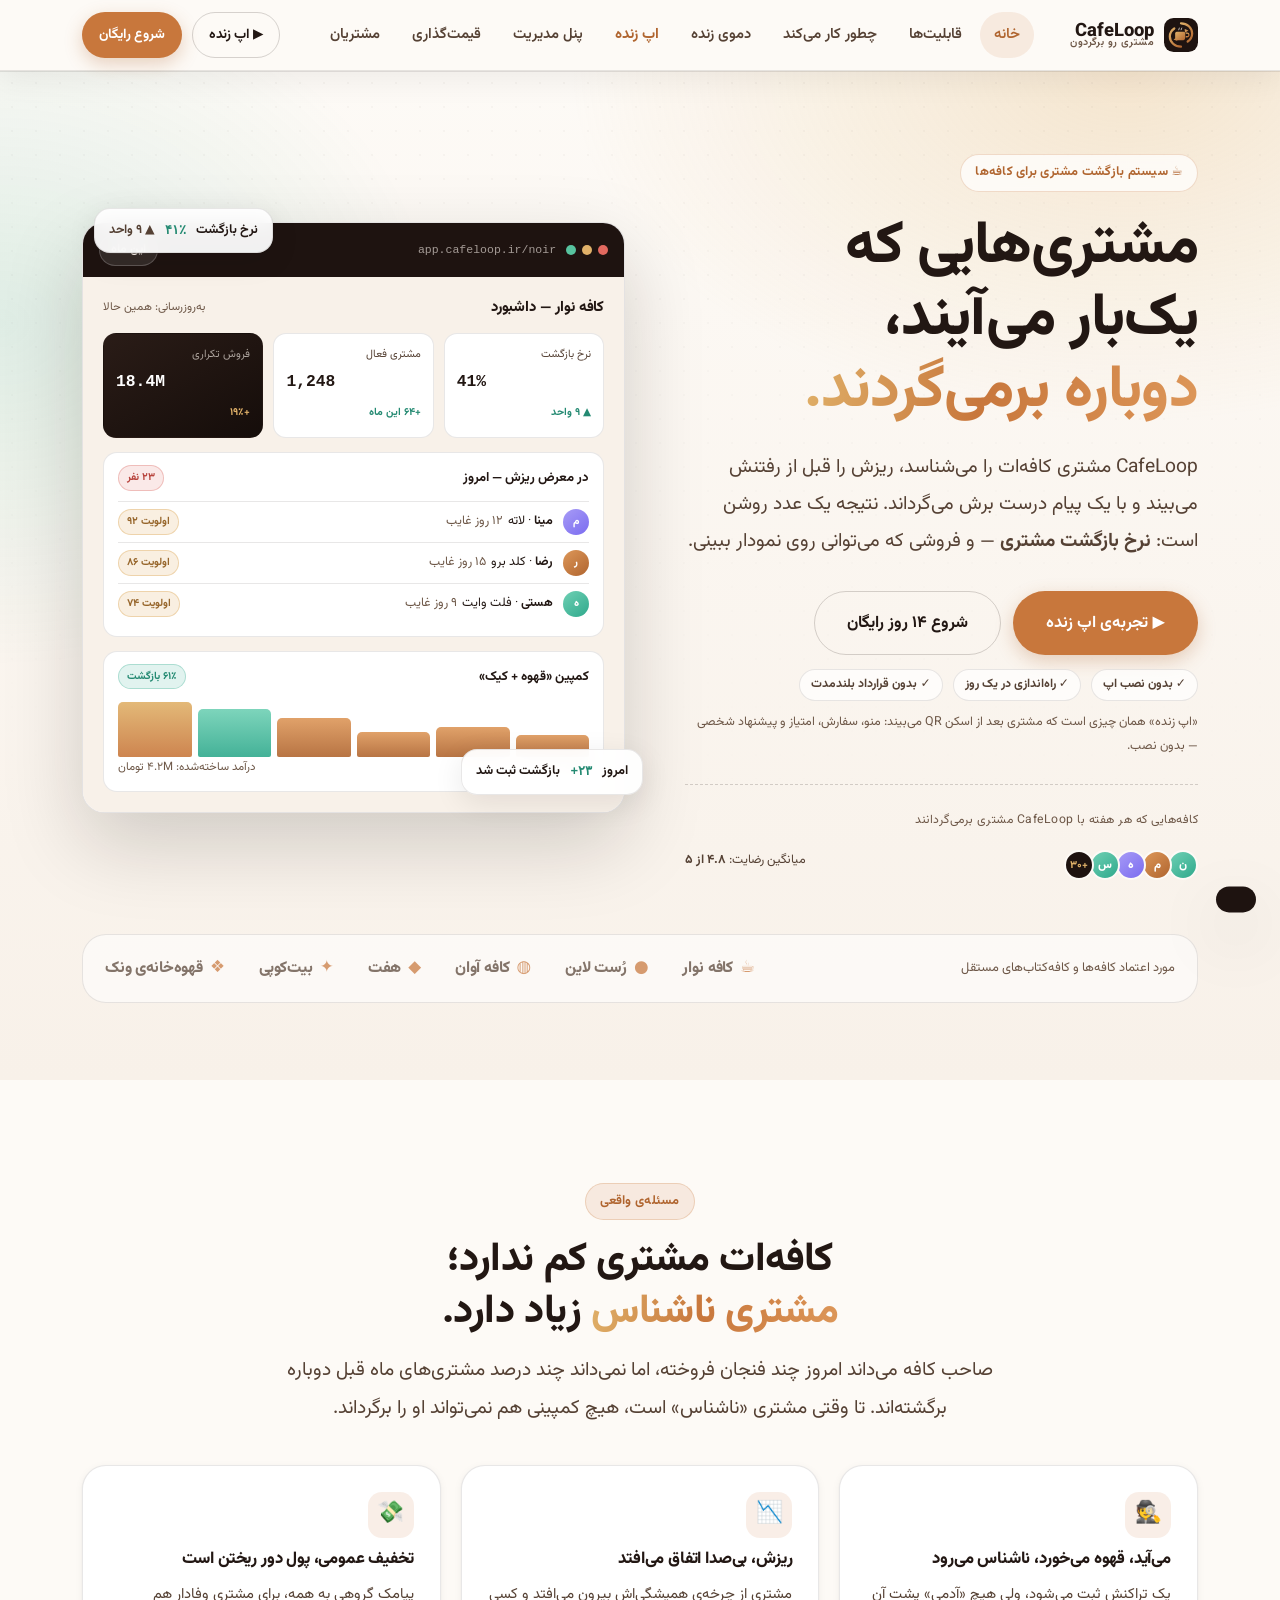
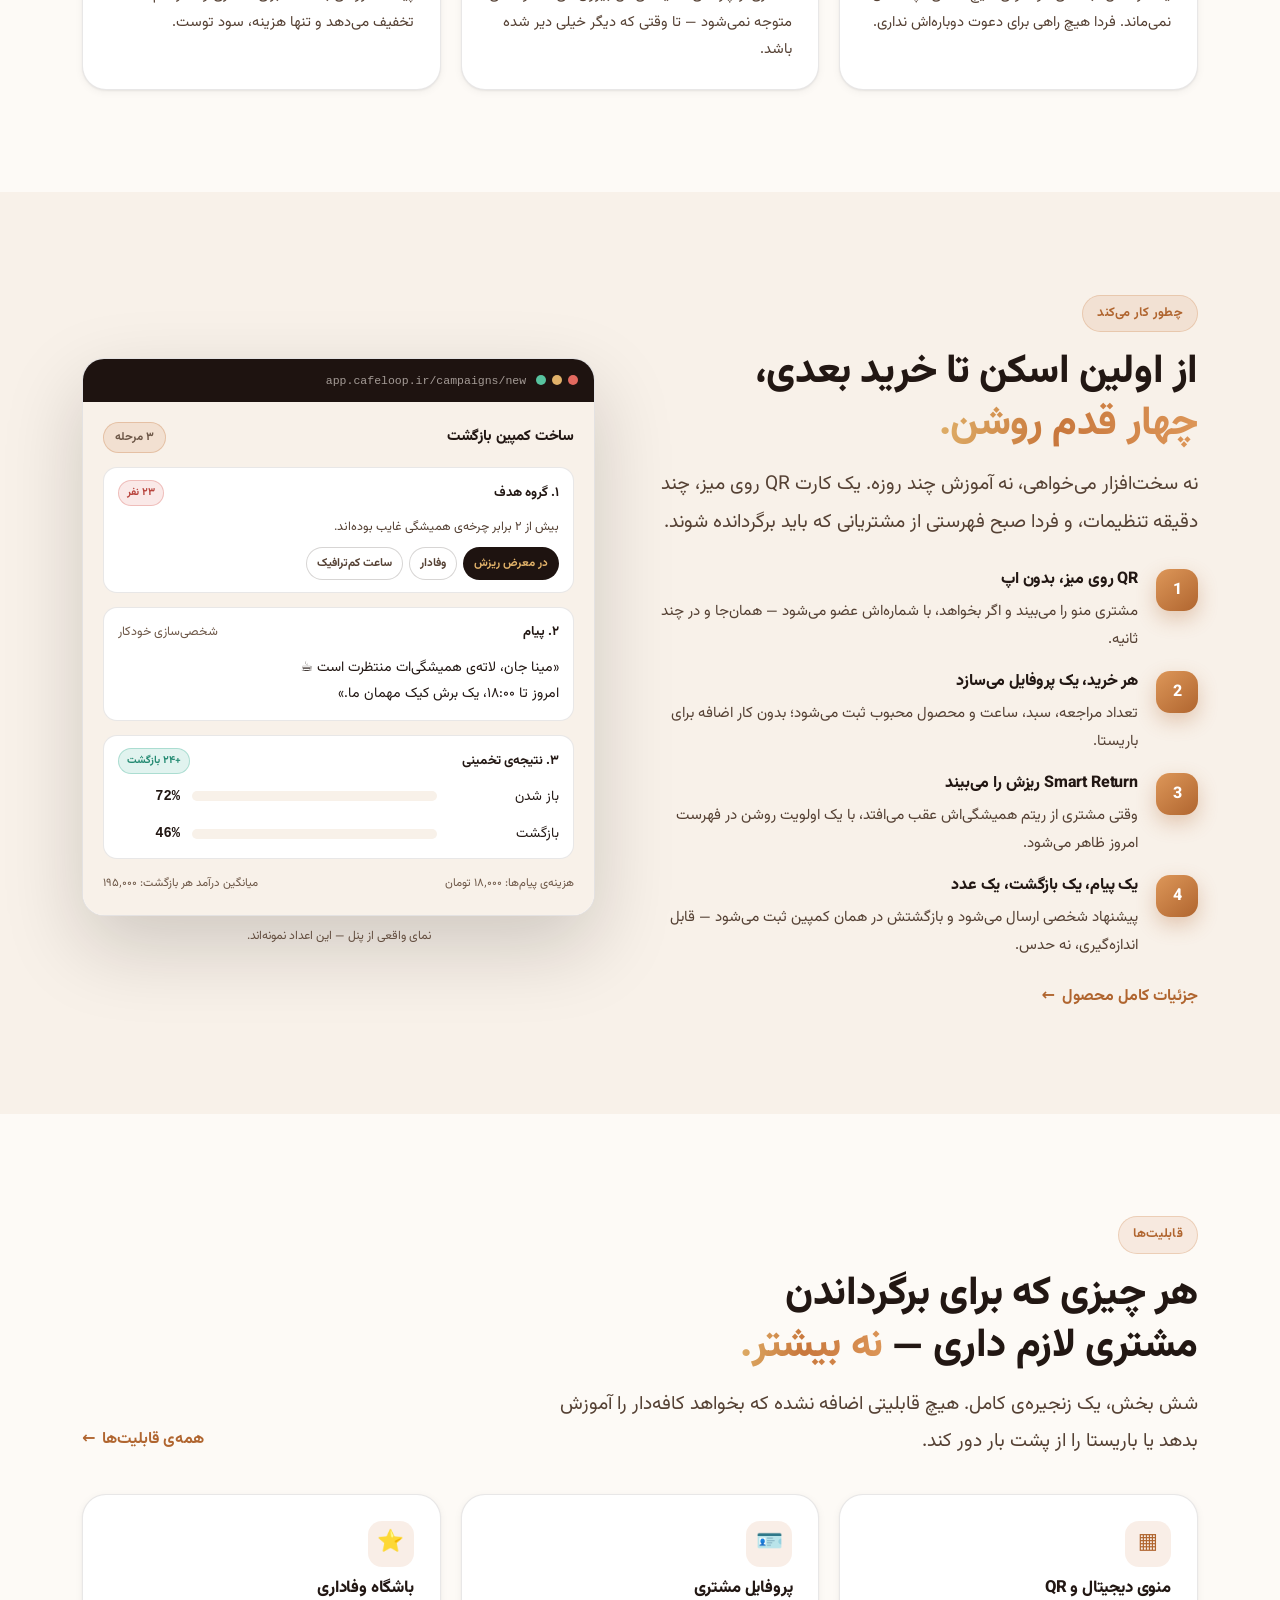
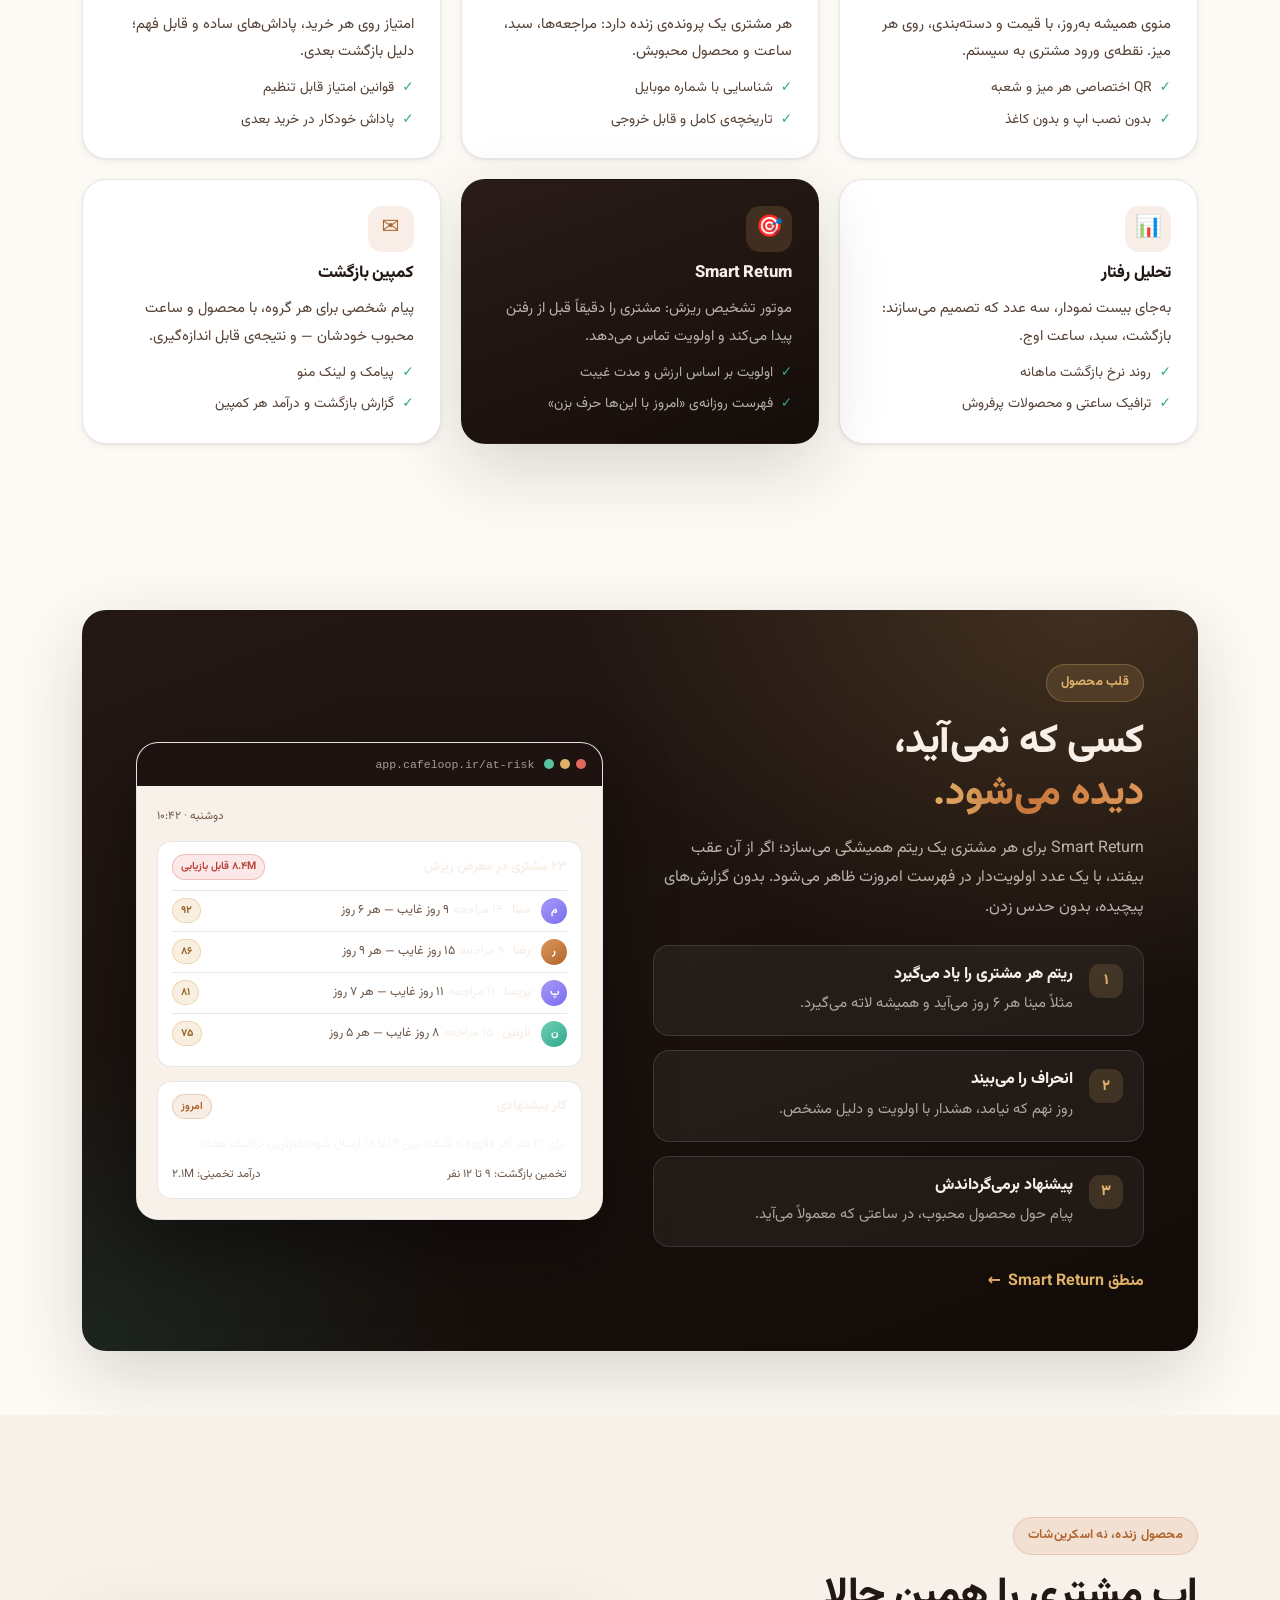
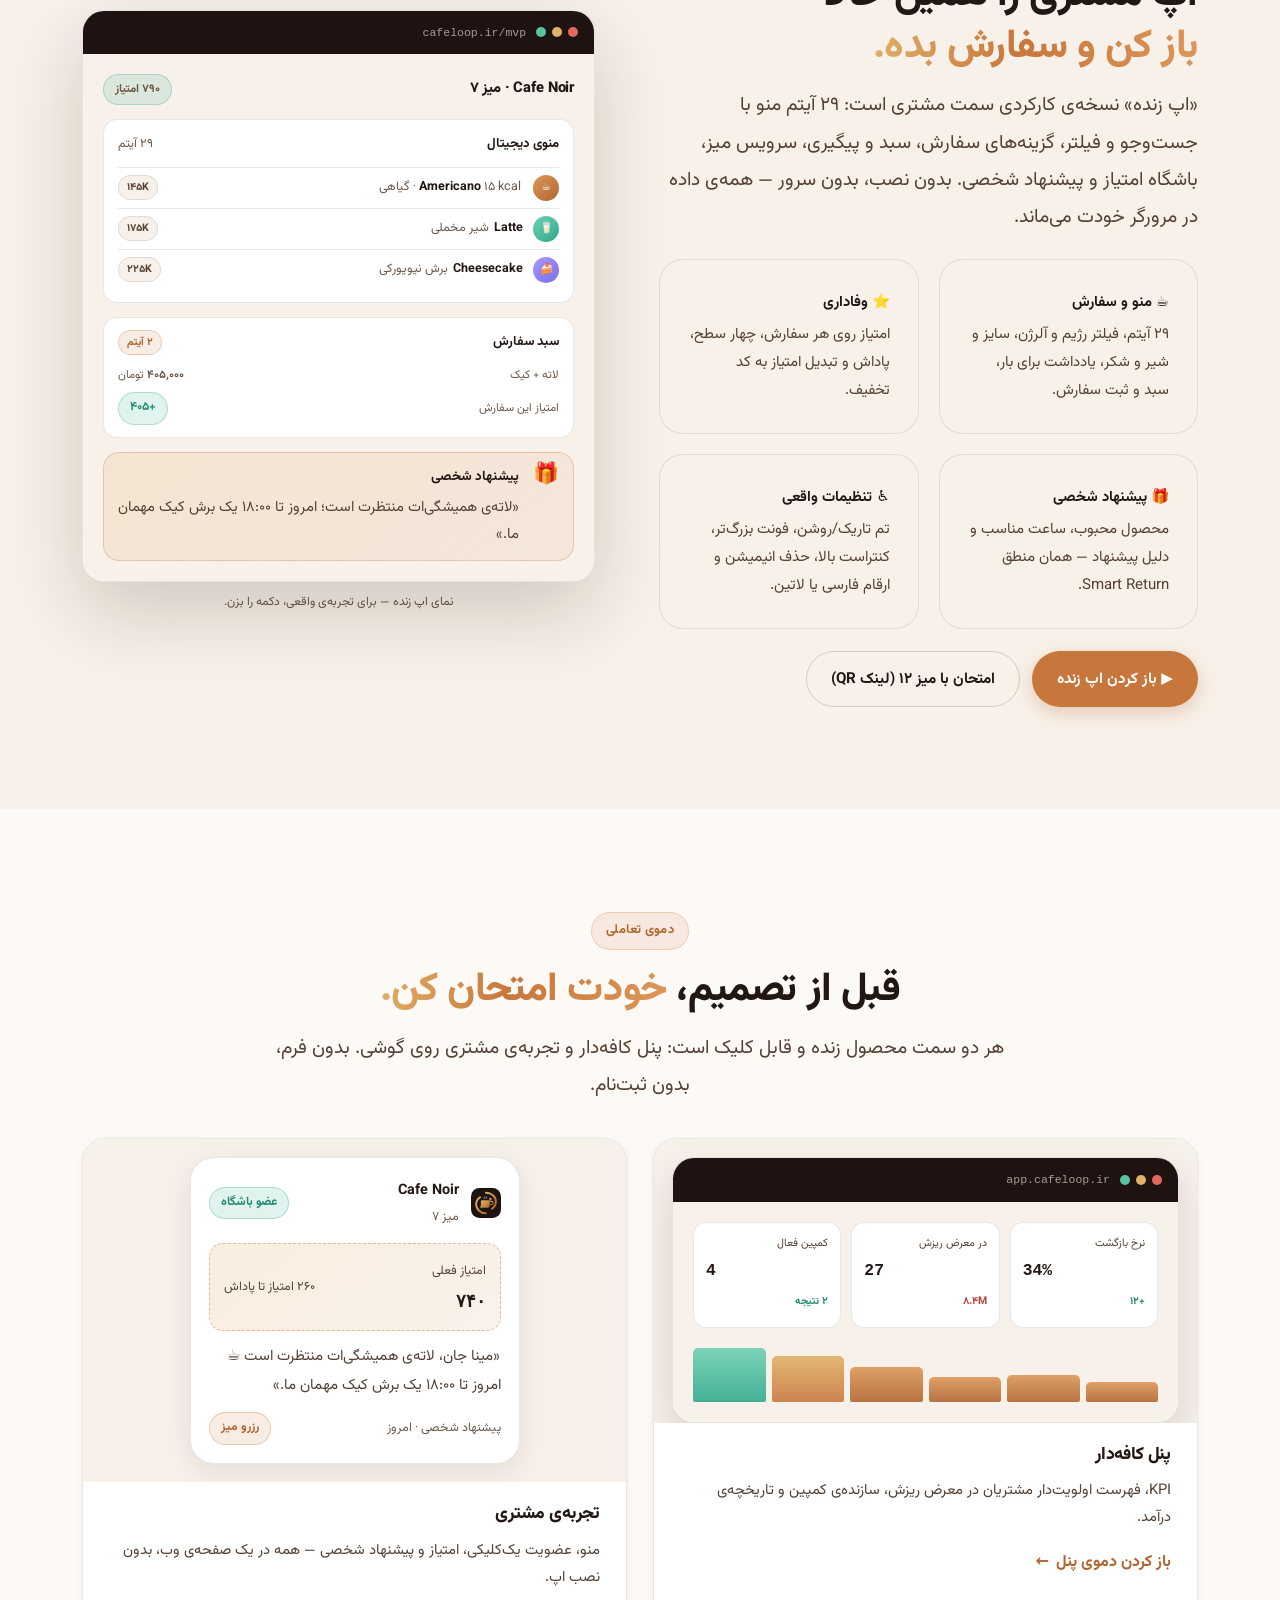
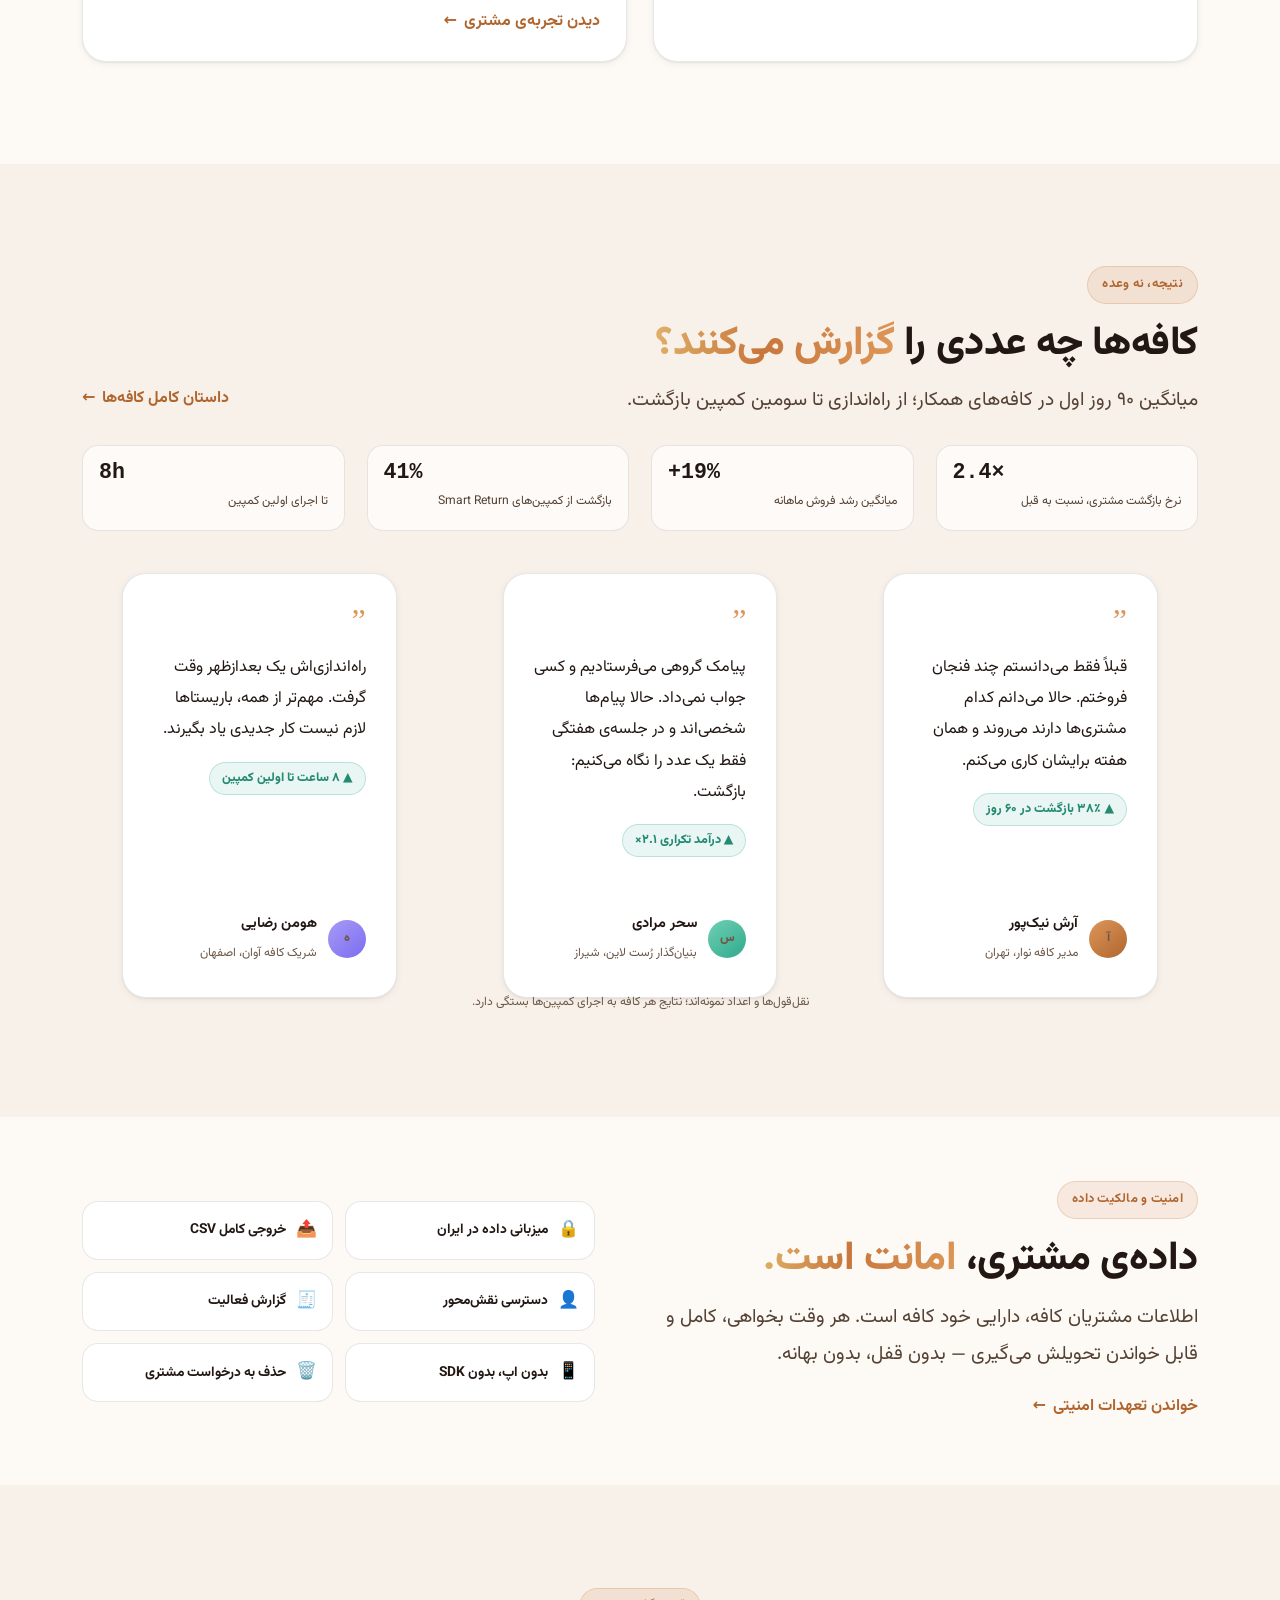
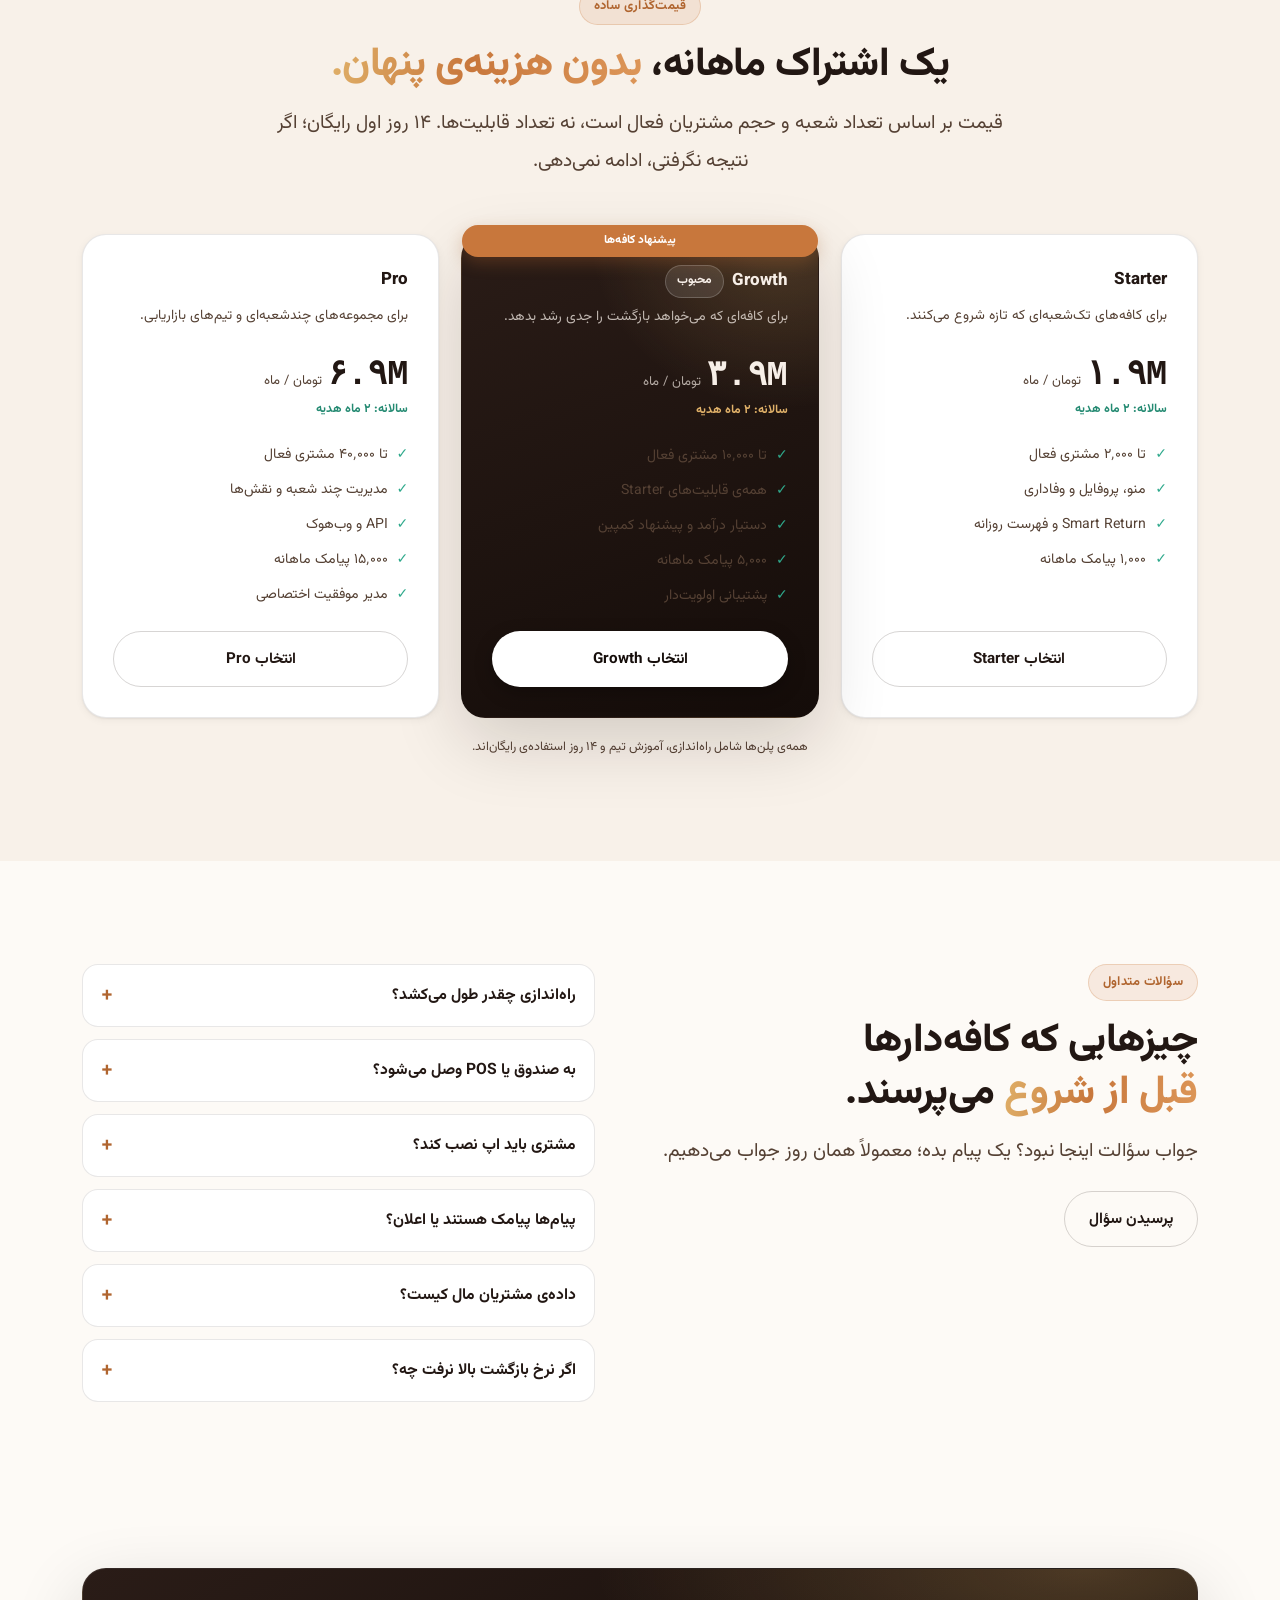
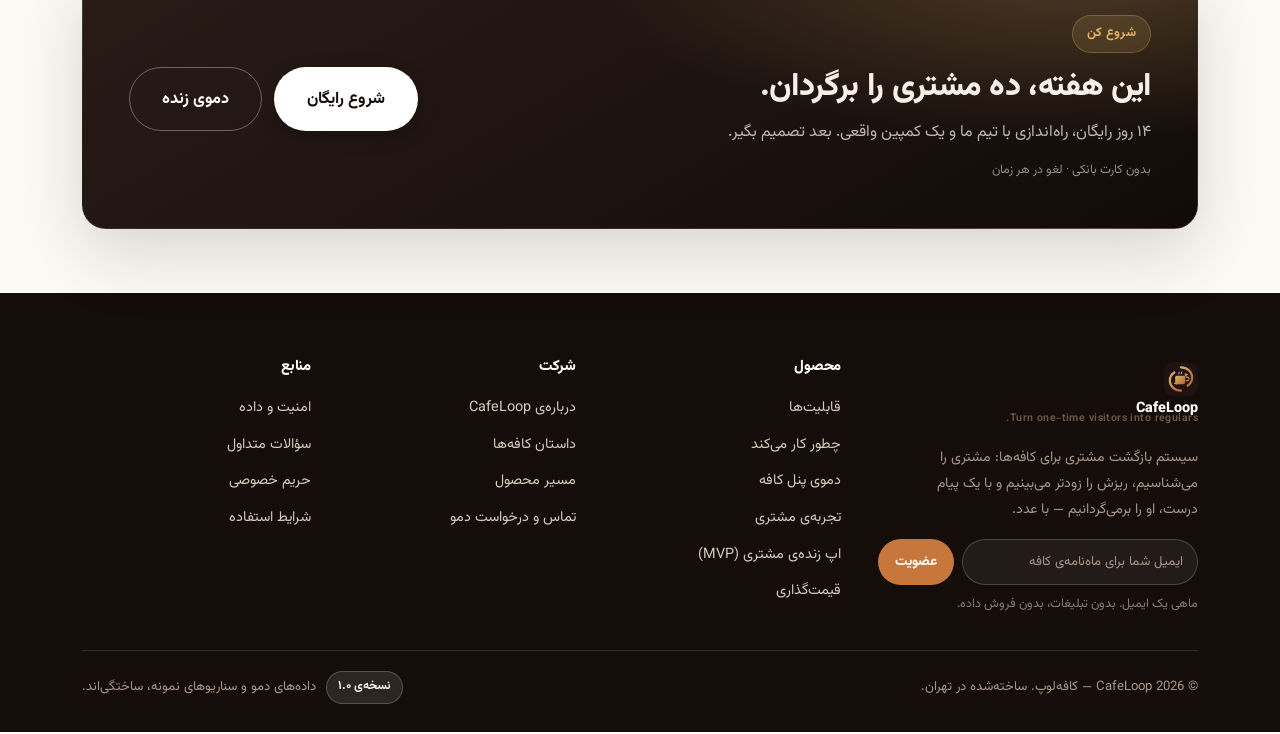
<file: index.html>
<!DOCTYPE html>
<html lang="fa" dir="rtl">
<head>
<meta charset="utf-8">
<meta name="viewport" content="width=device-width, initial-scale=1, viewport-fit=cover">
<title>CafeLoop — مشتری‌های یک‌بار مصرف را به مشتری همیشگی تبدیل کن</title>
<meta name="description" content="CafeLoop سیستم بازگشت مشتری برای کافه‌هاست: شناسایی مشتری، باشگاه وفاداری، تشخیص ریزش و کمپین شخصی — با اندازه‌گیری نرخ بازگشت و درآمد.">
<meta name="theme-color" content="#150d0a">
<link rel="canonical" href="https://cafeloop.ir/">
<meta property="og:type" content="website">
<meta property="og:site_name" content="CafeLoop">
<meta property="og:title" content="CafeLoop — مشتری‌های یک‌بار مصرف را به مشتری همیشگی تبدیل کن">
<meta property="og:description" content="CafeLoop سیستم بازگشت مشتری برای کافه‌هاست: شناسایی مشتری، باشگاه وفاداری، تشخیص ریزش و کمپین شخصی — با اندازه‌گیری نرخ بازگشت و درآمد.">
<meta property="og:url" content="https://cafeloop.ir/">
<meta property="og:image" content="https://cafeloop.ir/assets/img/og.svg">
<meta property="og:locale" content="fa_IR">
<meta name="twitter:card" content="summary_large_image">
<link rel="icon" href="assets/img/logo.svg" type="image/svg+xml">
<link rel="apple-touch-icon" href="assets/img/logo.svg">
<link rel="manifest" href="site.webmanifest">
<link rel="preload" href="assets/fonts/Vazirmatn-Variable.woff2" as="font" type="font/woff2" crossorigin>
<link rel="stylesheet" href="assets/css/style.css">
<link rel="stylesheet" href="assets/css/mobile.css">
<script type="application/ld+json">
{
  "@context": "https://schema.org",
  "@type": "Organization",
  "name": "CafeLoop",
  "alternateName": "کافه‌لوپ",
  "url": "https://cafeloop.ir/",
  "logo": "https://cafeloop.ir/assets/img/logo.svg",
  "description": "سیستم بازگشت مشتری برای کافه‌ها: شناسایی مشتری، وفاداری، تشخیص ریزش و کمپین بازگشت با اندازه‌گیری درآمد.",
  "email": "hello@cafeloop.ir",
  "areaServed": { "@type": "Country", "name": "Iran" },
  "contactPoint": {
    "@type": "ContactPoint",
    "contactType": "sales",
    "telephone": "+98-21-91000000",
    "email": "hello@cafeloop.ir",
    "availableLanguage": ["fa"]
  }
}
</script>
<script type="application/ld+json">
{
  "@context": "https://schema.org",
  "@type": "SoftwareApplication",
  "name": "CafeLoop",
  "applicationCategory": "BusinessApplication",
  "operatingSystem": "Web",
  "url": "https://cafeloop.ir/",
  "description": "وب‌اپ بازگشت مشتری برای کافه‌ها: منوی دیجیتال، پروفایل مشتری، باشگاه وفاداری، موتور تشخیص ریزش و کمپین بازگشت شخصی.",
  "inLanguage": "fa",
  "featureList": [
    "منوی دیجیتال و QR",
    "پروفایل و باشگاه وفاداری مشتری",
    "تحلیل رفتار و نرخ بازگشت",
    "Smart Return",
    "کمپین بازگشت و گزارش درآمد"
  ],
  "offers": [
    { "@type": "Offer", "name": "Starter", "price": "1900000", "priceCurrency": "IRR" },
    { "@type": "Offer", "name": "Growth", "price": "3900000", "priceCurrency": "IRR" },
    { "@type": "Offer", "name": "Pro", "price": "6900000", "priceCurrency": "IRR" }
  ]
}
</script>
<script type="application/ld+json">
{
  "@context": "https://schema.org",
  "@type": "FAQPage",
  "mainEntity": [
    {
      "@type": "Question",
      "name": "راه‌اندازی چقدر طول می‌کشد؟",
      "acceptedAnswer": { "@type": "Answer", "text": "برای یک کافه‌ی تک‌شعبه معمولاً یک روز کاری: ساخت حساب، ورود منو، چاپ کارت QR و آموزش ۲۰ دقیقه‌ای تیم. اولین کمپین بازگشت را می‌توان همان هفته اجرا کرد." }
    },
    {
      "@type": "Question",
      "name": "به صندوق یا POS وصل می‌شود؟",
      "acceptedAnswer": { "@type": "Answer", "text": "لازم نیست. خریدها از طریق منو و لینک هر میز ثبت می‌شوند و در نسخه‌ی Pro امکان اتصال به صندوق از طریق API وجود دارد." }
    },
    {
      "@type": "Question",
      "name": "مشتری باید اپ نصب کند؟",
      "acceptedAnswer": { "@type": "Answer", "text": "نه. همه‌چیز در مرورگر گوشی اجرا می‌شود: اسکن QR، دیدن منو، عضویت با یک شماره و دریافت پیشنهاد." }
    },
    {
      "@type": "Question",
      "name": "پیام‌ها پیامک هستند یا اعلان؟",
      "acceptedAnswer": { "@type": "Answer", "text": "پیامک، چون باز شدنش از اعلان بیشتر است. هر پلن سهمیه‌ی ماهانه دارد و می‌توان پیام اضافه خرید." }
    },
    {
      "@type": "Question",
      "name": "داده‌ی مشتریان مال کیست؟",
      "acceptedAnswer": { "@type": "Answer", "text": "مال کافه است. خروجی کامل CSV هر زمان در دسترس است و داده بین کافه‌ها به اشتراک گذاشته یا فروخته نمی‌شود." }
    },
    {
      "@type": "Question",
      "name": "اگر نرخ بازگشت بالا نرفت چه؟",
      "acceptedAnswer": { "@type": "Answer", "text": "۱۴ روز اول رایگان است و قرارداد بلندمدت نداریم. اگر در ۶۰ روز اول بهبود قابل اندازه‌گیری نبود، هزینه‌ی آن دوره بازگردانده می‌شود." }
    }
  ]
}
</script>
</head>
<body class="">
<a class="skip-link" href="#main">رفتن به محتوای اصلی</a>
<div class="scroll-progress" aria-hidden="true"><span data-progress></span></div>

<header class="site-header">
  <div class="container nav">
    <a class="brand" href="index.html" aria-label="CafeLoop — صفحه‌ی اصلی">
      <img class="brand__mark" src="assets/img/logo.svg" alt="" width="36" height="36">
      <span class="brand__text">CafeLoop<span class="brand__sub">مشتری رو برگردون</span></span>
    </a>
    <nav class="nav__links" id="navLinks" aria-label="منوی اصلی">
      <a href="index.html" aria-current="page">خانه</a>
      <a href="features.html">قابلیت‌ها</a>
      <a href="how-it-works.html">چطور کار می‌کند</a>
      <a href="demo.html">دموی زنده</a>
      <a href="mvp.html">اپ زنده</a>
      <a href="admin.html">پنل مدیریت</a>
      <a href="pricing.html">قیمت‌گذاری</a>
      <a href="customers.html">مشتریان</a>
    </nav>
    <div class="nav__actions">
      <a class="btn btn--sm btn--ghost btn--nav-app" href="mvp.html">▶ اپ زنده</a>
      <a class="btn btn--sm btn--nav-cta" href="contact.html">شروع رایگان</a>
      <button class="nav__toggle" type="button" aria-label="منو" aria-expanded="false" aria-controls="navLinks"><span></span></button>
    </div>
  </div>
</header>

<main id="main">
  <!-- ======================= HERO ======================= -->
  <section class="hero hero--home">
    <div class="container hero__inner">
      <div class="reveal">
        <span class="eyebrow">☕ سیستم بازگشت مشتری برای کافه‌ها</span>
        <h1 class="h1 hero__title">مشتری‌هایی که یک‌بار می‌آیند،<br><span class="grad">دوباره برمی‌گردند.</span></h1>
        <p class="lead hero__lead">
          CafeLoop مشتری کافه‌ات را می‌شناسد، ریزش را قبل از رفتنش می‌بیند و با یک پیام درست
          برش می‌گرداند. نتیجه یک عدد روشن است: <b>نرخ بازگشت مشتری</b> — و فروشی که می‌توانی روی نمودار ببینی.
        </p>
        <div class="hero__actions">
          <a class="btn btn--lg" href="mvp.html">▶ تجربه‌ی اپ زنده</a>
          <a class="btn btn--lg btn--ghost" href="contact.html">شروع ۱۴ روز رایگان</a>
        </div>
        <div class="hero__cta-note">
          <span class="pill">✓ بدون نصب اپ</span>
          <span class="pill">✓ راه‌اندازی در یک روز</span>
          <span class="pill">✓ بدون قرارداد بلندمدت</span>
        </div>
        <p class="tiny faint" style="margin-top:10px">
          «اپ زنده» همان چیزی است که مشتری بعد از اسکن QR می‌بیند: منو، سفارش، امتیاز و پیشنهاد شخصی — بدون نصب.
        </p>

        <div class="hero__trust">
          <span class="hero__trust-label">کافه‌هایی که هر هفته با CafeLoop مشتری برمی‌گردانند</span>
          <div class="row row--between" style="margin-top:6px">
            <div class="hero__avatars" aria-hidden="true">
              <span class="avatar avatar--mint">ن</span>
              <span class="avatar">م</span>
              <span class="avatar avatar--violet">ه</span>
              <span class="avatar avatar--mint">س</span>
              <span class="more">+۳۰</span>
            </div>
            <div class="tiny muted">میانگین رضایت: <b>۴.۸ از ۵</b></div>
          </div>
        </div>
      </div>

      <div class="hero__visual reveal" data-delay="120">
        <div class="hero__float hero__float--retention">نرخ بازگشت <b>۴۱٪</b> <span class="tiny muted">▲ ۹ واحد</span></div>
        <div class="mock">
          <div class="mock__bar">
            <span class="mock__dots" aria-hidden="true"><i></i><i></i><i></i></span>
            <span class="mock__url">app.cafeloop.ir/noir</span>
            <span class="pill pill--ghost-light tiny" style="margin-inline-start:auto">این ماه</span>
          </div>
          <div class="mock__body">
            <div class="mock__head">
              <h4>کافه نوار — داشبورد</h4>
              <span>به‌روزرسانی: همین حالا</span>
            </div>
            <div class="mock-kpis">
              <div class="mock-kpi"><span>نرخ بازگشت</span><b>41%</b><em>▲ ۹ واحد</em></div>
              <div class="mock-kpi"><span>مشتری فعال</span><b>1,248</b><em>+۶۴ این ماه</em></div>
              <div class="mock-kpi mock-kpi--dark"><span>فروش تکراری</span><b>18.4M</b><em>+۱۹٪</em></div>
            </div>

            <div class="mock-panel">
              <div class="mock-panel__head">
                <b>در معرض ریزش — امروز</b>
                <span class="pill pill--danger">۲۳ نفر</span>
              </div>
              <div class="mock-row">
                <span class="avatar avatar--violet">م</span>
                <div><b>مینا</b> · لاته <span class="tiny faint">۱۲ روز غایب</span></div>
                <span class="pill pill--warn">اولویت ۹۲</span>
              </div>
              <div class="mock-row">
                <span class="avatar">ر</span>
                <div><b>رضا</b> · کلد برو <span class="tiny faint">۱۵ روز غایب</span></div>
                <span class="pill pill--warn">اولویت ۸۶</span>
              </div>
              <div class="mock-row">
                <span class="avatar avatar--mint">ه</span>
                <div><b>هستی</b> · فلت وایت <span class="tiny faint">۹ روز غایب</span></div>
                <span class="pill pill--warn">اولویت ۷۴</span>
              </div>
            </div>

            <div class="mock-panel">
              <div class="mock-panel__head">
                <b>کمپین «قهوه + کیک»</b>
                <span class="pill pill--ok">۶۱٪ بازگشت</span>
              </div>
              <div class="mock-chart" aria-hidden="true">
                <i style="height:38%"></i><i style="height:52%"></i><i style="height:44%"></i>
                <i style="height:68%"></i><i class="is-mint" style="height:84%"></i><i class="is-peak" style="height:96%"></i>
              </div>
              <div class="mock-foot"><span>هفته ۱</span><span>درآمد ساخته‌شده: ۴.۲M تومان</span></div>
            </div>
          </div>
        </div>
        <div class="hero__float hero__float--revenue">امروز <b>+۲۳</b> بازگشت ثبت شد</div>
      </div>
    </div>

    <div class="container" style="position:relative;z-index:1;margin-top:clamp(34px,5vw,54px)">
      <div class="logo-strip reveal">
        <p>مورد اعتماد کافه‌ها و کافه‌کتاب‌های مستقل</p>
        <ul aria-label="کافه‌های همراه">
          <li><i>☕</i>کافه نوار</li>
          <li><i>●</i>رُست لاین</li>
          <li><i>◍</i>کافه آوان</li>
          <li><i>◆</i>هفت</li>
          <li><i>✦</i>بیت‌کوپی</li>
          <li><i>❖</i>قهوه‌خانه‌ی ونک</li>
        </ul>
      </div>
    </div>
  </section>

  <!-- ======================= PROBLEM ======================= -->
  <section class="section">
    <div class="container">
      <div class="section-head section-head--center reveal">
        <span class="eyebrow">مسئله‌ی واقعی</span>
        <h2 class="h2">کافه‌ات مشتری کم ندارد؛<br><span class="grad">مشتری ناشناس</span> زیاد دارد.</h2>
        <p class="lead">
          صاحب کافه می‌داند امروز چند فنجان فروخته، اما نمی‌داند چند درصد مشتری‌های ماه قبل
          دوباره برگشته‌اند. تا وقتی مشتری «ناشناس» است، هیچ کمپینی هم نمی‌تواند او را برگرداند.
        </p>
      </div>

      <div class="feature-grid" style="margin-top:38px">
        <article class="feature reveal">
          <div class="feature__icon">🕵️</div>
          <h3>می‌آید، قهوه می‌خورد، ناشناس می‌رود</h3>
          <p>یک تراکنش ثبت می‌شود، ولی هیچ «آدمی» پشت آن نمی‌ماند. فردا هیچ راهی برای دعوت دوباره‌اش نداری.</p>
        </article>
        <article class="feature reveal" data-delay="80">
          <div class="feature__icon">📉</div>
          <h3>ریزش، بی‌صدا اتفاق می‌افتد</h3>
          <p>مشتری از چرخه‌ی همیشگی‌اش بیرون می‌افتد و کسی متوجه نمی‌شود — تا وقتی که دیگر خیلی دیر شده باشد.</p>
        </article>
        <article class="feature reveal" data-delay="160">
          <div class="feature__icon">💸</div>
          <h3>تخفیف عمومی، پول دور ریختن است</h3>
          <p>پیامک گروهی به همه، برای مشتری وفادار هم تخفیف می‌دهد و تنها هزینه، سود توست.</p>
        </article>
      </div>
    </div>
  </section>

  <!-- ======================= HOW IT WORKS ======================= -->
  <section class="section section--soft">
    <div class="container split">
      <div class="reveal">
        <span class="eyebrow">چطور کار می‌کند</span>
        <h2 class="h2" style="margin-top:14px">از اولین اسکن تا خرید بعدی،<br><span class="grad">چهار قدم روشن.</span></h2>
        <p class="lead" style="margin-top:16px">
          نه سخت‌افزار می‌خواهی، نه آموزش چند روزه. یک کارت QR روی میز، چند دقیقه تنظیمات،
          و فردا صبح فهرستی از مشتریانی که باید برگردانده شوند.
        </p>
        <div class="steps" style="margin-top:28px">
          <div class="step">
            <h4>QR روی میز، بدون اپ</h4>
            <p>مشتری منو را می‌بیند و اگر بخواهد، با شماره‌اش عضو می‌شود — همان‌جا و در چند ثانیه.</p>
          </div>
          <div class="step">
            <h4>هر خرید، یک پروفایل می‌سازد</h4>
            <p>تعداد مراجعه، سبد، ساعت و محصول محبوب ثبت می‌شود؛ بدون کار اضافه برای باریستا.</p>
          </div>
          <div class="step">
            <h4>Smart Return ریزش را می‌بیند</h4>
            <p>وقتی مشتری از ریتم همیشگی‌اش عقب می‌افتد، با یک اولویت روشن در فهرست امروز ظاهر می‌شود.</p>
          </div>
          <div class="step">
            <h4>یک پیام، یک بازگشت، یک عدد</h4>
            <p>پیشنهاد شخصی ارسال می‌شود و بازگشتش در همان کمپین ثبت می‌شود — قابل اندازه‌گیری، نه حدس.</p>
          </div>
        </div>
        <a class="link-arrow" href="how-it-works.html" style="margin-top:22px">جزئیات کامل محصول</a>
      </div>

      <div class="reveal" data-delay="120">
        <div class="mock">
          <div class="mock__bar">
            <span class="mock__dots" aria-hidden="true"><i></i><i></i><i></i></span>
            <span class="mock__url">app.cafeloop.ir/campaigns/new</span>
          </div>
          <div class="mock__body">
            <div class="mock__head">
              <h4>ساخت کمپین بازگشت</h4>
              <span class="pill pill--brand">۳ مرحله</span>
            </div>
            <div class="mock-panel">
              <div class="mock-panel__head"><b>۱. گروه هدف</b><span class="pill pill--danger">۲۳ نفر</span></div>
              <p class="tiny muted" style="margin-bottom:8px">بیش از ۲ برابر چرخه‌ی همیشگی غایب بوده‌اند.</p>
              <div class="row" style="gap:6px">
                <span class="chip is-active" style="font-size:.72rem;padding:5px 10px">در معرض ریزش</span>
                <span class="chip" style="font-size:.72rem;padding:5px 10px">وفادار</span>
                <span class="chip" style="font-size:.72rem;padding:5px 10px">ساعت کم‌ترافیک</span>
              </div>
            </div>
            <div class="mock-panel">
              <div class="mock-panel__head"><b>۲. پیام</b><span class="tiny faint">شخصی‌سازی خودکار</span></div>
              <p class="small" style="line-height:1.9">
                «مینا جان، لاته‌ی همیشگی‌ات منتظرت است ☕<br>
                امروز تا ۱۸:۰۰، یک برش کیک مهمان ما.»
              </p>
            </div>
            <div class="mock-panel">
              <div class="mock-panel__head"><b>۳. نتیجه‌ی تخمینی</b><span class="pill pill--ok">+۲۴ بازگشت</span></div>
              <div class="bar-list">
                <div class="bar-row"><span>باز شدن</span><span class="bar-track"><span class="bar-fill" data-value="72"></span></span><span class="bar-value">72%</span></div>
                <div class="bar-row"><span>بازگشت</span><span class="bar-track"><span class="bar-fill bar-fill--mint" data-value="46"></span></span><span class="bar-value">46%</span></div>
              </div>
            </div>
            <div class="mock-foot"><span>هزینه‌ی پیام‌ها: ۱۸٬۰۰۰ تومان</span><span>میانگین درآمد هر بازگشت: ۱۹۵٬۰۰۰</span></div>
          </div>
        </div>
        <p class="figure-note center">نمای واقعی از پنل — این اعداد نمونه‌اند.</p>
      </div>
    </div>
  </section>

  <!-- ======================= FEATURES ======================= -->
  <section class="section">
    <div class="container">
      <div class="section-head section-head--split reveal">
        <div>
          <span class="eyebrow">قابلیت‌ها</span>
          <h2 class="h2" style="margin-top:14px">هر چیزی که برای برگرداندن مشتری لازم داری — <span class="grad">نه بیشتر.</span></h2>
          <p class="lead" style="margin-top:14px">
            شش بخش، یک زنجیره‌ی کامل. هیچ قابلیتی اضافه نشده که بخواهد کافه‌دار را آموزش بدهد
            یا باریستا را از پشت بار دور کند.
          </p>
        </div>
        <a class="link-arrow" href="features.html">همه‌ی قابلیت‌ها</a>
      </div>

      <div class="feature-grid" style="margin-top:34px">
        <article class="feature reveal">
          <div class="feature__icon">▦</div>
          <h3>منوی دیجیتال و QR</h3>
          <p>منوی همیشه به‌روز، با قیمت و دسته‌بندی، روی هر میز. نقطه‌ی ورود مشتری به سیستم.</p>
          <ul><li>QR اختصاصی هر میز و شعبه</li><li>بدون نصب اپ و بدون کاغذ</li></ul>
        </article>
        <article class="feature reveal" data-delay="60">
          <div class="feature__icon">🪪</div>
          <h3>پروفایل مشتری</h3>
          <p>هر مشتری یک پرونده‌ی زنده دارد: مراجعه‌ها، سبد، ساعت و محصول محبوبش.</p>
          <ul><li>شناسایی با شماره موبایل</li><li>تاریخچه‌ی کامل و قابل خروجی</li></ul>
        </article>
        <article class="feature reveal" data-delay="120">
          <div class="feature__icon">⭐</div>
          <h3>باشگاه وفاداری</h3>
          <p>امتیاز روی هر خرید، پاداش‌های ساده و قابل فهم؛ دلیل بازگشت بعدی.</p>
          <ul><li>قوانین امتیاز قابل تنظیم</li><li>پاداش خودکار در خرید بعدی</li></ul>
        </article>
        <article class="feature reveal">
          <div class="feature__icon">📊</div>
          <h3>تحلیل رفتار</h3>
          <p>به‌جای بیست نمودار، سه عدد که تصمیم می‌سازند: بازگشت، سبد، ساعت اوج.</p>
          <ul><li>روند نرخ بازگشت ماهانه</li><li>ترافیک ساعتی و محصولات پرفروش</li></ul>
        </article>
        <article class="feature feature--highlight reveal" data-delay="60">
          <div class="feature__icon">🎯</div>
          <h3>Smart Return</h3>
          <p>موتور تشخیص ریزش: مشتری را دقیقاً قبل از رفتن پیدا می‌کند و اولویت تماس می‌دهد.</p>
          <ul><li>اولویت بر اساس ارزش و مدت غیبت</li><li>فهرست روزانه‌ی «امروز با این‌ها حرف بزن»</li></ul>
        </article>
        <article class="feature reveal" data-delay="120">
          <div class="feature__icon">✉️</div>
          <h3>کمپین بازگشت</h3>
          <p>پیام شخصی برای هر گروه، با محصول و ساعت محبوب خودشان — و نتیجه‌ی قابل اندازه‌گیری.</p>
          <ul><li>پیامک و لینک منو</li><li>گزارش بازگشت و درآمد هر کمپین</li></ul>
        </article>
      </div>
    </div>
  </section>

  <!-- ======================= SMART RETURN SPOTLIGHT ======================= -->
  <section class="section section--tight">
    <div class="container">
      <div class="spotlight reveal">
        <div>
          <span class="eyebrow">قلب محصول</span>
          <h2 class="h2">کسی که نمی‌آید،<br><span class="grad">دیده می‌شود.</span></h2>
          <p>
            Smart Return برای هر مشتری یک ریتم همیشگی می‌سازد؛ اگر از آن عقب بیفتد،
            با یک عدد اولویت‌دار در فهرست امروزت ظاهر می‌شود. بدون گزارش‌های پیچیده،
            بدون حدس زدن.
          </p>
          <div class="flow" style="margin-top:22px">
            <div class="flow__item">
              <span class="flow__num">۱</span>
              <div><h4>ریتم هر مشتری را یاد می‌گیرد</h4><p>مثلاً مینا هر ۶ روز می‌آید و همیشه لاته می‌گیرد.</p></div>
            </div>
            <div class="flow__item">
              <span class="flow__num">۲</span>
              <div><h4>انحراف را می‌بیند</h4><p>روز نهم که نیامد، هشدار با اولویت و دلیل مشخص.</p></div>
            </div>
            <div class="flow__item">
              <span class="flow__num">۳</span>
              <div><h4>پیشنهاد برمی‌گرداندش</h4><p>پیام حول محصول محبوب، در ساعتی که معمولاً می‌آید.</p></div>
            </div>
          </div>
          <a class="link-arrow" href="features.html#smart-return" style="margin-top:20px">منطق Smart Return</a>
        </div>

        <div class="mock">
          <div class="mock__bar">
            <span class="mock__dots" aria-hidden="true"><i></i><i></i><i></i></span>
            <span class="mock__url">app.cafeloop.ir/at-risk</span>
          </div>
          <div class="mock__body">
            <div class="mock__head">
              <h4>فهرست امروز</h4>
              <span>دوشنبه · ۱۰:۴۲</span>
            </div>
            <div class="mock-panel">
              <div class="mock-panel__head">
                <b>۲۳ مشتری در معرض ریزش</b>
                <span class="pill pill--danger">۸.۴M قابل بازیابی</span>
              </div>
              <div class="mock-row">
                <span class="avatar avatar--violet">م</span>
                <div><b>مینا</b> · ۱۴ مراجعه <span class="tiny faint">۹ روز غایب — هر ۶ روز</span></div>
                <span class="pill pill--warn">۹۲</span>
              </div>
              <div class="mock-row">
                <span class="avatar">ر</span>
                <div><b>رضا</b> · ۹ مراجعه <span class="tiny faint">۱۵ روز غایب — هر ۹ روز</span></div>
                <span class="pill pill--warn">۸۶</span>
              </div>
              <div class="mock-row">
                <span class="avatar avatar--violet">پ</span>
                <div><b>پریسا</b> · ۱۱ مراجعه <span class="tiny faint">۱۱ روز غایب — هر ۷ روز</span></div>
                <span class="pill pill--warn">۸۱</span>
              </div>
              <div class="mock-row">
                <span class="avatar avatar--mint">ن</span>
                <div><b>نازنین</b> · ۱۵ مراجعه <span class="tiny faint">۸ روز غایب — هر ۵ روز</span></div>
                <span class="pill pill--warn">۷۵</span>
              </div>
            </div>
            <div class="mock-panel">
              <div class="mock-panel__head"><b>کار پیشنهادی</b><span class="pill pill--brand">امروز</span></div>
              <p class="tiny muted">برای ۲۱ نفر آفر «قهوه + کیک» بین ۱۴ تا ۱۸ ارسال شود؛ کم‌ترین ترافیک هفته.</p>
              <div class="mock-foot" style="margin-top:8px"><span>تخمین بازگشت: ۹ تا ۱۲ نفر</span><span>درآمد تخمینی: ۲.۱M</span></div>
            </div>
          </div>
        </div>
      </div>
    </div>
  </section>

  <!-- ======================= LIVE APP ======================= -->
  <section class="section section--soft" id="live-app">
    <div class="container split">
      <div class="reveal">
        <span class="eyebrow">محصول زنده، نه اسکرین‌شات</span>
        <h2 class="h2" style="margin-top:14px">اپ مشتری را همین حالا<br><span class="grad">باز کن و سفارش بده.</span></h2>
        <p class="lead" style="margin-top:14px">
          «اپ زنده» نسخه‌ی کارکردی سمت مشتری است: ۲۹ آیتم منو با جست‌وجو و فیلتر، گزینه‌های سفارش،
          سبد و پیگیری، سرویس میز، باشگاه امتیاز و پیشنهاد شخصی. بدون نصب، بدون سرور —
          همه‌ی داده در مرورگر خودت می‌ماند.
        </p>
        <div class="feature-grid" style="grid-template-columns:1fr 1fr;margin-top:22px">
          <div class="card card--flat"><b style="font-size:.92rem">☕ منو و سفارش</b><p class="tiny muted" style="margin-top:4px">۲۹ آیتم، فیلتر رژیم و آلرژن، سایز و شیر و شکر، یادداشت برای بار، سبد و ثبت سفارش.</p></div>
          <div class="card card--flat"><b style="font-size:.92rem">⭐ وفاداری</b><p class="tiny muted" style="margin-top:4px">امتیاز روی هر سفارش، چهار سطح، پاداش و تبدیل امتیاز به کد تخفیف.</p></div>
          <div class="card card--flat"><b style="font-size:.92rem">🎁 پیشنهاد شخصی</b><p class="tiny muted" style="margin-top:4px">محصول محبوب، ساعت مناسب و دلیل پیشنهاد — همان منطق Smart Return.</p></div>
          <div class="card card--flat"><b style="font-size:.92rem">♿ تنظیمات واقعی</b><p class="tiny muted" style="margin-top:4px">تم تاریک/روشن، فونت بزرگ‌تر، کنتراست بالا، حذف انیمیشن و ارقام فارسی یا لاتین.</p></div>
        </div>
        <div class="row" style="margin-top:22px">
          <a class="btn" href="mvp.html">▶ باز کردن اپ زنده</a>
          <a class="btn btn--ghost" href="mvp.html?table=12#menu">امتحان با میز ۱۲ (لینک QR)</a>
        </div>
      </div>

      <div class="reveal" data-delay="120">
        <div class="mock">
          <div class="mock__bar">
            <span class="mock__dots" aria-hidden="true"><i></i><i></i><i></i></span>
            <span class="mock__url">cafeloop.ir/mvp</span>
          </div>
          <div class="mock__body">
            <div class="mock__head"><h4>Cafe Noir · میز ۷</h4><span class="pill pill--ok">۷۹۰ امتیاز</span></div>
            <div class="mock-panel">
              <div class="mock-panel__head"><b>منوی دیجیتال</b><span class="tiny faint">۲۹ آیتم</span></div>
              <div class="mock-row"><span class="avatar">☕</span><div><b>Americano</b> <span class="tiny faint">۱۵ kcal · گیاهی</span></div><span class="pill">۱۴۵K</span></div>
              <div class="mock-row"><span class="avatar avatar--mint">🥛</span><div><b>Latte</b> <span class="tiny faint">شیر مخملی</span></div><span class="pill">۱۷۵K</span></div>
              <div class="mock-row"><span class="avatar avatar--violet">🍰</span><div><b>Cheesecake</b> <span class="tiny faint">برش نیویورکی</span></div><span class="pill">۲۲۵K</span></div>
            </div>
            <div class="mock-panel">
              <div class="mock-panel__head"><b>سبد سفارش</b><span class="pill pill--brand">۲ آیتم</span></div>
              <div class="mock-foot" style="margin-top:6px"><span>لاته + کیک</span><span><b>۴۰۵٬۰۰۰</b> تومان</span></div>
              <div class="mock-foot" style="margin-top:6px"><span>امتیاز این سفارش</span><span class="pill pill--ok">+۴۰۵</span></div>
            </div>
            <div class="ai-note" style="padding:12px 14px">
              <span class="ai-note__icon">🎁</span>
              <div><strong style="font-size:.84rem">پیشنهاد شخصی</strong><p class="tiny">«لاته‌ی همیشگی‌ات منتظرت است؛ امروز تا ۱۸:۰۰ یک برش کیک مهمان ما.»</p></div>
            </div>
          </div>
        </div>
        <p class="figure-note center">نمای اپ زنده — برای تجربه‌ی واقعی، دکمه را بزن.</p>
      </div>
    </div>
  </section>

  <!-- ======================= DEMOS ======================= -->
  <section class="section">
    <div class="container">
      <div class="section-head section-head--center reveal">
        <span class="eyebrow">دموی تعاملی</span>
        <h2 class="h2">قبل از تصمیم، <span class="grad">خودت امتحان کن.</span></h2>
        <p class="lead">
          هر دو سمت محصول زنده و قابل کلیک است: پنل کافه‌دار و تجربه‌ی مشتری روی گوشی.
          بدون فرم، بدون ثبت‌نام.
        </p>
      </div>

      <div class="demo-grid" style="margin-top:34px">
        <article class="demo-card reveal">
          <div class="demo-card__visual">
            <div class="mock">
              <div class="mock__bar">
                <span class="mock__dots" aria-hidden="true"><i></i><i></i><i></i></span>
                <span class="mock__url">app.cafeloop.ir</span>
              </div>
              <div class="mock__body" style="gap:10px">
                <div class="mock-kpis">
                  <div class="mock-kpi"><span>نرخ بازگشت</span><b>34%</b><em>+۱۲</em></div>
                  <div class="mock-kpi"><span>در معرض ریزش</span><b>27</b><em style="color:var(--berry-600)">۸.۴M</em></div>
                  <div class="mock-kpi"><span>کمپین فعال</span><b>4</b><em>۲ نتیجه</em></div>
                </div>
                <div class="mock-chart" aria-hidden="true">
                  <i style="height:34%"></i><i style="height:46%"></i><i style="height:42%"></i>
                  <i style="height:60%"></i><i class="is-peak" style="height:78%"></i><i class="is-mint" style="height:92%"></i>
                </div>
              </div>
            </div>
          </div>
          <div class="demo-card__body">
            <h3>پنل کافه‌دار</h3>
            <p>KPI، فهرست اولویت‌دار مشتریان در معرض ریزش، سازنده‌ی کمپین و تاریخچه‌ی درآمد.</p>
            <a class="link-arrow" href="demo.html">باز کردن دموی پنل</a>
          </div>
        </article>

        <article class="demo-card reveal" data-delay="90">
          <div class="demo-card__visual" style="display:grid;place-items:center;padding-bottom:18px">
            <div class="card" style="width:100%;max-width:330px;padding:18px;box-shadow:var(--shadow)">
              <div class="row row--between">
                <div class="row">
                  <img src="assets/img/logo.svg" alt="" width="30" height="30">
                  <div><b style="font-size:.9rem">Cafe Noir</b><div class="tiny faint">میز ۷</div></div>
                </div>
                <span class="pill pill--ok tiny">عضو باشگاه</span>
              </div>
              <div class="points-badge" style="margin-top:14px">
                <div><span class="tiny muted">امتیاز فعلی</span><br><b>۷۴۰</b></div>
                <span class="tiny muted">۲۶۰ امتیاز تا پاداش</span>
              </div>
              <p class="small" style="margin-top:12px;line-height:1.9">
                «مینا جان، لاته‌ی همیشگی‌ات منتظرت است ☕<br>
                امروز تا ۱۸:۰۰ یک برش کیک مهمان ما.»
              </p>
              <div class="row row--between" style="margin-top:12px">
                <span class="tiny faint">پیشنهاد شخصی · امروز</span>
                <span class="pill pill--brand tiny">رزرو میز</span>
              </div>
            </div>
          </div>
          <div class="demo-card__body">
            <h3>تجربه‌ی مشتری</h3>
            <p>منو، عضویت یک‌کلیکی، امتیاز و پیشنهاد شخصی — همه در یک صفحه‌ی وب، بدون نصب اپ.</p>
            <a class="link-arrow" href="customer.html">دیدن تجربه‌ی مشتری</a>
          </div>
        </article>
      </div>
    </div>
  </section>

  <!-- ======================= RESULTS ======================= -->
  <section class="section section--soft">
    <div class="container">
      <div class="section-head section-head--split reveal">
        <div>
          <span class="eyebrow">نتیجه، نه وعده</span>
          <h2 class="h2" style="margin-top:14px">کافه‌ها چه عددی را <span class="grad">گزارش می‌کنند؟</span></h2>
          <p class="lead" style="margin-top:12px">
            میانگین ۹۰ روز اول در کافه‌های همکار؛ از راه‌اندازی تا سومین کمپین بازگشت.
          </p>
        </div>
        <a class="link-arrow" href="customers.html">داستان کامل کافه‌ها</a>
      </div>

      <div class="proof-strip reveal" style="margin-top:26px">
        <div class="proof"><b>2.4×</b><span>نرخ بازگشت مشتری، نسبت به قبل</span></div>
        <div class="proof"><b>+19%</b><span>میانگین رشد فروش ماهانه</span></div>
        <div class="proof"><b>41%</b><span>بازگشت از کمپین‌های Smart Return</span></div>
        <div class="proof"><b>8h</b><span>تا اجرای اولین کمپین</span></div>
      </div>

      <div class="grid grid-3" style="margin-top:26px">
        <figure class="quote-card reveal">
          <span class="quote-card__mark" aria-hidden="true">”</span>
          <blockquote>
            قبلاً فقط می‌دانستم چند فنجان فروختم. حالا می‌دانم کدام مشتری‌ها دارند می‌روند
            و همان هفته برایشان کاری می‌کنم.
          </blockquote>
          <span class="quote-card__stat">▲ ۳۸٪ بازگشت در ۶۰ روز</span>
          <figcaption>
            <span class="avatar">آ</span>
            <div><b>آرش نیک‌پور</b><span>مدیر کافه نوار، تهران</span></div>
          </figcaption>
        </figure>
        <figure class="quote-card reveal" data-delay="80">
          <span class="quote-card__mark" aria-hidden="true">”</span>
          <blockquote>
            پیامک گروهی می‌فرستادیم و کسی جواب نمی‌داد. حالا پیام‌ها شخصی‌اند و
            در جلسه‌ی هفتگی فقط یک عدد را نگاه می‌کنیم: بازگشت.
          </blockquote>
          <span class="quote-card__stat">▲ درآمد تکراری ۲.۱×</span>
          <figcaption>
            <span class="avatar avatar--mint">س</span>
            <div><b>سحر مرادی</b><span>بنیان‌گذار رُست لاین، شیراز</span></div>
          </figcaption>
        </figure>
        <figure class="quote-card reveal" data-delay="160">
          <span class="quote-card__mark" aria-hidden="true">”</span>
          <blockquote>
            راه‌اندازی‌اش یک بعدازظهر وقت گرفت. مهم‌تر از همه، باریستاها لازم نیست
            کار جدیدی یاد بگیرند.
          </blockquote>
          <span class="quote-card__stat">▲ ۸ ساعت تا اولین کمپین</span>
          <figcaption>
            <span class="avatar avatar--violet">ه</span>
            <div><b>هومن رضایی</b><span>شریک کافه آوان، اصفهان</span></div>
          </figcaption>
        </figure>
      </div>
      <p class="figure-note center">نقل‌قول‌ها و اعداد نمونه‌اند؛ نتایج هر کافه به اجرای کمپین‌ها بستگی دارد.</p>
    </div>
  </section>

  <!-- ======================= SECURITY STRIP ======================= -->
  <section class="section section--tight">
    <div class="container split">
      <div class="reveal">
        <span class="eyebrow">امنیت و مالکیت داده</span>
        <h2 class="h2" style="margin-top:14px">داده‌ی مشتری، <span class="grad">امانت است.</span></h2>
        <p class="lead" style="margin-top:14px">
          اطلاعات مشتریان کافه، دارایی خود کافه است. هر وقت بخواهی، کامل و قابل خواندن
          تحویلش می‌گیری — بدون قفل، بدون بهانه.
        </p>
        <a class="link-arrow" href="about.html#security" style="margin-top:18px">خواندن تعهدات امنیتی</a>
      </div>
      <div class="integration-grid reveal" data-delay="100" style="grid-template-columns:repeat(2,minmax(0,1fr))">
        <div class="integration"><i>🔒</i> میزبانی داده در ایران</div>
        <div class="integration"><i>📤</i> خروجی کامل CSV</div>
        <div class="integration"><i>👤</i> دسترسی نقش‌محور</div>
        <div class="integration"><i>🧾</i> گزارش فعالیت</div>
        <div class="integration"><i>📱</i> بدون اپ، بدون SDK</div>
        <div class="integration"><i>🗑️</i> حذف به درخواست مشتری</div>
      </div>
    </div>
  </section>

  <!-- ======================= PRICING ======================= -->
  <section class="section section--soft">
    <div class="container">
      <div class="section-head section-head--center reveal">
        <span class="eyebrow">قیمت‌گذاری ساده</span>
        <h2 class="h2">یک اشتراک ماهانه، <span class="grad">بدون هزینه‌ی پنهان.</span></h2>
        <p class="lead">
          قیمت بر اساس تعداد شعبه و حجم مشتریان فعال است، نه تعداد قابلیت‌ها.
          ۱۴ روز اول رایگان؛ اگر نتیجه نگرفتی، ادامه نمی‌دهی.
        </p>
      </div>

      <div class="plan-grid" style="margin-top:34px">
        <div class="plan reveal">
          <div class="plan__name">Starter</div>
          <p class="plan__desc">برای کافه‌های تک‌شعبه‌ای که تازه شروع می‌کنند.</p>
          <div class="plan__price"><b>۱.۹M</b><span>تومان / ماه</span></div>
          <div class="plan__yearly">سالانه: ۲ ماه هدیه</div>
          <ul>
            <li>تا ۲٬۰۰۰ مشتری فعال</li>
            <li>منو، پروفایل و وفاداری</li>
            <li>Smart Return و فهرست روزانه</li>
            <li>۱٬۰۰۰ پیامک ماهانه</li>
          </ul>
          <a class="btn btn--ghost btn--block" href="pricing.html">انتخاب Starter</a>
        </div>

        <div class="plan plan--featured reveal" data-delay="80">
          <span class="plan__flag">پیشنهاد کافه‌ها</span>
          <div class="plan__name">Growth <span class="pill pill--ghost-light tiny">محبوب</span></div>
          <p class="plan__desc">برای کافه‌ای که می‌خواهد بازگشت را جدی رشد بدهد.</p>
          <div class="plan__price"><b>۳.۹M</b><span>تومان / ماه</span></div>
          <div class="plan__yearly">سالانه: ۲ ماه هدیه</div>
          <ul>
            <li>تا ۱۰٬۰۰۰ مشتری فعال</li>
            <li>همه‌ی قابلیت‌های Starter</li>
            <li>دستیار درآمد و پیشنهاد کمپین</li>
            <li>۵٬۰۰۰ پیامک ماهانه</li>
            <li>پشتیبانی اولویت‌دار</li>
          </ul>
          <a class="btn btn--light btn--block" href="pricing.html">انتخاب Growth</a>
        </div>

        <div class="plan reveal" data-delay="160">
          <div class="plan__name">Pro</div>
          <p class="plan__desc">برای مجموعه‌های چندشعبه‌ای و تیم‌های بازاریابی.</p>
          <div class="plan__price"><b>۶.۹M</b><span>تومان / ماه</span></div>
          <div class="plan__yearly">سالانه: ۲ ماه هدیه</div>
          <ul>
            <li>تا ۴۰٬۰۰۰ مشتری فعال</li>
            <li>مدیریت چند شعبه و نقش‌ها</li>
            <li>API و وب‌هوک</li>
            <li>۱۵٬۰۰۰ پیامک ماهانه</li>
            <li>مدیر موفقیت اختصاصی</li>
          </ul>
          <a class="btn btn--ghost btn--block" href="pricing.html">انتخاب Pro</a>
        </div>
      </div>
      <p class="center tiny muted" style="margin-top:18px">
        همه‌ی پلن‌ها شامل راه‌اندازی، آموزش تیم و ۱۴ روز استفاده‌ی رایگان‌اند.
      </p>
    </div>
  </section>

  <!-- ======================= FAQ ======================= -->
  <section class="section" id="faq">
    <div class="container split" style="align-items:start">
      <div class="reveal">
        <span class="eyebrow">سؤالات متداول</span>
        <h2 class="h2" style="margin-top:14px">چیزهایی که کافه‌دارها<br><span class="grad">قبل از شروع</span> می‌پرسند.</h2>
        <p class="lead" style="margin-top:14px">
          جواب سؤالت اینجا نبود؟ یک پیام بده؛ معمولاً همان روز جواب می‌دهیم.
        </p>
        <a class="btn btn--ghost" href="contact.html" style="margin-top:20px">پرسیدن سؤال</a>
      </div>

      <div class="faq reveal" data-delay="100">
        <div class="faq__item">
          <button class="faq__q" type="button" aria-expanded="false">راه‌اندازی چقدر طول می‌کشد؟</button>
          <div class="faq__a"><p>برای یک کافه‌ی تک‌شعبه، معمولاً یک روز کاری: ساخت حساب، ورود منو، چاپ کارت QR و آموزش ۲۰ دقیقه‌ای تیم. اولین کمپین بازگشت را می‌توانی همان هفته اجرا کنی.</p></div>
        </div>
        <div class="faq__item">
          <button class="faq__q" type="button" aria-expanded="false">به صندوق یا POS وصل می‌شود؟</button>
          <div class="faq__a"><p>لازم نیست. خریدها از طریق منو و لینک هر میز ثبت می‌شوند و در نسخه‌ی Pro امکان اتصال به سیستم صندوق از طریق API وجود دارد. اگر صندوقت پشتیبانی نکند، فایل فروش روزانه را وارد می‌کنی.</p></div>
        </div>
        <div class="faq__item">
          <button class="faq__q" type="button" aria-expanded="false">مشتری باید اپ نصب کند؟</button>
          <div class="faq__a"><p>نه. همه‌چیز در مرورگر گوشی اجرا می‌شود: اسکن QR، دیدن منو، عضویت با یک شماره و دریافت پیشنهاد. نصب اپ یکی از بزرگ‌ترین دلایل از دست رفتن مشتری در این مسیر است.</p></div>
        </div>
        <div class="faq__item">
          <button class="faq__q" type="button" aria-expanded="false">پیام‌ها پیامک هستند یا اعلان؟</button>
          <div class="faq__a"><p>پیامک، چون باز شدنش از اعلان بیشتر است. هر پلن سهمیه‌ی ماهانه دارد و می‌توانی پیام‌های اضافه را جدا بخری. لینک داخل پیام، مشتری را مستقیم به منوی همان کافه می‌برد.</p></div>
        </div>
        <div class="faq__item">
          <button class="faq__q" type="button" aria-expanded="false">داده‌ی مشتریان مال کیست؟</button>
          <div class="faq__a"><p>مال کافه است. هر زمان بخواهی می‌توانی کل لیست را به‌صورت CSV بگیری و حساب را ببندی. ما داده را نمی‌فروشیم و بین کافه‌ها به اشتراک نمی‌گذاریم.</p></div>
        </div>
        <div class="faq__item">
          <button class="faq__q" type="button" aria-expanded="false">اگر نرخ بازگشت بالا نرفت چه؟</button>
          <div class="faq__a"><p>۱۴ روز اول رایگان است و قرارداد بلندمدت نداریم. اگر در ۶۰ روز اول هیچ بهبود قابل اندازه‌گیری ندیدی، هزینه‌ی آن دوره را برمی‌گردانیم — چون محصول ما فقط یک عدد را می‌فروشد: بازگشت مشتری.</p></div>
        </div>
      </div>
    </div>
  </section>

  <!-- ======================= CTA ======================= -->
  <section class="section section--tight">
    <div class="container">
      <div class="banner banner--final reveal">
        <div>
          <span class="eyebrow">شروع کن</span>
          <h2 style="margin-top:12px">این هفته، ده مشتری را برگردان.</h2>
          <p>۱۴ روز رایگان، راه‌اندازی با تیم ما و یک کمپین واقعی. بعد تصمیم بگیر.</p>
          <p class="banner__note">بدون کارت بانکی · لغو در هر زمان</p>
        </div>
        <div class="row">
          <a class="btn btn--light btn--lg" href="contact.html">شروع رایگان</a>
          <a class="btn btn--outline-light btn--lg" href="demo.html">دموی زنده</a>
        </div>
      </div>
    </div>
  </section>

</main>

<footer class="site-footer">
  <div class="container">
    <div class="site-footer__grid">
      <div class="site-footer__brand">
        <a class="brand" href="index.html" aria-label="CafeLoop">
          <img class="brand__mark" src="assets/img/logo.svg" alt="" width="36" height="36">
          <span class="brand__text">CafeLoop<span class="brand__sub">Turn one-time visitors into regulars.</span></span>
        </a>
        <p class="small">
          سیستم بازگشت مشتری برای کافه‌ها: مشتری را می‌شناسیم، ریزش را زودتر می‌بینیم
          و با یک پیام درست، او را برمی‌گردانیم — با عدد.
        </p>
        <form class="newsletter" data-newsletter>
          <label class="sr-only" for="nlEmail">ایمیل برای خبرنامه</label>
          <input id="nlEmail" type="email" name="email" placeholder="ایمیل شما برای ماه‌نامه‌ی کافه" required>
          <button class="btn btn--sm" type="submit">عضویت</button>
        </form>
        <p class="tiny faint">ماهی یک ایمیل. بدون تبلیغات، بدون فروش داده.</p>
      </div>

      <div>
        <h5>محصول</h5>
        <a href="features.html">قابلیت‌ها</a>
        <a href="how-it-works.html">چطور کار می‌کند</a>
        <a href="demo.html">دموی پنل کافه</a>
        <a href="customer.html">تجربه‌ی مشتری</a>
        <a href="mvp.html">اپ زنده‌ی مشتری (MVP)</a>
        <a href="pricing.html">قیمت‌گذاری</a>
      </div>

      <div>
        <h5>شرکت</h5>
        <a href="about.html">درباره‌ی CafeLoop</a>
        <a href="customers.html">داستان کافه‌ها</a>
        <a href="roadmap.html">مسیر محصول</a>
        <a href="contact.html">تماس و درخواست دمو</a>
      </div>

      <div>
        <h5>منابع</h5>
        <a href="about.html#security">امنیت و داده</a>
        <a href="index.html#faq">سؤالات متداول</a>
        <a href="privacy.html">حریم خصوصی</a>
        <a href="terms.html">شرایط استفاده</a>
      </div>
    </div>

    <div class="site-footer__bottom">
      <span>© <span data-year>2026</span> CafeLoop — کافه‌لوپ. ساخته‌شده در تهران.</span>
      <span class="site-footer__legal">
        <span class="pill pill--ghost-light tiny">نسخه‌ی ۱.۰</span>
        <span>داده‌های دمو و سناریوهای نمونه، ساختگی‌اند.</span>
      </span>
    </div>
  </div>
</footer>

<button class="to-top" type="button" aria-label="بازگشت به بالای صفحه" data-to-top>↑</button>
<div class="toast" role="status" aria-live="polite"></div>

<script src="assets/js/main.js"></script>
</body>
</html>
</file>
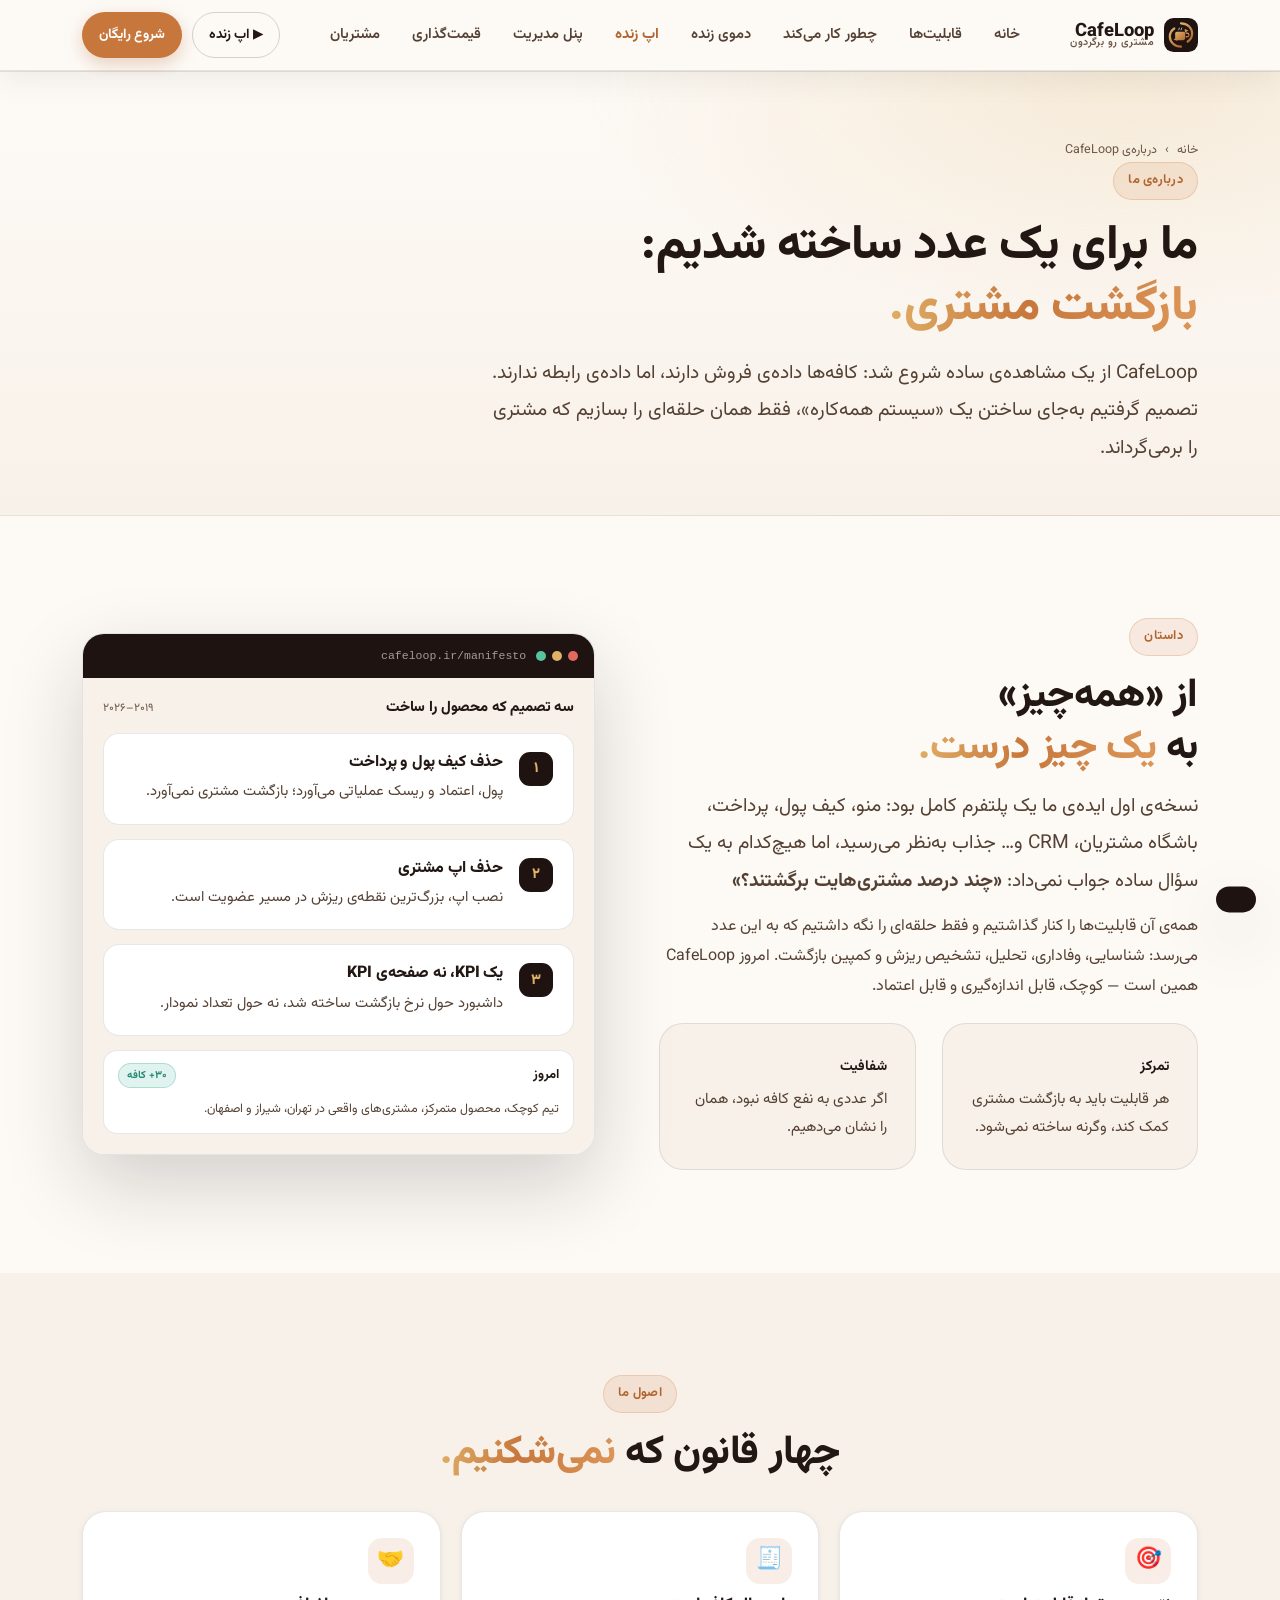
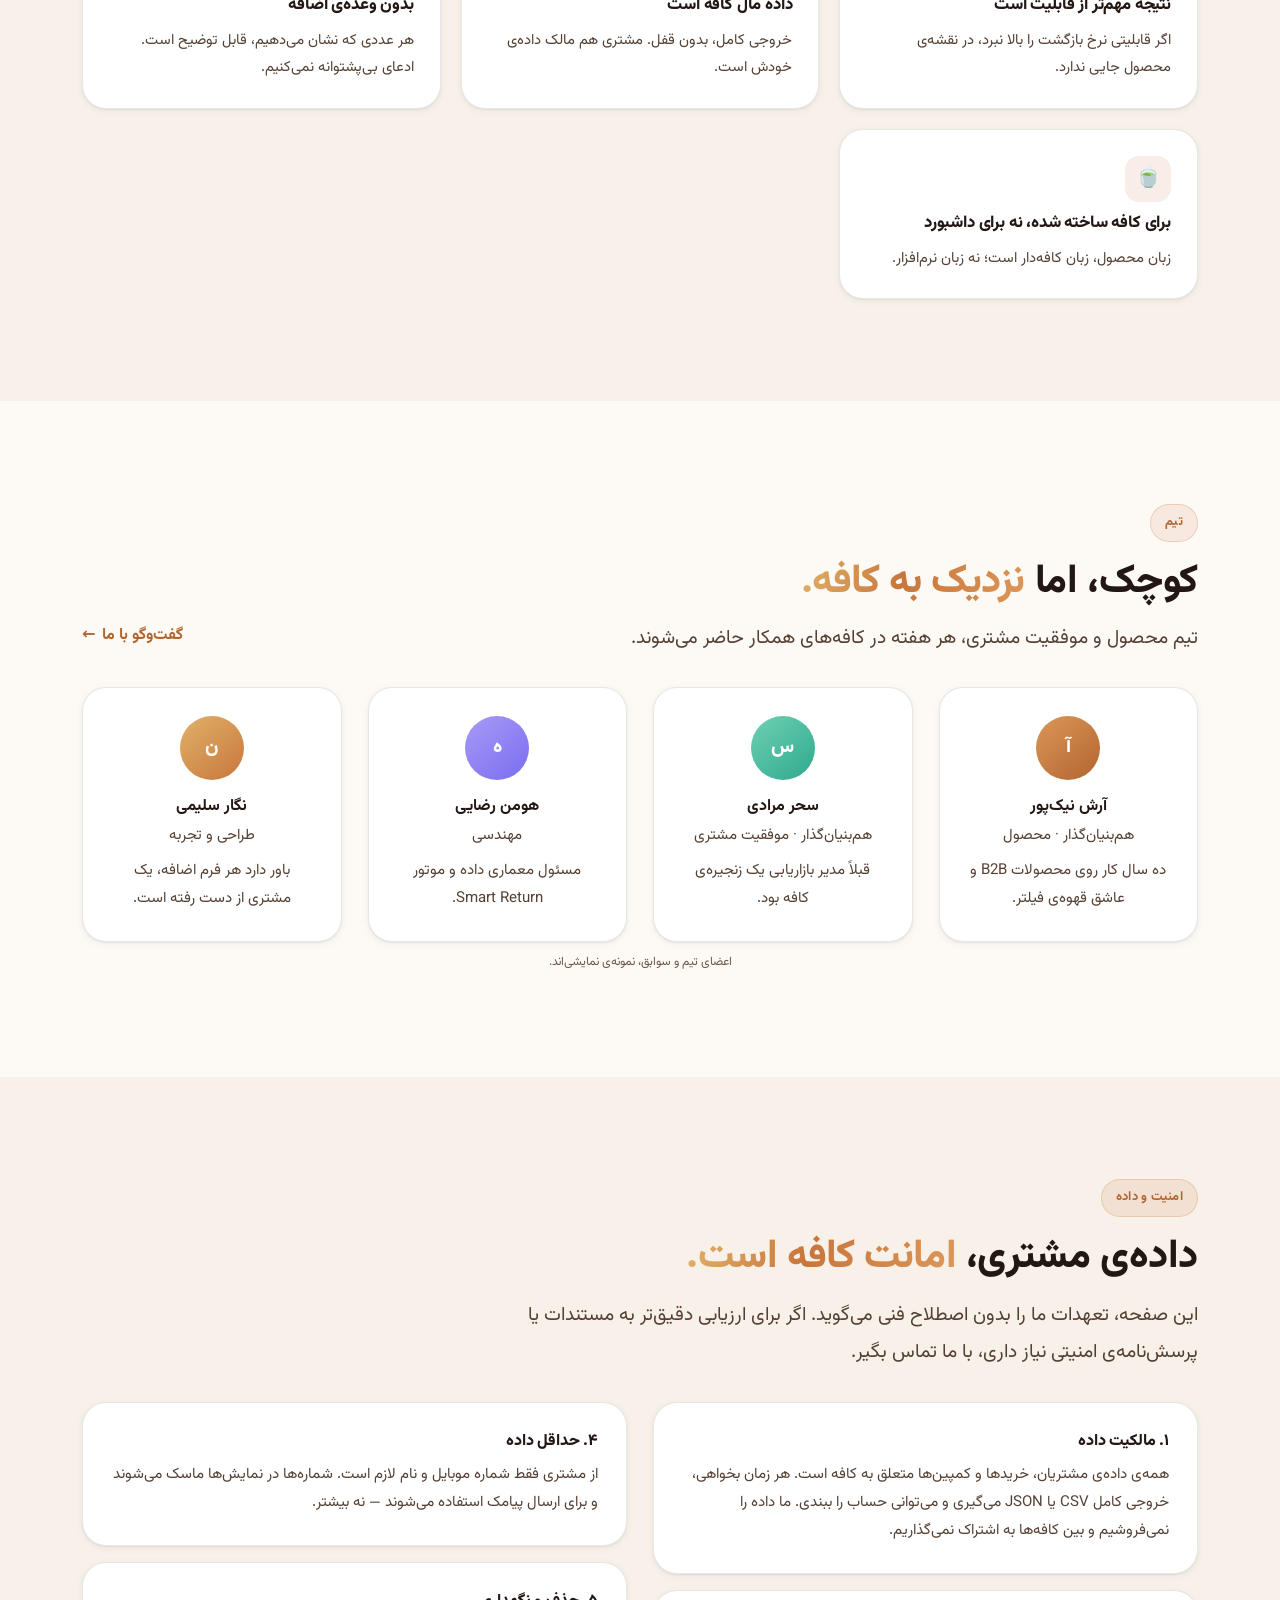
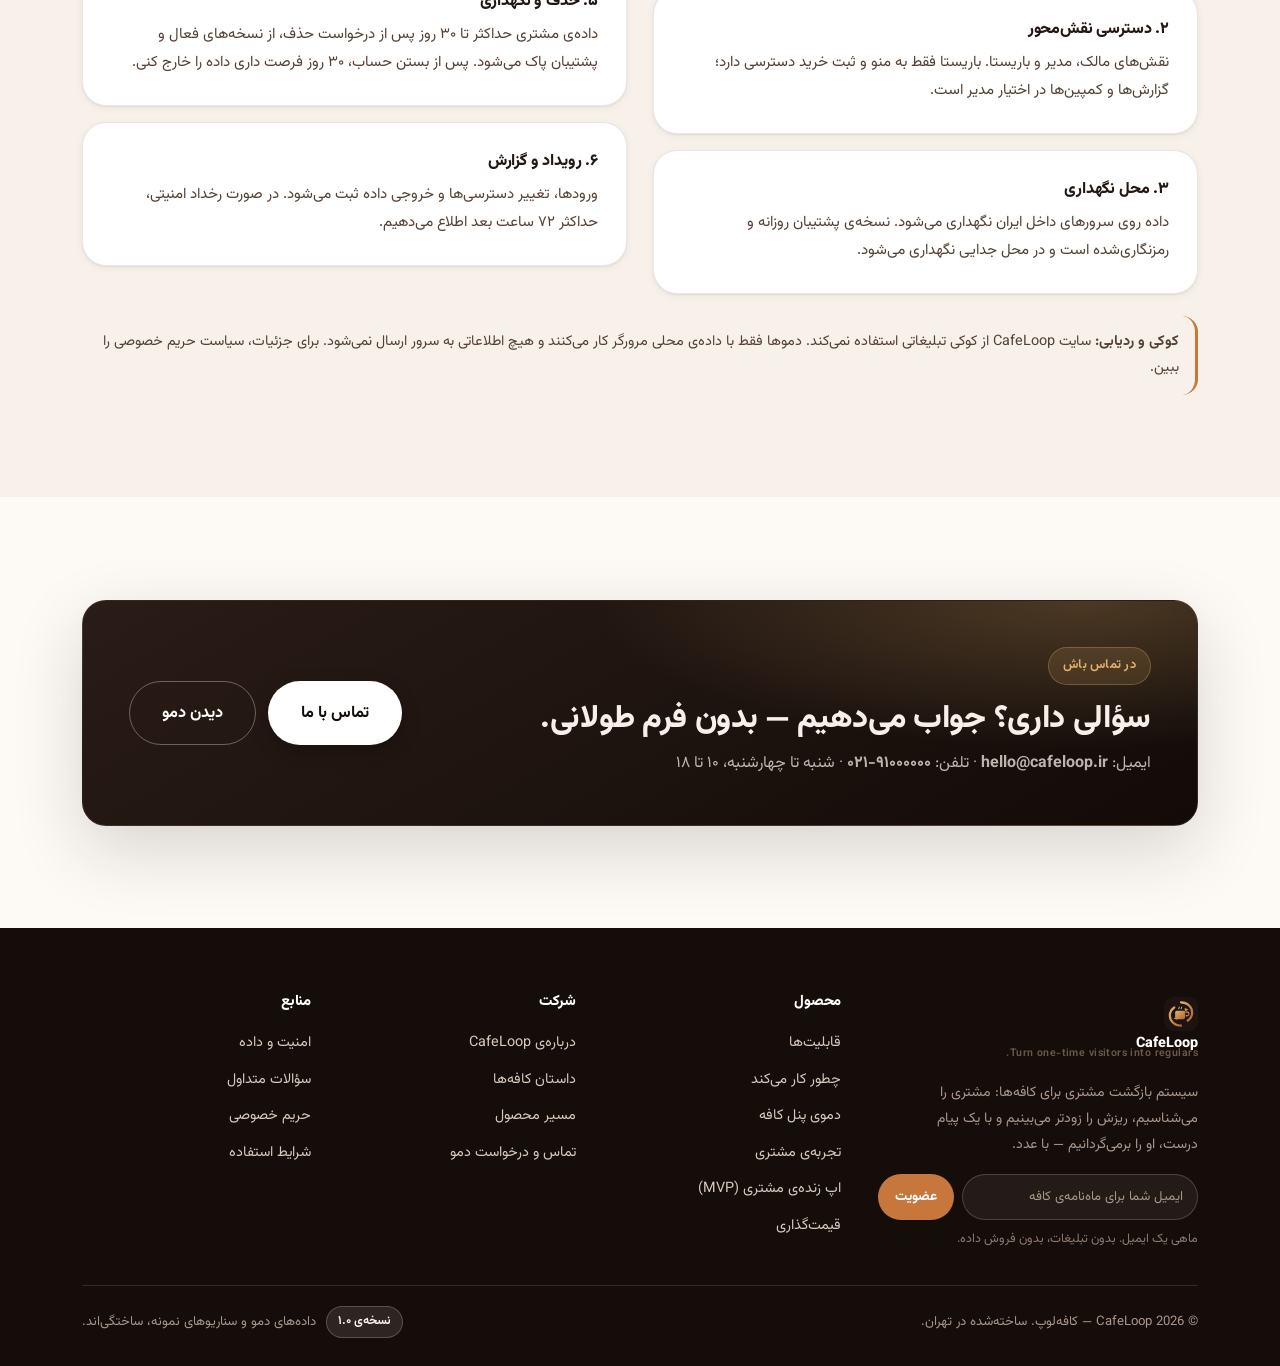
<file: about.html>
<!DOCTYPE html>
<html lang="fa" dir="rtl">
<head>
<meta charset="utf-8">
<meta name="viewport" content="width=device-width, initial-scale=1, viewport-fit=cover">
<title>درباره‌ی CafeLoop — تمرکز روی بازگشت مشتری</title>
<meta name="description" content="داستان، اصول و تیم CafeLoop؛ به‌همراه تعهدات امنیت و مالکیت داده‌ی مشتریان کافه.">
<meta name="theme-color" content="#150d0a">
<link rel="canonical" href="https://cafeloop.ir/about.html">
<meta property="og:type" content="website">
<meta property="og:site_name" content="CafeLoop">
<meta property="og:title" content="درباره‌ی CafeLoop — تمرکز روی بازگشت مشتری">
<meta property="og:description" content="داستان، اصول و تیم CafeLoop؛ به‌همراه تعهدات امنیت و مالکیت داده‌ی مشتریان کافه.">
<meta property="og:url" content="https://cafeloop.ir/about.html">
<meta property="og:image" content="https://cafeloop.ir/assets/img/og.svg">
<meta property="og:locale" content="fa_IR">
<meta name="twitter:card" content="summary_large_image">
<link rel="icon" href="assets/img/logo.svg" type="image/svg+xml">
<link rel="apple-touch-icon" href="assets/img/logo.svg">
<link rel="manifest" href="site.webmanifest">
<link rel="preload" href="assets/fonts/Vazirmatn-Variable.woff2" as="font" type="font/woff2" crossorigin>
<link rel="stylesheet" href="assets/css/style.css">
<link rel="stylesheet" href="assets/css/mobile.css">
<script type="application/ld+json">
{
  "@context": "https://schema.org",
  "@type": "Organization",
  "name": "CafeLoop",
  "alternateName": "کافه‌لوپ",
  "url": "https://cafeloop.ir/",
  "logo": "https://cafeloop.ir/assets/img/logo.svg",
  "description": "سیستم بازگشت مشتری برای کافه‌ها: شناسایی مشتری، وفاداری، تشخیص ریزش و کمپین بازگشت با اندازه‌گیری درآمد.",
  "email": "hello@cafeloop.ir",
  "areaServed": { "@type": "Country", "name": "Iran" },
  "contactPoint": {
    "@type": "ContactPoint",
    "contactType": "sales",
    "telephone": "+98-21-91000000",
    "email": "hello@cafeloop.ir",
    "availableLanguage": ["fa"]
  }
}
</script>
<script type="application/ld+json">
{
  "@context": "https://schema.org",
  "@type": "BreadcrumbList",
  "itemListElement": [
    { "@type": "ListItem", "position": 1, "name": "خانه", "item": "https://cafeloop.ir/" },
    { "@type": "ListItem", "position": 2, "name": "درباره‌ی CafeLoop", "item": "https://cafeloop.ir/about.html" }
  ]
}
</script>
</head>
<body class="">
<a class="skip-link" href="#main">رفتن به محتوای اصلی</a>
<div class="scroll-progress" aria-hidden="true"><span data-progress></span></div>

<header class="site-header">
  <div class="container nav">
    <a class="brand" href="index.html" aria-label="CafeLoop — صفحه‌ی اصلی">
      <img class="brand__mark" src="assets/img/logo.svg" alt="" width="36" height="36">
      <span class="brand__text">CafeLoop<span class="brand__sub">مشتری رو برگردون</span></span>
    </a>
    <nav class="nav__links" id="navLinks" aria-label="منوی اصلی">
      <a href="index.html">خانه</a>
      <a href="features.html">قابلیت‌ها</a>
      <a href="how-it-works.html">چطور کار می‌کند</a>
      <a href="demo.html">دموی زنده</a>
      <a href="mvp.html">اپ زنده</a>
      <a href="admin.html">پنل مدیریت</a>
      <a href="pricing.html">قیمت‌گذاری</a>
      <a href="customers.html">مشتریان</a>
    </nav>
    <div class="nav__actions">
      <a class="btn btn--sm btn--ghost btn--nav-app" href="mvp.html">▶ اپ زنده</a>
      <a class="btn btn--sm btn--nav-cta" href="contact.html">شروع رایگان</a>
      <button class="nav__toggle" type="button" aria-label="منو" aria-expanded="false" aria-controls="navLinks"><span></span></button>
    </div>
  </div>
</header>

<main id="main">
  <section class="page-hero">
    <div class="container">
      <div class="page-hero__inner">
        <nav class="breadcrumb" aria-label="مسیر"><a href="index.html">خانه</a><span aria-hidden="true">›</span><span>درباره‌ی CafeLoop</span></nav>
        <span class="eyebrow">درباره‌ی ما</span>
        <h1 class="h1">ما برای یک عدد ساخته شدیم:<br><span class="grad">بازگشت مشتری.</span></h1>
        <p class="lead">
          CafeLoop از یک مشاهده‌ی ساده شروع شد: کافه‌ها داده‌ی فروش دارند، اما داده‌ی رابطه ندارند.
          تصمیم گرفتیم به‌جای ساختن یک «سیستم همه‌کاره»، فقط همان حلقه‌ای را بسازیم که مشتری را برمی‌گرداند.
        </p>
      </div>
    </div>
  </section>

  <!-- STORY -->
  <section class="section">
    <div class="container split">
      <div class="reveal">
        <span class="eyebrow">داستان</span>
        <h2 class="h2" style="margin-top:14px">از «همه‌چیز»<br>به <span class="grad">یک چیز درست.</span></h2>
        <p class="lead" style="margin-top:14px">
          نسخه‌ی اول ایده‌ی ما یک پلتفرم کامل بود: منو، کیف پول، پرداخت، باشگاه مشتریان، CRM و…
          جذاب به‌نظر می‌رسید، اما هیچ‌کدام به یک سؤال ساده جواب نمی‌داد:
          <b>«چند درصد مشتری‌هایت برگشتند؟»</b>
        </p>
        <p class="muted" style="margin-top:12px">
          همه‌ی آن قابلیت‌ها را کنار گذاشتیم و فقط حلقه‌ای را نگه داشتیم که به این عدد می‌رسد:
          شناسایی، وفاداری، تحلیل، تشخیص ریزش و کمپین بازگشت. امروز CafeLoop همین است —
          کوچک، قابل اندازه‌گیری و قابل اعتماد.
        </p>
        <div class="grid grid-2" style="margin-top:22px">
          <div class="card card--flat"><b class="small">تمرکز</b><p class="tiny muted" style="margin-top:4px">هر قابلیت باید به بازگشت مشتری کمک کند، وگرنه ساخته نمی‌شود.</p></div>
          <div class="card card--flat"><b class="small">شفافیت</b><p class="tiny muted" style="margin-top:4px">اگر عددی به نفع کافه نبود، همان را نشان می‌دهیم.</p></div>
        </div>
      </div>
      <div class="reveal" data-delay="100">
        <div class="mock">
          <div class="mock__bar"><span class="mock__dots" aria-hidden="true"><i></i><i></i><i></i></span><span class="mock__url">cafeloop.ir/manifesto</span></div>
          <div class="mock__body">
            <div class="mock__head"><h4>سه تصمیم که محصول را ساخت</h4><span class="tiny faint">۲۰۱۹–۲۰۲۶</span></div>
            <div class="flow">
              <div class="flow__item"><span class="flow__num">۱</span><div><h4>حذف کیف پول و پرداخت</h4><p>پول، اعتماد و ریسک عملیاتی می‌آورد؛ بازگشت مشتری نمی‌آورد.</p></div></div>
              <div class="flow__item"><span class="flow__num">۲</span><div><h4>حذف اپ مشتری</h4><p>نصب اپ، بزرگ‌ترین نقطه‌ی ریزش در مسیر عضویت است.</p></div></div>
              <div class="flow__item"><span class="flow__num">۳</span><div><h4>یک KPI، نه صفحه‌ی KPI</h4><p>داشبورد حول نرخ بازگشت ساخته شد، نه حول تعداد نمودار.</p></div></div>
            </div>
            <div class="mock-panel">
              <div class="mock-panel__head"><b>امروز</b><span class="pill pill--ok">۳۰+ کافه</span></div>
              <p class="tiny muted">تیم کوچک، محصول متمرکز، مشتری‌های واقعی در تهران، شیراز و اصفهان.</p>
            </div>
          </div>
        </div>
      </div>
    </div>
  </section>

  <!-- VALUES -->
  <section class="section section--soft">
    <div class="container">
      <div class="section-head section-head--center reveal">
        <span class="eyebrow">اصول ما</span>
        <h2 class="h2">چهار قانون که <span class="grad">نمی‌شکنیم.</span></h2>
      </div>
      <div class="feature-grid" style="margin-top:32px">
        <article class="feature reveal">
          <div class="feature__icon">🎯</div>
          <h3>نتیجه مهم‌تر از قابلیت است</h3>
          <p>اگر قابلیتی نرخ بازگشت را بالا نبرد، در نقشه‌ی محصول جایی ندارد.</p>
        </article>
        <article class="feature reveal" data-delay="70">
          <div class="feature__icon">🧾</div>
          <h3>داده مال کافه است</h3>
          <p>خروجی کامل، بدون قفل. مشتری هم مالک داده‌ی خودش است.</p>
        </article>
        <article class="feature reveal" data-delay="140">
          <div class="feature__icon">🤝</div>
          <h3>بدون وعده‌ی اضافه</h3>
          <p>هر عددی که نشان می‌دهیم، قابل توضیح است. ادعای بی‌پشتوانه نمی‌کنیم.</p>
        </article>
        <article class="feature reveal" data-delay="210">
          <div class="feature__icon">🍵</div>
          <h3>برای کافه ساخته شده، نه برای داشبورد</h3>
          <p>زبان محصول، زبان کافه‌دار است؛ نه زبان نرم‌افزار.</p>
        </article>
      </div>
    </div>
  </section>

  <!-- TEAM -->
  <section class="section">
    <div class="container">
      <div class="section-head section-head--split reveal">
        <div>
          <span class="eyebrow">تیم</span>
          <h2 class="h2" style="margin-top:14px">کوچک، اما <span class="grad">نزدیک به کافه.</span></h2>
          <p class="lead" style="margin-top:12px">تیم محصول و موفقیت مشتری، هر هفته در کافه‌های همکار حاضر می‌شوند.</p>
        </div>
        <a class="link-arrow" href="contact.html">گفت‌وگو با ما</a>
      </div>
      <div class="grid grid-4" style="margin-top:30px">
        <div class="card reveal center">
          <div class="avatar" style="width:64px;height:64px;font-size:1.2rem;margin:0 auto 12px">آ</div>
          <b>آرش نیک‌پور</b>
          <p class="tiny muted">هم‌بنیان‌گذار · محصول</p>
          <p class="small muted" style="margin-top:8px">ده سال کار روی محصولات B2B و عاشق قهوه‌ی فیلتر.</p>
        </div>
        <div class="card reveal center" data-delay="70">
          <div class="avatar avatar--mint" style="width:64px;height:64px;font-size:1.2rem;margin:0 auto 12px">س</div>
          <b>سحر مرادی</b>
          <p class="tiny muted">هم‌بنیان‌گذار · موفقیت مشتری</p>
          <p class="small muted" style="margin-top:8px">قبلاً مدیر بازاریابی یک زنجیره‌ی کافه بود.</p>
        </div>
        <div class="card reveal center" data-delay="140">
          <div class="avatar avatar--violet" style="width:64px;height:64px;font-size:1.2rem;margin:0 auto 12px">ه</div>
          <b>هومن رضایی</b>
          <p class="tiny muted">مهندسی</p>
          <p class="small muted" style="margin-top:8px">مسئول معماری داده و موتور Smart Return.</p>
        </div>
        <div class="card reveal center" data-delay="210">
          <div class="avatar" style="width:64px;height:64px;font-size:1.2rem;margin:0 auto 12px;background:linear-gradient(140deg,#e0b169,#c8773c)">ن</div>
          <b>نگار سلیمی</b>
          <p class="tiny muted">طراحی و تجربه</p>
          <p class="small muted" style="margin-top:8px">باور دارد هر فرم اضافه، یک مشتری از دست رفته است.</p>
        </div>
      </div>
      <p class="figure-note center">اعضای تیم و سوابق، نمونه‌ی نمایشی‌اند.</p>
    </div>
  </section>

  <!-- SECURITY -->
  <section class="section section--soft" id="security">
    <div class="container">
      <div class="section-head reveal">
        <span class="eyebrow">امنیت و داده</span>
        <h2 class="h2">داده‌ی مشتری، <span class="grad">امانت کافه است.</span></h2>
        <p class="lead">
          این صفحه، تعهدات ما را بدون اصطلاح فنی می‌گوید. اگر برای ارزیابی دقیق‌تر به مستندات
          یا پرسش‌نامه‌ی امنیتی نیاز داری، با ما تماس بگیر.
        </p>
      </div>

      <div class="grid grid-2" style="margin-top:30px;align-items:start">
        <div class="stack reveal">
          <div class="card">
            <h3 style="font-size:1rem">۱. مالکیت داده</h3>
            <p style="margin-top:6px">همه‌ی داده‌ی مشتریان، خریدها و کمپین‌ها متعلق به کافه است. هر زمان بخواهی، خروجی کامل CSV یا JSON می‌گیری و می‌توانی حساب را ببندی. ما داده را نمی‌فروشیم و بین کافه‌ها به اشتراک نمی‌گذاریم.</p>
          </div>
          <div class="card">
            <h3 style="font-size:1rem">۲. دسترسی نقش‌محور</h3>
            <p style="margin-top:6px">نقش‌های مالک، مدیر و باریستا. باریستا فقط به منو و ثبت خرید دسترسی دارد؛ گزارش‌ها و کمپین‌ها در اختیار مدیر است.</p>
          </div>
          <div class="card">
            <h3 style="font-size:1rem">۳. محل نگهداری</h3>
            <p style="margin-top:6px">داده روی سرورهای داخل ایران نگهداری می‌شود. نسخه‌ی پشتیبان روزانه و رمزنگاری‌شده است و در محل جدایی نگهداری می‌شود.</p>
          </div>
        </div>
        <div class="stack reveal" data-delay="90">
          <div class="card">
            <h3 style="font-size:1rem">۴. حداقل داده</h3>
            <p style="margin-top:6px">از مشتری فقط شماره موبایل و نام لازم است. شماره‌ها در نمایش‌ها ماسک می‌شوند و برای ارسال پیامک استفاده می‌شوند — نه بیشتر.</p>
          </div>
          <div class="card">
            <h3 style="font-size:1rem">۵. حذف و نگهداری</h3>
            <p style="margin-top:6px">داده‌ی مشتری حداکثر تا ۳۰ روز پس از درخواست حذف، از نسخه‌های فعال و پشتیبان پاک می‌شود. پس از بستن حساب، ۳۰ روز فرصت داری داده را خارج کنی.</p>
          </div>
          <div class="card">
            <h3 style="font-size:1rem">۶. رویداد و گزارش</h3>
            <p style="margin-top:6px">ورودها، تغییر دسترسی‌ها و خروجی داده ثبت می‌شود. در صورت رخداد امنیتی، حداکثر ۷۲ ساعت بعد اطلاع می‌دهیم.</p>
          </div>
        </div>
      </div>

      <div class="note reveal" style="margin-top:22px">
        <b>کوکی و ردیابی:</b> سایت CafeLoop از کوکی تبلیغاتی استفاده نمی‌کند. دموها فقط با داده‌ی محلی مرورگر کار می‌کنند و
        هیچ اطلاعاتی به سرور ارسال نمی‌شود. برای جزئیات، <a href="privacy.html">سیاست حریم خصوصی</a> را ببین.
      </div>
    </div>
  </section>

  <!-- CONTACT -->
  <section class="section">
    <div class="container">
      <div class="banner banner--final reveal">
        <div>
          <span class="eyebrow">در تماس باش</span>
          <h2 style="margin-top:12px">سؤالی داری؟ جواب می‌دهیم — بدون فرم طولانی.</h2>
          <p>ایمیل: <b dir="ltr">hello@cafeloop.ir</b> · تلفن: <b dir="ltr">۰۲۱-۹۱۰۰۰۰۰۰</b> · شنبه تا چهارشنبه، ۱۰ تا ۱۸</p>
        </div>
        <div class="row">
          <a class="btn btn--light btn--lg" href="contact.html">تماس با ما</a>
          <a class="btn btn--outline-light btn--lg" href="demo.html">دیدن دمو</a>
        </div>
      </div>
    </div>
  </section>

</main>

<footer class="site-footer">
  <div class="container">
    <div class="site-footer__grid">
      <div class="site-footer__brand">
        <a class="brand" href="index.html" aria-label="CafeLoop">
          <img class="brand__mark" src="assets/img/logo.svg" alt="" width="36" height="36">
          <span class="brand__text">CafeLoop<span class="brand__sub">Turn one-time visitors into regulars.</span></span>
        </a>
        <p class="small">
          سیستم بازگشت مشتری برای کافه‌ها: مشتری را می‌شناسیم، ریزش را زودتر می‌بینیم
          و با یک پیام درست، او را برمی‌گردانیم — با عدد.
        </p>
        <form class="newsletter" data-newsletter>
          <label class="sr-only" for="nlEmail">ایمیل برای خبرنامه</label>
          <input id="nlEmail" type="email" name="email" placeholder="ایمیل شما برای ماه‌نامه‌ی کافه" required>
          <button class="btn btn--sm" type="submit">عضویت</button>
        </form>
        <p class="tiny faint">ماهی یک ایمیل. بدون تبلیغات، بدون فروش داده.</p>
      </div>

      <div>
        <h5>محصول</h5>
        <a href="features.html">قابلیت‌ها</a>
        <a href="how-it-works.html">چطور کار می‌کند</a>
        <a href="demo.html">دموی پنل کافه</a>
        <a href="customer.html">تجربه‌ی مشتری</a>
        <a href="mvp.html">اپ زنده‌ی مشتری (MVP)</a>
        <a href="pricing.html">قیمت‌گذاری</a>
      </div>

      <div>
        <h5>شرکت</h5>
        <a href="about.html">درباره‌ی CafeLoop</a>
        <a href="customers.html">داستان کافه‌ها</a>
        <a href="roadmap.html">مسیر محصول</a>
        <a href="contact.html">تماس و درخواست دمو</a>
      </div>

      <div>
        <h5>منابع</h5>
        <a href="about.html#security">امنیت و داده</a>
        <a href="index.html#faq">سؤالات متداول</a>
        <a href="privacy.html">حریم خصوصی</a>
        <a href="terms.html">شرایط استفاده</a>
      </div>
    </div>

    <div class="site-footer__bottom">
      <span>© <span data-year>2026</span> CafeLoop — کافه‌لوپ. ساخته‌شده در تهران.</span>
      <span class="site-footer__legal">
        <span class="pill pill--ghost-light tiny">نسخه‌ی ۱.۰</span>
        <span>داده‌های دمو و سناریوهای نمونه، ساختگی‌اند.</span>
      </span>
    </div>
  </div>
</footer>

<button class="to-top" type="button" aria-label="بازگشت به بالای صفحه" data-to-top>↑</button>
<div class="toast" role="status" aria-live="polite"></div>

<script src="assets/js/main.js"></script>
</body>
</html>
</file>
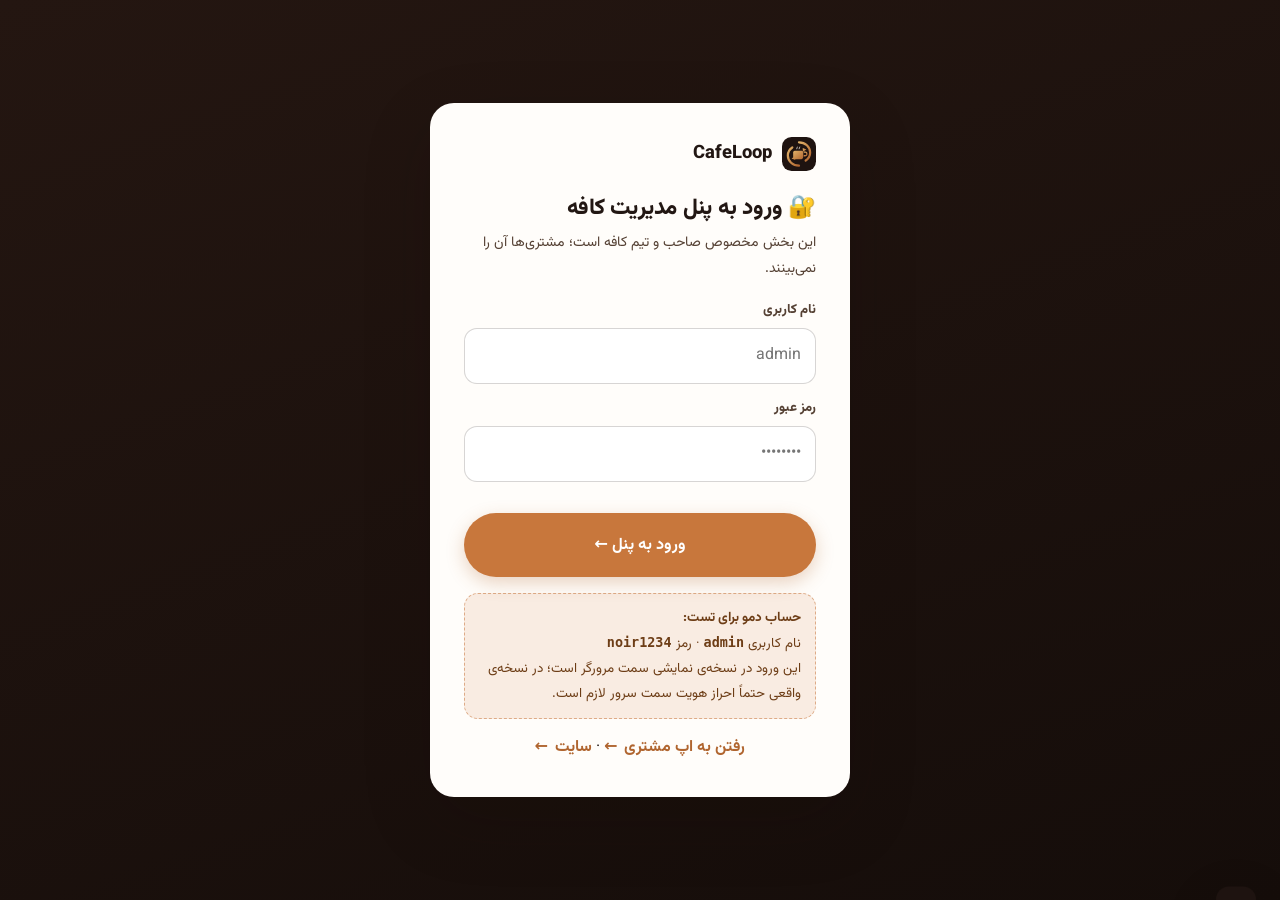
<file: admin.html>
<!DOCTYPE html>
<html lang="fa" dir="rtl">
<head>
<meta charset="utf-8">
<meta name="viewport" content="width=device-width, initial-scale=1, viewport-fit=cover">
<title>پنل مدیریت کافه — CafeLoop</title>
<meta name="description" content="پنل مدیریت کافه در CafeLoop: سفارش‌های زنده، مدیریت منو با عکس و قیمت، مشتریان، کمپین بازگشت و تنظیمات کافه. تغییرات منو بلافاصله در اپ مشتری دیده می‌شود.">
<meta name="robots" content="noindex, nofollow">
<meta name="theme-color" content="#241611">
<link rel="icon" href="assets/img/logo.svg" type="image/svg+xml">
<link rel="apple-touch-icon" href="assets/img/logo.svg">
<link rel="manifest" href="site.webmanifest">
<link rel="preload" href="assets/fonts/Vazirmatn-Variable.woff2" as="font" type="font/woff2" crossorigin>
<link rel="stylesheet" href="assets/css/style.css">
<link rel="stylesheet" href="assets/css/mobile.css">
<link rel="stylesheet" href="assets/css/admin.css">
</head>
<body class="admin">
<a class="skip-link" href="#adminMain">پرش به محتوای اصلی</a>

<!-- ================= ورود مدیر ================= -->
<section class="admin-login" id="loginView">
  <form class="admin-login__card" id="loginForm" autocomplete="off">
    <a class="brand" href="index.html"><img class="brand__mark" src="assets/img/logo.svg" alt="" width="36" height="36"><span class="brand__text">CafeLoop</span></a>
    <h1>🔐 ورود به پنل مدیریت کافه</h1>
    <p class="muted small">این بخش مخصوص صاحب و تیم کافه است؛ مشتری‌ها آن را نمی‌بینند.</p>
    <div class="field" style="margin-top:16px">
      <label for="loginUser">نام کاربری</label>
      <input id="loginUser" name="user" type="text" inputmode="text" placeholder="admin" required>
    </div>
    <div class="field">
      <label for="loginPass">رمز عبور</label>
      <input id="loginPass" name="pass" type="password" placeholder="••••••••" required>
    </div>
    <p class="admin-login__err" id="loginErr" role="alert"></p>
    <button class="btn btn--block btn--lg" type="submit">ورود به پنل ←</button>
    <div class="admin-login__hint">
      <b>حساب دمو برای تست:</b><br>
      نام کاربری <b class="mono">admin</b> · رمز <b class="mono">noir1234</b><br>
      <span>این ورود در نسخه‌ی نمایشی سمت مرورگر است؛ در نسخه‌ی واقعی حتماً احراز هویت سمت سرور لازم است.</span>
    </div>
    <p class="center" style="margin-top:14px"><a class="link-arrow" href="mvp.html">رفتن به اپ مشتری</a> · <a class="link-arrow" href="index.html">سایت</a></p>
  </form>
</section>

<!-- ================= پنل ================= -->
<div class="admin-app hidden" id="adminApp">
  <div class="admin-topbar">
    <img src="assets/img/logo.svg" alt=""><span id="topCafeName">پنل کافه</span>
    <a href="mvp.html">اپ مشتری ←</a>
  </div>

  <aside class="admin-side">
    <div class="admin-side__brand">
      <img src="assets/img/logo.svg" alt="">
      <span><span id="sideCafeName">Cafe Noir</span><small>پنل مدیریت کافه</small></span>
    </div>
    <nav class="admin-nav" aria-label="بخش‌های پنل">
      <button type="button" data-view="dashboard" class="is-active"><i>📊</i> داشبورد</button>
      <button type="button" data-view="orders"><i>🧾</i> سفارش‌های زنده <span class="badge hidden" id="ordersBadge">۰</span></button>
      <button type="button" data-view="menu"><i>📖</i> مدیریت منو</button>
      <button type="button" data-view="customers"><i>👥</i> مشتریان</button>
      <button type="button" data-view="campaigns"><i>🎁</i> کمپین‌ها</button>
      <button type="button" data-view="settings"><i>⚙️</i> تنظیمات</button>
    </nav>
    <div class="admin-side__foot">
      <nav class="admin-nav">
        <a href="mvp.html"><i>📱</i> مشاهده‌ی اپ مشتری</a>
        <a href="demo.html"><i>🧪</i> دموی قدیمی پنل</a>
        <a href="index.html"><i>🌐</i> سایت CafeLoop</a>
        <button type="button" id="logoutBtn"><i>🚪</i> خروج</button>
      </nav>
    </div>
  </aside>

  <main class="admin-main" id="adminMain">
    <!-- داشبورد -->
    <section class="admin-view is-active" data-view="dashboard">
      <div class="admin-head">
        <div><h2>📊 داشبورد امروز</h2><p id="dashSub">—</p></div>
        <a class="btn btn--sm" href="mvp.html">باز کردن اپ مشتری</a>
      </div>
      <div class="kpi-row" id="kpiRow"></div>
      <div class="admin-card" id="aiCard" style="margin-bottom:14px"></div>
      <div class="admin-2col">
        <div class="admin-card">
          <h3>🕐 فروش ساعت‌های روز</h3>
          <canvas id="hourChart" width="640" height="260" style="width:100%;height:auto" aria-label="نمودار فروش ساعتی"></canvas>
        </div>
        <div class="admin-card">
          <h3>🏆 پرفروش‌ترین‌های منو</h3>
          <div id="topProducts"></div>
        </div>
      </div>
      <div class="admin-card">
        <h3>🧾 تازه‌ترین سفارش‌ها</h3>
        <div id="dashOrders"></div>
      </div>
    </section>

    <!-- سفارش‌های زنده -->
    <section class="admin-view" data-view="orders">
      <div class="admin-head">
        <div><h2>🧾 سفارش‌های زنده</h2><p>سفارشی که مشتری در اپ ثبت کند، همان لحظه اینجا می‌آید. وضعیت را جلو ببر تا آشپزخانه و بار جلو بروند.</p></div>
        <button class="btn btn--ghost btn--sm" type="button" id="clearDoneBtn">پاک کردن تحویل‌شده‌ها</button>
      </div>
      <div class="chips" id="orderChips"></div>
      <div id="ordersList" style="display:grid;gap:12px"></div>
    </section>

    <!-- مدیریت منو -->
    <section class="admin-view" data-view="menu">
      <div class="admin-head">
        <div><h2>📖 مدیریت منو</h2><p>قیمت، عکس، مواد تشکیل‌دهنده و موجودی هر آیتم. هر تغییری ذخیره شود، <b>بلافاصله در اپ مشتری</b> دیده می‌شود.</p></div>
        <a class="btn btn--sm" href="mvp.html" target="_blank" rel="noopener">دیدن نتیجه در اپ مشتری ⧉</a>
      </div>
      <div class="menu-tools">
        <input class="inp search" id="menuSearch" type="search" placeholder="جست‌وجو در منو…" aria-label="جست‌وجو در منو">
        <select class="inp" id="menuCat" style="width:auto" aria-label="دسته‌بندی"></select>
        <button class="btn btn--sm" type="button" id="newItemBtn">＋ آیتم جدید</button>
        <button class="btn btn--ghost btn--sm" type="button" id="exportMenuBtn">خروجی JSON</button>
        <label class="btn btn--ghost btn--sm" for="importMenuFile">ورودی JSON</label>
        <input id="importMenuFile" type="file" accept="application/json" class="hidden">
        <button class="btn btn--ghost btn--sm" type="button" id="resetMenuBtn">بازنشانی به پیش‌فرض</button>
      </div>
      <p class="small muted" id="menuCount"></p>
      <div class="menu-grid" id="menuGrid" style="margin-top:10px"></div>
    </section>

    <!-- مشتریان -->
    <section class="admin-view" data-view="customers">
      <div class="admin-head">
        <div><h2>👥 مشتریان</h2><p>داده‌ی نمونه‌ی باشگاه مشتریان؛ جست‌وجو، فیلتر وضعیت و خروجی CSV کار می‌کنند.</p></div>
        <button class="btn btn--sm" type="button" id="exportCustomersBtn">خروجی CSV</button>
      </div>
      <div class="menu-tools">
        <input class="inp search" id="custSearch" type="search" placeholder="جست‌وجوی نام، شماره یا نوشیدنی محبوب…" aria-label="جست‌وجوی مشتری">
        <select class="inp" id="custStatus" style="width:auto" aria-label="وضعیت مشتری">
          <option value="all">همه‌ی وضعیت‌ها</option><option value="active">فعال</option><option value="fading">کم‌رنگ</option><option value="risk">در معرض ریزش</option>
        </select>
      </div>
      <div class="table-wrap"><table id="custTable" aria-label="فهرست مشتریان"></table></div>
    </section>

    <!-- کمپین‌ها -->
    <section class="admin-view" data-view="campaigns">
      <div class="admin-head">
        <div><h2>🎁 کمپین‌های بازگشت</h2><p>برای مشتریانی که دیر کرده‌اند پیشنهاد درست بساز و نتیجه‌اش را ببین.</p></div>
      </div>
      <div class="admin-2col">
        <div class="admin-card">
          <h3>✏️ ساخت کمپین جدید</h3>
          <form id="campaignForm">
            <div class="field"><label for="campName">نام کمپین</label><input id="campName" required placeholder="مثلاً بازگشت عصرهای خلوت"></div>
            <div class="form-2">
              <div class="field"><label for="campSegment">مخاطب</label>
                <select id="campSegment"><option value="risk">در معرض ریزش (۱۰+ روز غایب)</option><option value="fading">کم‌رنگ‌شده</option><option value="active">فعال‌های همیشگی</option><option value="points">نزدیک به پاداش (۶۰۰+ امتیاز)</option></select></div>
              <div class="field"><label for="campOff">درصد تخفیف</label><input id="campOff" type="number" min="0" max="60" value="20"></div>
            </div>
            <div class="field"><label for="campMsg">متن پیامک</label><textarea id="campMsg" required>جای خالیت حس می‌شه! امروز ۱۶ تا ۱۸ با کد برگشت، نوشیدنی محبوبت ۲۰٪ مهمون ماست. Cafe Noir</textarea><span class="tiny faint" id="campCount"></span></div>
            <button class="btn btn--block" type="submit">ثبت و فعال کردن کمپین</button>
            <p class="tiny faint" style="margin-top:8px">در نسخه‌ی واقعی ارسال پیامک از همین‌جا با سهمیه‌ی پلن انجام می‌شود؛ اینجا کمپین ذخیره و در فهرست نمایش داده می‌شود.</p>
          </form>
        </div>
        <div class="admin-card"><h3>📬 کمپین‌های قبلی و فعال</h3><div id="campaignList"></div></div>
      </div>
    </section>

    <!-- تنظیمات -->
    <section class="admin-view" data-view="settings">
      <div class="admin-head"><div><h2>⚙️ تنظیمات کافه</h2><p>این اطلاعات روی اپ مشتری (نام کافه، ساعت کاری، وای‌فای) نمایش داده می‌شود.</p></div></div>
      <div class="admin-card">
        <form id="cafeForm">
          <div class="form-2">
            <div class="field"><label for="cafeName">نام کافه</label><input id="cafeName" required></div>
            <div class="field"><label for="cafeCity">شهر و محله</label><input id="cafeCity"></div>
            <div class="field"><label for="cafeOpen">ساعت کاری</label><input id="cafeOpen" placeholder="۰۸:۰۰ — ۲۳:۳۰"></div>
            <div class="field"><label for="cafeWifi">رمز وای‌فای مهمان</label><input id="cafeWifi"></div>
            <div class="field"><label for="cafeTables">تعداد میز</label><input id="cafeTables" type="number" min="1" max="200"></div>
            <div class="field"><label for="cafePhone">تلفن کافه</label><input id="cafePhone" inputmode="tel" placeholder="۰۲۱-…"></div>
          </div>
          <button class="btn" type="submit">ذخیره‌ی تنظیمات</button>
          <a class="btn btn--ghost" href="mvp.html" target="_blank" rel="noopener">دیدن در اپ مشتری</a>
        </form>
      </div>
      <div class="admin-card">
        <h3>🧹 داده‌های این دستگاه</h3>
        <p class="small muted">منوی ویرایش‌شده، سفارش‌های زنده و کمپین‌های ساخته‌شده در همین مرورگر ذخیره می‌شوند (نسخه‌ی نمایشی بدون سرور).</p>
        <div class="row" style="margin-top:12px">
          <button class="btn btn--ghost btn--sm" type="button" id="wipeBtn">پاک کردن همه‌ی داده‌های پنل</button>
          <button class="btn btn--ghost btn--sm" type="button" id="logoutBtn2">خروج از حساب</button>
        </div>
      </div>
    </section>
  </main>
</div>

<!-- ================= ویرایش آیتم منو ================= -->
<div class="modal" id="itemModal" role="dialog" aria-modal="true" aria-label="ویرایش آیتم منو">
  <div class="modal__card">
    <div class="modal__head"><h3 id="itemModalTitle">ویرایش آیتم</h3><button class="modal__x" type="button" id="itemModalX" aria-label="بستن">✕</button></div>
    <form id="itemForm">
      <img class="img-preview" id="fImgPreview" alt="پیش‌نمایش عکس آیتم">
      <div class="form-2" style="margin-top:12px">
        <div class="field"><label for="fFa">نام فارسی *</label><input id="fFa" required></div>
        <div class="field"><label for="fName">نام لاتین</label><input id="fName" dir="ltr"></div>
        <div class="field"><label for="fCat">دسته‌بندی</label><select id="fCat"></select></div>
        <div class="field"><label for="fPrice">قیمت (تومان) *</label><input id="fPrice" type="number" min="0" step="1000" required></div>
      </div>
      <div class="field"><label for="fDesc">توضیح (روی کارت منو)</label><textarea id="fDesc"></textarea></div>
      <div class="form-2">
        <div class="field"><label for="fIngredients">مواد تشکیل‌دهنده</label><input id="fIngredients" placeholder="اسپرسو، شیر، …"></div>
        <div class="field"><label for="fAllergens">آلرژن‌ها</label><input id="fAllergens" placeholder="شیر، گلوتن… یا —"></div>
        <div class="field"><label for="fKcal">کالری (kcal)</label><input id="fKcal" type="number" min="0"></div>
        <div class="field"><label for="fCaf">کافئین (mg)</label><input id="fCaf" type="number" min="0"></div>
        <div class="field"><label for="fPrep">زمان آماده‌سازی (دقیقه)</label><input id="fPrep" type="number" min="1"></div>
        <div class="field"><label for="fIcon">ایموجی (اگر عکس لود نشد)</label><input id="fIcon" maxlength="4"></div>
      </div>
      <div class="field"><label>برچسب‌ها</label>
        <div class="checks">
          <label><input type="checkbox" value="vegan" class="fTag"> 🌱 گیاهی</label>
          <label><input type="checkbox" value="sugarfree" class="fTag"> بدون شکر</label>
          <label><input type="checkbox" value="decaf" class="fTag"> بدون کافئین</label>
          <label><input type="checkbox" value="glutenfree" class="fTag"> بدون گلوتن</label>
        </div>
      </div>
      <div class="field"><label for="fImg">آدرس عکس (مسیر فایل یا URL)</label><input id="fImg" dir="ltr" placeholder="assets/img/menu/latte.jpg"></div>
      <div class="field"><label for="fImgFile">یا عکس واقعی کافه را آپلود کن (خودکار کوچک و فشرده می‌شود)</label><input id="fImgFile" type="file" accept="image/*"></div>
      <div class="checks" style="margin-bottom:14px"><label><input type="checkbox" id="fAvailable" checked> موجود و قابل سفارش است</label></div>
      <div class="row">
        <button class="btn" type="submit" style="flex:1">ذخیره و نمایش در اپ مشتری</button>
        <button class="btn btn--ghost" type="button" id="itemDeleteBtn">حذف آیتم</button>
      </div>
    </form>
  </div>
</div>

<div class="toast" role="status" aria-live="polite"></div>

<script src="assets/js/main.js"></script>
<script src="assets/js/data.js"></script>
<script src="assets/js/mvp-data.js"></script>
<script src="assets/js/admin.js"></script>
</body>
</html>
</file>
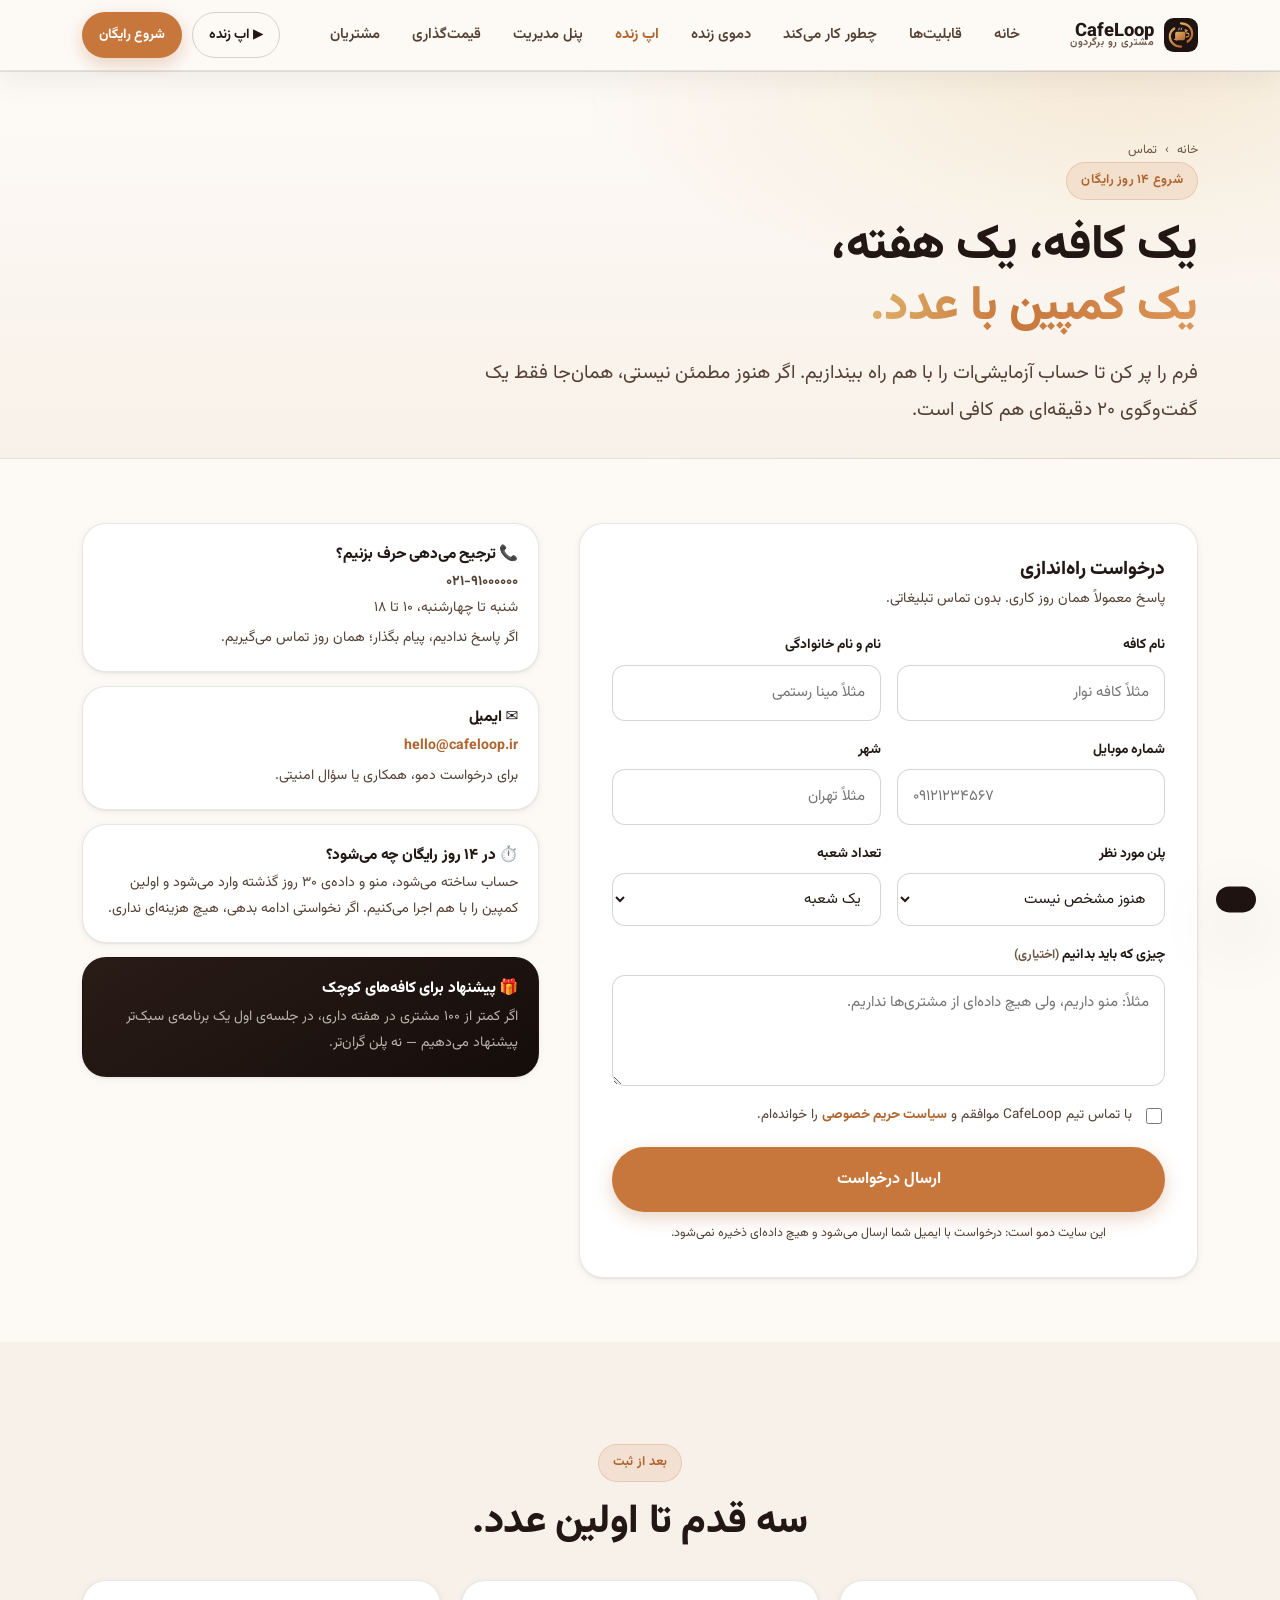
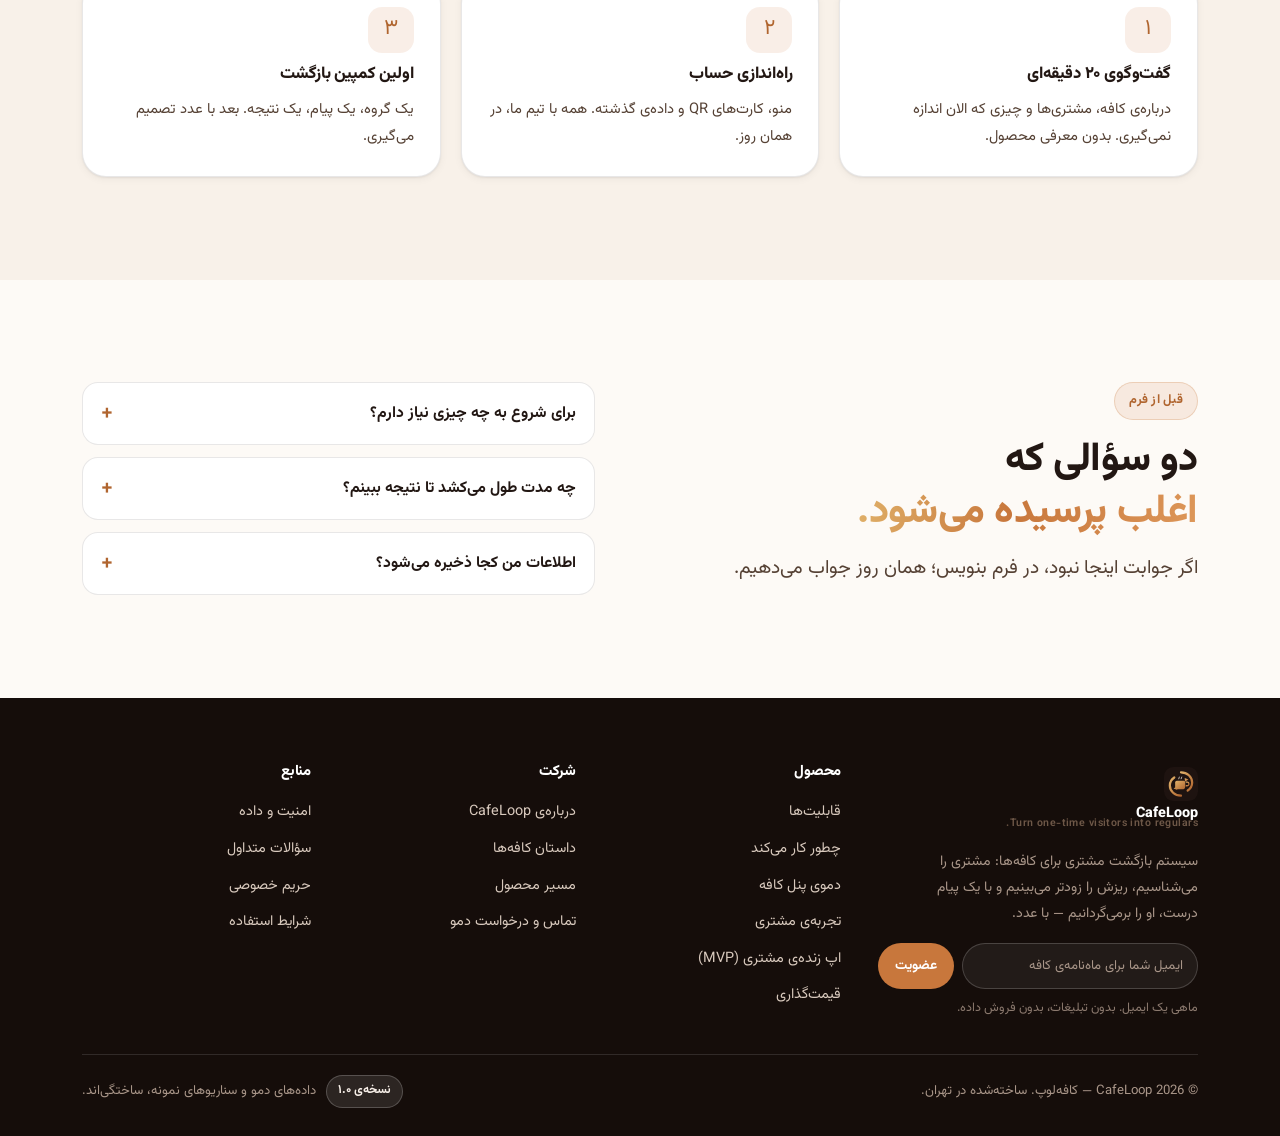
<file: contact.html>
<!DOCTYPE html>
<html lang="fa" dir="rtl">
<head>
<meta charset="utf-8">
<meta name="viewport" content="width=device-width, initial-scale=1, viewport-fit=cover">
<title>شروع ۱۴ روز رایگان — تماس با CafeLoop</title>
<meta name="description" content="درخواست راه‌اندازی CafeLoop برای کافه‌ی خودت: حساب آزمایشی، راه‌اندازی با تیم ما و اولین کمپین بازگشت.">
<meta name="theme-color" content="#150d0a">
<link rel="canonical" href="https://cafeloop.ir/contact.html">
<meta property="og:type" content="website">
<meta property="og:site_name" content="CafeLoop">
<meta property="og:title" content="شروع ۱۴ روز رایگان — تماس با CafeLoop">
<meta property="og:description" content="درخواست راه‌اندازی CafeLoop برای کافه‌ی خودت: حساب آزمایشی، راه‌اندازی با تیم ما و اولین کمپین بازگشت.">
<meta property="og:url" content="https://cafeloop.ir/contact.html">
<meta property="og:image" content="https://cafeloop.ir/assets/img/og.svg">
<meta property="og:locale" content="fa_IR">
<meta name="twitter:card" content="summary_large_image">
<link rel="icon" href="assets/img/logo.svg" type="image/svg+xml">
<link rel="apple-touch-icon" href="assets/img/logo.svg">
<link rel="manifest" href="site.webmanifest">
<link rel="preload" href="assets/fonts/Vazirmatn-Variable.woff2" as="font" type="font/woff2" crossorigin>
<link rel="stylesheet" href="assets/css/style.css">
<link rel="stylesheet" href="assets/css/mobile.css">
<script type="application/ld+json">
{
  "@context": "https://schema.org",
  "@type": "BreadcrumbList",
  "itemListElement": [
    { "@type": "ListItem", "position": 1, "name": "خانه", "item": "https://cafeloop.ir/" },
    { "@type": "ListItem", "position": 2, "name": "تماس", "item": "https://cafeloop.ir/contact.html" }
  ]
}
</script>
</head>
<body class="">
<a class="skip-link" href="#main">رفتن به محتوای اصلی</a>
<div class="scroll-progress" aria-hidden="true"><span data-progress></span></div>

<header class="site-header">
  <div class="container nav">
    <a class="brand" href="index.html" aria-label="CafeLoop — صفحه‌ی اصلی">
      <img class="brand__mark" src="assets/img/logo.svg" alt="" width="36" height="36">
      <span class="brand__text">CafeLoop<span class="brand__sub">مشتری رو برگردون</span></span>
    </a>
    <nav class="nav__links" id="navLinks" aria-label="منوی اصلی">
      <a href="index.html">خانه</a>
      <a href="features.html">قابلیت‌ها</a>
      <a href="how-it-works.html">چطور کار می‌کند</a>
      <a href="demo.html">دموی زنده</a>
      <a href="mvp.html">اپ زنده</a>
      <a href="admin.html">پنل مدیریت</a>
      <a href="pricing.html">قیمت‌گذاری</a>
      <a href="customers.html">مشتریان</a>
    </nav>
    <div class="nav__actions">
      <a class="btn btn--sm btn--ghost btn--nav-app" href="mvp.html">▶ اپ زنده</a>
      <a class="btn btn--sm btn--nav-cta" href="contact.html">شروع رایگان</a>
      <button class="nav__toggle" type="button" aria-label="منو" aria-expanded="false" aria-controls="navLinks"><span></span></button>
    </div>
  </div>
</header>

<main id="main">
  <section class="page-hero" style="padding-bottom:clamp(18px,2.5vw,28px)">
    <div class="container">
      <div class="page-hero__inner" style="max-width:900px">
        <nav class="breadcrumb" aria-label="مسیر"><a href="index.html">خانه</a><span aria-hidden="true">›</span><span>تماس</span></nav>
        <span class="eyebrow">شروع ۱۴ روز رایگان</span>
        <h1 class="h1">یک کافه، یک هفته،<br><span class="grad">یک کمپین با عدد.</span></h1>
        <p class="lead">
          فرم را پر کن تا حساب آزمایشی‌ات را با هم راه بیندازیم. اگر هنوز مطمئن نیستی،
          همان‌جا فقط یک گفت‌وگوی ۲۰ دقیقه‌ای هم کافی است.
        </p>
      </div>
    </div>
  </section>

  <section class="section section--tight">
    <div class="container contact-grid">
      <!-- FORM -->
      <div class="form-card reveal">
        <form id="demoForm" novalidate>
          <h2>درخواست راه‌اندازی</h2>
          <p class="small muted" style="margin-top:4px">پاسخ معمولاً همان روز کاری. بدون تماس تبلیغاتی.</p>

          <div class="grid grid-2" style="margin-top:20px">
            <div class="field" id="field-cafe">
              <label for="cafeName">نام کافه</label>
              <input id="cafeName" name="cafe" type="text" autocomplete="organization" placeholder="مثلاً کافه نوار" required>
              <span class="err">نام کافه را وارد کن.</span>
            </div>
            <div class="field" id="field-name">
              <label for="contactName">نام و نام خانوادگی</label>
              <input id="contactName" name="name" type="text" autocomplete="name" placeholder="مثلاً مینا رستمی" required>
              <span class="err">حداقل ۳ حرف وارد کن.</span>
            </div>
            <div class="field" id="field-phone">
              <label for="phone">شماره موبایل</label>
              <input id="phone" name="phone" type="tel" inputmode="tel" autocomplete="tel" placeholder="۰۹۱۲۱۲۳۴۵۶۷" required>
              <span class="err">شماره را با ۰۹ و ۱۱ رقم وارد کن.</span>
            </div>
            <div class="field" id="field-city">
              <label for="city">شهر</label>
              <input id="city" name="city" type="text" autocomplete="address-level2" placeholder="مثلاً تهران" required>
              <span class="err">شهر را وارد کن.</span>
            </div>
            <div class="field">
              <label for="plan">پلن مورد نظر</label>
              <select id="plan" name="plan">
                <option value="">هنوز مشخص نیست</option>
                <option value="starter">Starter — ۱.۹M</option>
                <option value="growth">Growth — ۳.۹M</option>
                <option value="pro">Pro — ۶.۹M</option>
              </select>
            </div>
            <div class="field">
              <label for="branches">تعداد شعبه</label>
              <select id="branches" name="branches">
                <option value="1">یک شعبه</option>
                <option value="2">دو شعبه</option>
                <option value="3+">سه شعبه یا بیشتر</option>
              </select>
            </div>
          </div>

          <div class="field" style="margin-top:16px">
            <label for="note">چیزی که باید بدانیم <span class="tiny faint">(اختیاری)</span></label>
            <textarea id="note" name="note" rows="3" placeholder="مثلاً: منو داریم، ولی هیچ داده‌ای از مشتری‌ها نداریم."></textarea>
          </div>

          <label class="checkbox-row" style="margin-top:16px">
            <input id="consent" type="checkbox" name="consent">
            <span>با تماس تیم CafeLoop موافقم و <a href="privacy.html" style="color:var(--brand-600);font-weight:700">سیاست حریم خصوصی</a> را خوانده‌ام.</span>
          </label>
          <p id="consentErr" class="tiny" style="color:var(--berry-600);margin-top:6px">برای ادامه، این مورد را تأیید کن.</p>

          <button class="btn btn--block btn--lg" id="submitBtn" type="submit" style="margin-top:20px">ارسال درخواست</button>
          <p class="tiny muted center" style="margin-top:10px">
            این سایت دمو است: درخواست با ایمیل شما ارسال می‌شود و هیچ داده‌ای ذخیره نمی‌شود.
          </p>
        </form>

        <div id="formSuccess" class="form-success hidden">
          <div class="form-success__icon">✓</div>
          <h2>درخواست آماده شد، <b id="successName">—</b></h2>
          <p class="muted" style="margin-top:6px">
            کافه <b id="successCafe">—</b> در <b id="successCity">—</b> · پلن: <b id="successPlan">—</b>
          </p>
          <p class="small muted" style="margin-top:12px">
            برای تکمیل، درخواست را با ایمیل بفرست. اگر ایمیل باز نشد، متن را کپی کن و به
            <b dir="ltr">hello@cafeloop.ir</b> بفرست.
          </p>
          <div class="row" style="justify-content:center;margin-top:18px">
            <a class="btn" id="sendMail" href="mailto:hello@cafeloop.ir">ارسال با ایمیل</a>
            <button class="btn btn--ghost" id="copyRequest" type="button">کپی متن درخواست</button>
          </div>
          <button class="btn btn--ghost btn--sm" id="resetForm" type="button" style="margin-top:16px">ارسال درخواست دیگر</button>
        </div>
      </div>

      <!-- SIDE -->
      <div class="contact-side">
        <div class="card reveal">
          <h4>📞 ترجیح می‌دهی حرف بزنیم؟</h4>
          <p style="margin-top:4px"><b dir="ltr">۰۲۱-۹۱۰۰۰۰۰۰</b><br>شنبه تا چهارشنبه، ۱۰ تا ۱۸</p>
          <p class="tiny faint" style="margin-top:4px">اگر پاسخ ندادیم، پیام بگذار؛ همان روز تماس می‌گیریم.</p>
        </div>
        <div class="card reveal" data-delay="60">
          <h4>✉️ ایمیل</h4>
          <p style="margin-top:4px"><a href="mailto:hello@cafeloop.ir" dir="ltr">hello@cafeloop.ir</a></p>
          <p class="tiny faint" style="margin-top:4px">برای درخواست دمو، همکاری یا سؤال امنیتی.</p>
        </div>
        <div class="card reveal" data-delay="120">
          <h4>⏱️ در ۱۴ روز رایگان چه می‌شود؟</h4>
          <p style="margin-top:4px">حساب ساخته می‌شود، منو و داده‌ی ۳۰ روز گذشته وارد می‌شود و اولین کمپین را با هم اجرا می‌کنیم. اگر نخواستی ادامه بدهی، هیچ هزینه‌ای نداری.</p>
        </div>
        <div class="card reveal" data-delay="180" style="background:linear-gradient(150deg,#2a1c17,#150d0a);color:#f7efe8;border-color:transparent">
          <h4 style="color:#fff">🎁 پیشنهاد برای کافه‌های کوچک</h4>
          <p style="margin-top:4px;color:rgba(247,239,232,.72)">اگر کمتر از ۱۰۰ مشتری در هفته داری، در جلسه‌ی اول یک برنامه‌ی سبک‌تر پیشنهاد می‌دهیم — نه پلن گران‌تر.</p>
        </div>
      </div>
    </div>
  </section>

  <!-- WHAT HAPPENS -->
  <section class="section section--soft">
    <div class="container">
      <div class="section-head section-head--center reveal">
        <span class="eyebrow">بعد از ثبت</span>
        <h2 class="h2">سه قدم تا اولین عدد.</h2>
      </div>
      <div class="feature-grid" style="margin-top:32px">
        <article class="feature reveal">
          <div class="feature__icon">۱</div>
          <h3>گفت‌وگوی ۲۰ دقیقه‌ای</h3>
          <p>درباره‌ی کافه، مشتری‌ها و چیزی که الان اندازه نمی‌گیری. بدون معرفی محصول.</p>
        </article>
        <article class="feature reveal" data-delay="80">
          <div class="feature__icon">۲</div>
          <h3>راه‌اندازی حساب</h3>
          <p>منو، کارت‌های QR و داده‌ی گذشته. همه با تیم ما، در همان روز.</p>
        </article>
        <article class="feature reveal" data-delay="160">
          <div class="feature__icon">۳</div>
          <h3>اولین کمپین بازگشت</h3>
          <p>یک گروه، یک پیام، یک نتیجه. بعد با عدد تصمیم می‌گیری.</p>
        </article>
      </div>
    </div>
  </section>

  <!-- MINI FAQ -->
  <section class="section">
    <div class="container split" style="align-items:start">
      <div class="reveal">
        <span class="eyebrow">قبل از فرم</span>
        <h2 class="h2" style="margin-top:14px">دو سؤالی که<br><span class="grad">اغلب پرسیده می‌شود.</span></h2>
        <p class="lead" style="margin-top:12px">اگر جوابت اینجا نبود، در فرم بنویس؛ همان روز جواب می‌دهیم.</p>
      </div>
      <div class="faq reveal" data-delay="80">
        <div class="faq__item">
          <button class="faq__q" type="button" aria-expanded="false">برای شروع به چه چیزی نیاز دارم؟</button>
          <div class="faq__a"><p>فقط منو (عکس یا فایل) و اگر داری، لیست مشتریان یا فروش ۳۰ روز گذشته. اگر هیچ داده‌ای نداری هم می‌توانیم از صفر شروع کنیم؛ QR روی میز از روز اول داده می‌سازد.</p></div>
        </div>
        <div class="faq__item">
          <button class="faq__q" type="button" aria-expanded="false">چه مدت طول می‌کشد تا نتیجه ببینم؟</button>
          <div class="faq__a"><p>اولین کمپین در هفته‌ی اول اجرا می‌شود. تغییر معنادار نرخ بازگشت معمولاً از هفته‌ی سوم به بعد دیده می‌شود؛ چون به یک چرخه‌ی کامل مراجعه نیاز دارد.</p></div>
        </div>
        <div class="faq__item">
          <button class="faq__q" type="button" aria-expanded="false">اطلاعات من کجا ذخیره می‌شود؟</button>
          <div class="faq__a"><p>این فرم چیزی را روی سرور ذخیره نمی‌کند؛ فقط یک ایمیل برای تو می‌سازد. درباره‌ی داده‌ی محصول هم در <a href="about.html#security">صفحه‌ی امنیت</a> توضیح داده‌ایم.</p></div>
        </div>
      </div>
    </div>
  </section>

</main>

<footer class="site-footer">
  <div class="container">
    <div class="site-footer__grid">
      <div class="site-footer__brand">
        <a class="brand" href="index.html" aria-label="CafeLoop">
          <img class="brand__mark" src="assets/img/logo.svg" alt="" width="36" height="36">
          <span class="brand__text">CafeLoop<span class="brand__sub">Turn one-time visitors into regulars.</span></span>
        </a>
        <p class="small">
          سیستم بازگشت مشتری برای کافه‌ها: مشتری را می‌شناسیم، ریزش را زودتر می‌بینیم
          و با یک پیام درست، او را برمی‌گردانیم — با عدد.
        </p>
        <form class="newsletter" data-newsletter>
          <label class="sr-only" for="nlEmail">ایمیل برای خبرنامه</label>
          <input id="nlEmail" type="email" name="email" placeholder="ایمیل شما برای ماه‌نامه‌ی کافه" required>
          <button class="btn btn--sm" type="submit">عضویت</button>
        </form>
        <p class="tiny faint">ماهی یک ایمیل. بدون تبلیغات، بدون فروش داده.</p>
      </div>

      <div>
        <h5>محصول</h5>
        <a href="features.html">قابلیت‌ها</a>
        <a href="how-it-works.html">چطور کار می‌کند</a>
        <a href="demo.html">دموی پنل کافه</a>
        <a href="customer.html">تجربه‌ی مشتری</a>
        <a href="mvp.html">اپ زنده‌ی مشتری (MVP)</a>
        <a href="pricing.html">قیمت‌گذاری</a>
      </div>

      <div>
        <h5>شرکت</h5>
        <a href="about.html">درباره‌ی CafeLoop</a>
        <a href="customers.html">داستان کافه‌ها</a>
        <a href="roadmap.html">مسیر محصول</a>
        <a href="contact.html">تماس و درخواست دمو</a>
      </div>

      <div>
        <h5>منابع</h5>
        <a href="about.html#security">امنیت و داده</a>
        <a href="index.html#faq">سؤالات متداول</a>
        <a href="privacy.html">حریم خصوصی</a>
        <a href="terms.html">شرایط استفاده</a>
      </div>
    </div>

    <div class="site-footer__bottom">
      <span>© <span data-year>2026</span> CafeLoop — کافه‌لوپ. ساخته‌شده در تهران.</span>
      <span class="site-footer__legal">
        <span class="pill pill--ghost-light tiny">نسخه‌ی ۱.۰</span>
        <span>داده‌های دمو و سناریوهای نمونه، ساختگی‌اند.</span>
      </span>
    </div>
  </div>
</footer>

<button class="to-top" type="button" aria-label="بازگشت به بالای صفحه" data-to-top>↑</button>
<div class="toast" role="status" aria-live="polite"></div>

<script src="assets/js/main.js"></script>
<script src="assets/js/contact.js"></script>
</body>
</html>
</file>
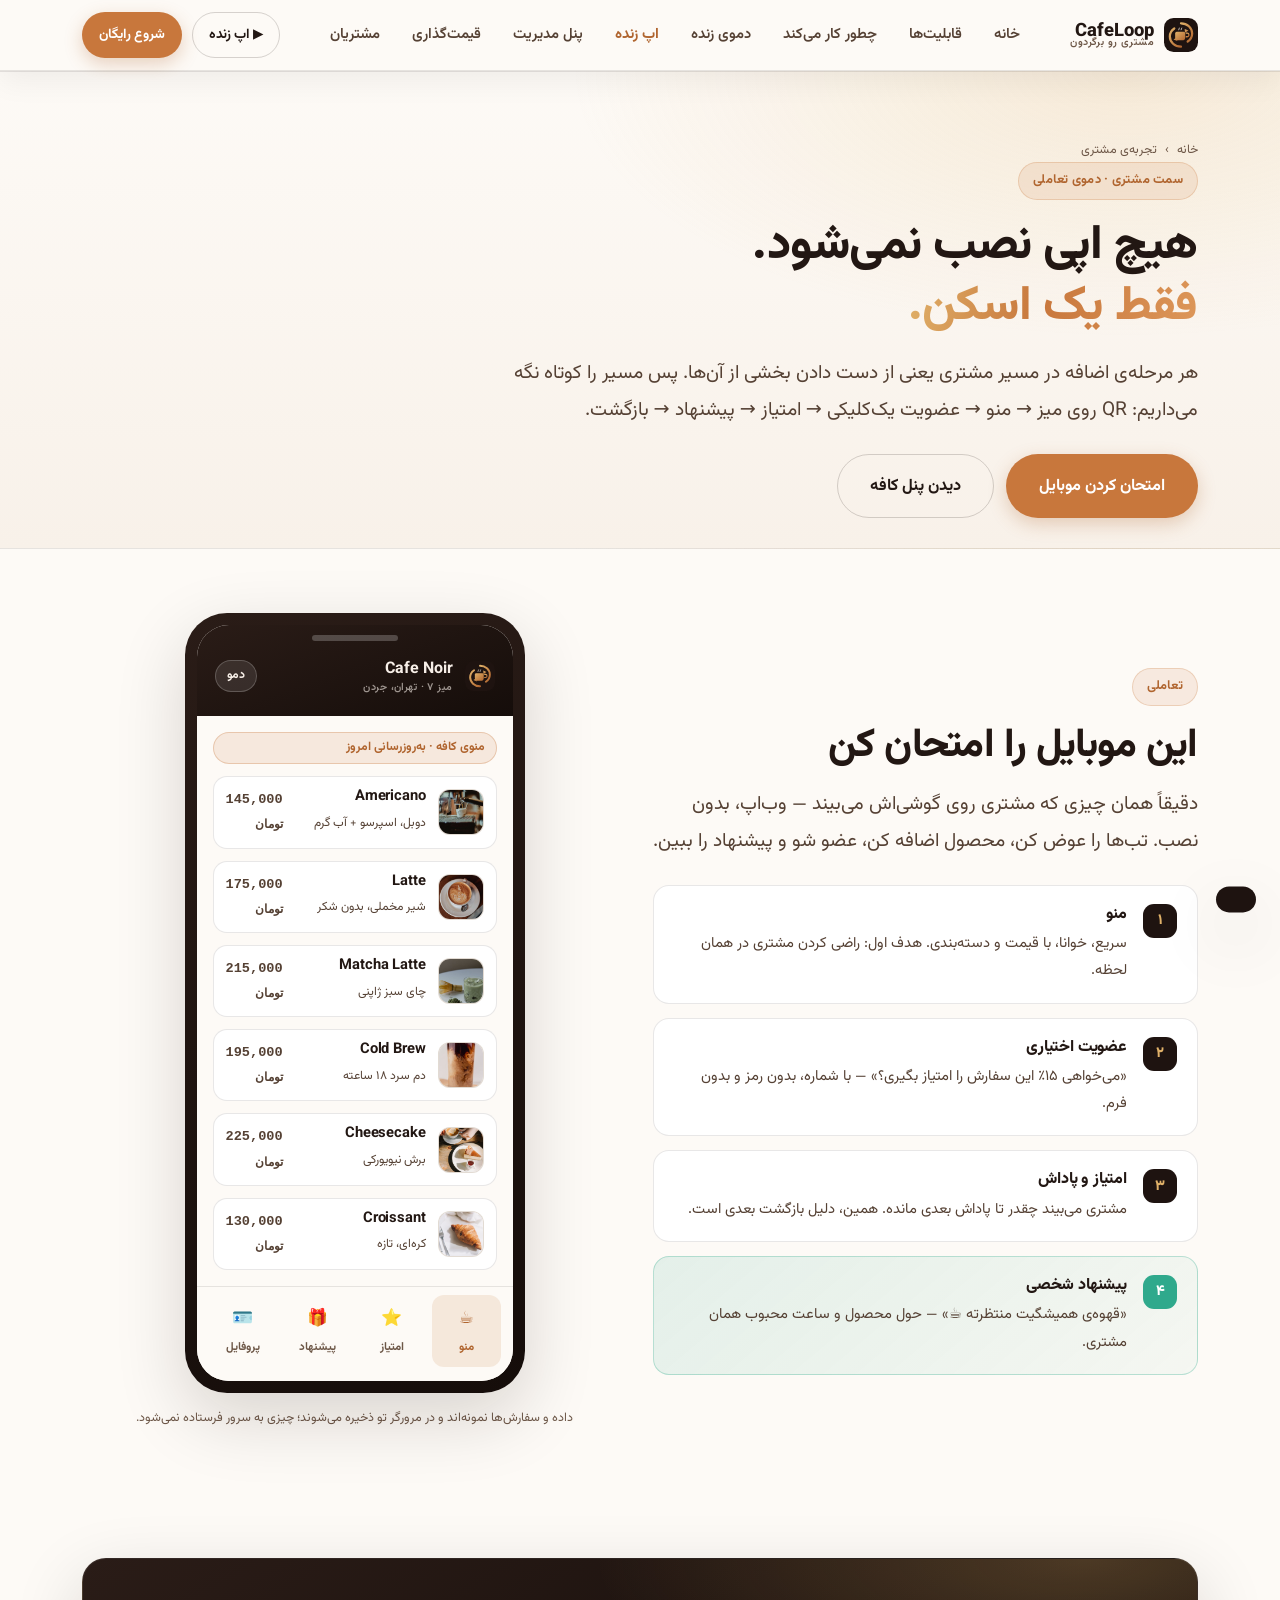
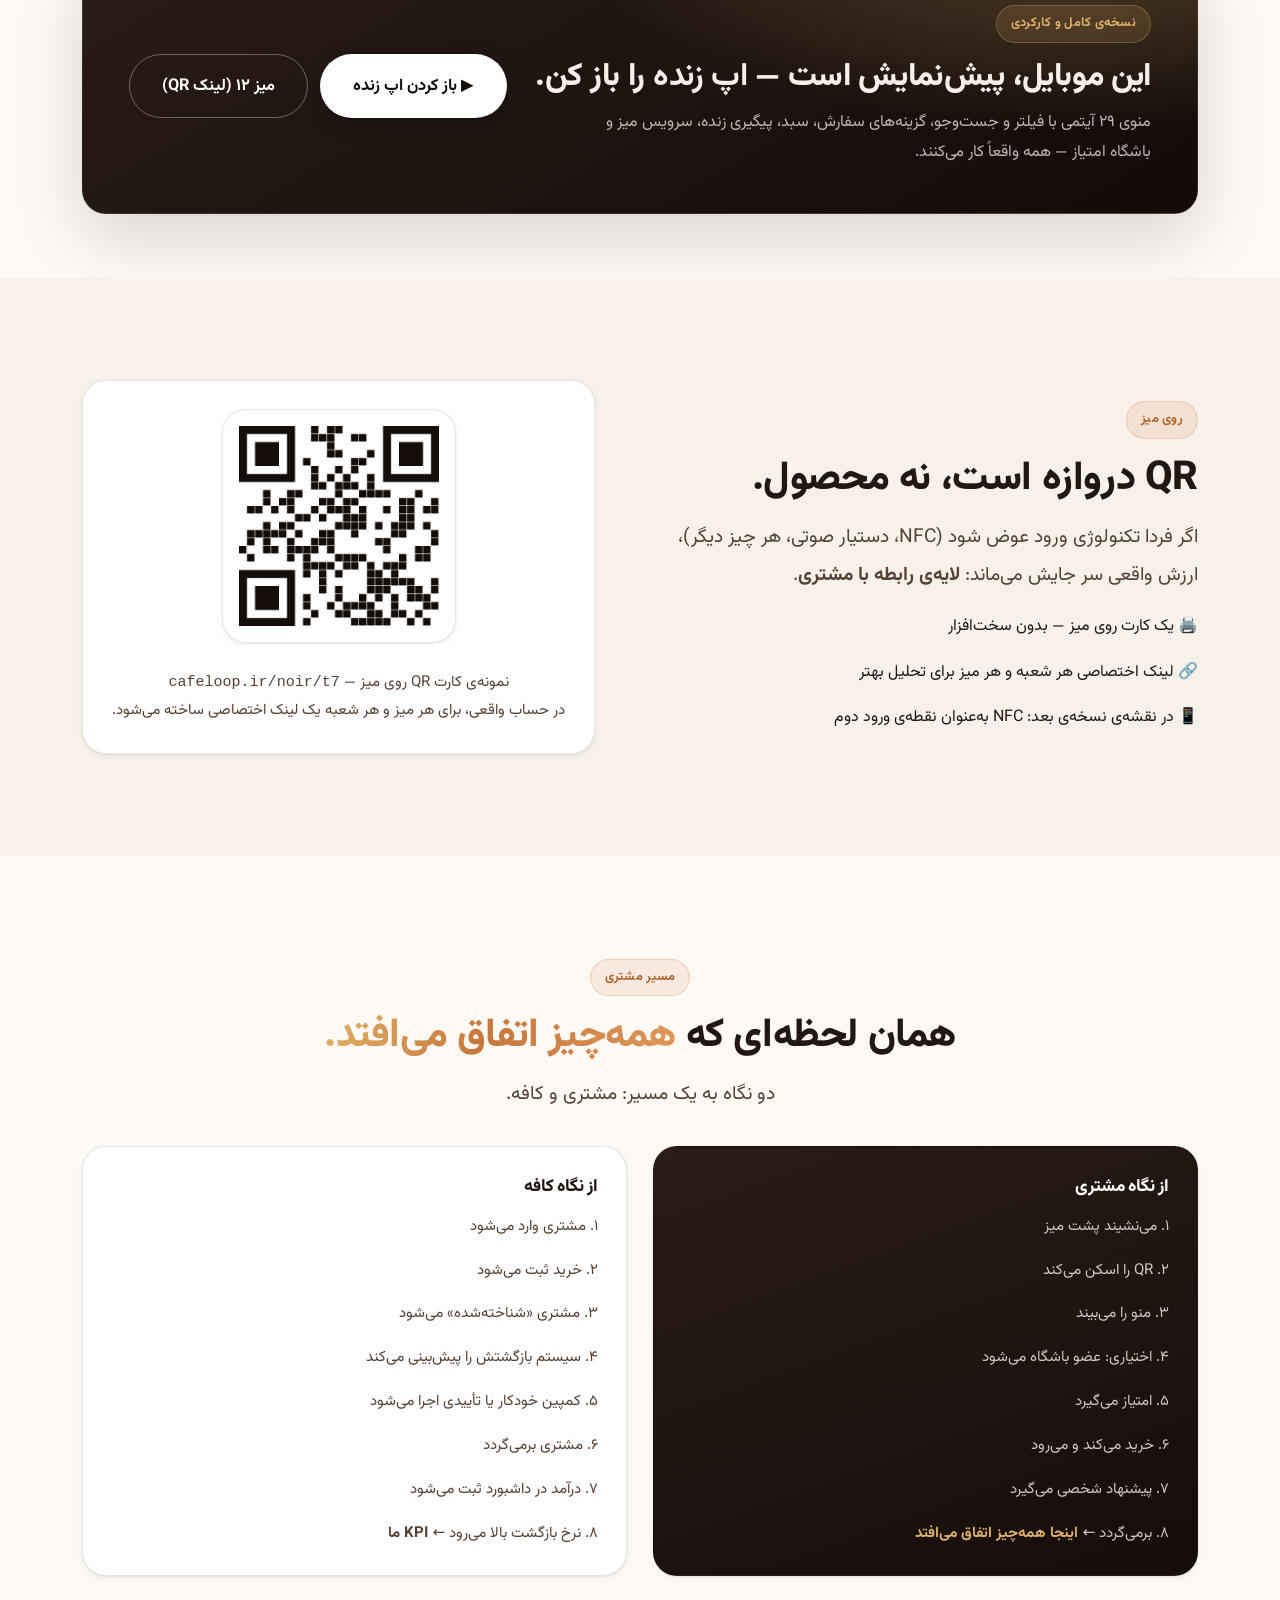
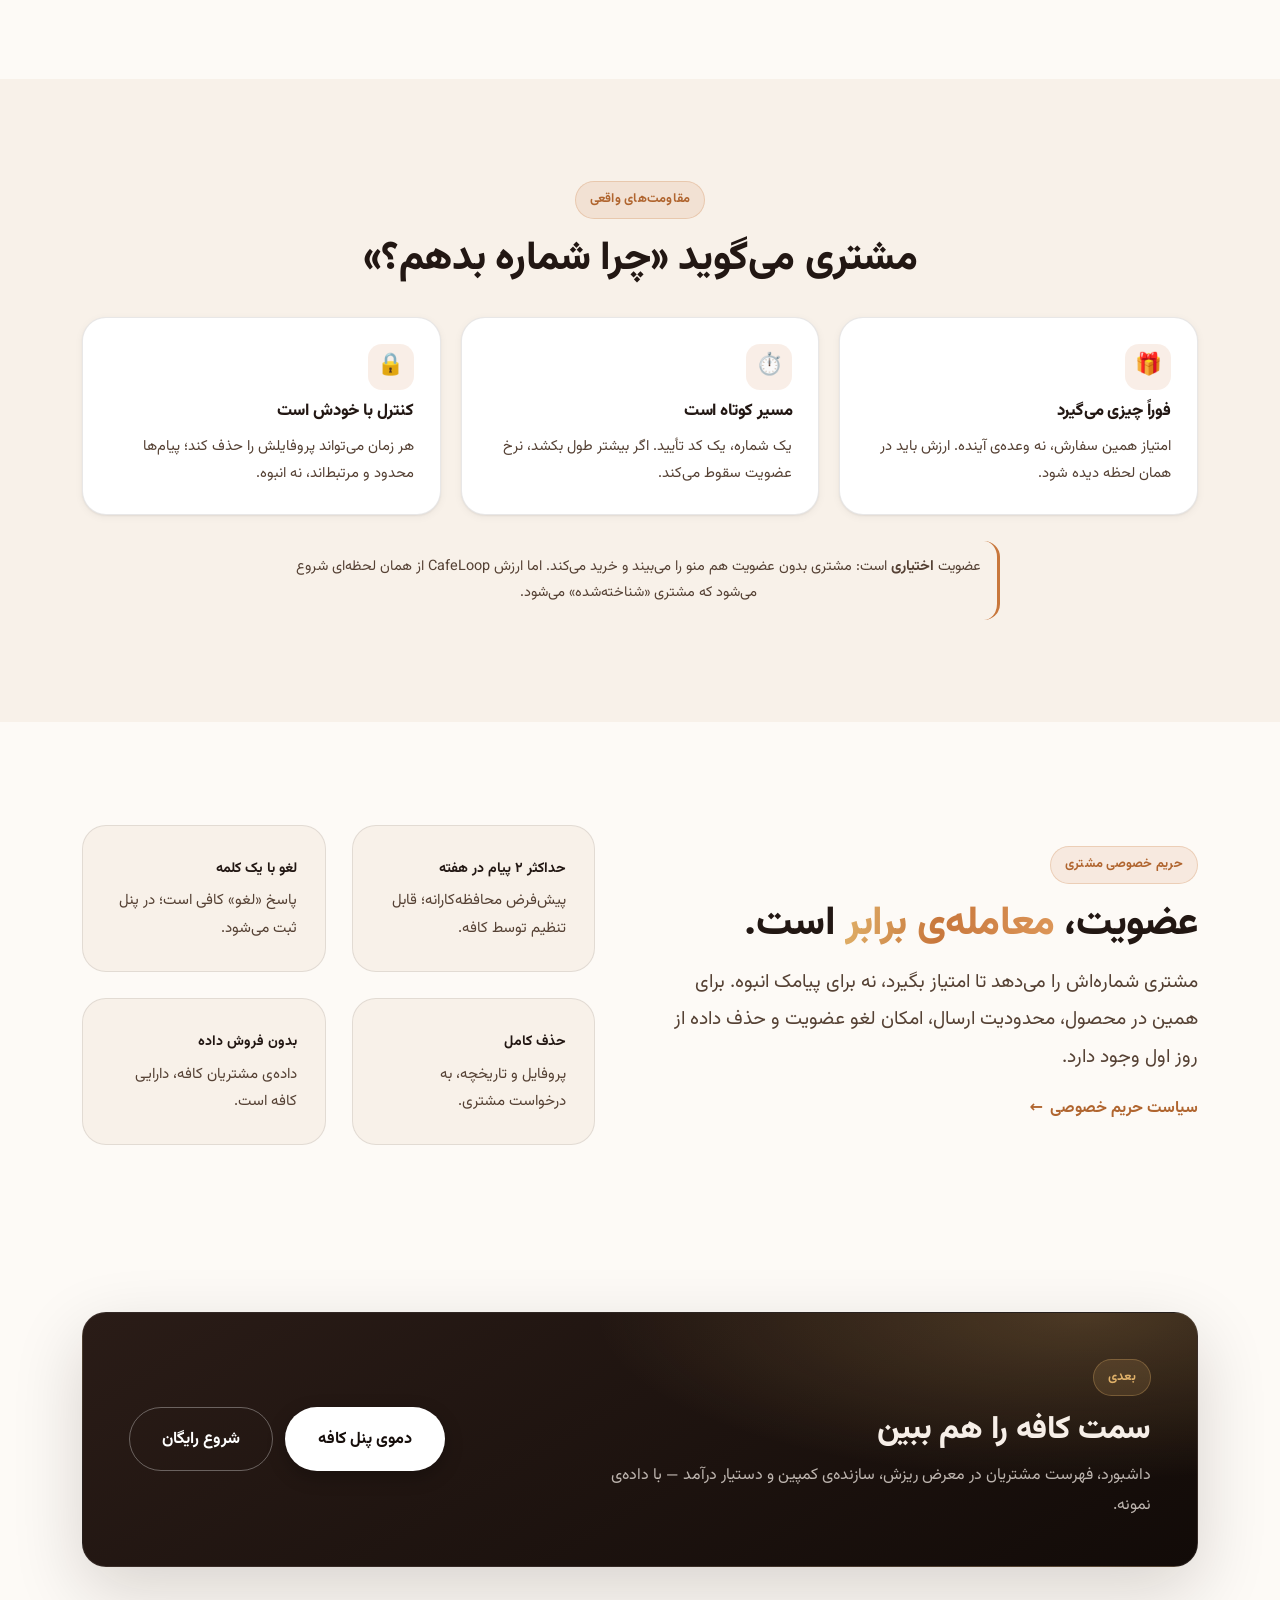
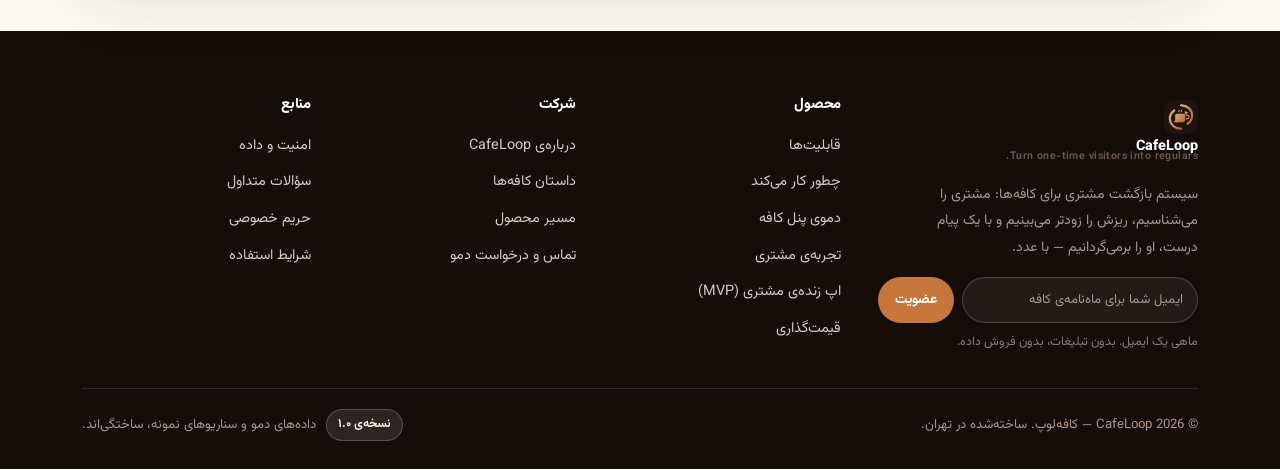
<file: customer.html>
<!DOCTYPE html>
<html lang="fa" dir="rtl">
<head>
<meta charset="utf-8">
<meta name="viewport" content="width=device-width, initial-scale=1, viewport-fit=cover">
<title>تجربه‌ی مشتری — CafeLoop</title>
<meta name="description" content="سمت مشتری CafeLoop: اسکن QR، منوی وب بدون نصب اپ، عضویت یک‌کلیکی، امتیاز وفاداری و پیشنهاد شخصی‌سازی‌شده.">
<meta name="theme-color" content="#150d0a">
<link rel="canonical" href="https://cafeloop.ir/customer.html">
<meta property="og:type" content="website">
<meta property="og:site_name" content="CafeLoop">
<meta property="og:title" content="تجربه‌ی مشتری — CafeLoop">
<meta property="og:description" content="سمت مشتری CafeLoop: اسکن QR، منوی وب بدون نصب اپ، عضویت یک‌کلیکی، امتیاز وفاداری و پیشنهاد شخصی‌سازی‌شده.">
<meta property="og:url" content="https://cafeloop.ir/customer.html">
<meta property="og:image" content="https://cafeloop.ir/assets/img/og.svg">
<meta property="og:locale" content="fa_IR">
<meta name="twitter:card" content="summary_large_image">
<link rel="icon" href="assets/img/logo.svg" type="image/svg+xml">
<link rel="apple-touch-icon" href="assets/img/logo.svg">
<link rel="manifest" href="site.webmanifest">
<link rel="preload" href="assets/fonts/Vazirmatn-Variable.woff2" as="font" type="font/woff2" crossorigin>
<link rel="stylesheet" href="assets/css/style.css">
<link rel="stylesheet" href="assets/css/mobile.css">
<script type="application/ld+json">
{
  "@context": "https://schema.org",
  "@type": "BreadcrumbList",
  "itemListElement": [
    { "@type": "ListItem", "position": 1, "name": "خانه", "item": "https://cafeloop.ir/" },
    { "@type": "ListItem", "position": 2, "name": "تجربه‌ی مشتری", "item": "https://cafeloop.ir/customer.html" }
  ]
}
</script>
</head>
<body class="">
<a class="skip-link" href="#main">رفتن به محتوای اصلی</a>
<div class="scroll-progress" aria-hidden="true"><span data-progress></span></div>

<header class="site-header">
  <div class="container nav">
    <a class="brand" href="index.html" aria-label="CafeLoop — صفحه‌ی اصلی">
      <img class="brand__mark" src="assets/img/logo.svg" alt="" width="36" height="36">
      <span class="brand__text">CafeLoop<span class="brand__sub">مشتری رو برگردون</span></span>
    </a>
    <nav class="nav__links" id="navLinks" aria-label="منوی اصلی">
      <a href="index.html">خانه</a>
      <a href="features.html">قابلیت‌ها</a>
      <a href="how-it-works.html">چطور کار می‌کند</a>
      <a href="demo.html">دموی زنده</a>
      <a href="mvp.html">اپ زنده</a>
      <a href="admin.html">پنل مدیریت</a>
      <a href="pricing.html">قیمت‌گذاری</a>
      <a href="customers.html">مشتریان</a>
    </nav>
    <div class="nav__actions">
      <a class="btn btn--sm btn--ghost btn--nav-app" href="mvp.html">▶ اپ زنده</a>
      <a class="btn btn--sm btn--nav-cta" href="contact.html">شروع رایگان</a>
      <button class="nav__toggle" type="button" aria-label="منو" aria-expanded="false" aria-controls="navLinks"><span></span></button>
    </div>
  </div>
</header>

<main id="main">
  <section class="page-hero" style="padding-bottom:clamp(20px,3vw,30px)">
    <div class="container">
      <div class="page-hero__inner" style="max-width:900px">
        <nav class="breadcrumb" aria-label="مسیر"><a href="index.html">خانه</a><span aria-hidden="true">›</span><span>تجربه‌ی مشتری</span></nav>
        <span class="eyebrow">سمت مشتری · دموی تعاملی</span>
        <h1 class="h1">هیچ اپی نصب نمی‌شود.<br><span class="grad">فقط یک اسکن.</span></h1>
        <p class="lead">
          هر مرحله‌ی اضافه در مسیر مشتری یعنی از دست دادن بخشی از آن‌ها. پس مسیر را کوتاه نگه می‌داریم:
          QR روی میز → منو → عضویت یک‌کلیکی → امتیاز → پیشنهاد → بازگشت.
        </p>
        <div class="hero__actions">
          <a class="btn btn--lg" href="#try">امتحان کردن موبایل</a>
          <a class="btn btn--lg btn--ghost" href="demo.html">دیدن پنل کافه</a>
        </div>
      </div>
    </div>
  </section>

  <!-- PHONE -->
  <section class="section section--tight" id="try">
    <div class="container grid grid-2" style="align-items:center">
      <div class="reveal">
        <span class="eyebrow">تعاملی</span>
        <h2 class="h2" style="margin-top:14px">این موبایل را امتحان کن</h2>
        <p class="lead" style="margin-top:14px">
          دقیقاً همان چیزی که مشتری روی گوشی‌اش می‌بیند — وب‌اپ، بدون نصب.
          تب‌ها را عوض کن، محصول اضافه کن، عضو شو و پیشنهاد را ببین.
        </p>

        <div class="flow" style="margin-top:24px">
          <div class="flow__item">
            <span class="flow__num">۱</span>
            <div><h4>منو</h4><p>سریع، خوانا، با قیمت و دسته‌بندی. هدف اول: راضی کردن مشتری در همان لحظه.</p></div>
          </div>
          <div class="flow__item">
            <span class="flow__num">۲</span>
            <div><h4>عضویت اختیاری</h4><p>«می‌خواهی ۱۵٪ این سفارش را امتیاز بگیری؟» — با شماره، بدون رمز و بدون فرم.</p></div>
          </div>
          <div class="flow__item">
            <span class="flow__num">۳</span>
            <div><h4>امتیاز و پاداش</h4><p>مشتری می‌بیند چقدر تا پاداش بعدی مانده. همین، دلیل بازگشت بعدی است.</p></div>
          </div>
          <div class="flow__item" style="background:linear-gradient(140deg,rgba(47,169,140,.12),rgba(47,169,140,.04));border-color:rgba(47,169,140,.3)">
            <span class="flow__num" style="background:var(--mint-500);color:#fff">۴</span>
            <div><h4>پیشنهاد شخصی</h4><p>«قهوه‌ی همیشگیت منتظرته ☕» — حول محصول و ساعت محبوب همان مشتری.</p></div>
          </div>
        </div>
      </div>

      <div class="reveal" data-delay="120">
        <div class="phone">
          <div class="phone__screen">
            <div class="phone__top">
              <div class="row row--between">
                <div class="row">
                  <img src="assets/img/logo.svg" alt="" width="30" height="30">
                  <div>
                    <b>Cafe Noir</b>
                    <div class="brand__sub">میز ۷ · تهران، جردن</div>
                  </div>
                </div>
                <span class="pill pill--ghost-light tiny">دمو</span>
              </div>
            </div>

            <div class="phone__body" id="phoneBody"></div>

            <div class="phone__tabs" id="phoneTabs">
              <button type="button" class="is-active" data-tab="menu"><i>☕</i>منو</button>
              <button type="button" data-tab="loyalty"><i>⭐</i>امتیاز</button>
              <button type="button" data-tab="offer"><i>🎁</i>پیشنهاد</button>
              <button type="button" data-tab="profile"><i>🪪</i>پروفایل</button>
            </div>
          </div>
        </div>
        <p class="tiny faint center" style="margin-top:14px">داده و سفارش‌ها نمونه‌اند و در مرورگر تو ذخیره می‌شوند؛ چیزی به سرور فرستاده نمی‌شود.</p>
      </div>
    </div>
  </section>

  <!-- LIVE APP HANDOFF -->
  <section class="section section--tight">
    <div class="container">
      <div class="banner banner--final reveal">
        <div>
          <span class="eyebrow">نسخه‌ی کامل و کارکردی</span>
          <h2 style="margin-top:12px">این موبایل، پیش‌نمایش است — <b>اپ زنده</b> را باز کن.</h2>
          <p>منوی ۲۹ آیتمی با فیلتر و جست‌وجو، گزینه‌های سفارش، سبد، پیگیری زنده، سرویس میز و باشگاه امتیاز — همه واقعاً کار می‌کنند.</p>
        </div>
        <div class="row">
          <a class="btn btn--light btn--lg" href="mvp.html">▶ باز کردن اپ زنده</a>
          <a class="btn btn--outline-light btn--lg" href="mvp.html?table=12">میز ۱۲ (لینک QR)</a>
        </div>
      </div>
    </div>
  </section>

  <!-- QR -->
  <section class="section section--soft">
    <div class="container split">
      <div class="reveal">
        <span class="eyebrow">روی میز</span>
        <h2 class="h2" style="margin-top:14px">QR دروازه است، نه محصول.</h2>
        <p class="lead" style="margin-top:14px">
          اگر فردا تکنولوژی ورود عوض شود (NFC، دستیار صوتی، هر چیز دیگر)، ارزش واقعی سر جایش می‌ماند:
          <b>لایه‌ی رابطه با مشتری</b>.
        </p>
        <ul class="stack" style="margin-top:18px">
          <li class="row">🖨️ یک کارت روی میز — بدون سخت‌افزار</li>
          <li class="row">🔗 لینک اختصاصی هر شعبه و هر میز برای تحلیل بهتر</li>
          <li class="row">📱 در نقشه‌ی نسخه‌ی بعد: NFC به‌عنوان نقطه‌ی ورود دوم</li>
        </ul>
      </div>

      <div class="reveal" data-delay="120">
        <div class="card center">
          <div class="card" style="display:inline-block;padding:16px;background:#fff">
            <canvas id="qrCanvas" width="220" height="220" role="img" style="width:200px;height:200px" aria-label="نمونه QR روی میز"></canvas>
          </div>
          <p class="small muted" style="margin-top:14px">
            نمونه‌ی کارت QR روی میز — <span class="mono">cafeloop.ir/noir/t7</span>
          </p>
          <p class="tiny faint">در حساب واقعی، برای هر میز و هر شعبه یک لینک اختصاصی ساخته می‌شود.</p>
        </div>
      </div>
    </div>
  </section>

  <!-- JOURNEY -->
  <section class="section">
    <div class="container">
      <div class="section-head section-head--center reveal">
        <span class="eyebrow">مسیر مشتری</span>
        <h2 class="h2">همان لحظه‌ای که <span class="grad">همه‌چیز اتفاق می‌افتد.</span></h2>
        <p class="lead">دو نگاه به یک مسیر: مشتری و کافه.</p>
      </div>

      <div class="grid grid-2" style="margin-top:32px">
        <div class="card reveal" style="background:linear-gradient(160deg,#2a1c17,#150d0a);color:#f7efe8;border-color:transparent">
          <h3 style="color:#fff">از نگاه مشتری</h3>
          <ol class="stack" style="margin-top:14px;font-size:.94rem;color:rgba(247,239,232,.82)">
            <li>۱. می‌نشیند پشت میز</li>
            <li>۲. QR را اسکن می‌کند</li>
            <li>۳. منو را می‌بیند</li>
            <li>۴. اختیاری: عضو باشگاه می‌شود</li>
            <li>۵. امتیاز می‌گیرد</li>
            <li>۶. خرید می‌کند و می‌رود</li>
            <li>۷. پیشنهاد شخصی می‌گیرد</li>
            <li>۸. برمی‌گردد ← <b style="color:#e0b169">اینجا همه‌چیز اتفاق می‌افتد</b></li>
          </ol>
        </div>
        <div class="card reveal" data-delay="90">
          <h3>از نگاه کافه</h3>
          <ol class="stack" style="margin-top:14px;font-size:.94rem;color:var(--ink-soft)">
            <li>۱. مشتری وارد می‌شود</li>
            <li>۲. خرید ثبت می‌شود</li>
            <li>۳. مشتری «شناخته‌شده» می‌شود</li>
            <li>۴. سیستم بازگشتش را پیش‌بینی می‌کند</li>
            <li>۵. کمپین خودکار یا تأییدی اجرا می‌شود</li>
            <li>۶. مشتری برمی‌گردد</li>
            <li>۷. درآمد در داشبورد ثبت می‌شود</li>
            <li>۸. نرخ بازگشت بالا می‌رود ← <b>KPI ما</b></li>
          </ol>
        </div>
      </div>
    </div>
  </section>

  <!-- OBJECTIONS -->
  <section class="section section--soft">
    <div class="container">
      <div class="section-head section-head--center reveal">
        <span class="eyebrow">مقاومت‌های واقعی</span>
        <h2 class="h2">مشتری می‌گوید «چرا شماره بدهم؟»</h2>
      </div>
      <div class="feature-grid" style="margin-top:32px">
        <div class="feature reveal">
          <div class="feature__icon">🎁</div>
          <h3>فوراً چیزی می‌گیرد</h3>
          <p>امتیاز همین سفارش، نه وعده‌ی آینده. ارزش باید در همان لحظه دیده شود.</p>
        </div>
        <div class="feature reveal" data-delay="80">
          <div class="feature__icon">⏱️</div>
          <h3>مسیر کوتاه است</h3>
          <p>یک شماره، یک کد تأیید. اگر بیشتر طول بکشد، نرخ عضویت سقوط می‌کند.</p>
        </div>
        <div class="feature reveal" data-delay="160">
          <div class="feature__icon">🔒</div>
          <h3>کنترل با خودش است</h3>
          <p>هر زمان می‌تواند پروفایلش را حذف کند؛ پیام‌ها محدود و مرتبط‌اند، نه انبوه.</p>
        </div>
      </div>
      <p class="note mx-auto reveal" style="margin-top:26px;max-width:720px;text-align:center">
        عضویت <b>اختیاری</b> است: مشتری بدون عضویت هم منو را می‌بیند و خرید می‌کند.
        اما ارزش CafeLoop از همان لحظه‌ای شروع می‌شود که مشتری «شناخته‌شده» می‌شود.
      </p>
    </div>
  </section>

  <section class="section">
    <div class="container split">
      <div class="reveal">
        <span class="eyebrow">حریم خصوصی مشتری</span>
        <h2 class="h2" style="margin-top:14px">عضویت، <span class="grad">معامله‌ی برابر</span> است.</h2>
        <p class="lead" style="margin-top:14px">
          مشتری شماره‌اش را می‌دهد تا امتیاز بگیرد، نه برای پیامک انبوه. برای همین در محصول،
          محدودیت ارسال، امکان لغو عضویت و حذف داده از روز اول وجود دارد.
        </p>
        <a class="link-arrow" href="privacy.html" style="margin-top:18px">سیاست حریم خصوصی</a>
      </div>
      <div class="grid grid-2 reveal" data-delay="90">
        <div class="card card--flat"><b class="small">حداکثر ۲ پیام در هفته</b><p class="tiny muted" style="margin-top:4px">پیش‌فرض محافظه‌کارانه؛ قابل تنظیم توسط کافه.</p></div>
        <div class="card card--flat"><b class="small">لغو با یک کلمه</b><p class="tiny muted" style="margin-top:4px">پاسخ «لغو» کافی است؛ در پنل ثبت می‌شود.</p></div>
        <div class="card card--flat"><b class="small">حذف کامل</b><p class="tiny muted" style="margin-top:4px">پروفایل و تاریخچه، به درخواست مشتری.</p></div>
        <div class="card card--flat"><b class="small">بدون فروش داده</b><p class="tiny muted" style="margin-top:4px">داده‌ی مشتریان کافه، دارایی کافه است.</p></div>
      </div>
    </div>
  </section>

  <section class="section section--tight">
    <div class="container">
      <div class="banner banner--final reveal">
        <div>
          <span class="eyebrow">بعدی</span>
          <h2 style="margin-top:12px">سمت کافه را هم ببین</h2>
          <p>داشبورد، فهرست مشتریان در معرض ریزش، سازنده‌ی کمپین و دستیار درآمد — با داده‌ی نمونه.</p>
        </div>
        <div class="row">
          <a class="btn btn--light btn--lg" href="demo.html">دموی پنل کافه</a>
          <a class="btn btn--outline-light btn--lg" href="contact.html">شروع رایگان</a>
        </div>
      </div>
    </div>
  </section>

</main>

<footer class="site-footer">
  <div class="container">
    <div class="site-footer__grid">
      <div class="site-footer__brand">
        <a class="brand" href="index.html" aria-label="CafeLoop">
          <img class="brand__mark" src="assets/img/logo.svg" alt="" width="36" height="36">
          <span class="brand__text">CafeLoop<span class="brand__sub">Turn one-time visitors into regulars.</span></span>
        </a>
        <p class="small">
          سیستم بازگشت مشتری برای کافه‌ها: مشتری را می‌شناسیم، ریزش را زودتر می‌بینیم
          و با یک پیام درست، او را برمی‌گردانیم — با عدد.
        </p>
        <form class="newsletter" data-newsletter>
          <label class="sr-only" for="nlEmail">ایمیل برای خبرنامه</label>
          <input id="nlEmail" type="email" name="email" placeholder="ایمیل شما برای ماه‌نامه‌ی کافه" required>
          <button class="btn btn--sm" type="submit">عضویت</button>
        </form>
        <p class="tiny faint">ماهی یک ایمیل. بدون تبلیغات، بدون فروش داده.</p>
      </div>

      <div>
        <h5>محصول</h5>
        <a href="features.html">قابلیت‌ها</a>
        <a href="how-it-works.html">چطور کار می‌کند</a>
        <a href="demo.html">دموی پنل کافه</a>
        <a href="customer.html">تجربه‌ی مشتری</a>
        <a href="mvp.html">اپ زنده‌ی مشتری (MVP)</a>
        <a href="pricing.html">قیمت‌گذاری</a>
      </div>

      <div>
        <h5>شرکت</h5>
        <a href="about.html">درباره‌ی CafeLoop</a>
        <a href="customers.html">داستان کافه‌ها</a>
        <a href="roadmap.html">مسیر محصول</a>
        <a href="contact.html">تماس و درخواست دمو</a>
      </div>

      <div>
        <h5>منابع</h5>
        <a href="about.html#security">امنیت و داده</a>
        <a href="index.html#faq">سؤالات متداول</a>
        <a href="privacy.html">حریم خصوصی</a>
        <a href="terms.html">شرایط استفاده</a>
      </div>
    </div>

    <div class="site-footer__bottom">
      <span>© <span data-year>2026</span> CafeLoop — کافه‌لوپ. ساخته‌شده در تهران.</span>
      <span class="site-footer__legal">
        <span class="pill pill--ghost-light tiny">نسخه‌ی ۱.۰</span>
        <span>داده‌های دمو و سناریوهای نمونه، ساختگی‌اند.</span>
      </span>
    </div>
  </div>
</footer>

<button class="to-top" type="button" aria-label="بازگشت به بالای صفحه" data-to-top>↑</button>
<div class="toast" role="status" aria-live="polite"></div>

<script src="assets/js/main.js"></script>
<script src="assets/js/customer.js"></script>
</body>
</html>
</file>
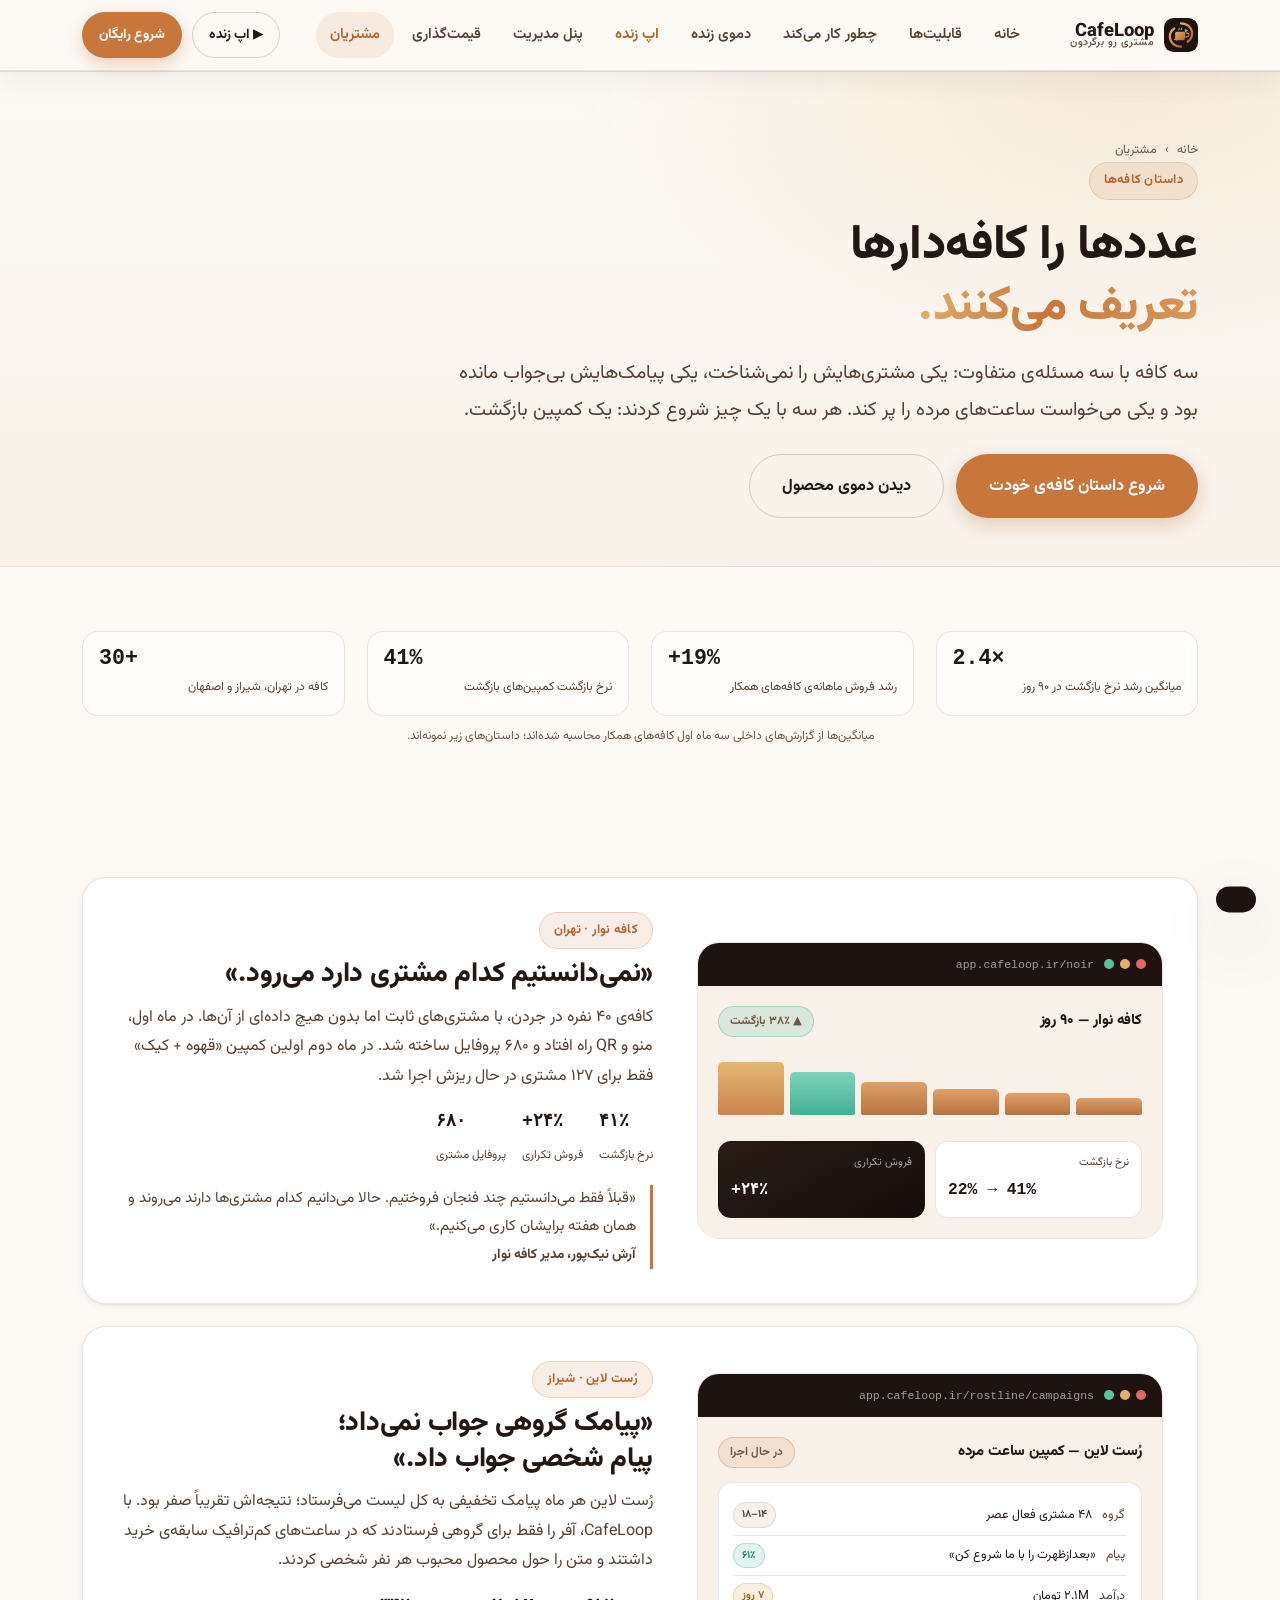
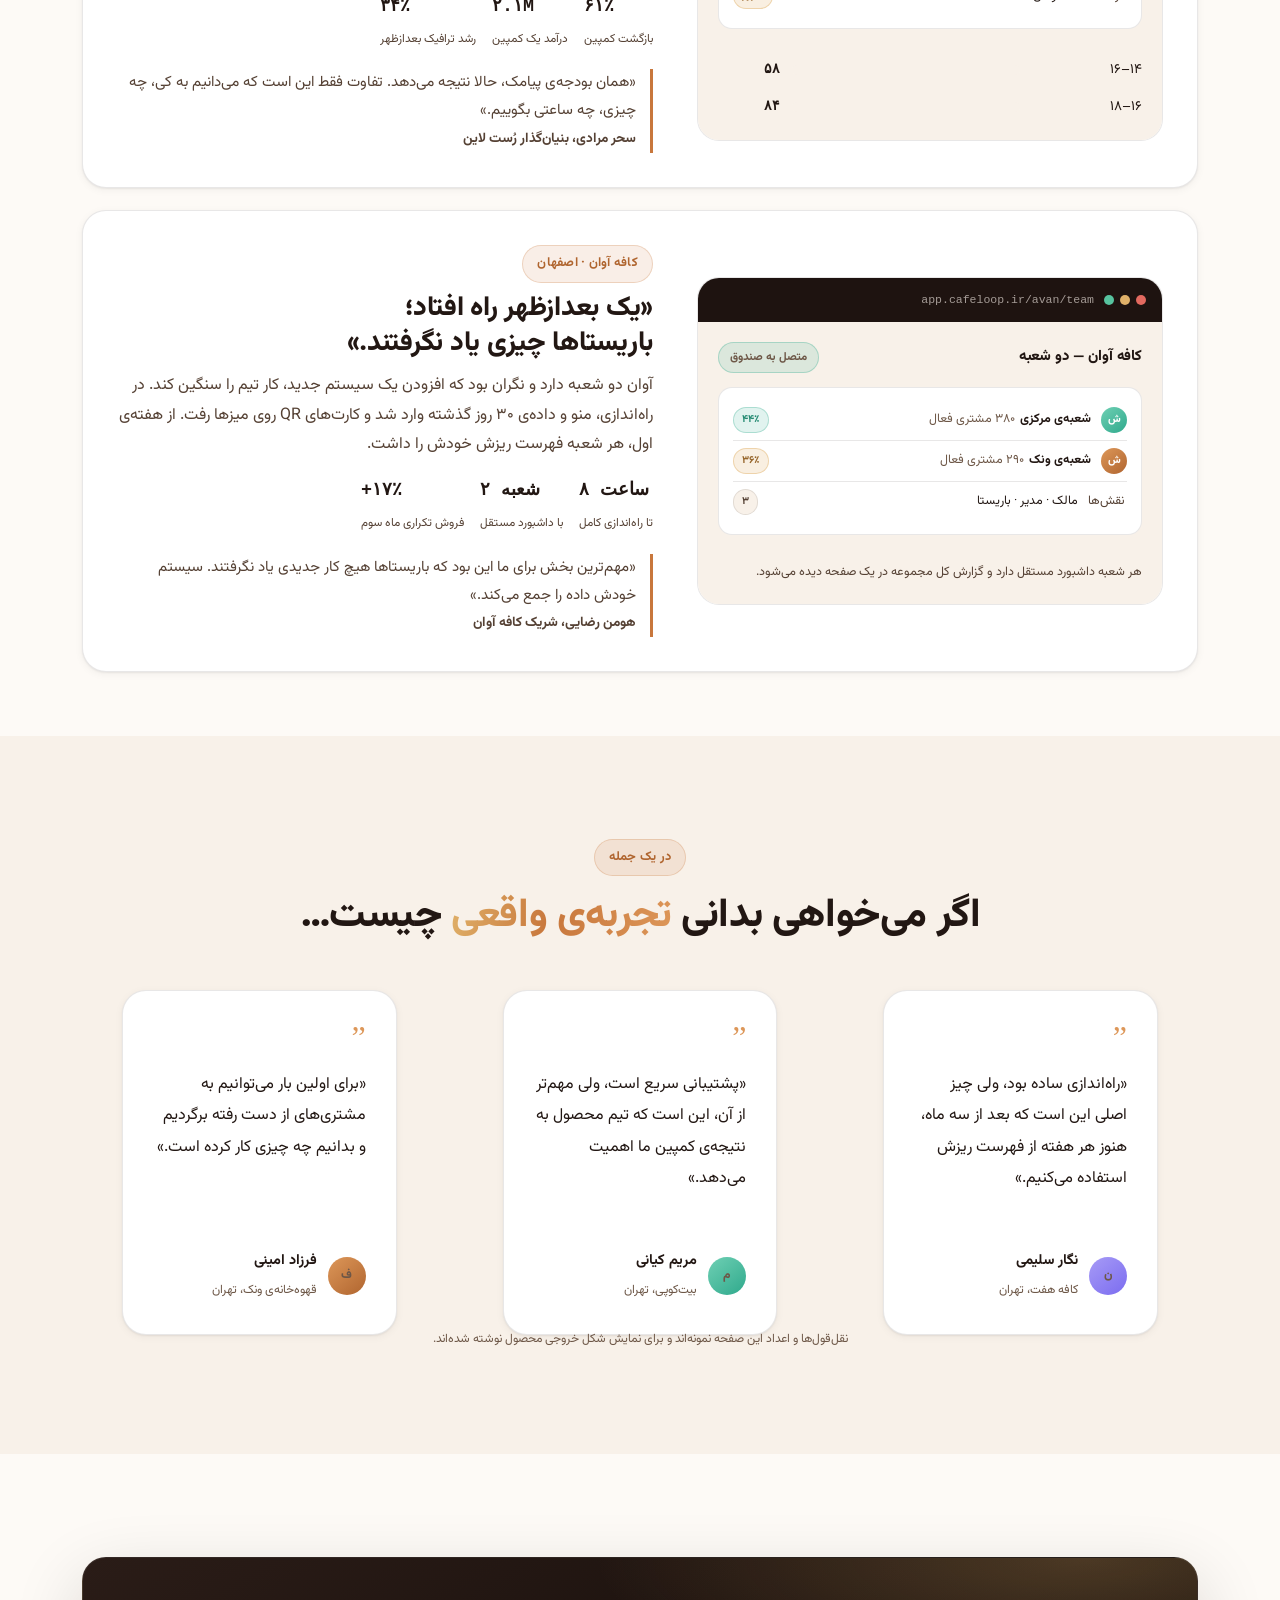
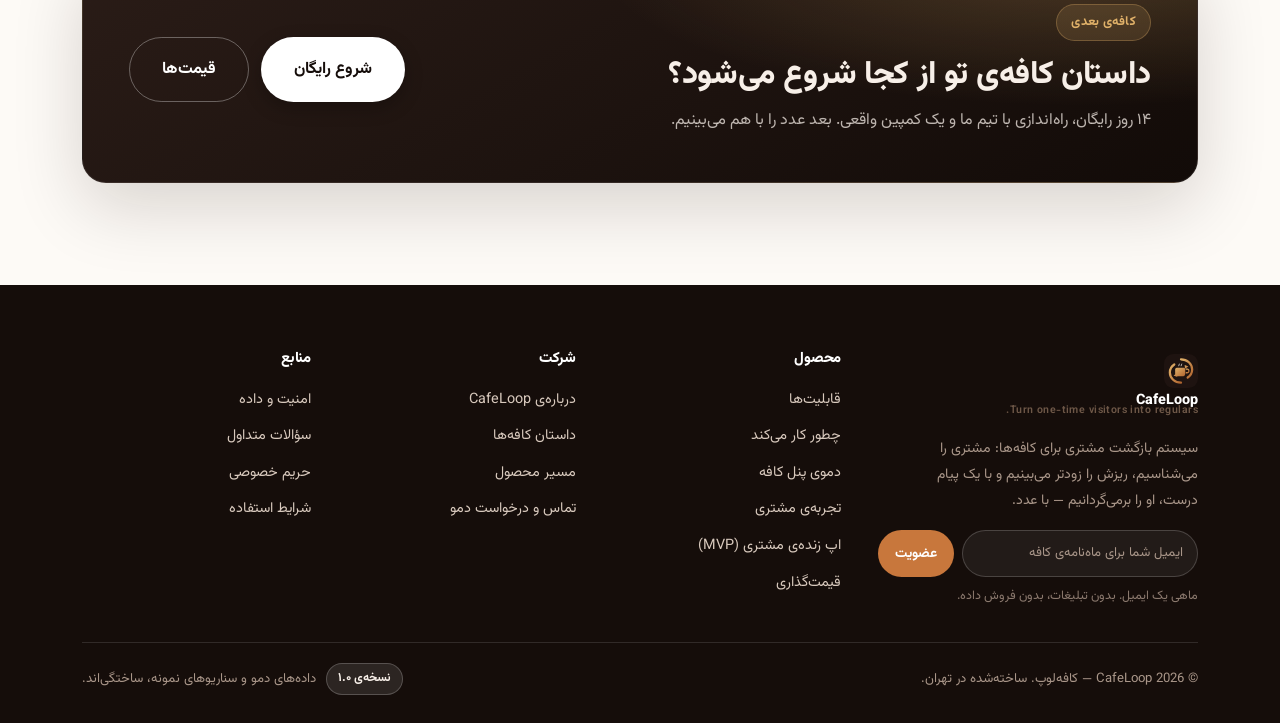
<file: customers.html>
<!DOCTYPE html>
<html lang="fa" dir="rtl">
<head>
<meta charset="utf-8">
<meta name="viewport" content="width=device-width, initial-scale=1, viewport-fit=cover">
<title>داستان کافه‌ها — نتایج CafeLoop</title>
<meta name="description" content="سه کافه، سه مسئله و سه نتیجه‌ی قابل اندازه‌گیری با CafeLoop: نرخ بازگشت بالاتر، درآمد تکراری بیشتر و راه‌اندازی یک‌روزه.">
<meta name="theme-color" content="#150d0a">
<link rel="canonical" href="https://cafeloop.ir/customers.html">
<meta property="og:type" content="website">
<meta property="og:site_name" content="CafeLoop">
<meta property="og:title" content="داستان کافه‌ها — نتایج CafeLoop">
<meta property="og:description" content="سه کافه، سه مسئله و سه نتیجه‌ی قابل اندازه‌گیری با CafeLoop: نرخ بازگشت بالاتر، درآمد تکراری بیشتر و راه‌اندازی یک‌روزه.">
<meta property="og:url" content="https://cafeloop.ir/customers.html">
<meta property="og:image" content="https://cafeloop.ir/assets/img/og.svg">
<meta property="og:locale" content="fa_IR">
<meta name="twitter:card" content="summary_large_image">
<link rel="icon" href="assets/img/logo.svg" type="image/svg+xml">
<link rel="apple-touch-icon" href="assets/img/logo.svg">
<link rel="manifest" href="site.webmanifest">
<link rel="preload" href="assets/fonts/Vazirmatn-Variable.woff2" as="font" type="font/woff2" crossorigin>
<link rel="stylesheet" href="assets/css/style.css">
<link rel="stylesheet" href="assets/css/mobile.css">
<script type="application/ld+json">
{
  "@context": "https://schema.org",
  "@type": "BreadcrumbList",
  "itemListElement": [
    { "@type": "ListItem", "position": 1, "name": "خانه", "item": "https://cafeloop.ir/" },
    { "@type": "ListItem", "position": 2, "name": "مشتریان", "item": "https://cafeloop.ir/customers.html" }
  ]
}
</script>
</head>
<body class="">
<a class="skip-link" href="#main">رفتن به محتوای اصلی</a>
<div class="scroll-progress" aria-hidden="true"><span data-progress></span></div>

<header class="site-header">
  <div class="container nav">
    <a class="brand" href="index.html" aria-label="CafeLoop — صفحه‌ی اصلی">
      <img class="brand__mark" src="assets/img/logo.svg" alt="" width="36" height="36">
      <span class="brand__text">CafeLoop<span class="brand__sub">مشتری رو برگردون</span></span>
    </a>
    <nav class="nav__links" id="navLinks" aria-label="منوی اصلی">
      <a href="index.html">خانه</a>
      <a href="features.html">قابلیت‌ها</a>
      <a href="how-it-works.html">چطور کار می‌کند</a>
      <a href="demo.html">دموی زنده</a>
      <a href="mvp.html">اپ زنده</a>
      <a href="admin.html">پنل مدیریت</a>
      <a href="pricing.html">قیمت‌گذاری</a>
      <a href="customers.html" aria-current="page">مشتریان</a>
    </nav>
    <div class="nav__actions">
      <a class="btn btn--sm btn--ghost btn--nav-app" href="mvp.html">▶ اپ زنده</a>
      <a class="btn btn--sm btn--nav-cta" href="contact.html">شروع رایگان</a>
      <button class="nav__toggle" type="button" aria-label="منو" aria-expanded="false" aria-controls="navLinks"><span></span></button>
    </div>
  </div>
</header>

<main id="main">
  <section class="page-hero">
    <div class="container">
      <div class="page-hero__inner">
        <nav class="breadcrumb" aria-label="مسیر"><a href="index.html">خانه</a><span aria-hidden="true">›</span><span>مشتریان</span></nav>
        <span class="eyebrow">داستان کافه‌ها</span>
        <h1 class="h1">عددها را کافه‌دارها<br><span class="grad">تعریف می‌کنند.</span></h1>
        <p class="lead">
          سه کافه با سه مسئله‌ی متفاوت: یکی مشتری‌هایش را نمی‌شناخت، یکی پیامک‌هایش بی‌جواب
          مانده بود و یکی می‌خواست ساعت‌های مرده را پر کند. هر سه با یک چیز شروع کردند: یک کمپین بازگشت.
        </p>
        <div class="hero__actions">
          <a class="btn btn--lg" href="contact.html">شروع داستان کافه‌ی خودت</a>
          <a class="btn btn--lg btn--ghost" href="demo.html">دیدن دموی محصول</a>
        </div>
      </div>
    </div>
  </section>

  <!-- RESULTS -->
  <section class="section section--tight">
    <div class="container">
      <div class="proof-strip reveal" style="margin-top:0">
        <div class="proof"><b>2.4×</b><span>میانگین رشد نرخ بازگشت در ۹۰ روز</span></div>
        <div class="proof"><b>+19%</b><span>رشد فروش ماهانه‌ی کافه‌های همکار</span></div>
        <div class="proof"><b>41%</b><span>نرخ بازگشت کمپین‌های بازگشت</span></div>
        <div class="proof"><b>30+</b><span>کافه در تهران، شیراز و اصفهان</span></div>
      </div>
      <p class="figure-note center">میانگین‌ها از گزارش‌های داخلی سه ماه اول کافه‌های همکار محاسبه شده‌اند؛ داستان‌های زیر نمونه‌اند.</p>
    </div>
  </section>

  <!-- STORY 1 -->
  <section class="section section--tight">
    <div class="container">
      <article class="story reveal">
        <div class="story__visual">
          <div class="mock" style="box-shadow:none;border:1px solid var(--line)">
            <div class="mock__bar"><span class="mock__dots" aria-hidden="true"><i></i><i></i><i></i></span><span class="mock__url">app.cafeloop.ir/noir</span></div>
            <div class="mock__body">
              <div class="mock__head"><h4>کافه نوار — ۹۰ روز</h4><span class="pill pill--ok">▲ ۳۸٪ بازگشت</span></div>
              <div class="mock-chart" aria-hidden="true">
                <i style="height:30%"></i><i style="height:38%"></i><i style="height:46%"></i>
                <i style="height:58%"></i><i class="is-mint" style="height:74%"></i><i class="is-peak" style="height:92%"></i>
              </div>
              <div class="mock-kpis" style="grid-template-columns:repeat(2,minmax(0,1fr));margin-top:12px">
                <div class="mock-kpi"><span>نرخ بازگشت</span><b>22% → 41%</b></div>
                <div class="mock-kpi mock-kpi--dark"><span>فروش تکراری</span><b>+۲۴٪</b></div>
              </div>
            </div>
          </div>
        </div>
        <div>
          <span class="eyebrow">کافه نوار · تهران</span>
          <h3 class="h2" style="font-size:clamp(1.25rem,2.6vw,1.7rem)">«نمی‌دانستیم کدام مشتری دارد می‌رود.»</h3>
          <p class="muted" style="margin-top:10px">
            کافه‌ی ۴۰ نفره در جردن، با مشتری‌های ثابت اما بدون هیچ داده‌ای از آن‌ها.
            در ماه اول، منو و QR راه افتاد و ۶۸۰ پروفایل ساخته شد. در ماه دوم اولین کمپین
            «قهوه + کیک» فقط برای ۱۲۷ مشتری در حال ریزش اجرا شد.
          </p>
          <div class="story__meta">
            <div><b>۴۱٪</b><span>نرخ بازگشت</span></div>
            <div><b>+۲۴٪</b><span>فروش تکراری</span></div>
            <div><b>۶۸۰</b><span>پروفایل مشتری</span></div>
          </div>
          <p class="story__quote">
            «قبلاً فقط می‌دانستیم چند فنجان فروختیم. حالا می‌دانیم کدام مشتری‌ها دارند می‌روند
            و همان هفته برایشان کاری می‌کنیم.»
            <br><b style="font-size:.85rem">آرش نیک‌پور، مدیر کافه نوار</b>
          </p>
        </div>
      </article>

      <!-- STORY 2 -->
      <article class="story reveal" style="margin-top:22px">
        <div class="story__visual">
          <div class="mock" style="box-shadow:none;border:1px solid var(--line)">
            <div class="mock__bar"><span class="mock__dots" aria-hidden="true"><i></i><i></i><i></i></span><span class="mock__url">app.cafeloop.ir/rostline/campaigns</span></div>
            <div class="mock__body">
              <div class="mock__head"><h4>رُست لاین — کمپین ساعت مرده</h4><span class="pill pill--brand">در حال اجرا</span></div>
              <div class="mock-panel">
                <div class="mock-row"><span class="tiny muted">گروه</span><div>۴۸ مشتری فعال عصر</div><span class="pill">۱۴–۱۸</span></div>
                <div class="mock-row"><span class="tiny muted">پیام</span><div>«بعدازظهرت را با ما شروع کن»</div><span class="pill pill--ok">۶۱٪</span></div>
                <div class="mock-row"><span class="tiny muted">درآمد</span><div>۲.۱M تومان</div><span class="pill pill--warn">۷ روز</span></div>
              </div>
              <div class="bar-list" style="margin-top:14px">
                <div class="bar-row"><span>۱۴–۱۶</span><span class="bar-track"><span class="bar-fill" data-value="58"></span></span><span class="bar-value">۵۸</span></div>
                <div class="bar-row"><span>۱۶–۱۸</span><span class="bar-track"><span class="bar-fill bar-fill--mint" data-value="84"></span></span><span class="bar-value">۸۴</span></div>
              </div>
            </div>
          </div>
        </div>
        <div>
          <span class="eyebrow">رُست لاین · شیراز</span>
          <h3 class="h2" style="font-size:clamp(1.25rem,2.6vw,1.7rem)">«پیامک گروهی جواب نمی‌داد؛ پیام شخصی جواب داد.»</h3>
          <p class="muted" style="margin-top:10px">
            رُست لاین هر ماه پیامک تخفیفی به کل لیست می‌فرستاد؛ نتیجه‌اش تقریباً صفر بود.
            با CafeLoop، آفر را فقط برای گروهی فرستادند که در ساعت‌های کم‌ترافیک سابقه‌ی خرید داشتند
            و متن را حول محصول محبوب هر نفر شخصی کردند.
          </p>
          <div class="story__meta">
            <div><b>۶۱٪</b><span>بازگشت کمپین</span></div>
            <div><b>۲.۱M</b><span>درآمد یک کمپین</span></div>
            <div><b>۳۴٪</b><span>رشد ترافیک بعدازظهر</span></div>
          </div>
          <p class="story__quote">
            «همان بودجه‌ی پیامک، حالا نتیجه می‌دهد. تفاوت فقط این است که می‌دانیم به کی، چه چیزی،
            چه ساعتی بگوییم.»
            <br><b style="font-size:.85rem">سحر مرادی، بنیان‌گذار رُست لاین</b>
          </p>
        </div>
      </article>

      <!-- STORY 3 -->
      <article class="story reveal" style="margin-top:22px">
        <div class="story__visual">
          <div class="mock" style="box-shadow:none;border:1px solid var(--line)">
            <div class="mock__bar"><span class="mock__dots" aria-hidden="true"><i></i><i></i><i></i></span><span class="mock__url">app.cafeloop.ir/avan/team</span></div>
            <div class="mock__body">
              <div class="mock__head"><h4>کافه آوان — دو شعبه</h4><span class="pill pill--ok">متصل به صندوق</span></div>
              <div class="mock-panel">
                <div class="mock-row"><span class="avatar avatar--mint">ش</span><div><b>شعبه‌ی مرکزی</b> <span class="tiny faint">۳۸۰ مشتری فعال</span></div><span class="pill pill--ok">۴۴٪</span></div>
                <div class="mock-row"><span class="avatar">ش</span><div><b>شعبه‌ی ونک</b> <span class="tiny faint">۲۹۰ مشتری فعال</span></div><span class="pill pill--warn">۳۶٪</span></div>
                <div class="mock-row"><span class="tiny muted">نقش‌ها</span><div>مالک · مدیر · باریستا</div><span class="pill">۳</span></div>
              </div>
              <p class="tiny muted" style="margin-top:12px">هر شعبه داشبورد مستقل دارد و گزارش کل مجموعه در یک صفحه دیده می‌شود.</p>
            </div>
          </div>
        </div>
        <div>
          <span class="eyebrow">کافه آوان · اصفهان</span>
          <h3 class="h2" style="font-size:clamp(1.25rem,2.6vw,1.7rem)">«یک بعدازظهر راه افتاد؛ باریستاها چیزی یاد نگرفتند.»</h3>
          <p class="muted" style="margin-top:10px">
            آوان دو شعبه دارد و نگران بود که افزودن یک سیستم جدید، کار تیم را سنگین کند.
            در راه‌اندازی، منو و داده‌ی ۳۰ روز گذشته وارد شد و کارت‌های QR روی میزها رفت.
            از هفته‌ی اول، هر شعبه فهرست ریزش خودش را داشت.
          </p>
          <div class="story__meta">
            <div><b>۸ ساعت</b><span>تا راه‌اندازی کامل</span></div>
            <div><b>۲ شعبه</b><span>با داشبورد مستقل</span></div>
            <div><b>+۱۷٪</b><span>فروش تکراری ماه سوم</span></div>
          </div>
          <p class="story__quote">
            «مهم‌ترین بخش برای ما این بود که باریستاها هیچ کار جدیدی یاد نگرفتند. سیستم خودش داده را جمع می‌کند.»
            <br><b style="font-size:.85rem">هومن رضایی، شریک کافه آوان</b>
          </p>
        </div>
      </article>
    </div>
  </section>

  <!-- TESTIMONIALS -->
  <section class="section section--soft">
    <div class="container">
      <div class="section-head section-head--center reveal">
        <span class="eyebrow">در یک جمله</span>
        <h2 class="h2">اگر می‌خواهی بدانی <span class="grad">تجربه‌ی واقعی</span> چیست…</h2>
      </div>
      <div class="grid grid-3" style="margin-top:32px">
        <figure class="quote-card reveal">
          <span class="quote-card__mark" aria-hidden="true">”</span>
          <blockquote>«راه‌اندازی ساده بود، ولی چیز اصلی این است که بعد از سه ماه، هنوز هر هفته از فهرست ریزش استفاده می‌کنیم.»</blockquote>
          <figcaption><span class="avatar avatar--violet">ن</span><div><b>نگار سلیمی</b><span>کافه هفت، تهران</span></div></figcaption>
        </figure>
        <figure class="quote-card reveal" data-delay="80">
          <span class="quote-card__mark" aria-hidden="true">”</span>
          <blockquote>«پشتیبانی سریع است، ولی مهم‌تر از آن، این است که تیم محصول به نتیجه‌ی کمپین ما اهمیت می‌دهد.»</blockquote>
          <figcaption><span class="avatar avatar--mint">م</span><div><b>مریم کیانی</b><span>بیت‌کوپی، تهران</span></div></figcaption>
        </figure>
        <figure class="quote-card reveal" data-delay="160">
          <span class="quote-card__mark" aria-hidden="true">”</span>
          <blockquote>«برای اولین بار می‌توانیم به مشتری‌های از دست رفته برگردیم و بدانیم چه چیزی کار کرده است.»</blockquote>
          <figcaption><span class="avatar">ف</span><div><b>فرزاد امینی</b><span>قهوه‌خانه‌ی ونک، تهران</span></div></figcaption>
        </figure>
      </div>
      <p class="figure-note center">نقل‌قول‌ها و اعداد این صفحه نمونه‌اند و برای نمایش شکل خروجی محصول نوشته شده‌اند.</p>
    </div>
  </section>

  <section class="section">
    <div class="container">
      <div class="banner banner--final reveal">
        <div>
          <span class="eyebrow">کافه‌ی بعدی</span>
          <h2 style="margin-top:12px">داستان کافه‌ی تو از کجا شروع می‌شود؟</h2>
          <p>۱۴ روز رایگان، راه‌اندازی با تیم ما و یک کمپین واقعی. بعد عدد را با هم می‌بینیم.</p>
        </div>
        <div class="row">
          <a class="btn btn--light btn--lg" href="contact.html">شروع رایگان</a>
          <a class="btn btn--outline-light btn--lg" href="pricing.html">قیمت‌ها</a>
        </div>
      </div>
    </div>
  </section>

</main>

<footer class="site-footer">
  <div class="container">
    <div class="site-footer__grid">
      <div class="site-footer__brand">
        <a class="brand" href="index.html" aria-label="CafeLoop">
          <img class="brand__mark" src="assets/img/logo.svg" alt="" width="36" height="36">
          <span class="brand__text">CafeLoop<span class="brand__sub">Turn one-time visitors into regulars.</span></span>
        </a>
        <p class="small">
          سیستم بازگشت مشتری برای کافه‌ها: مشتری را می‌شناسیم، ریزش را زودتر می‌بینیم
          و با یک پیام درست، او را برمی‌گردانیم — با عدد.
        </p>
        <form class="newsletter" data-newsletter>
          <label class="sr-only" for="nlEmail">ایمیل برای خبرنامه</label>
          <input id="nlEmail" type="email" name="email" placeholder="ایمیل شما برای ماه‌نامه‌ی کافه" required>
          <button class="btn btn--sm" type="submit">عضویت</button>
        </form>
        <p class="tiny faint">ماهی یک ایمیل. بدون تبلیغات، بدون فروش داده.</p>
      </div>

      <div>
        <h5>محصول</h5>
        <a href="features.html">قابلیت‌ها</a>
        <a href="how-it-works.html">چطور کار می‌کند</a>
        <a href="demo.html">دموی پنل کافه</a>
        <a href="customer.html">تجربه‌ی مشتری</a>
        <a href="mvp.html">اپ زنده‌ی مشتری (MVP)</a>
        <a href="pricing.html">قیمت‌گذاری</a>
      </div>

      <div>
        <h5>شرکت</h5>
        <a href="about.html">درباره‌ی CafeLoop</a>
        <a href="customers.html">داستان کافه‌ها</a>
        <a href="roadmap.html">مسیر محصول</a>
        <a href="contact.html">تماس و درخواست دمو</a>
      </div>

      <div>
        <h5>منابع</h5>
        <a href="about.html#security">امنیت و داده</a>
        <a href="index.html#faq">سؤالات متداول</a>
        <a href="privacy.html">حریم خصوصی</a>
        <a href="terms.html">شرایط استفاده</a>
      </div>
    </div>

    <div class="site-footer__bottom">
      <span>© <span data-year>2026</span> CafeLoop — کافه‌لوپ. ساخته‌شده در تهران.</span>
      <span class="site-footer__legal">
        <span class="pill pill--ghost-light tiny">نسخه‌ی ۱.۰</span>
        <span>داده‌های دمو و سناریوهای نمونه، ساختگی‌اند.</span>
      </span>
    </div>
  </div>
</footer>

<button class="to-top" type="button" aria-label="بازگشت به بالای صفحه" data-to-top>↑</button>
<div class="toast" role="status" aria-live="polite"></div>

<script src="assets/js/main.js"></script>
</body>
</html>
</file>
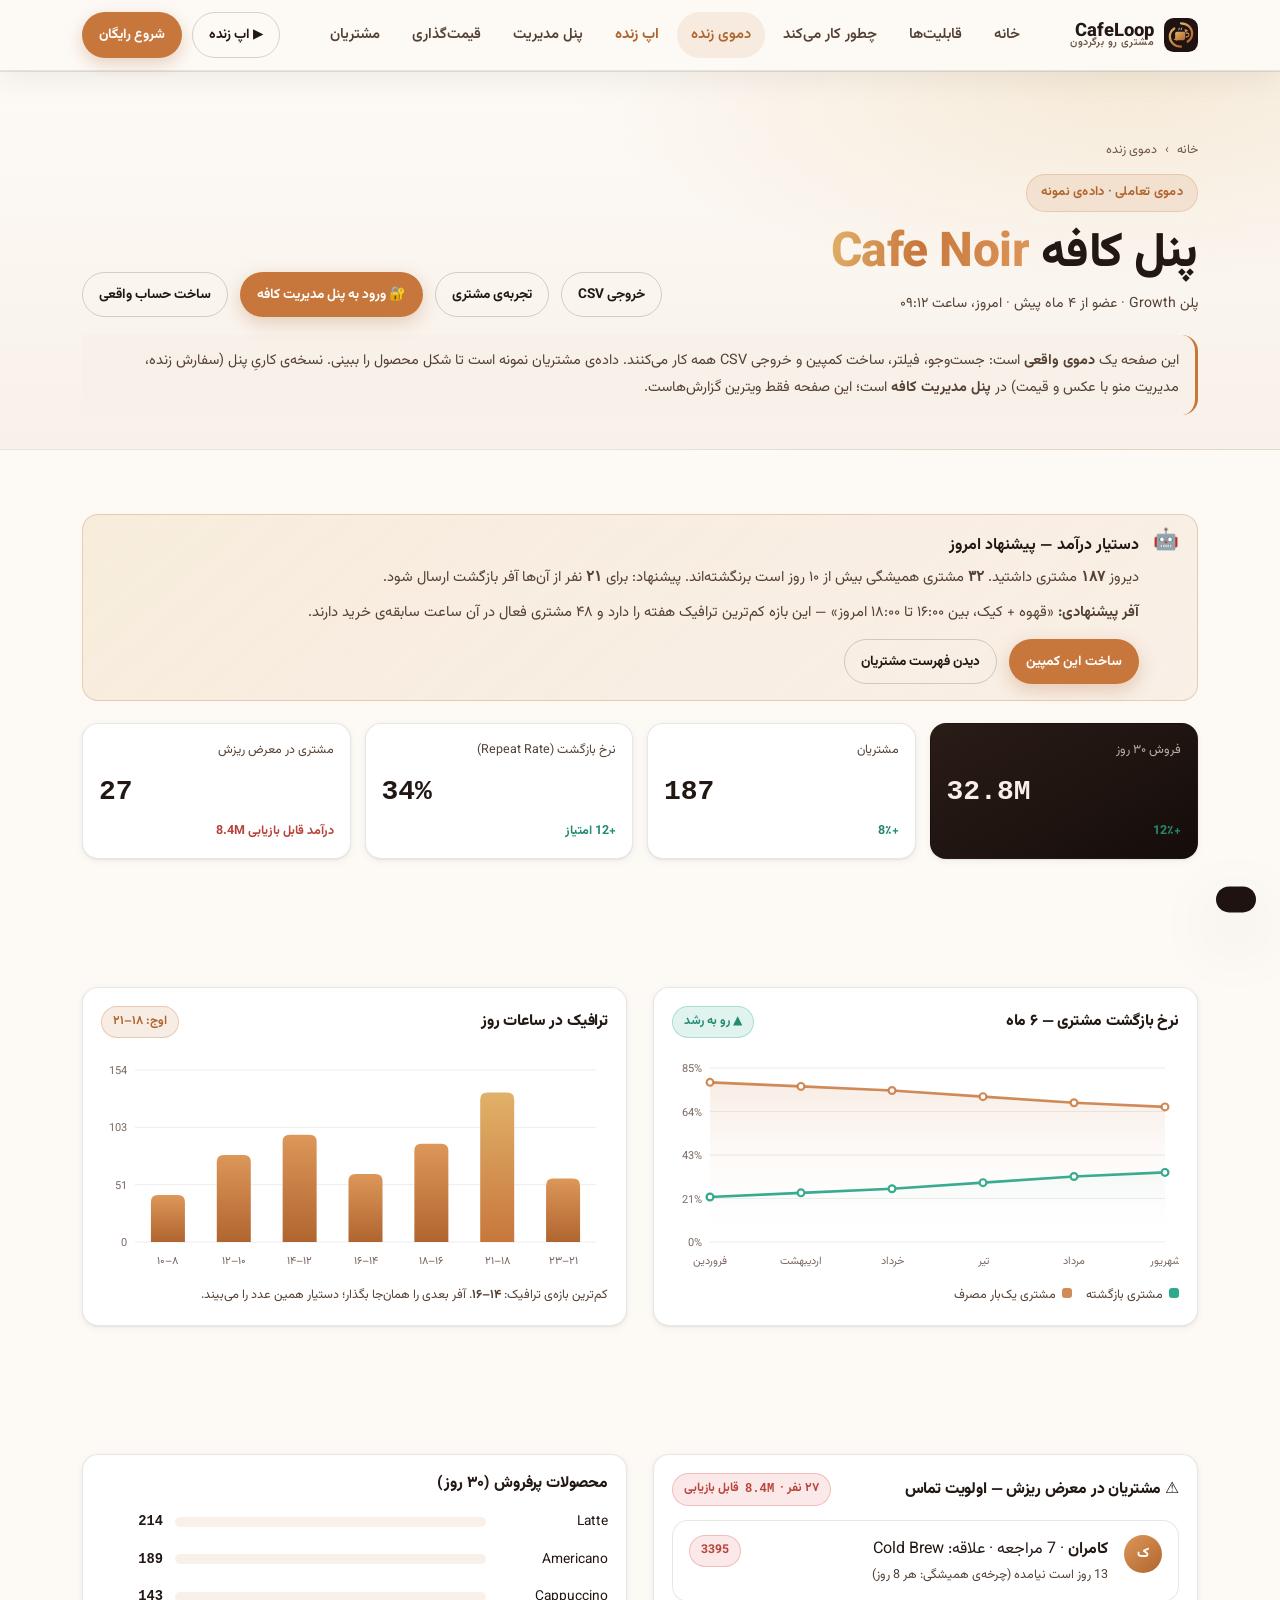
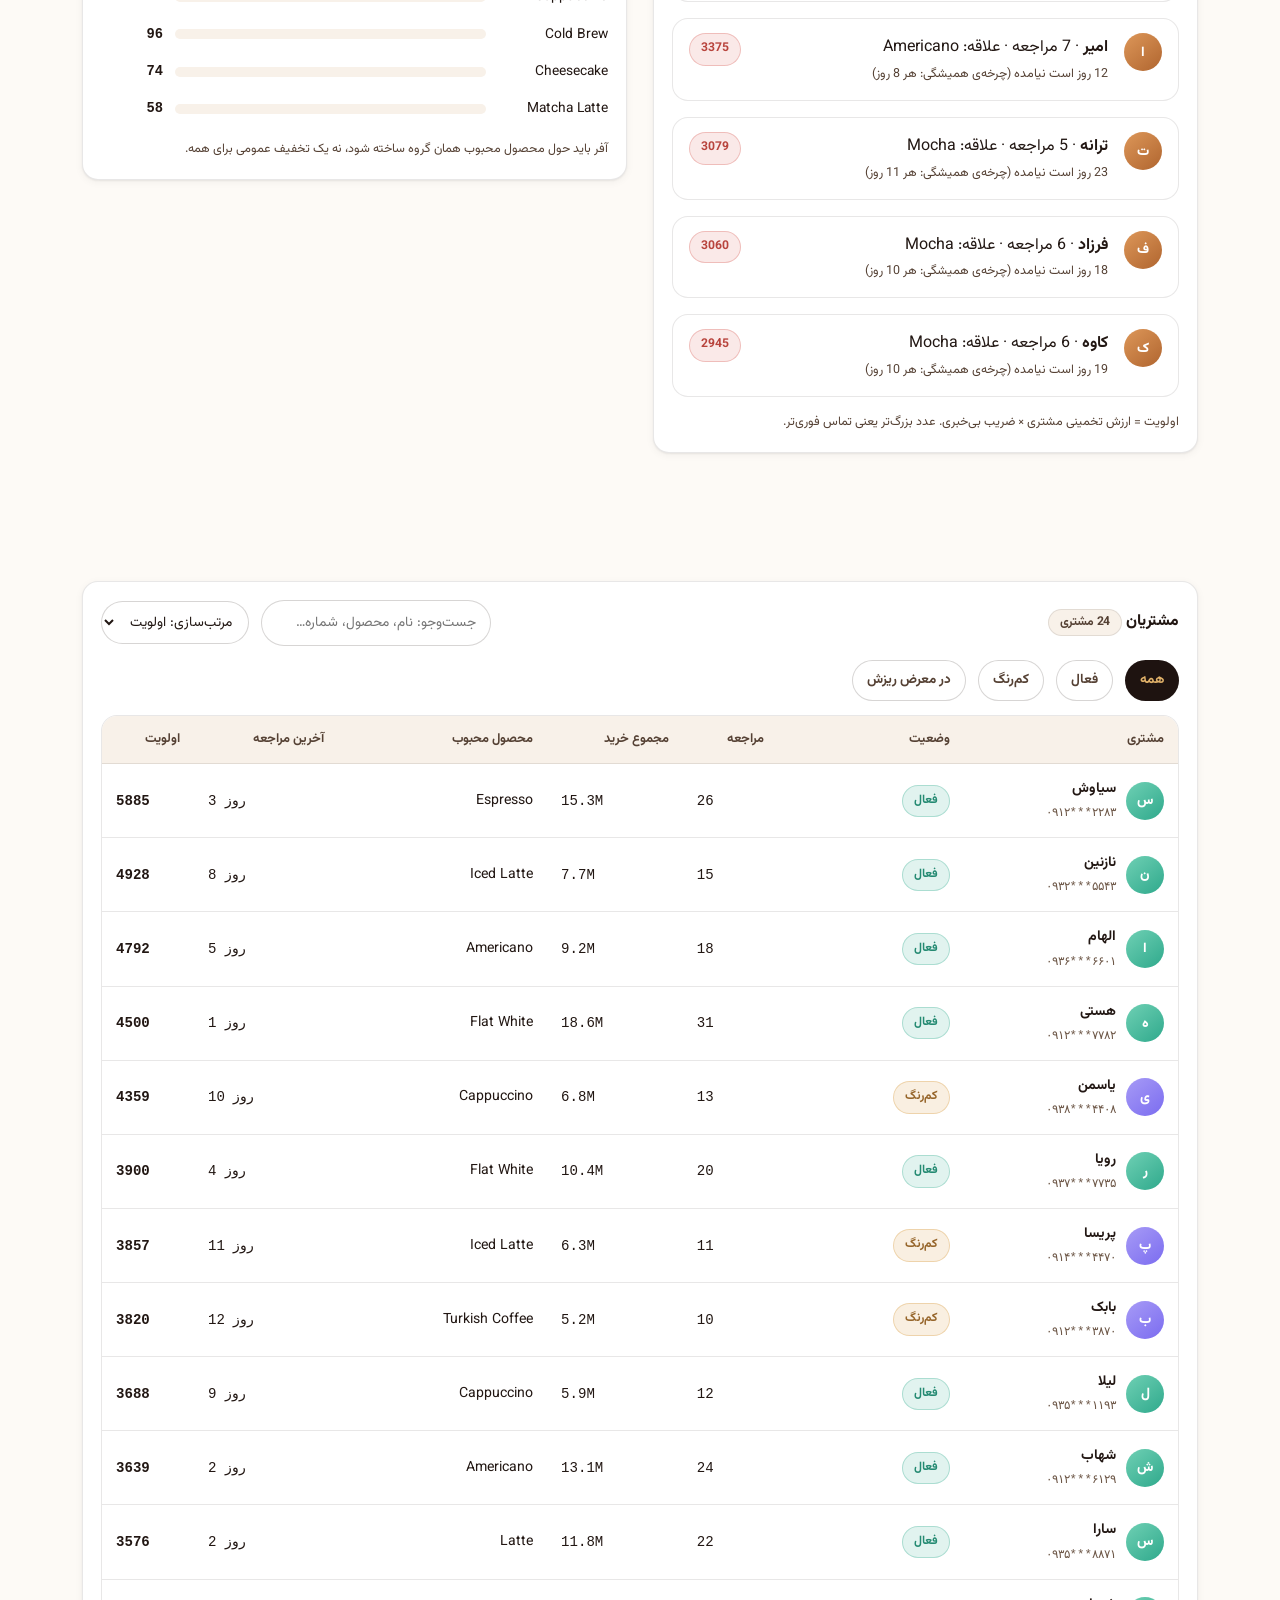
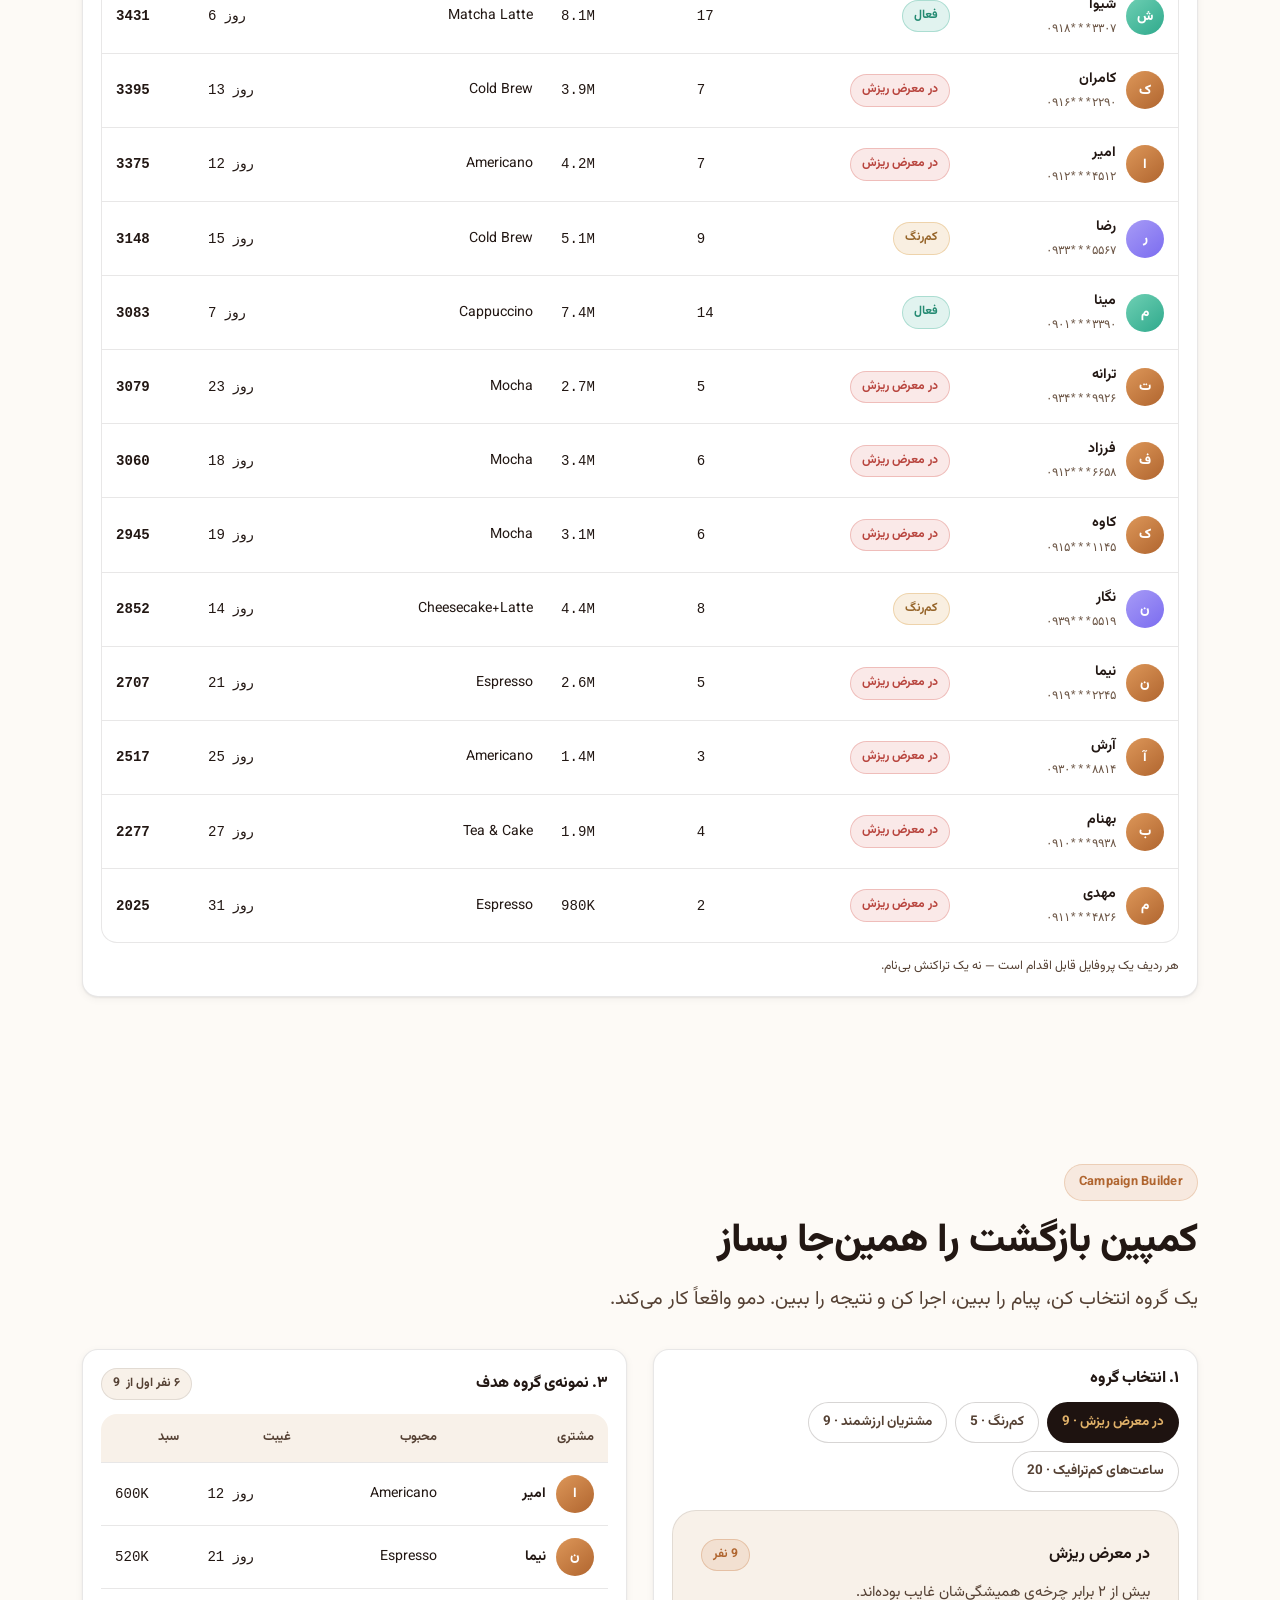
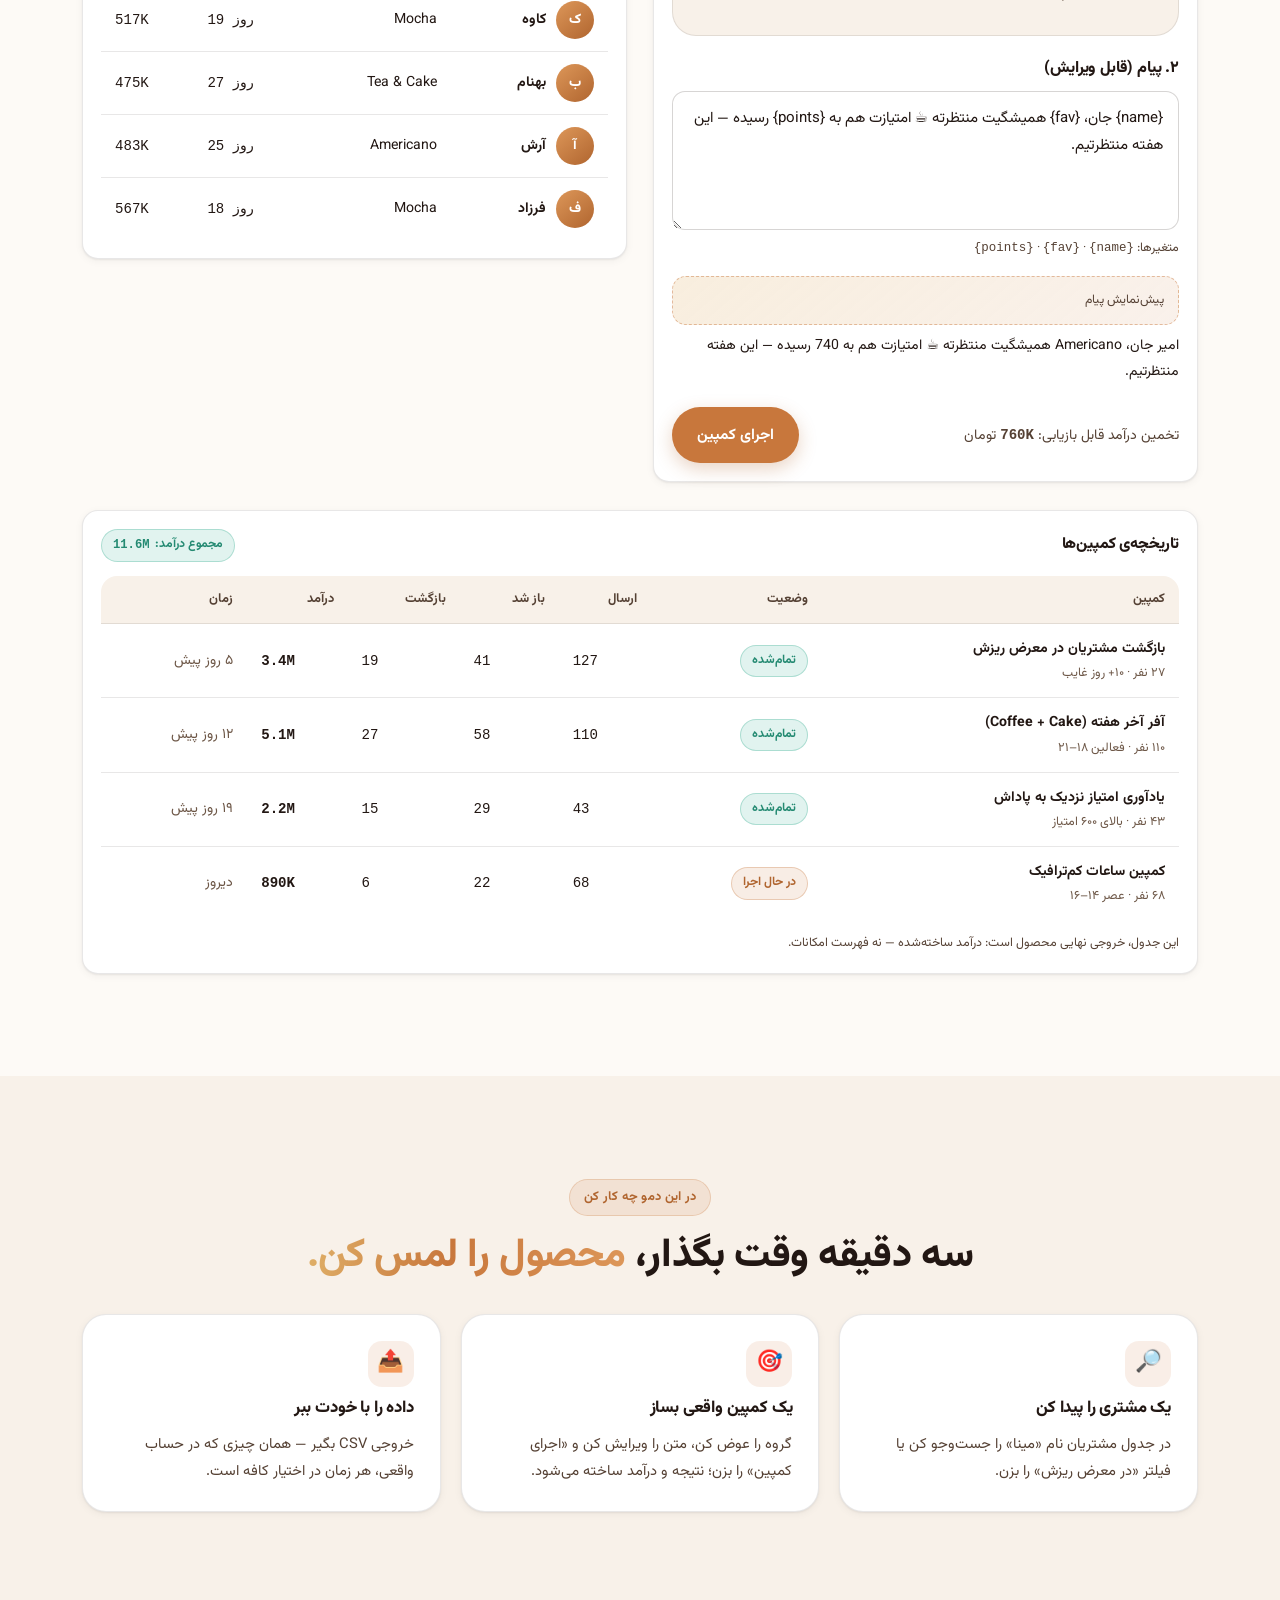
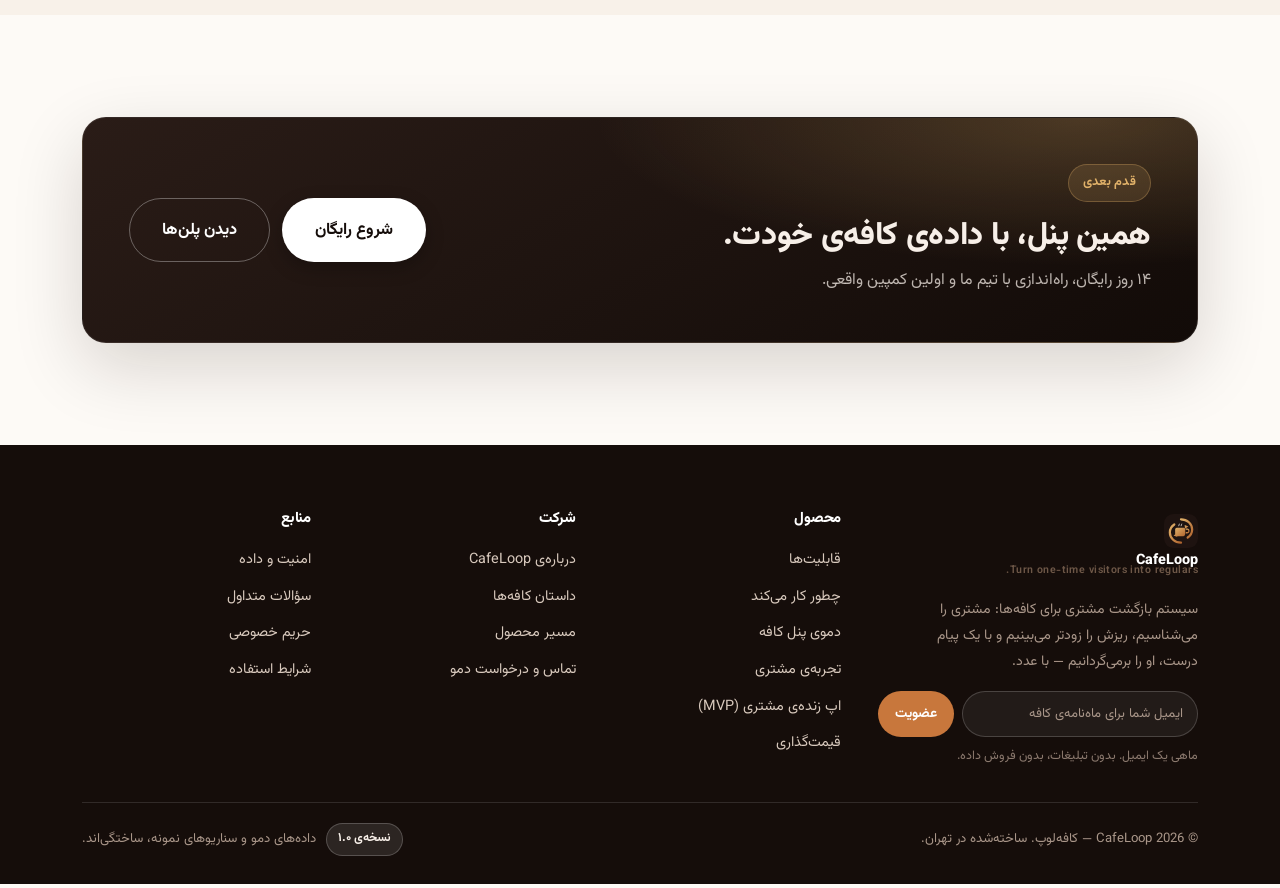
<file: demo.html>
<!DOCTYPE html>
<html lang="fa" dir="rtl">
<head>
<meta charset="utf-8">
<meta name="viewport" content="width=device-width, initial-scale=1, viewport-fit=cover">
<title>دموی زنده‌ی پنل کافه — CafeLoop</title>
<meta name="description" content="دموی تعاملی داشبورد CafeLoop: نرخ بازگشت مشتری، فهرست مشتریان در معرض ریزش، سازنده‌ی کمپین بازگشت و دستیار درآمد.">
<meta name="theme-color" content="#150d0a">
<link rel="canonical" href="https://cafeloop.ir/demo.html">
<meta property="og:type" content="website">
<meta property="og:site_name" content="CafeLoop">
<meta property="og:title" content="دموی زنده‌ی پنل کافه — CafeLoop">
<meta property="og:description" content="دموی تعاملی داشبورد CafeLoop: نرخ بازگشت مشتری، فهرست مشتریان در معرض ریزش، سازنده‌ی کمپین بازگشت و دستیار درآمد.">
<meta property="og:url" content="https://cafeloop.ir/demo.html">
<meta property="og:image" content="https://cafeloop.ir/assets/img/og.svg">
<meta property="og:locale" content="fa_IR">
<meta name="twitter:card" content="summary_large_image">
<link rel="icon" href="assets/img/logo.svg" type="image/svg+xml">
<link rel="apple-touch-icon" href="assets/img/logo.svg">
<link rel="manifest" href="site.webmanifest">
<link rel="preload" href="assets/fonts/Vazirmatn-Variable.woff2" as="font" type="font/woff2" crossorigin>
<link rel="stylesheet" href="assets/css/style.css">
<link rel="stylesheet" href="assets/css/mobile.css">
<script type="application/ld+json">
{
  "@context": "https://schema.org",
  "@type": "BreadcrumbList",
  "itemListElement": [
    { "@type": "ListItem", "position": 1, "name": "خانه", "item": "https://cafeloop.ir/" },
    { "@type": "ListItem", "position": 2, "name": "دموی زنده", "item": "https://cafeloop.ir/demo.html" }
  ]
}
</script>
</head>
<body class="">
<a class="skip-link" href="#main">رفتن به محتوای اصلی</a>
<div class="scroll-progress" aria-hidden="true"><span data-progress></span></div>

<header class="site-header">
  <div class="container nav">
    <a class="brand" href="index.html" aria-label="CafeLoop — صفحه‌ی اصلی">
      <img class="brand__mark" src="assets/img/logo.svg" alt="" width="36" height="36">
      <span class="brand__text">CafeLoop<span class="brand__sub">مشتری رو برگردون</span></span>
    </a>
    <nav class="nav__links" id="navLinks" aria-label="منوی اصلی">
      <a href="index.html">خانه</a>
      <a href="features.html">قابلیت‌ها</a>
      <a href="how-it-works.html">چطور کار می‌کند</a>
      <a href="demo.html" aria-current="page">دموی زنده</a>
      <a href="mvp.html">اپ زنده</a>
      <a href="admin.html">پنل مدیریت</a>
      <a href="pricing.html">قیمت‌گذاری</a>
      <a href="customers.html">مشتریان</a>
    </nav>
    <div class="nav__actions">
      <a class="btn btn--sm btn--ghost btn--nav-app" href="mvp.html">▶ اپ زنده</a>
      <a class="btn btn--sm btn--nav-cta" href="contact.html">شروع رایگان</a>
      <button class="nav__toggle" type="button" aria-label="منو" aria-expanded="false" aria-controls="navLinks"><span></span></button>
    </div>
  </div>
</header>

<main id="main">
  <section class="page-hero" style="padding-bottom:clamp(22px,3vw,34px)">
    <div class="container">
      <nav class="breadcrumb" aria-label="مسیر"><a href="index.html">خانه</a><span aria-hidden="true">›</span><span>دموی زنده</span></nav>
      <div class="row row--between" style="margin-top:12px;align-items:flex-end">
        <div>
          <span class="eyebrow">دموی تعاملی · داده‌ی نمونه</span>
          <h1 class="h1" style="margin-top:12px">پنل کافه <span class="grad">Cafe Noir</span></h1>
          <p class="muted small" style="margin-top:6px">پلن Growth · عضو از ۴ ماه پیش · امروز، ساعت ۰۹:۱۲</p>
        </div>
        <div class="row">
          <button class="btn btn--ghost btn--sm" id="exportCsv" type="button">خروجی CSV</button>
          <a class="btn btn--ghost btn--sm" href="customer.html">تجربه‌ی مشتری</a>
          <a class="btn btn--sm" href="admin.html">🔐 ورود به پنل مدیریت کافه</a>
          <a class="btn btn--ghost btn--sm" href="contact.html">ساخت حساب واقعی</a>
        </div>
      </div>
      <p class="note reveal" style="margin-top:18px">
        این صفحه یک <b>دموی واقعی</b> است: جست‌وجو، فیلتر، ساخت کمپین و خروجی CSV همه کار می‌کنند.
        داده‌ی مشتریان نمونه است تا شکل محصول را ببینی.
        نسخه‌ی کاریِ پنل (سفارش زنده، مدیریت منو با عکس و قیمت) در <a href="admin.html"><b>پنل مدیریت کافه</b></a> است؛ این صفحه فقط ویترین گزارش‌هاست.
      </p>
    </div>
  </section>

  <!-- KPI + ASSISTANT -->
  <section class="section section--tight">
    <div class="container">
      <div class="ai-note reveal" style="margin-bottom:22px">
        <span class="ai-note__icon">🤖</span>
        <div>
          <strong>دستیار درآمد — پیشنهاد امروز</strong>
          <p>دیروز <b class="mono">۱۸۷</b> مشتری داشتید. <b class="mono">۳۲</b> مشتری همیشگی بیش از ۱۰ روز است برنگشته‌اند.
             پیشنهاد: برای <b class="mono">۲۱</b> نفر از آن‌ها آفر بازگشت ارسال شود.</p>
          <p style="margin-top:8px">
            <b>آفر پیشنهادی:</b> «قهوه + کیک، بین ۱۶:۰۰ تا ۱۸:۰۰ امروز» —
            <span class="muted">این بازه کم‌ترین ترافیک هفته را دارد و ۴۸ مشتری فعال در آن ساعت سابقه‌ی خرید دارند.</span>
          </p>
          <div class="row" style="margin-top:12px">
            <a class="btn btn--sm" href="#builder">ساخت این کمپین</a>
            <a class="btn btn--sm btn--ghost" href="#smart-return">دیدن فهرست مشتریان</a>
          </div>
        </div>
      </div>

      <div class="kpi-grid" id="kpiGrid"></div>
    </div>
  </section>

  <!-- CHARTS -->
  <section class="section section--tight">
    <div class="container grid grid-2">
      <div class="panel reveal">
        <div class="panel__head">
          <h4>نرخ بازگشت مشتری — ۶ ماه</h4>
          <span class="pill pill--ok">▲ رو به رشد</span>
        </div>
        <div class="chart-wrap"><canvas class="chart" id="repeatTrendChart" role="img" aria-label="نمودار نرخ بازگشت مشتری"></canvas></div>
        <div class="legend" style="margin-top:12px">
          <span><i style="background:#2fa98c"></i>مشتری بازگشته</span>
          <span><i style="background:rgba(200,119,60,.85)"></i>مشتری یک‌بار مصرف</span>
        </div>
      </div>

      <div class="panel reveal" data-delay="80">
        <div class="panel__head">
          <h4>ترافیک در ساعات روز</h4>
          <span class="pill pill--brand">اوج: ۱۸–۲۱</span>
        </div>
        <div class="chart-wrap"><canvas class="chart" id="hourlyChart" role="img" aria-label="نمودار ترافیک ساعتی"></canvas></div>
        <p class="tiny muted" style="margin-top:12px">
          کم‌ترین بازه‌ی ترافیک: <b>۱۴–۱۶</b>. آفر بعدی را همان‌جا بگذار؛ دستیار همین عدد را می‌بیند.
        </p>
      </div>
    </div>
  </section>

  <!-- SMART RETURN -->
  <section class="section section--tight" id="smart-return">
    <div class="container grid grid-2" style="align-items:start">
      <div class="panel reveal">
        <div class="panel__head">
          <h4>⚠️ مشتریان در معرض ریزش — اولویت تماس</h4>
          <span class="pill pill--danger">۲۷ نفر · <span class="mono">8.4M</span> قابل بازیابی</span>
        </div>
        <div id="riskList" class="stack"></div>
        <p class="tiny muted" style="margin-top:14px">
          اولویت = ارزش تخمینی مشتری × ضریب بی‌خبری. عدد بزرگ‌تر یعنی تماس فوری‌تر.
        </p>
      </div>

      <div class="panel reveal" data-delay="80">
        <div class="panel__head"><h4>محصولات پرفروش (۳۰ روز)</h4></div>
        <div class="bar-list" id="productBars"></div>
        <p class="tiny muted" style="margin-top:16px">
          آفر باید حول محصول محبوب همان گروه ساخته شود، نه یک تخفیف عمومی برای همه.
        </p>
      </div>
    </div>
  </section>

  <!-- CUSTOMER TABLE -->
  <section class="section section--tight">
    <div class="container">
      <div class="panel reveal">
        <div class="panel__head">
          <h4>مشتریان <span class="pill" id="tableCount">۰ مشتری</span></h4>
          <div class="row">
            <label class="sr-only" for="customerSearch">جست‌وجوی مشتری</label>
            <input id="customerSearch" type="search" placeholder="جست‌وجو: نام، محصول، شماره…"
                   style="padding:9px 14px;border-radius:999px;border:1px solid var(--line-strong);background:var(--surface);font-size:.86rem;min-width:230px">
            <label class="sr-only" for="customerSort">مرتب‌سازی</label>
            <select id="customerSort" style="padding:9px 12px;border-radius:999px;border:1px solid var(--line-strong);background:var(--surface);font-size:.86rem">
              <option value="priority">مرتب‌سازی: اولویت</option>
              <option value="spend">بیشترین خرید</option>
              <option value="out">بیشترین غیبت</option>
              <option value="visits">بیشترین مراجعه</option>
            </select>
          </div>
        </div>

        <div class="row" style="margin-bottom:14px">
          <button class="chip is-active" data-status-filter="all" type="button">همه</button>
          <button class="chip" data-status-filter="active" type="button">فعال</button>
          <button class="chip" data-status-filter="fading" type="button">کم‌رنگ</button>
          <button class="chip" data-status-filter="risk" type="button">در معرض ریزش</button>
        </div>

        <div class="table-wrap">
          <table class="data">
            <thead>
              <tr>
                <th>مشتری</th><th>وضعیت</th><th>مراجعه</th><th>مجموع خرید</th>
                <th>محصول محبوب</th><th>آخرین مراجعه</th><th>اولویت</th>
              </tr>
            </thead>
            <tbody id="customerRows"></tbody>
          </table>
        </div>
        <p class="tiny muted" style="margin-top:12px">
          هر ردیف یک پروفایل قابل اقدام است — نه یک تراکنش بی‌نام.
        </p>
      </div>
    </div>
  </section>

  <!-- CAMPAIGN BUILDER -->
  <section class="section" id="builder">
    <div class="container">
      <div class="section-head reveal">
        <span class="eyebrow">Campaign Builder</span>
        <h2 class="h2">کمپین بازگشت را همین‌جا بساز</h2>
        <p class="lead">یک گروه انتخاب کن، پیام را ببین، اجرا کن و نتیجه را ببین. دمو واقعاً کار می‌کند.</p>
      </div>

      <div class="grid grid-2" style="margin-top:30px;align-items:start">
        <div class="panel reveal">
          <h4 style="margin-bottom:12px">۱. انتخاب گروه</h4>
          <div class="toolbar" id="segmentOptions"></div>

          <div class="card card--flat" style="margin-top:18px">
            <div class="row row--between">
              <b id="segmentTitle">—</b>
              <span class="pill pill--brand" id="segmentCount">۰ نفر</span>
            </div>
            <p class="small muted" style="margin-top:8px" id="segmentDesc">—</p>
          </div>

          <h4 style="margin:22px 0 10px">۲. پیام (قابل ویرایش)</h4>
          <div class="field">
            <label class="sr-only" for="msgTemplate">متن پیام</label>
            <textarea id="msgTemplate" rows="4">{name} جان، {fav} همیشگیت منتظرته ☕ امتیازت هم به {points} رسیده — این هفته منتظرتیم.</textarea>
            <span class="tiny muted">متغیرها: <span class="mono">{name}</span> · <span class="mono">{fav}</span> · <span class="mono">{points}</span></span>
          </div>

          <div class="points-badge" style="margin-top:16px">
            <span class="tiny muted">پیش‌نمایش پیام</span>
          </div>
          <p class="small" id="msgPreview" style="margin-top:8px"></p>

          <div class="row row--between" style="margin-top:22px">
            <span class="small muted">تخمین درآمد قابل بازیابی: <b class="mono" id="segmentEstimate">۰</b> تومان</span>
            <button class="btn" id="runCampaign" type="button">اجرای کمپین</button>
          </div>
        </div>

        <div>
          <div class="panel reveal" data-delay="80">
            <div class="panel__head">
              <h4>۳. نمونه‌ی گروه هدف</h4>
              <span class="pill">۶ نفر اول از <span id="segmentTotal">۰</span></span>
            </div>
            <div class="table-wrap" style="border:0">
              <table class="data" style="min-width:0">
                <thead><tr><th>مشتری</th><th>محبوب</th><th>غیبت</th><th>سبد</th></tr></thead>
                <tbody id="segmentPreview"></tbody>
              </table>
            </div>
          </div>

          <div class="panel reveal hidden" data-delay="120" id="campaignResult" style="margin-top:20px"></div>
        </div>
      </div>

      <div class="panel reveal" style="margin-top:28px">
        <div class="panel__head">
          <h4>تاریخچه‌ی کمپین‌ها</h4>
          <span class="pill pill--ok">مجموع درآمد: <span class="mono">11.6M</span></span>
        </div>
        <div class="table-wrap" style="border:0">
          <table class="data">
            <thead>
              <tr><th>کمپین</th><th>وضعیت</th><th>ارسال</th><th>باز شد</th><th>بازگشت</th><th>درآمد</th><th>زمان</th></tr>
            </thead>
            <tbody id="campaignRows"></tbody>
          </table>
        </div>
        <p class="tiny muted" style="margin-top:12px">
          این جدول، خروجی نهایی محصول است: درآمد ساخته‌شده — نه فهرست امکانات.
        </p>
      </div>
    </div>
  </section>

  <!-- WHAT TO TRY -->
  <section class="section section--soft">
    <div class="container">
      <div class="section-head section-head--center reveal">
        <span class="eyebrow">در این دمو چه کار کن</span>
        <h2 class="h2">سه دقیقه وقت بگذار، <span class="grad">محصول را لمس کن.</span></h2>
      </div>
      <div class="feature-grid" style="margin-top:32px">
        <div class="feature reveal">
          <div class="feature__icon">🔎</div>
          <h3>یک مشتری را پیدا کن</h3>
          <p>در جدول مشتریان نام «مینا» را جست‌وجو کن یا فیلتر «در معرض ریزش» را بزن.</p>
        </div>
        <div class="feature reveal" data-delay="80">
          <div class="feature__icon">🎯</div>
          <h3>یک کمپین واقعی بساز</h3>
          <p>گروه را عوض کن، متن را ویرایش کن و «اجرای کمپین» را بزن؛ نتیجه و درآمد ساخته می‌شود.</p>
        </div>
        <div class="feature reveal" data-delay="160">
          <div class="feature__icon">📤</div>
          <h3>داده را با خودت ببر</h3>
          <p>خروجی CSV بگیر — همان چیزی که در حساب واقعی، هر زمان در اختیار کافه است.</p>
        </div>
      </div>
    </div>
  </section>

  <section class="section">
    <div class="container">
      <div class="banner banner--final reveal">
        <div>
          <span class="eyebrow">قدم بعدی</span>
          <h2 style="margin-top:12px">همین پنل، با داده‌ی کافه‌ی خودت.</h2>
          <p>۱۴ روز رایگان، راه‌اندازی با تیم ما و اولین کمپین واقعی.</p>
        </div>
        <div class="row">
          <a class="btn btn--light btn--lg" href="contact.html">شروع رایگان</a>
          <a class="btn btn--outline-light btn--lg" href="pricing.html">دیدن پلن‌ها</a>
        </div>
      </div>
    </div>
  </section>

</main>

<footer class="site-footer">
  <div class="container">
    <div class="site-footer__grid">
      <div class="site-footer__brand">
        <a class="brand" href="index.html" aria-label="CafeLoop">
          <img class="brand__mark" src="assets/img/logo.svg" alt="" width="36" height="36">
          <span class="brand__text">CafeLoop<span class="brand__sub">Turn one-time visitors into regulars.</span></span>
        </a>
        <p class="small">
          سیستم بازگشت مشتری برای کافه‌ها: مشتری را می‌شناسیم، ریزش را زودتر می‌بینیم
          و با یک پیام درست، او را برمی‌گردانیم — با عدد.
        </p>
        <form class="newsletter" data-newsletter>
          <label class="sr-only" for="nlEmail">ایمیل برای خبرنامه</label>
          <input id="nlEmail" type="email" name="email" placeholder="ایمیل شما برای ماه‌نامه‌ی کافه" required>
          <button class="btn btn--sm" type="submit">عضویت</button>
        </form>
        <p class="tiny faint">ماهی یک ایمیل. بدون تبلیغات، بدون فروش داده.</p>
      </div>

      <div>
        <h5>محصول</h5>
        <a href="features.html">قابلیت‌ها</a>
        <a href="how-it-works.html">چطور کار می‌کند</a>
        <a href="demo.html">دموی پنل کافه</a>
        <a href="customer.html">تجربه‌ی مشتری</a>
        <a href="mvp.html">اپ زنده‌ی مشتری (MVP)</a>
        <a href="pricing.html">قیمت‌گذاری</a>
      </div>

      <div>
        <h5>شرکت</h5>
        <a href="about.html">درباره‌ی CafeLoop</a>
        <a href="customers.html">داستان کافه‌ها</a>
        <a href="roadmap.html">مسیر محصول</a>
        <a href="contact.html">تماس و درخواست دمو</a>
      </div>

      <div>
        <h5>منابع</h5>
        <a href="about.html#security">امنیت و داده</a>
        <a href="index.html#faq">سؤالات متداول</a>
        <a href="privacy.html">حریم خصوصی</a>
        <a href="terms.html">شرایط استفاده</a>
      </div>
    </div>

    <div class="site-footer__bottom">
      <span>© <span data-year>2026</span> CafeLoop — کافه‌لوپ. ساخته‌شده در تهران.</span>
      <span class="site-footer__legal">
        <span class="pill pill--ghost-light tiny">نسخه‌ی ۱.۰</span>
        <span>داده‌های دمو و سناریوهای نمونه، ساختگی‌اند.</span>
      </span>
    </div>
  </div>
</footer>

<button class="to-top" type="button" aria-label="بازگشت به بالای صفحه" data-to-top>↑</button>
<div class="toast" role="status" aria-live="polite"></div>

<script src="assets/js/main.js"></script>
<script src="assets/js/data.js"></script>
<script src="assets/js/dashboard.js"></script>
</body>
</html>
</file>
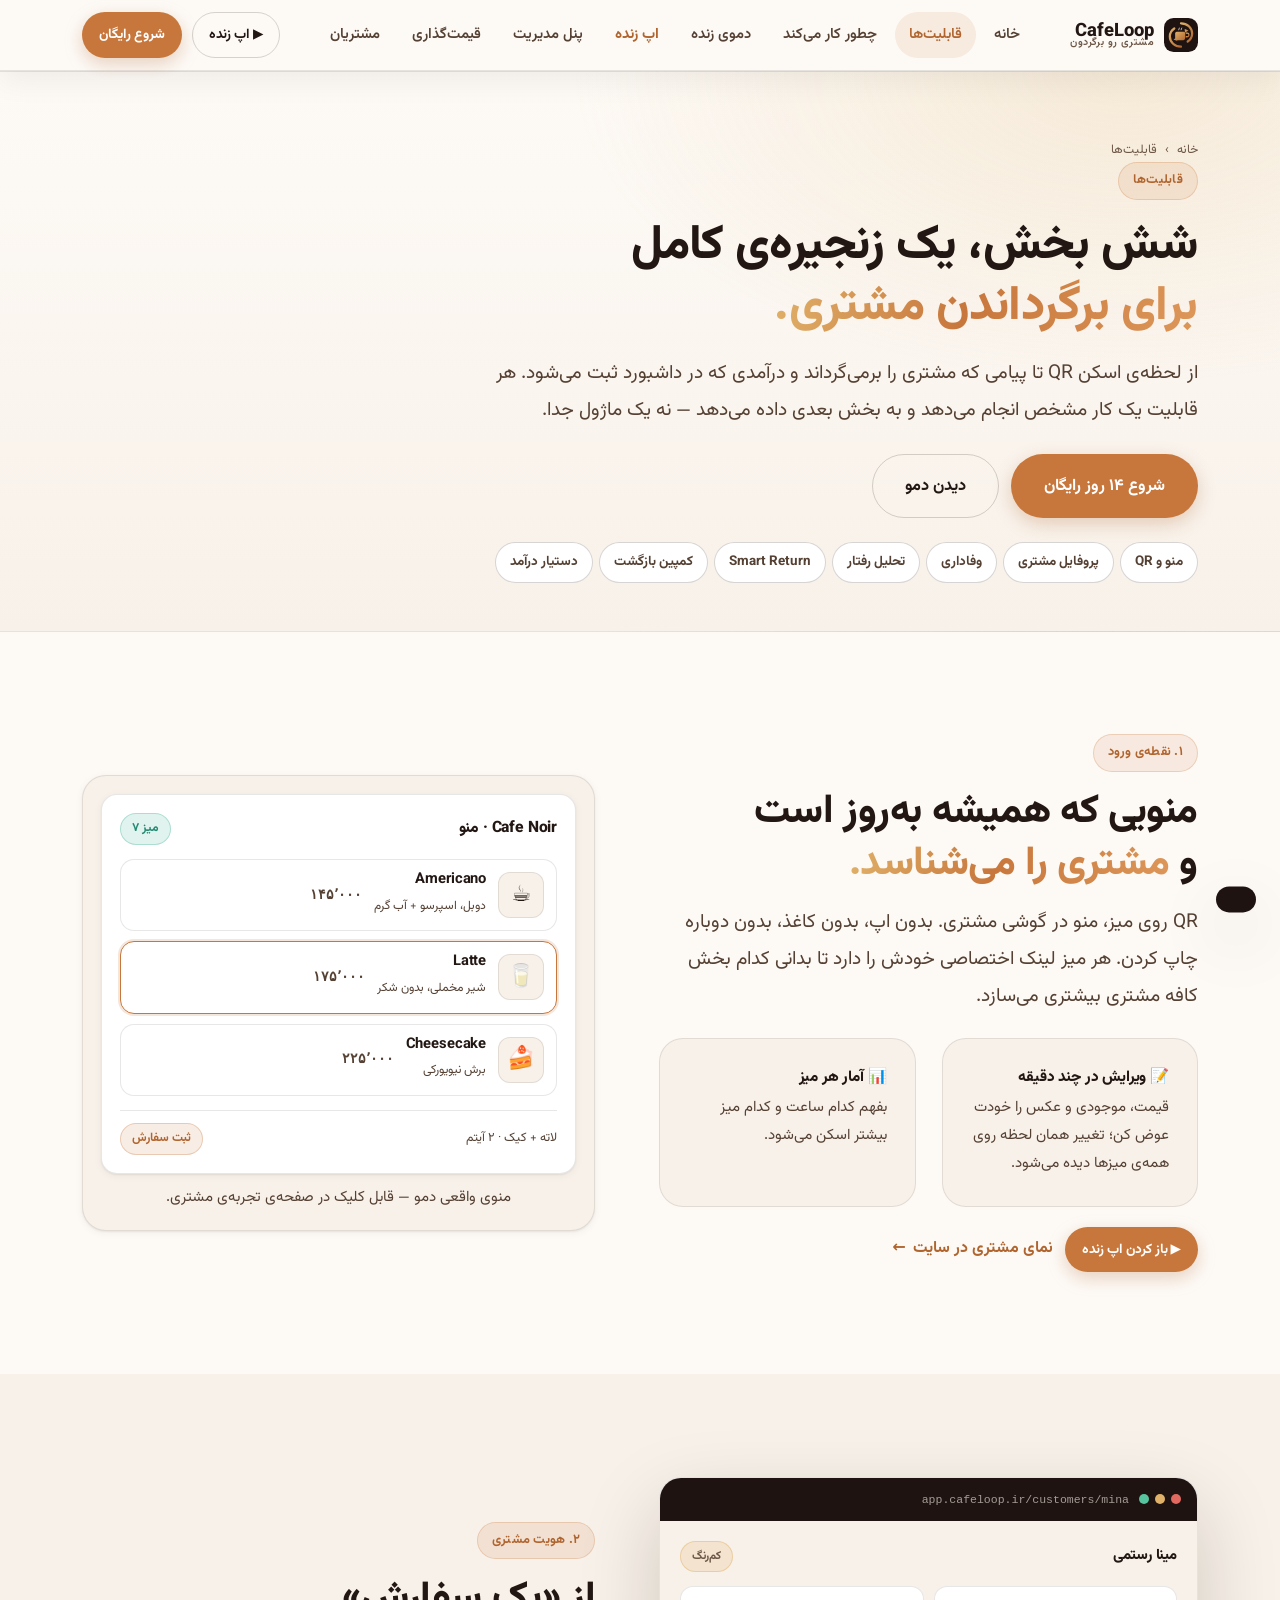
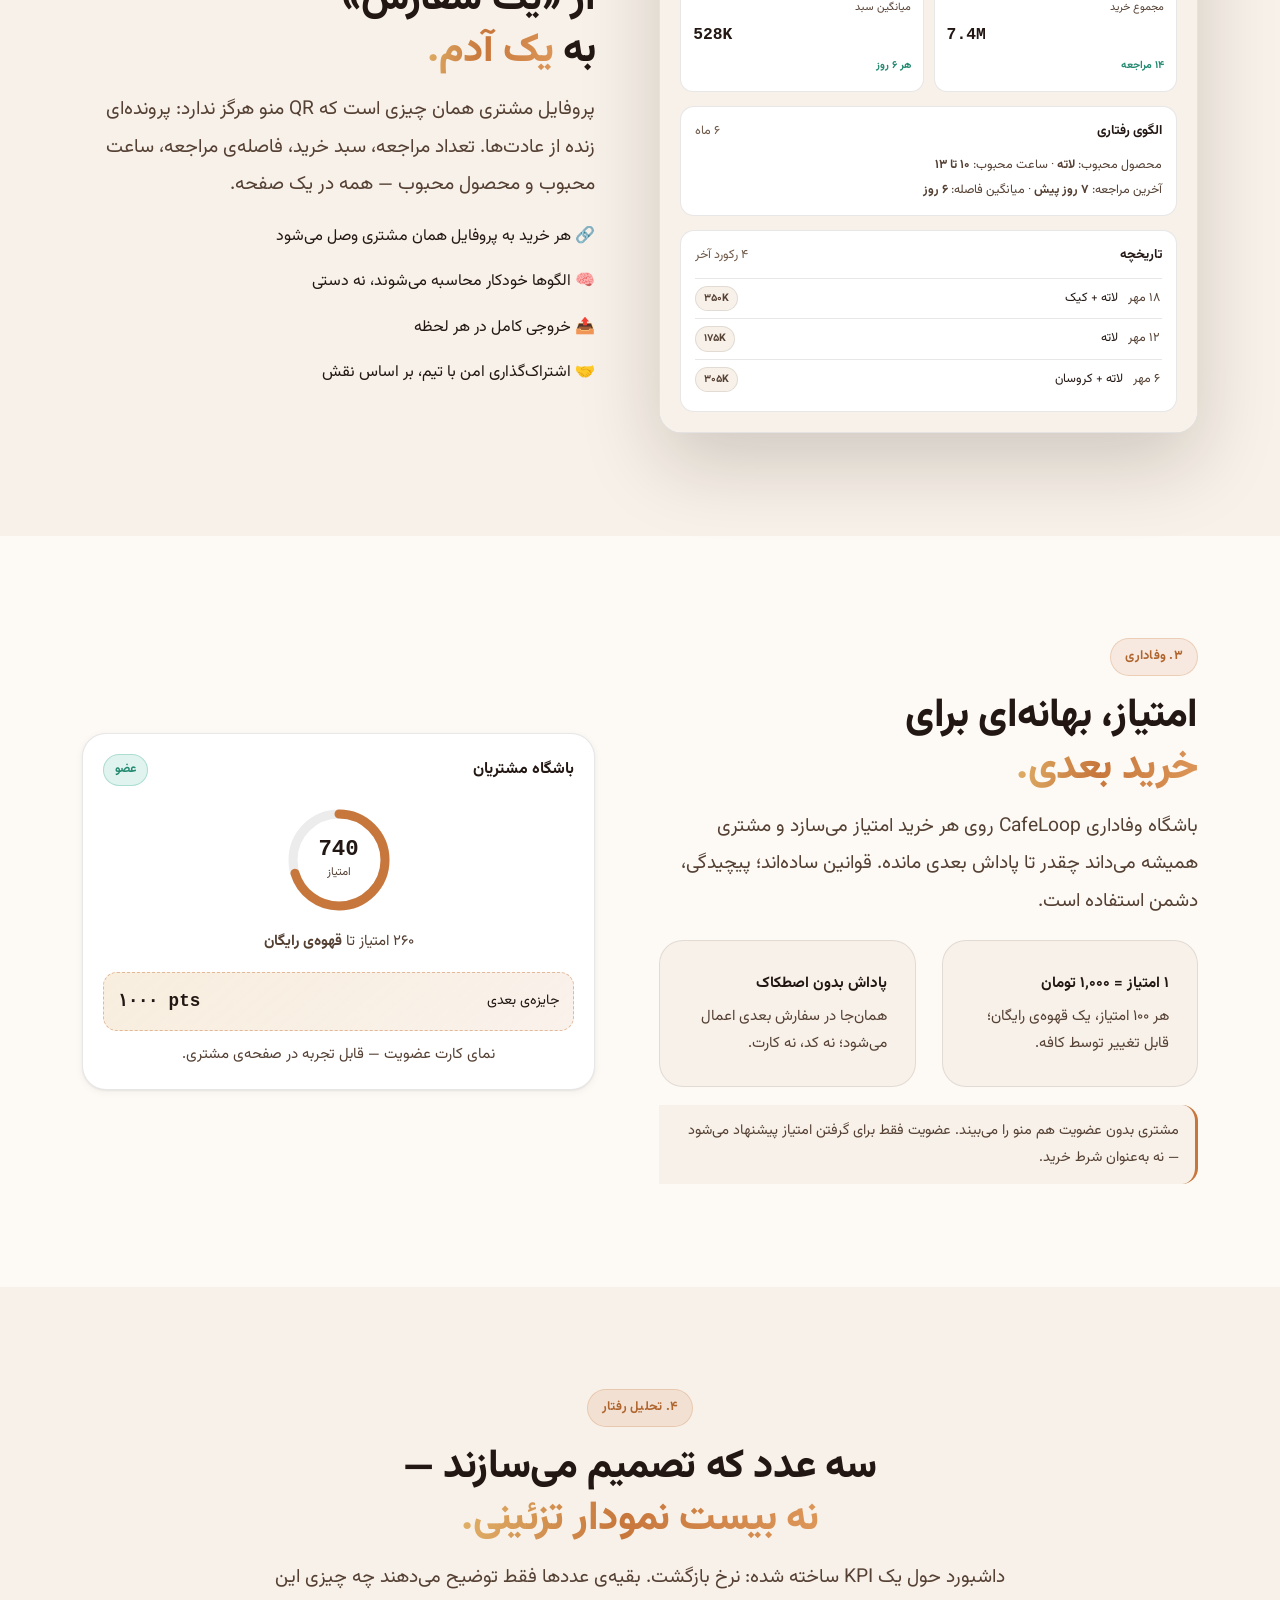
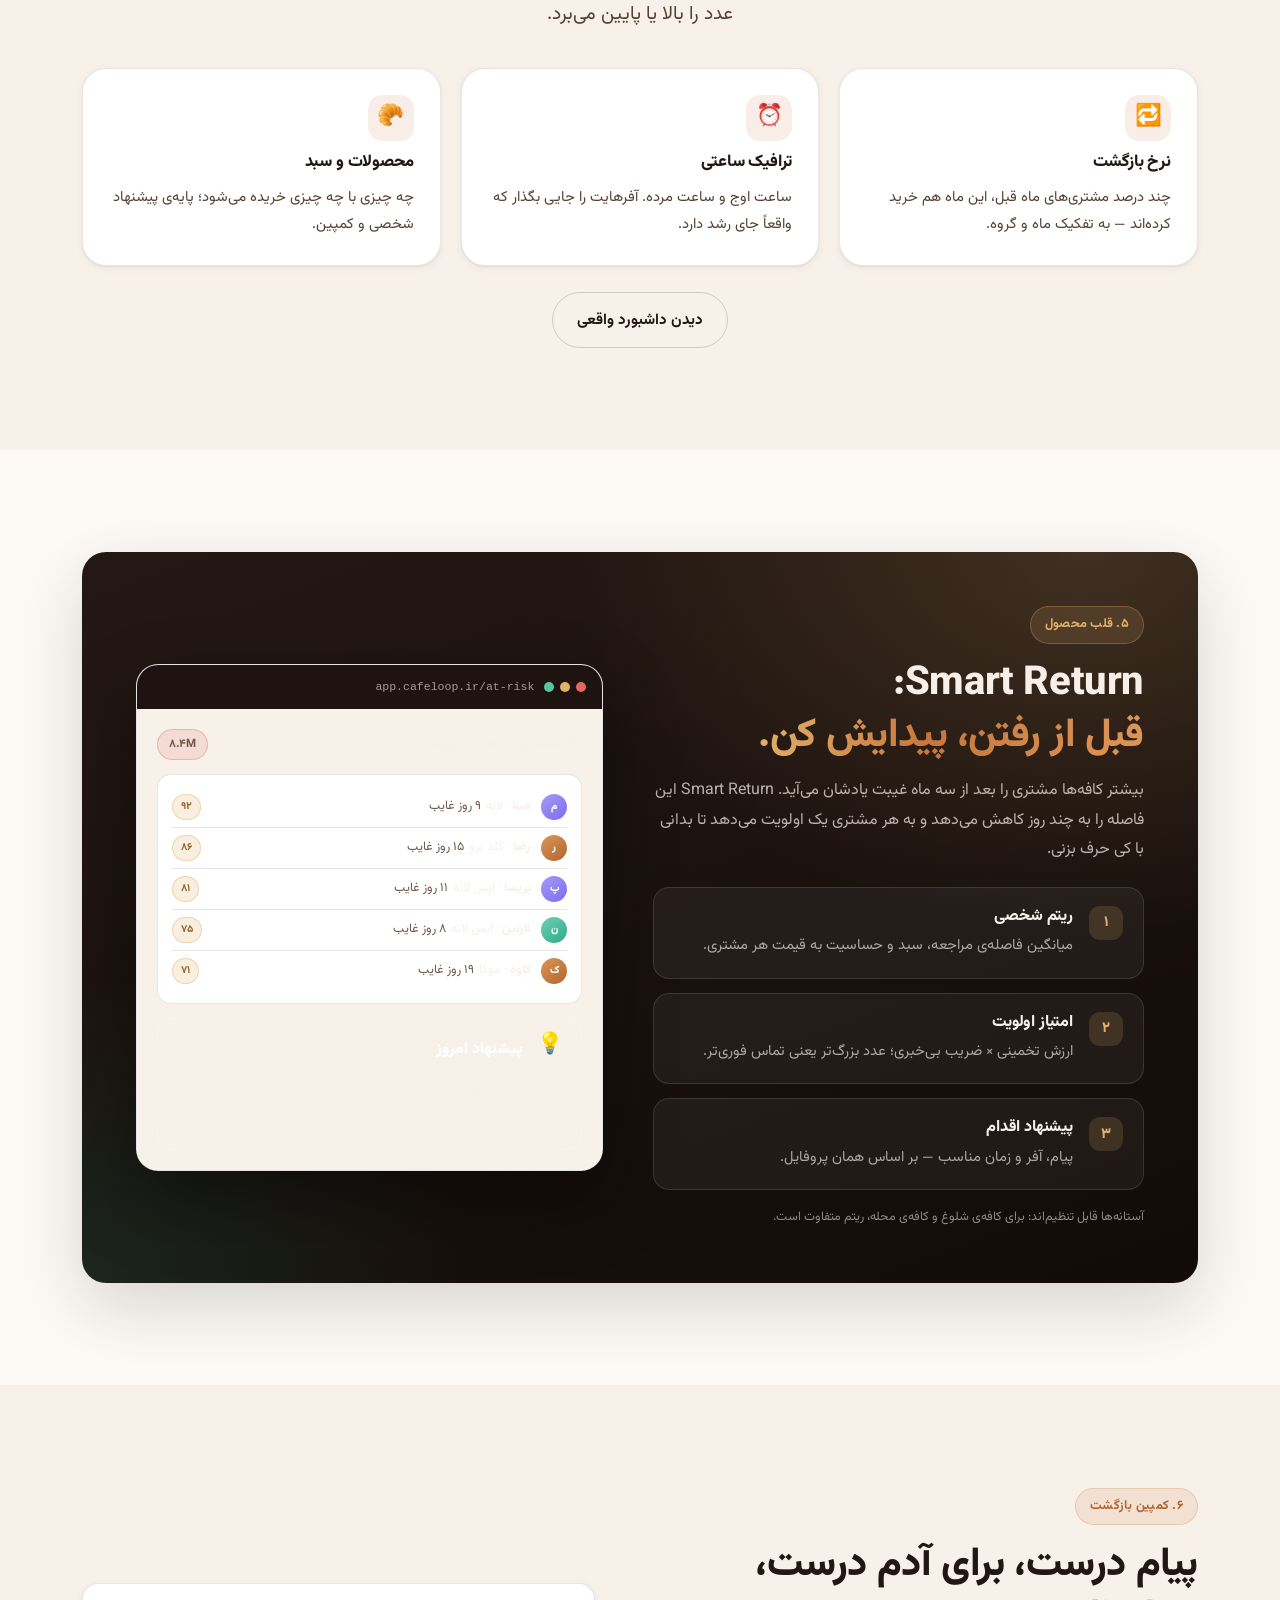
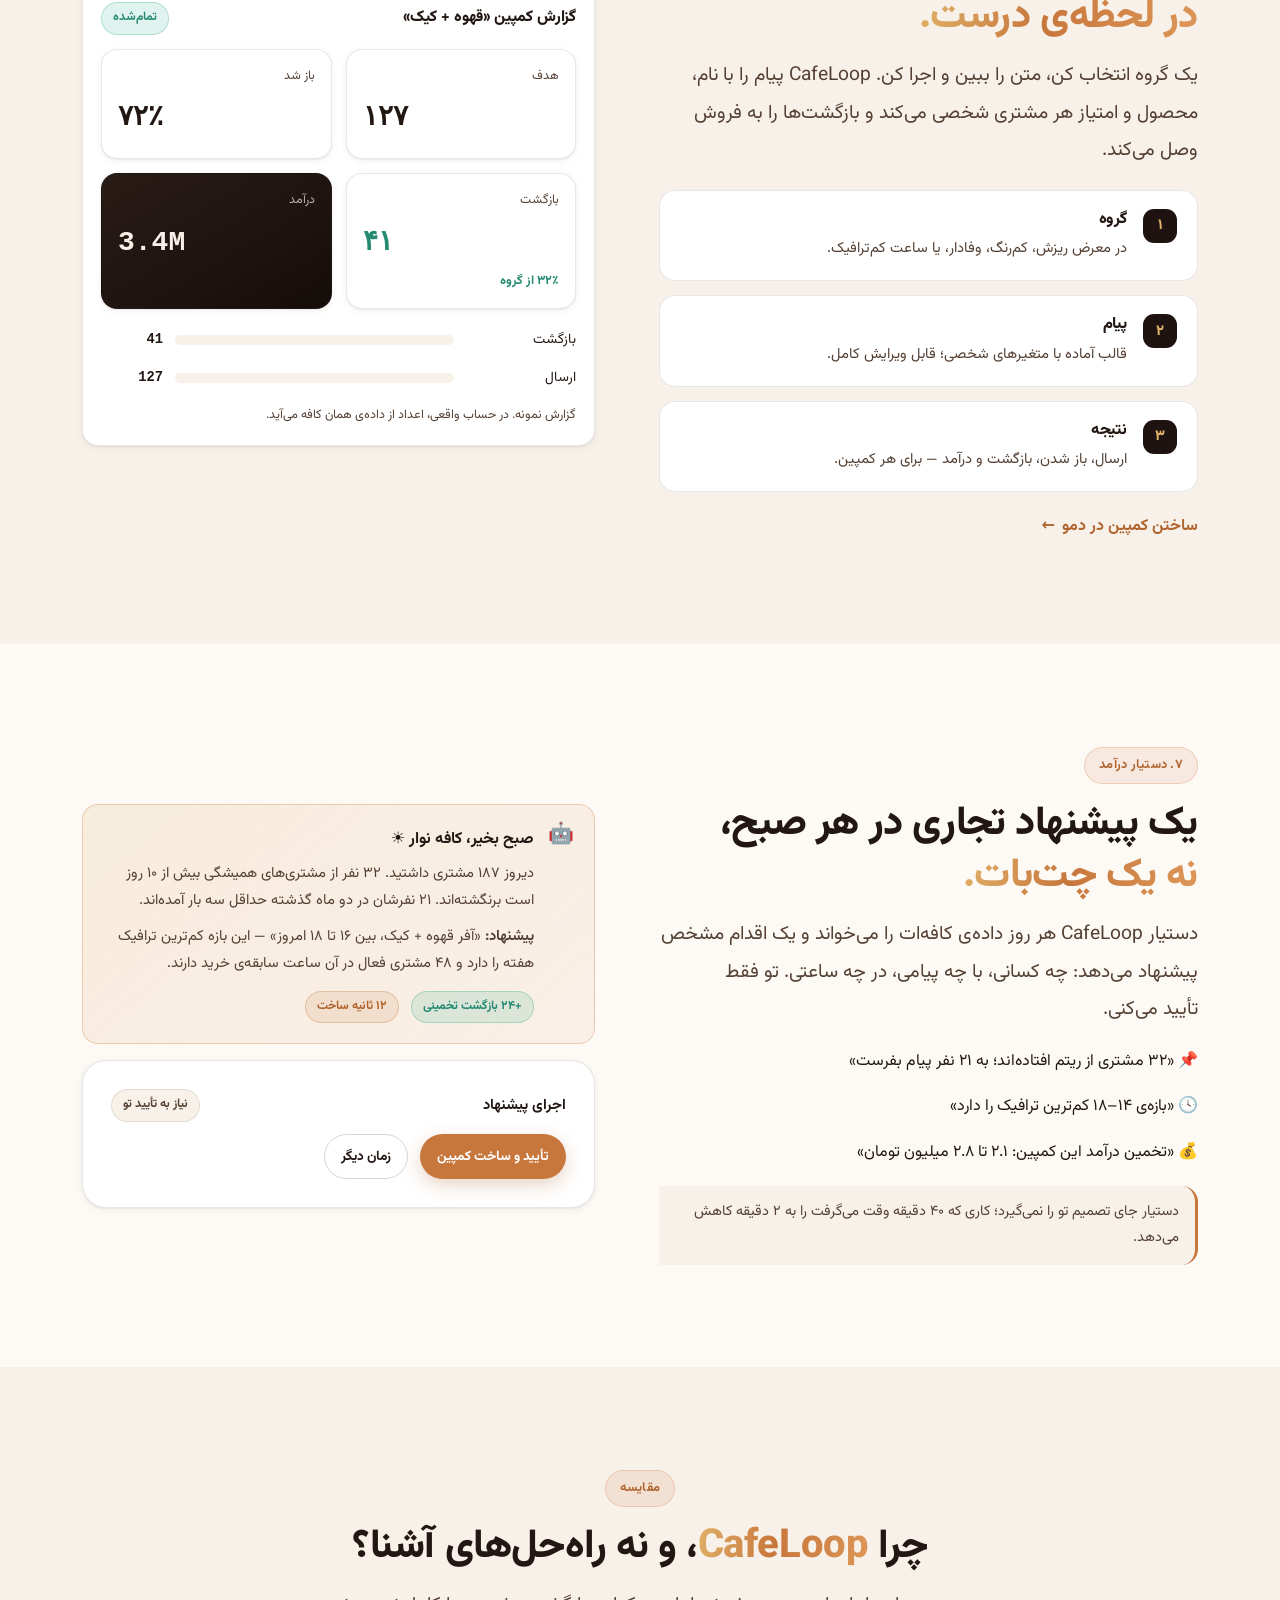
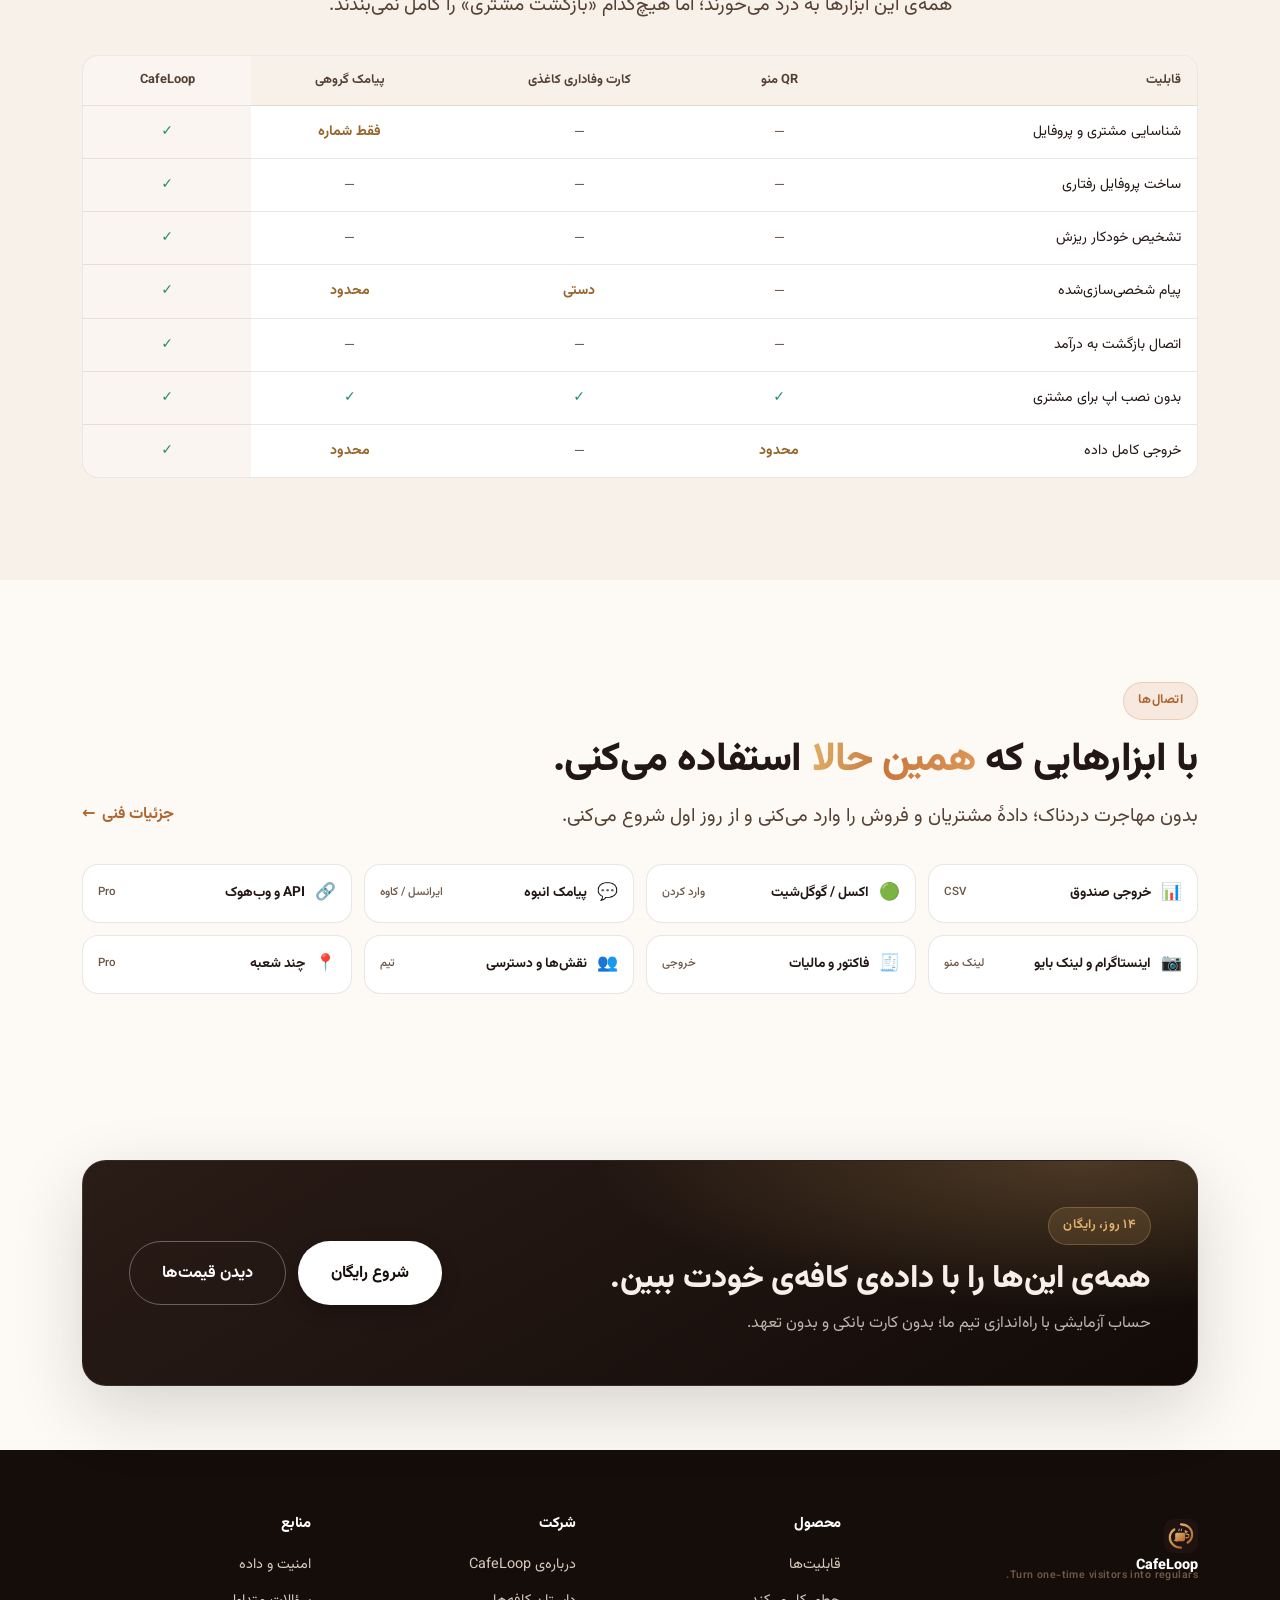
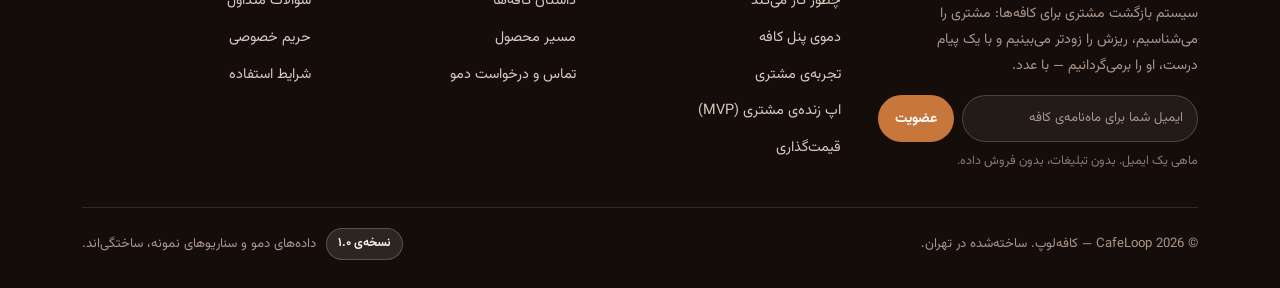
<file: features.html>
<!DOCTYPE html>
<html lang="fa" dir="rtl">
<head>
<meta charset="utf-8">
<meta name="viewport" content="width=device-width, initial-scale=1, viewport-fit=cover">
<title>قابلیت‌های CafeLoop — منو، وفاداری، Smart Return و کمپین بازگشت</title>
<meta name="description" content="همه‌ی قابلیت‌های CafeLoop: منوی دیجیتال و QR، پروفایل مشتری، باشگاه وفاداری، تحلیل رفتار، موتور Smart Return، کمپین بازگشت و دستیار درآمد.">
<meta name="theme-color" content="#150d0a">
<link rel="canonical" href="https://cafeloop.ir/features.html">
<meta property="og:type" content="website">
<meta property="og:site_name" content="CafeLoop">
<meta property="og:title" content="قابلیت‌های CafeLoop — منو، وفاداری، Smart Return و کمپین بازگشت">
<meta property="og:description" content="همه‌ی قابلیت‌های CafeLoop: منوی دیجیتال و QR، پروفایل مشتری، باشگاه وفاداری، تحلیل رفتار، موتور Smart Return، کمپین بازگشت و دستیار درآمد.">
<meta property="og:url" content="https://cafeloop.ir/features.html">
<meta property="og:image" content="https://cafeloop.ir/assets/img/og.svg">
<meta property="og:locale" content="fa_IR">
<meta name="twitter:card" content="summary_large_image">
<link rel="icon" href="assets/img/logo.svg" type="image/svg+xml">
<link rel="apple-touch-icon" href="assets/img/logo.svg">
<link rel="manifest" href="site.webmanifest">
<link rel="preload" href="assets/fonts/Vazirmatn-Variable.woff2" as="font" type="font/woff2" crossorigin>
<link rel="stylesheet" href="assets/css/style.css">
<link rel="stylesheet" href="assets/css/mobile.css">
<script type="application/ld+json">
{
  "@context": "https://schema.org",
  "@type": "BreadcrumbList",
  "itemListElement": [
    { "@type": "ListItem", "position": 1, "name": "خانه", "item": "https://cafeloop.ir/" },
    { "@type": "ListItem", "position": 2, "name": "قابلیت‌ها", "item": "https://cafeloop.ir/features.html" }
  ]
}
</script>
</head>
<body class="">
<a class="skip-link" href="#main">رفتن به محتوای اصلی</a>
<div class="scroll-progress" aria-hidden="true"><span data-progress></span></div>

<header class="site-header">
  <div class="container nav">
    <a class="brand" href="index.html" aria-label="CafeLoop — صفحه‌ی اصلی">
      <img class="brand__mark" src="assets/img/logo.svg" alt="" width="36" height="36">
      <span class="brand__text">CafeLoop<span class="brand__sub">مشتری رو برگردون</span></span>
    </a>
    <nav class="nav__links" id="navLinks" aria-label="منوی اصلی">
      <a href="index.html">خانه</a>
      <a href="features.html" aria-current="page">قابلیت‌ها</a>
      <a href="how-it-works.html">چطور کار می‌کند</a>
      <a href="demo.html">دموی زنده</a>
      <a href="mvp.html">اپ زنده</a>
      <a href="admin.html">پنل مدیریت</a>
      <a href="pricing.html">قیمت‌گذاری</a>
      <a href="customers.html">مشتریان</a>
    </nav>
    <div class="nav__actions">
      <a class="btn btn--sm btn--ghost btn--nav-app" href="mvp.html">▶ اپ زنده</a>
      <a class="btn btn--sm btn--nav-cta" href="contact.html">شروع رایگان</a>
      <button class="nav__toggle" type="button" aria-label="منو" aria-expanded="false" aria-controls="navLinks"><span></span></button>
    </div>
  </div>
</header>

<main id="main">
  <section class="page-hero">
    <div class="container">
      <div class="page-hero__inner">
        <nav class="breadcrumb" aria-label="مسیر"><a href="index.html">خانه</a><span aria-hidden="true">›</span><span>قابلیت‌ها</span></nav>
        <span class="eyebrow">قابلیت‌ها</span>
        <h1 class="h1">شش بخش، یک زنجیره‌ی کامل<br><span class="grad">برای برگرداندن مشتری.</span></h1>
        <p class="lead">
          از لحظه‌ی اسکن QR تا پیامی که مشتری را برمی‌گرداند و درآمدی که در داشبورد ثبت می‌شود.
          هر قابلیت یک کار مشخص انجام می‌دهد و به بخش بعدی داده می‌دهد — نه یک ماژول جدا.
        </p>
        <div class="hero__actions">
          <a class="btn btn--lg" href="contact.html">شروع ۱۴ روز رایگان</a>
          <a class="btn btn--lg btn--ghost" href="demo.html">دیدن دمو</a>
        </div>
        <div class="row" style="margin-top:24px;gap:6px">
          <a class="chip" href="#menu">منو و QR</a>
          <a class="chip" href="#profile">پروفایل مشتری</a>
          <a class="chip" href="#loyalty">وفاداری</a>
          <a class="chip" href="#analytics">تحلیل رفتار</a>
          <a class="chip" href="#smart-return">Smart Return</a>
          <a class="chip" href="#campaigns">کمپین بازگشت</a>
          <a class="chip" href="#assistant">دستیار درآمد</a>
        </div>
      </div>
    </div>
  </section>

  <!-- 1. MENU -->
  <section class="section" id="menu">
    <div class="container split">
      <div class="reveal">
        <span class="eyebrow">۱. نقطه‌ی ورود</span>
        <h2 class="h2" style="margin-top:14px">منویی که همیشه به‌روز است<br>و <span class="grad">مشتری را می‌شناسد.</span></h2>
        <p class="lead" style="margin-top:14px">
          QR روی میز، منو در گوشی مشتری. بدون اپ، بدون کاغذ، بدون دوباره چاپ کردن.
          هر میز لینک اختصاصی خودش را دارد تا بدانی کدام بخش کافه مشتری بیشتری می‌سازد.
        </p>
        <div class="grid grid-2" style="margin-top:22px">
          <div class="card card--flat"><h4 style="font-size:.95rem">📝 ویرایش در چند دقیقه</h4><p class="small muted" style="margin-top:6px">قیمت، موجودی و عکس را خودت عوض کن؛ تغییر همان لحظه روی همه‌ی میزها دیده می‌شود.</p></div>
          <div class="card card--flat"><h4 style="font-size:.95rem">📊 آمار هر میز</h4><p class="small muted" style="margin-top:6px">بفهم کدام ساعت و کدام میز بیشتر اسکن می‌شود.</p></div>
        </div>
        <div class="row" style="margin-top:20px">
          <a class="btn btn--sm" href="mvp.html">▶ باز کردن اپ زنده</a>
          <a class="link-arrow" href="customer.html">نمای مشتری در سایت</a>
        </div>
      </div>
      <div class="reveal" data-delay="100">
        <div class="card" style="padding:18px;background:var(--bg-soft)">
          <div class="panel" style="background:#fff">
            <div class="panel__head"><h4>Cafe Noir · منو</h4><span class="pill pill--ok">میز ۷</span></div>
            <div class="stack" style="gap:10px">
              <div class="menu-item"><div class="menu-item__thumb">☕</div><div><h5>Americano</h5><span>دوبل، اسپرسو + آب گرم</span></div><span class="price">۱۴۵٬۰۰۰</span></div>
              <div class="menu-item is-selected"><div class="menu-item__thumb">🥛</div><div><h5>Latte</h5><span>شیر مخملی، بدون شکر</span></div><span class="price">۱۷۵٬۰۰۰</span></div>
              <div class="menu-item"><div class="menu-item__thumb">🍰</div><div><h5>Cheesecake</h5><span>برش نیویورکی</span></div><span class="price">۲۲۵٬۰۰۰</span></div>
            </div>
            <div class="row row--between" style="margin-top:14px;padding-top:12px;border-top:1px solid var(--line)">
              <span class="tiny muted">لاته + کیک · ۲ آیتم</span>
              <span class="pill pill--brand">ثبت سفارش</span>
            </div>
          </div>
          <p class="figure-note center">منوی واقعی دمو — قابل کلیک در صفحه‌ی تجربه‌ی مشتری.</p>
        </div>
      </div>
    </div>
  </section>

  <!-- 2. PROFILE -->
  <section class="section section--soft" id="profile">
    <div class="container split">
      <div class="reveal" data-delay="80">
        <div class="mock">
          <div class="mock__bar">
            <span class="mock__dots" aria-hidden="true"><i></i><i></i><i></i></span>
            <span class="mock__url">app.cafeloop.ir/customers/mina</span>
          </div>
          <div class="mock__body">
            <div class="mock__head">
              <h4>مینا رستمی</h4>
              <span class="pill pill--warn">کم‌رنگ</span>
            </div>
            <div class="mock-kpis" style="grid-template-columns:repeat(2,minmax(0,1fr))">
              <div class="mock-kpi"><span>مجموع خرید</span><b>7.4M</b><em>۱۴ مراجعه</em></div>
              <div class="mock-kpi"><span>میانگین سبد</span><b>528K</b><em>هر ۶ روز</em></div>
            </div>
            <div class="mock-panel">
              <div class="mock-panel__head"><b>الگوی رفتاری</b><span class="tiny faint">۶ ماه</span></div>
              <p class="tiny muted" style="line-height:2">
                محصول محبوب: <b>لاته</b> · ساعت محبوب: <b>۱۰ تا ۱۳</b><br>
                آخرین مراجعه: <b>۷ روز پیش</b> · میانگین فاصله: <b>۶ روز</b>
              </p>
            </div>
            <div class="mock-panel">
              <div class="mock-panel__head"><b>تاریخچه</b><span class="tiny faint">۴ رکورد آخر</span></div>
              <div class="mock-row"><span class="tiny muted">۱۸ مهر</span><div>لاته + کیک</div><span class="pill">۳۵۰K</span></div>
              <div class="mock-row"><span class="tiny muted">۱۲ مهر</span><div>لاته</div><span class="pill">۱۷۵K</span></div>
              <div class="mock-row"><span class="tiny muted">۶ مهر</span><div>لاته + کروسان</div><span class="pill">۳۰۵K</span></div>
            </div>
          </div>
        </div>
      </div>
      <div class="reveal">
        <span class="eyebrow">۲. هویت مشتری</span>
        <h2 class="h2" style="margin-top:14px">از «یک سفارش»<br>به <span class="grad">یک آدم.</span></h2>
        <p class="lead" style="margin-top:14px">
          پروفایل مشتری همان چیزی است که QR منو هرگز ندارد: پرونده‌ای زنده از عادت‌ها.
          تعداد مراجعه، سبد خرید، فاصله‌ی مراجعه، ساعت محبوب و محصول محبوب — همه در یک صفحه.
        </p>
        <ul class="stack" style="margin-top:18px">
          <li class="row">🔗 هر خرید به پروفایل همان مشتری وصل می‌شود</li>
          <li class="row">🧠 الگوها خودکار محاسبه می‌شوند، نه دستی</li>
          <li class="row">📤 خروجی کامل در هر لحظه</li>
          <li class="row">🤝 اشتراک‌گذاری امن با تیم، بر اساس نقش</li>
        </ul>
      </div>
    </div>
  </section>

  <!-- 3. LOYALTY -->
  <section class="section" id="loyalty">
    <div class="container split">
      <div class="reveal">
        <span class="eyebrow">۳. وفاداری</span>
        <h2 class="h2" style="margin-top:14px">امتیاز، بهانه‌ای برای<br><span class="grad">خرید بعدی.</span></h2>
        <p class="lead" style="margin-top:14px">
          باشگاه وفاداری CafeLoop روی هر خرید امتیاز می‌سازد و مشتری همیشه می‌داند
          چقدر تا پاداش بعدی مانده. قوانین ساده‌اند؛ پیچیدگی، دشمن استفاده است.
        </p>
        <div class="grid grid-2" style="margin-top:20px">
          <div class="card card--flat"><b style="font-size:.95rem">۱ امتیاز = ۱٬۰۰۰ تومان</b><p class="small muted" style="margin-top:4px">هر ۱۰۰ امتیاز، یک قهوه‌ی رایگان؛ قابل تغییر توسط کافه.</p></div>
          <div class="card card--flat"><b style="font-size:.95rem">پاداش بدون اصطکاک</b><p class="small muted" style="margin-top:4px">همان‌جا در سفارش بعدی اعمال می‌شود؛ نه کد، نه کارت.</p></div>
        </div>
        <p class="note" style="margin-top:18px">مشتری بدون عضویت هم منو را می‌بیند. عضویت فقط برای گرفتن امتیاز پیشنهاد می‌شود — نه به‌عنوان شرط خرید.</p>
      </div>
      <div class="reveal" data-delay="100">
        <div class="card" style="padding:20px">
          <div class="row row--between">
            <b>باشگاه مشتریان</b>
            <span class="pill pill--ok">عضو</span>
          </div>
          <div class="progress-ring" style="margin-top:20px">
            <svg width="108" height="108" viewBox="0 0 108 108" aria-hidden="true">
              <circle cx="54" cy="54" r="46" fill="none" stroke="rgba(34,23,19,.08)" stroke-width="9"></circle>
              <circle cx="54" cy="54" r="46" fill="none" stroke="#c8773c" stroke-width="9" stroke-linecap="round"
                      stroke-dasharray="289" stroke-dashoffset="86"></circle>
            </svg>
            <div class="progress-ring__value"><b>740</b><span>امتیاز</span></div>
          </div>
          <p class="center small muted" style="margin-top:14px">۲۶۰ امتیاز تا <b>قهوه‌ی رایگان</b></p>
          <div class="points-badge" style="margin-top:16px">
            <span class="small">جایزه‌ی بعدی</span>
            <b>۱۰۰۰ pts</b>
          </div>
          <p class="tiny faint center" style="margin-top:10px">نمای کارت عضویت — قابل تجربه در صفحه‌ی مشتری.</p>
        </div>
      </div>
    </div>
  </section>

  <!-- 4. ANALYTICS -->
  <section class="section section--soft" id="analytics">
    <div class="container">
      <div class="section-head section-head--center reveal">
        <span class="eyebrow">۴. تحلیل رفتار</span>
        <h2 class="h2">سه عدد که تصمیم می‌سازند —<br><span class="grad">نه بیست نمودار تزئینی.</span></h2>
        <p class="lead">
          داشبورد حول یک KPI ساخته شده: نرخ بازگشت. بقیه‌ی عددها فقط توضیح می‌دهند
          چه چیزی این عدد را بالا یا پایین می‌برد.
        </p>
      </div>
      <div class="feature-grid" style="margin-top:34px">
        <article class="feature reveal">
          <div class="feature__icon">🔁</div>
          <h3>نرخ بازگشت</h3>
          <p>چند درصد مشتری‌های ماه قبل، این ماه هم خرید کرده‌اند — به تفکیک ماه و گروه.</p>
        </article>
        <article class="feature reveal" data-delay="70">
          <div class="feature__icon">⏰</div>
          <h3>ترافیک ساعتی</h3>
          <p>ساعت اوج و ساعت مرده. آفرهایت را جایی بگذار که واقعاً جای رشد دارد.</p>
        </article>
        <article class="feature reveal" data-delay="140">
          <div class="feature__icon">🥐</div>
          <h3>محصولات و سبد</h3>
          <p>چه چیزی با چه چیزی خریده می‌شود؛ پایه‌ی پیشنهاد شخصی و کمپین.</p>
        </article>
      </div>
      <div class="center" style="margin-top:26px">
        <a class="btn btn--ghost" href="demo.html">دیدن داشبورد واقعی</a>
      </div>
    </div>
  </section>

  <!-- 5. SMART RETURN -->
  <section class="section" id="smart-return">
    <div class="container">
      <div class="spotlight reveal">
        <div>
          <span class="eyebrow">۵. قلب محصول</span>
          <h2 class="h2">Smart Return:<br><span class="grad">قبل از رفتن، پیدایش کن.</span></h2>
          <p>
            بیشتر کافه‌ها مشتری را بعد از سه ماه غیبت یادشان می‌آید. Smart Return این فاصله را
            به چند روز کاهش می‌دهد و به هر مشتری یک اولویت می‌دهد تا بدانی با کی حرف بزنی.
          </p>
          <div class="flow" style="margin-top:22px">
            <div class="flow__item"><span class="flow__num">۱</span><div><h4>ریتم شخصی</h4><p>میانگین فاصله‌ی مراجعه، سبد و حساسیت به قیمت هر مشتری.</p></div></div>
            <div class="flow__item"><span class="flow__num">۲</span><div><h4>امتیاز اولویت</h4><p>ارزش تخمینی × ضریب بی‌خبری؛ عدد بزرگ‌تر یعنی تماس فوری‌تر.</p></div></div>
            <div class="flow__item"><span class="flow__num">۳</span><div><h4>پیشنهاد اقدام</h4><p>پیام، آفر و زمان مناسب — بر اساس همان پروفایل.</p></div></div>
          </div>
          <p class="tiny" style="color:rgba(247,239,232,.55);margin-top:16px">آستانه‌ها قابل تنظیم‌اند: برای کافه‌ی شلوغ و کافه‌ی محله، ریتم متفاوت است.</p>
        </div>
        <div class="mock">
          <div class="mock__bar"><span class="mock__dots" aria-hidden="true"><i></i><i></i><i></i></span><span class="mock__url">app.cafeloop.ir/at-risk</span></div>
          <div class="mock__body">
            <div class="mock__head"><h4>۲۳ مشتری در معرض ریزش</h4><span class="pill pill--danger">۸.۴M</span></div>
            <div class="mock-panel">
              <div class="mock-row"><span class="avatar avatar--violet">م</span><div><b>مینا</b> · لاته <span class="tiny faint">۹ روز غایب</span></div><span class="pill pill--warn">۹۲</span></div>
              <div class="mock-row"><span class="avatar">ر</span><div><b>رضا</b> · کلد برو <span class="tiny faint">۱۵ روز غایب</span></div><span class="pill pill--warn">۸۶</span></div>
              <div class="mock-row"><span class="avatar avatar--violet">پ</span><div><b>پریسا</b> · آیس لاته <span class="tiny faint">۱۱ روز غایب</span></div><span class="pill pill--warn">۸۱</span></div>
              <div class="mock-row"><span class="avatar avatar--mint">ن</span><div><b>نازنین</b> · آیس لاته <span class="tiny faint">۸ روز غایب</span></div><span class="pill pill--warn">۷۵</span></div>
              <div class="mock-row"><span class="avatar">ک</span><div><b>کاوه</b> · موکا <span class="tiny faint">۱۹ روز غایب</span></div><span class="pill pill--warn">۷۱</span></div>
            </div>
            <div class="ai-note" style="background:rgba(255,255,255,.06);border-color:rgba(255,255,255,.14)">
              <span class="ai-note__icon">💡</span>
              <div><strong style="color:#fff">پیشنهاد امروز</strong><p style="color:rgba(247,239,232,.7)">برای ۲۱ نفر آفر قهوه + کیک بین ۱۴ تا ۱۸؛ کم‌ترین ترافیک هفته.</p></div>
            </div>
          </div>
        </div>
      </div>
    </div>
  </section>

  <!-- 6. CAMPAIGNS -->
  <section class="section section--soft" id="campaigns">
    <div class="container split">
      <div class="reveal">
        <span class="eyebrow">۶. کمپین بازگشت</span>
        <h2 class="h2" style="margin-top:14px">پیام درست، برای آدم درست،<br><span class="grad">در لحظه‌ی درست.</span></h2>
        <p class="lead" style="margin-top:14px">
          یک گروه انتخاب کن، متن را ببین و اجرا کن. CafeLoop پیام را با نام، محصول و امتیاز
          هر مشتری شخصی می‌کند و بازگشت‌ها را به فروش وصل می‌کند.
        </p>
        <div class="flow" style="margin-top:20px">
          <div class="flow__item"><span class="flow__num">۱</span><div><h4>گروه</h4><p>در معرض ریزش، کم‌رنگ، وفادار، یا ساعت کم‌ترافیک.</p></div></div>
          <div class="flow__item"><span class="flow__num">۲</span><div><h4>پیام</h4><p>قالب آماده با متغیرهای شخصی؛ قابل ویرایش کامل.</p></div></div>
          <div class="flow__item"><span class="flow__num">۳</span><div><h4>نتیجه</h4><p>ارسال، باز شدن، بازگشت و درآمد — برای هر کمپین.</p></div></div>
        </div>
        <a class="link-arrow" href="demo.html#builder" style="margin-top:20px">ساختن کمپین در دمو</a>
      </div>
      <div class="reveal" data-delay="100">
        <div class="panel">
          <div class="panel__head"><h4>گزارش کمپین «قهوه + کیک»</h4><span class="pill pill--ok">تمام‌شده</span></div>
          <div class="kpi-grid" style="grid-template-columns:repeat(2,minmax(0,1fr))">
            <div class="kpi"><div class="kpi__label">هدف</div><div class="kpi__value">۱۲۷</div></div>
            <div class="kpi"><div class="kpi__label">باز شد</div><div class="kpi__value">۷۲٪</div></div>
            <div class="kpi"><div class="kpi__label">بازگشت</div><div class="kpi__value" style="color:var(--mint-600)">۴۱</div><div class="kpi__delta up">۳۲٪ از گروه</div></div>
            <div class="kpi kpi--accent"><div class="kpi__label">درآمد</div><div class="kpi__value">3.4M</div></div>
          </div>
          <div class="bar-list" style="margin-top:18px">
            <div class="bar-row"><span>بازگشت</span><span class="bar-track"><span class="bar-fill bar-fill--mint" data-value="41"></span></span><span class="bar-value">41</span></div>
            <div class="bar-row"><span>ارسال</span><span class="bar-track"><span class="bar-fill" data-value="100"></span></span><span class="bar-value">127</span></div>
          </div>
          <p class="tiny muted" style="margin-top:14px">گزارش نمونه. در حساب واقعی، اعداد از داده‌ی همان کافه می‌آید.</p>
        </div>
      </div>
    </div>
  </section>

  <!-- 7. ASSISTANT -->
  <section class="section" id="assistant">
    <div class="container split">
      <div class="reveal">
        <span class="eyebrow">۷. دستیار درآمد</span>
        <h2 class="h2" style="margin-top:14px">یک پیشنهاد تجاری در هر صبح،<br><span class="grad">نه یک چت‌بات.</span></h2>
        <p class="lead" style="margin-top:14px">
          دستیار CafeLoop هر روز داده‌ی کافه‌ات را می‌خواند و یک اقدام مشخص پیشنهاد می‌دهد:
          چه کسانی، با چه پیامی، در چه ساعتی. تو فقط تأیید می‌کنی.
        </p>
        <ul class="stack" style="margin-top:18px">
          <li class="row">📌 «۳۲ مشتری از ریتم افتاده‌اند؛ به ۲۱ نفر پیام بفرست»</li>
          <li class="row">🕓 «بازه‌ی ۱۴–۱۸ کم‌ترین ترافیک را دارد»</li>
          <li class="row">💰 «تخمین درآمد این کمپین: ۲.۱ تا ۲.۸ میلیون تومان»</li>
        </ul>
        <p class="note" style="margin-top:18px">دستیار جای تصمیم تو را نمی‌گیرد؛ کاری که ۴۰ دقیقه وقت می‌گرفت را به ۲ دقیقه کاهش می‌دهد.</p>
      </div>
      <div class="reveal" data-delay="100">
        <div class="ai-note" style="padding:20px">
          <span class="ai-note__icon">🤖</span>
          <div>
            <strong>صبح بخیر، کافه نوار ☀️</strong>
            <p style="margin-top:6px">دیروز ۱۸۷ مشتری داشتید. ۳۲ نفر از مشتری‌های همیشگی بیش از ۱۰ روز است برنگشته‌اند. ۲۱ نفرشان در دو ماه گذشته حداقل سه بار آمده‌اند.</p>
            <p style="margin-top:8px"><b>پیشنهاد:</b> «آفر قهوه + کیک، بین ۱۶ تا ۱۸ امروز» — این بازه کم‌ترین ترافیک هفته را دارد و ۴۸ مشتری فعال در آن ساعت سابقه‌ی خرید دارند.</p>
            <div class="row" style="margin-top:14px">
              <span class="pill pill--ok">+۲۴ بازگشت تخمینی</span>
              <span class="pill pill--brand">۱۲ ثانیه ساخت</span>
            </div>
          </div>
        </div>
        <div class="card" style="margin-top:16px">
          <div class="row row--between">
            <b style="font-size:.92rem">اجرای پیشنهاد</b>
            <span class="pill">نیاز به تأیید تو</span>
          </div>
          <div class="row" style="margin-top:12px">
            <button class="btn btn--sm" type="button" data-toast="این یک دموی نمایشی است؛ در حساب واقعی کمپین ساخته می‌شود.">تأیید و ساخت کمپین</button>
            <button class="btn btn--sm btn--ghost" type="button" data-toast="در حساب واقعی می‌توانی زمان ارسال را تغییر بدهی.">زمان دیگر</button>
          </div>
        </div>
      </div>
    </div>
  </section>

  <!-- COMPARE -->
  <section class="section section--soft">
    <div class="container">
      <div class="section-head section-head--center reveal">
        <span class="eyebrow">مقایسه</span>
        <h2 class="h2">چرا <span class="grad">CafeLoop</span>، و نه راه‌حل‌های آشنا؟</h2>
        <p class="lead">همه‌ی این ابزارها به درد می‌خورند؛ اما هیچ‌کدام «بازگشت مشتری» را کامل نمی‌بندند.</p>
      </div>
      <div class="compare-wrap reveal" style="margin-top:30px">
        <table class="compare">
          <thead>
            <tr>
              <th>قابلیت</th>
              <th>QR منو</th>
              <th>کارت وفاداری کاغذی</th>
              <th>پیامک گروهی</th>
              <th class="col-us">CafeLoop</th>
            </tr>
          </thead>
          <tbody>
            <tr><td>شناسایی مشتری و پروفایل</td><td class="no">—</td><td class="no">—</td><td class="partial">فقط شماره</td><td class="col-us yes">✓</td></tr>
            <tr><td>ساخت پروفایل رفتاری</td><td class="no">—</td><td class="no">—</td><td class="no">—</td><td class="col-us yes">✓</td></tr>
            <tr><td>تشخیص خودکار ریزش</td><td class="no">—</td><td class="no">—</td><td class="no">—</td><td class="col-us yes">✓</td></tr>
            <tr><td>پیام شخصی‌سازی‌شده</td><td class="no">—</td><td class="partial">دستی</td><td class="partial">محدود</td><td class="col-us yes">✓</td></tr>
            <tr><td>اتصال بازگشت به درآمد</td><td class="no">—</td><td class="no">—</td><td class="no">—</td><td class="col-us yes">✓</td></tr>
            <tr><td>بدون نصب اپ برای مشتری</td><td class="yes">✓</td><td class="yes">✓</td><td class="yes">✓</td><td class="col-us yes">✓</td></tr>
            <tr><td>خروجی کامل داده</td><td class="partial">محدود</td><td class="no">—</td><td class="partial">محدود</td><td class="col-us yes">✓</td></tr>
          </tbody>
        </table>
      </div>
    </div>
  </section>

  <!-- INTEGRATIONS -->
  <section class="section">
    <div class="container">
      <div class="section-head section-head--split reveal">
        <div>
          <span class="eyebrow">اتصال‌ها</span>
          <h2 class="h2" style="margin-top:14px">با ابزارهایی که <span class="grad">همین حالا</span> استفاده می‌کنی.</h2>
          <p class="lead" style="margin-top:12px">بدون مهاجرت دردناک؛ دادهٔ مشتریان و فروش را وارد می‌کنی و از روز اول شروع می‌کنی.</p>
        </div>
        <a class="link-arrow" href="how-it-works.html#integrations">جزئیات فنی</a>
      </div>
      <div class="integration-grid reveal" style="margin-top:28px">
        <div class="integration"><i>📊</i> خروجی صندوق <span>CSV</span></div>
        <div class="integration"><i>🟢</i> اکسل / گوگل‌شیت <span>وارد کردن</span></div>
        <div class="integration"><i>💬</i> پیامک انبوه <span>ایرانسل / کاوه</span></div>
        <div class="integration"><i>🔗</i> API و وب‌هوک <span>Pro</span></div>
        <div class="integration"><i>📷</i> اینستاگرام و لینک بایو <span>لینک منو</span></div>
        <div class="integration"><i>🧾</i> فاکتور و مالیات <span>خروجی</span></div>
        <div class="integration"><i>👥</i> نقش‌ها و دسترسی <span>تیم</span></div>
        <div class="integration"><i>📍</i> چند شعبه <span>Pro</span></div>
      </div>
    </div>
  </section>

  <section class="section section--tight">
    <div class="container">
      <div class="banner banner--final reveal">
        <div>
          <span class="eyebrow">۱۴ روز، رایگان</span>
          <h2 style="margin-top:12px">همه‌ی این‌ها را با داده‌ی کافه‌ی خودت ببین.</h2>
          <p>حساب آزمایشی با راه‌اندازی تیم ما؛ بدون کارت بانکی و بدون تعهد.</p>
        </div>
        <div class="row">
          <a class="btn btn--light btn--lg" href="contact.html">شروع رایگان</a>
          <a class="btn btn--outline-light btn--lg" href="pricing.html">دیدن قیمت‌ها</a>
        </div>
      </div>
    </div>
  </section>

</main>

<footer class="site-footer">
  <div class="container">
    <div class="site-footer__grid">
      <div class="site-footer__brand">
        <a class="brand" href="index.html" aria-label="CafeLoop">
          <img class="brand__mark" src="assets/img/logo.svg" alt="" width="36" height="36">
          <span class="brand__text">CafeLoop<span class="brand__sub">Turn one-time visitors into regulars.</span></span>
        </a>
        <p class="small">
          سیستم بازگشت مشتری برای کافه‌ها: مشتری را می‌شناسیم، ریزش را زودتر می‌بینیم
          و با یک پیام درست، او را برمی‌گردانیم — با عدد.
        </p>
        <form class="newsletter" data-newsletter>
          <label class="sr-only" for="nlEmail">ایمیل برای خبرنامه</label>
          <input id="nlEmail" type="email" name="email" placeholder="ایمیل شما برای ماه‌نامه‌ی کافه" required>
          <button class="btn btn--sm" type="submit">عضویت</button>
        </form>
        <p class="tiny faint">ماهی یک ایمیل. بدون تبلیغات، بدون فروش داده.</p>
      </div>

      <div>
        <h5>محصول</h5>
        <a href="features.html">قابلیت‌ها</a>
        <a href="how-it-works.html">چطور کار می‌کند</a>
        <a href="demo.html">دموی پنل کافه</a>
        <a href="customer.html">تجربه‌ی مشتری</a>
        <a href="mvp.html">اپ زنده‌ی مشتری (MVP)</a>
        <a href="pricing.html">قیمت‌گذاری</a>
      </div>

      <div>
        <h5>شرکت</h5>
        <a href="about.html">درباره‌ی CafeLoop</a>
        <a href="customers.html">داستان کافه‌ها</a>
        <a href="roadmap.html">مسیر محصول</a>
        <a href="contact.html">تماس و درخواست دمو</a>
      </div>

      <div>
        <h5>منابع</h5>
        <a href="about.html#security">امنیت و داده</a>
        <a href="index.html#faq">سؤالات متداول</a>
        <a href="privacy.html">حریم خصوصی</a>
        <a href="terms.html">شرایط استفاده</a>
      </div>
    </div>

    <div class="site-footer__bottom">
      <span>© <span data-year>2026</span> CafeLoop — کافه‌لوپ. ساخته‌شده در تهران.</span>
      <span class="site-footer__legal">
        <span class="pill pill--ghost-light tiny">نسخه‌ی ۱.۰</span>
        <span>داده‌های دمو و سناریوهای نمونه، ساختگی‌اند.</span>
      </span>
    </div>
  </div>
</footer>

<button class="to-top" type="button" aria-label="بازگشت به بالای صفحه" data-to-top>↑</button>
<div class="toast" role="status" aria-live="polite"></div>

<script src="assets/js/main.js"></script>
</body>
</html>
</file>
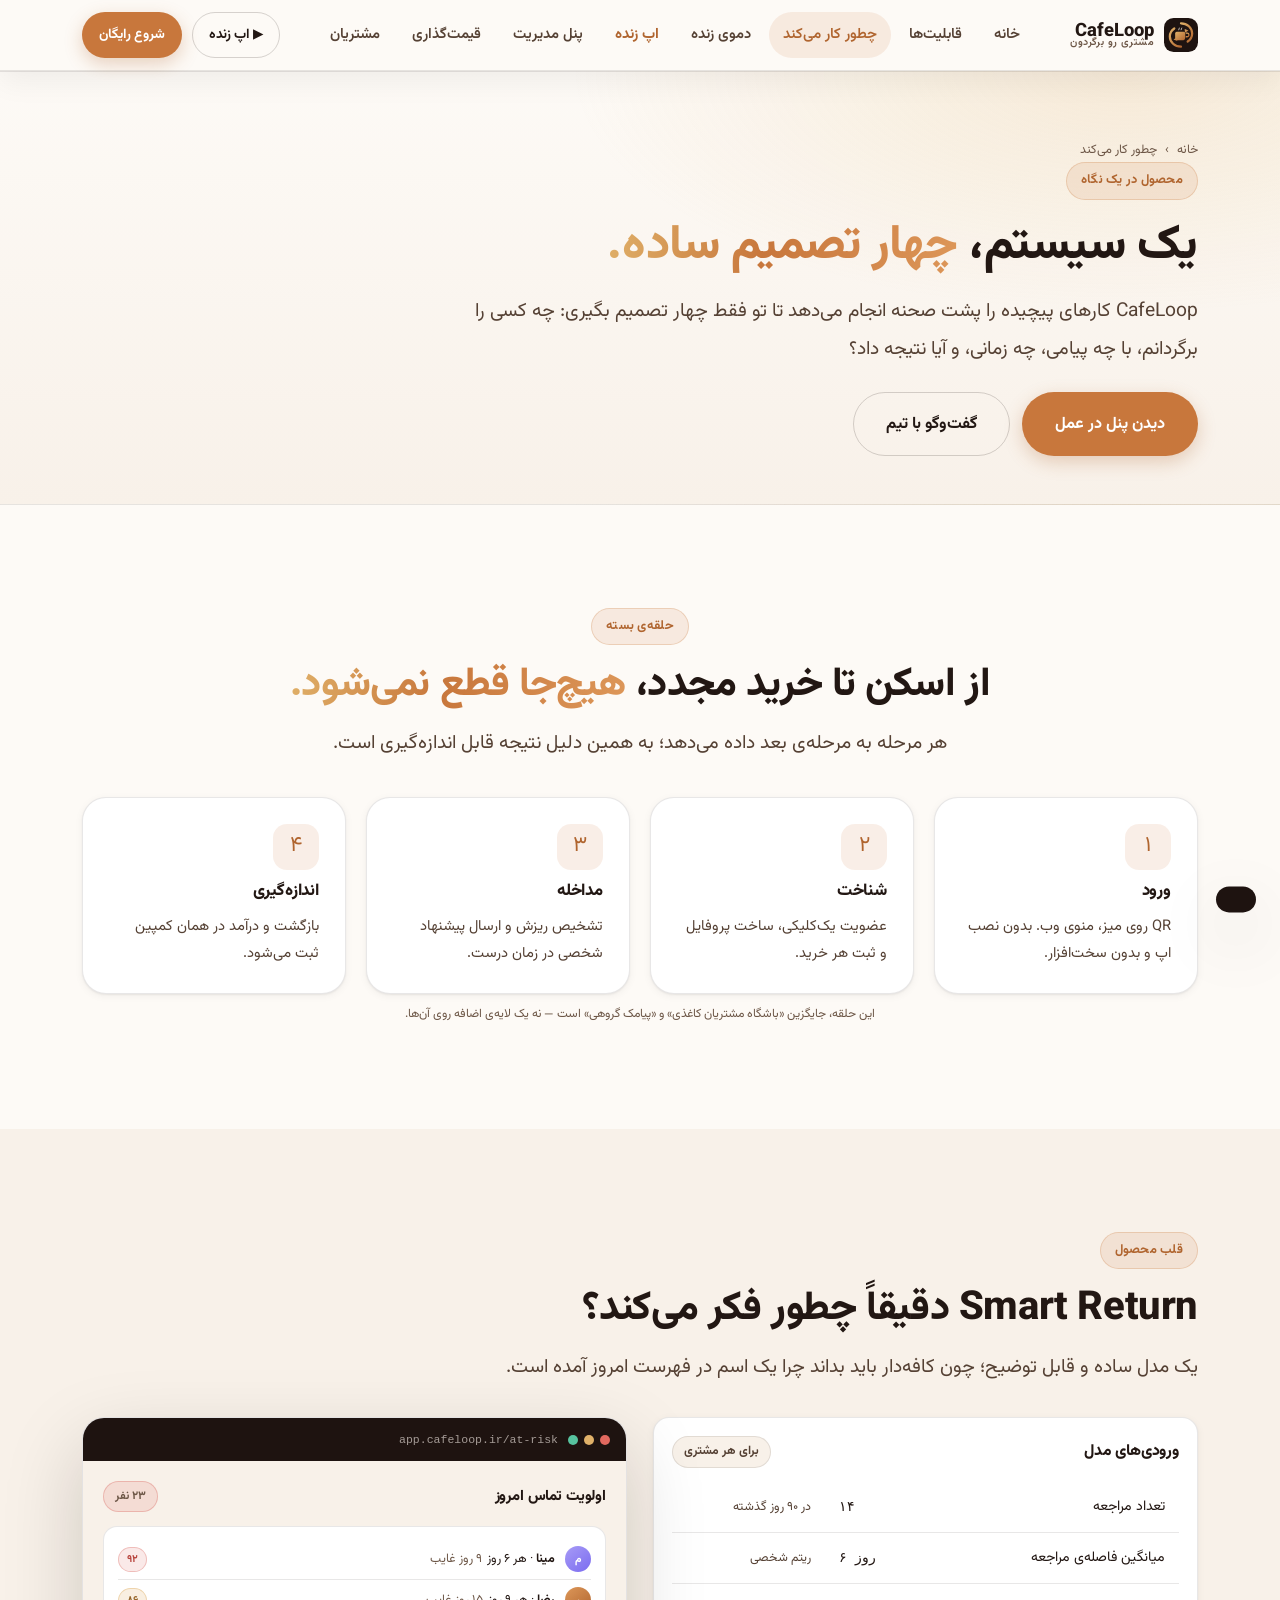
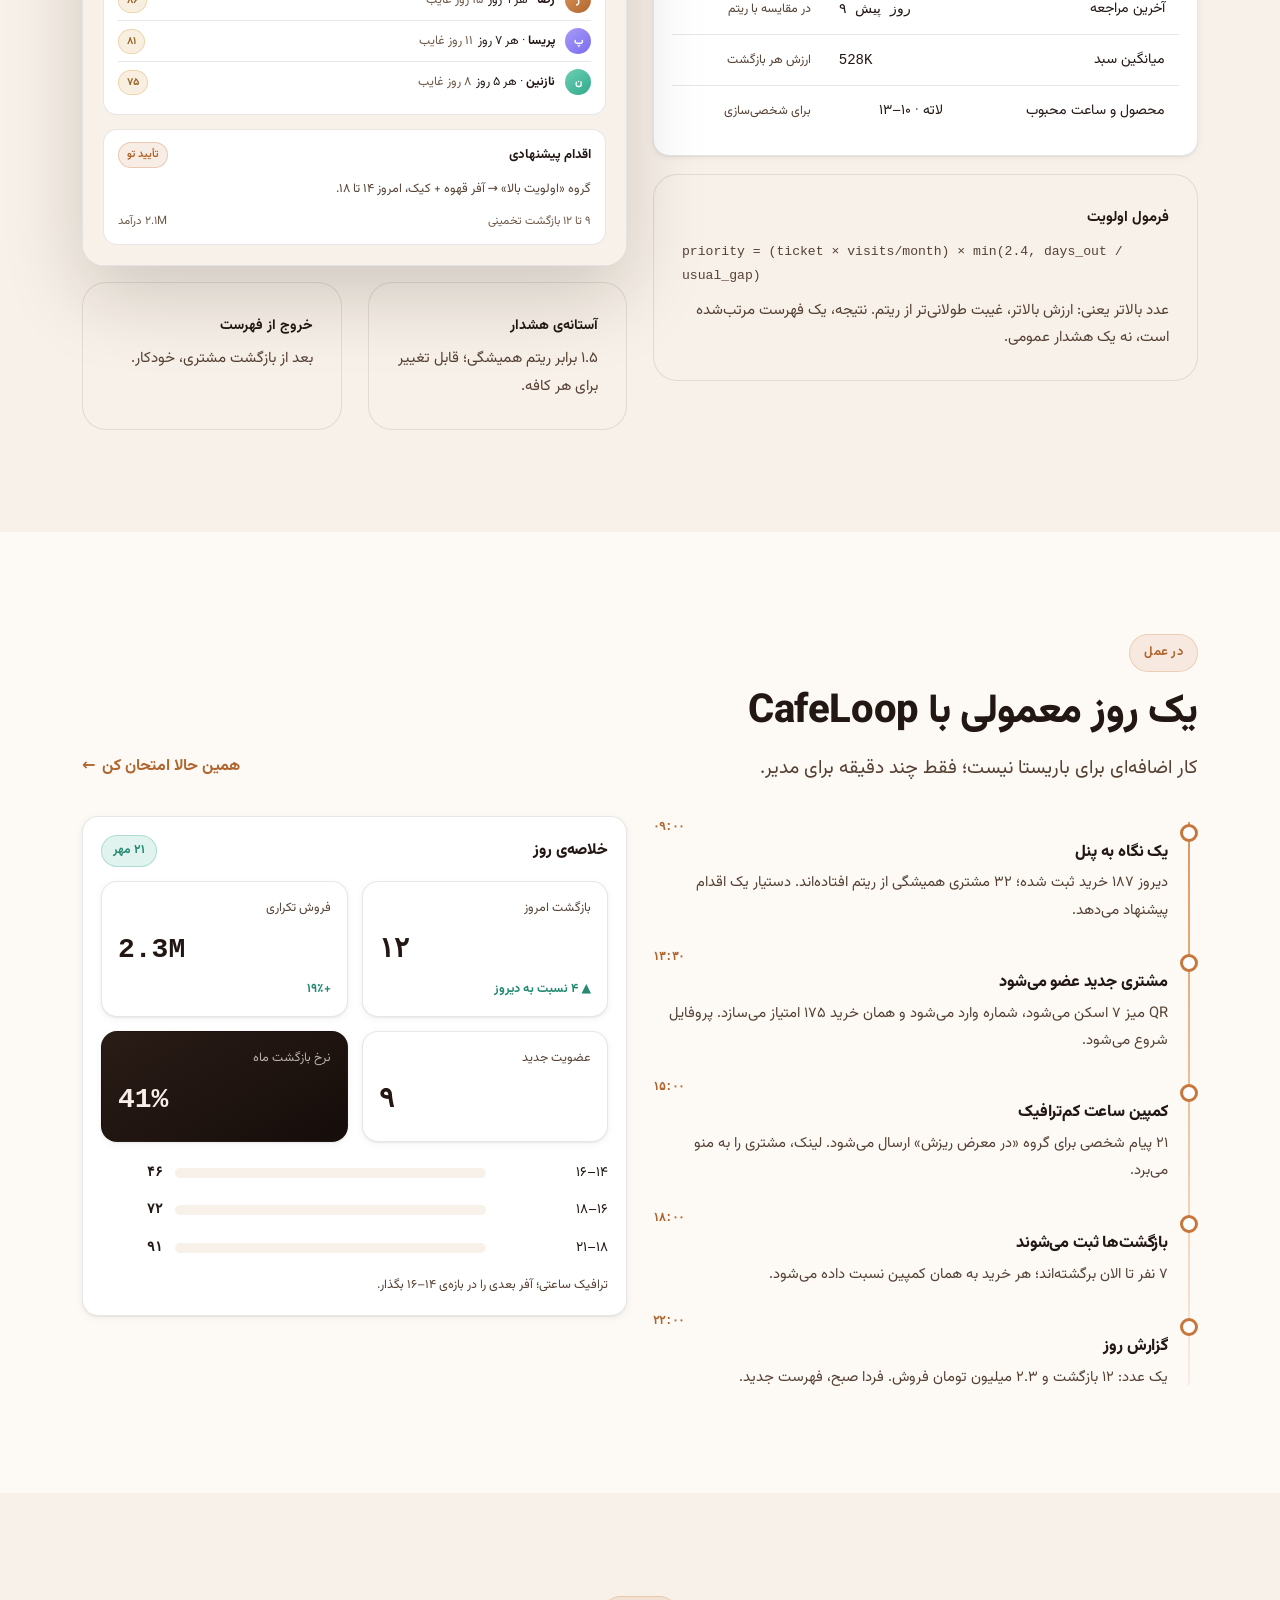
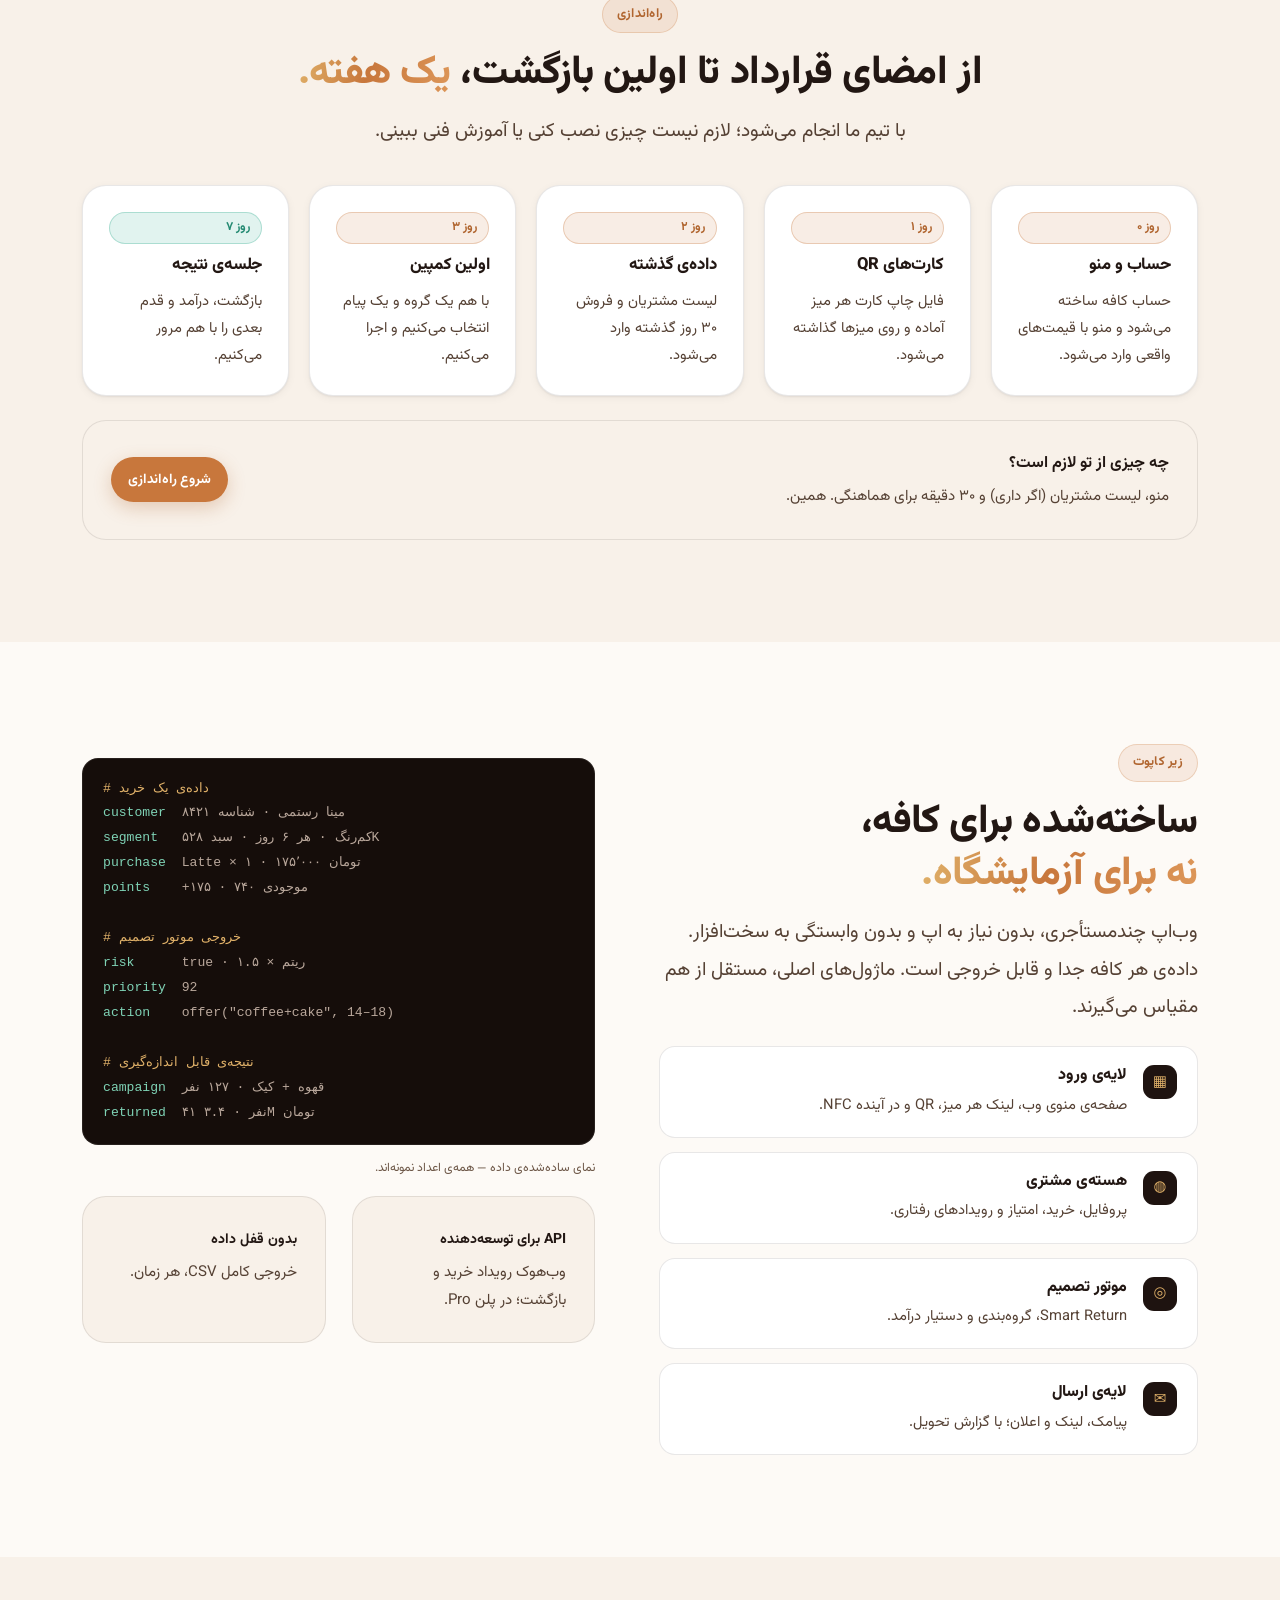
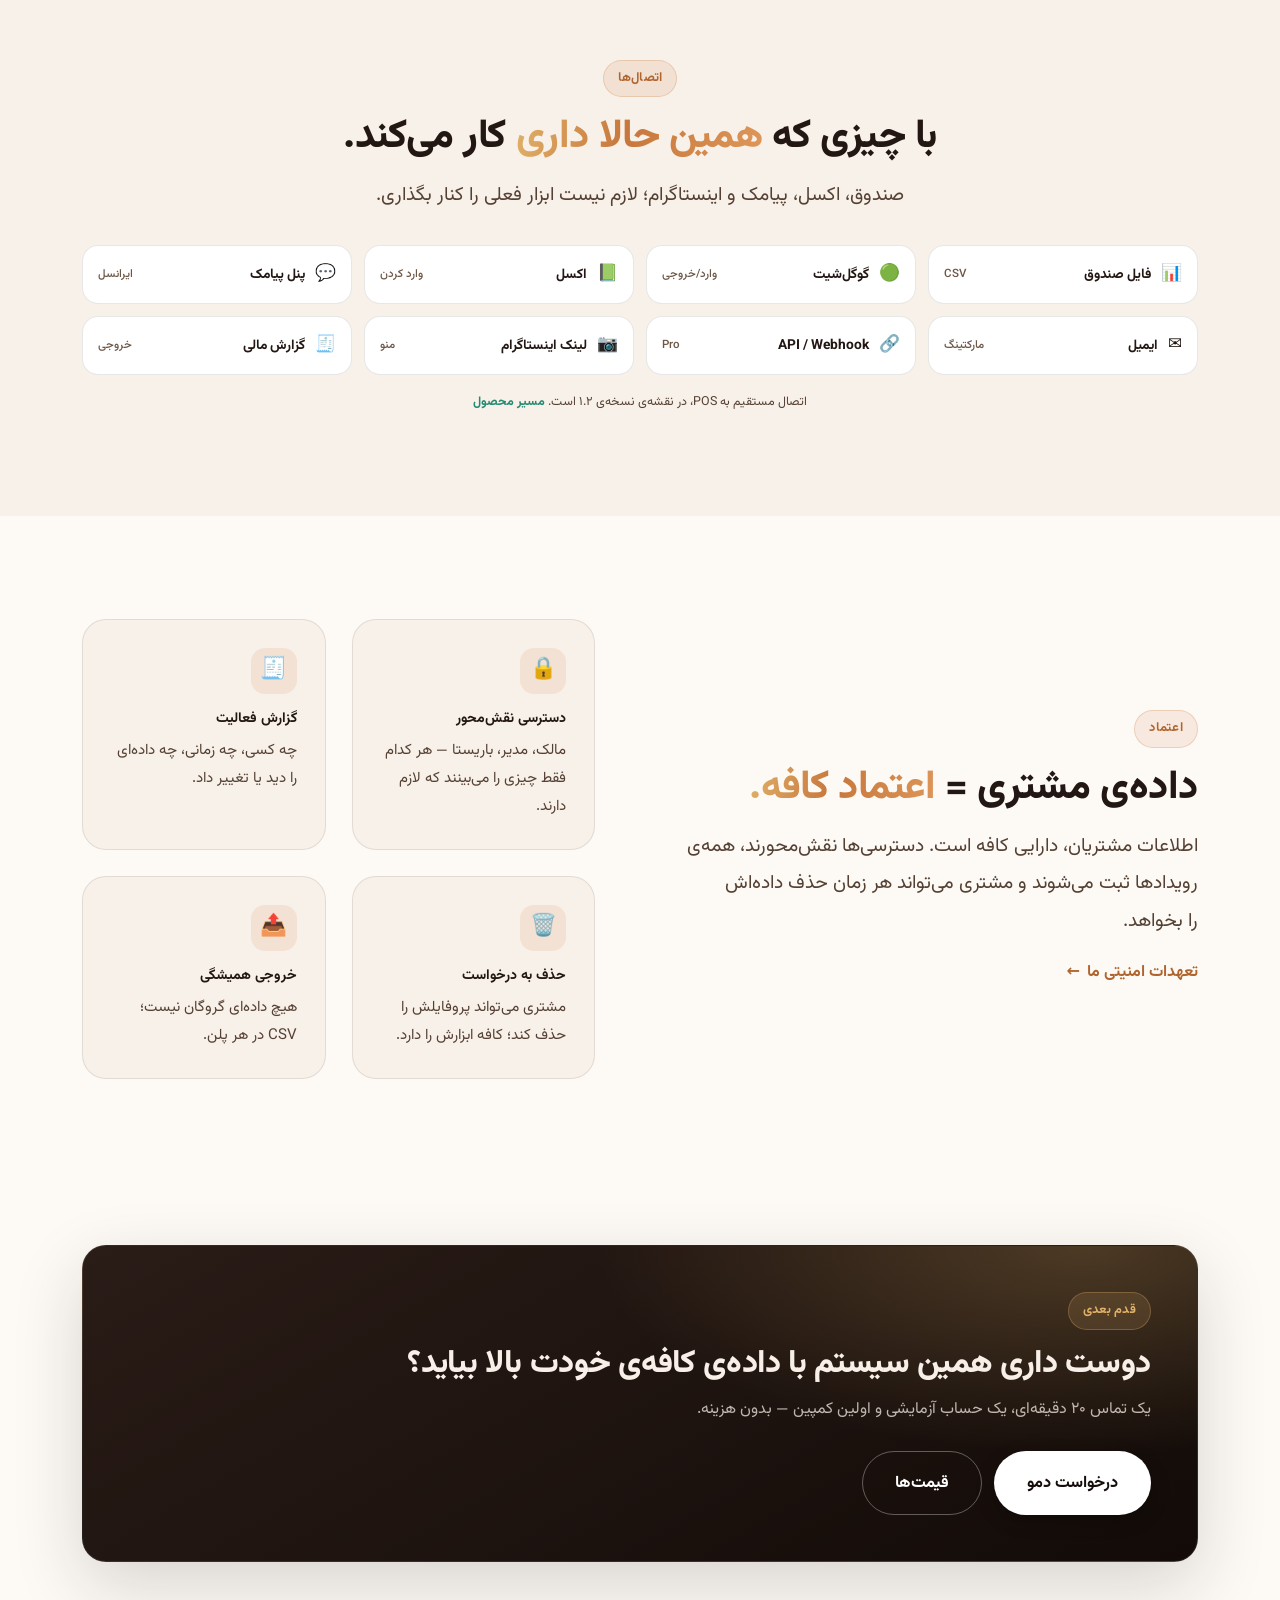
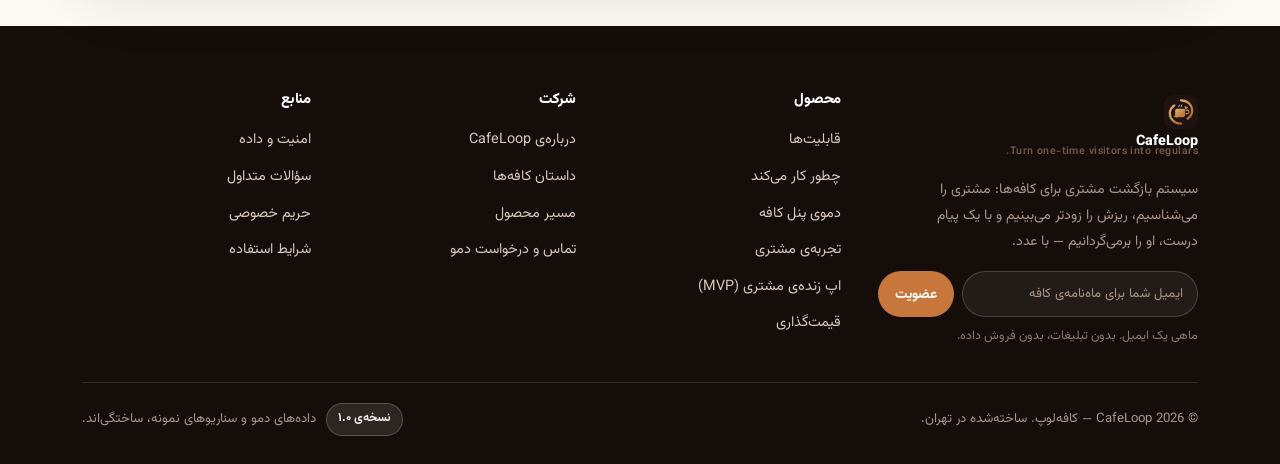
<file: how-it-works.html>
<!DOCTYPE html>
<html lang="fa" dir="rtl">
<head>
<meta charset="utf-8">
<meta name="viewport" content="width=device-width, initial-scale=1, viewport-fit=cover">
<title>چطور کار می‌کند — از اسکن QR تا خرید مجدد | CafeLoop</title>
<meta name="description" content="نگاه کامل به محصول CafeLoop: حلقه‌ی بازگشت، منطق Smart Return، راه‌اندازی یک‌هفته‌ای، معماری و امنیت داده.">
<meta name="theme-color" content="#150d0a">
<link rel="canonical" href="https://cafeloop.ir/how-it-works.html">
<meta property="og:type" content="website">
<meta property="og:site_name" content="CafeLoop">
<meta property="og:title" content="چطور کار می‌کند — از اسکن QR تا خرید مجدد | CafeLoop">
<meta property="og:description" content="نگاه کامل به محصول CafeLoop: حلقه‌ی بازگشت، منطق Smart Return، راه‌اندازی یک‌هفته‌ای، معماری و امنیت داده.">
<meta property="og:url" content="https://cafeloop.ir/how-it-works.html">
<meta property="og:image" content="https://cafeloop.ir/assets/img/og.svg">
<meta property="og:locale" content="fa_IR">
<meta name="twitter:card" content="summary_large_image">
<link rel="icon" href="assets/img/logo.svg" type="image/svg+xml">
<link rel="apple-touch-icon" href="assets/img/logo.svg">
<link rel="manifest" href="site.webmanifest">
<link rel="preload" href="assets/fonts/Vazirmatn-Variable.woff2" as="font" type="font/woff2" crossorigin>
<link rel="stylesheet" href="assets/css/style.css">
<link rel="stylesheet" href="assets/css/mobile.css">
<script type="application/ld+json">
{
  "@context": "https://schema.org",
  "@type": "BreadcrumbList",
  "itemListElement": [
    { "@type": "ListItem", "position": 1, "name": "خانه", "item": "https://cafeloop.ir/" },
    { "@type": "ListItem", "position": 2, "name": "چطور کار می‌کند", "item": "https://cafeloop.ir/how-it-works.html" }
  ]
}
</script>
</head>
<body class="">
<a class="skip-link" href="#main">رفتن به محتوای اصلی</a>
<div class="scroll-progress" aria-hidden="true"><span data-progress></span></div>

<header class="site-header">
  <div class="container nav">
    <a class="brand" href="index.html" aria-label="CafeLoop — صفحه‌ی اصلی">
      <img class="brand__mark" src="assets/img/logo.svg" alt="" width="36" height="36">
      <span class="brand__text">CafeLoop<span class="brand__sub">مشتری رو برگردون</span></span>
    </a>
    <nav class="nav__links" id="navLinks" aria-label="منوی اصلی">
      <a href="index.html">خانه</a>
      <a href="features.html">قابلیت‌ها</a>
      <a href="how-it-works.html" aria-current="page">چطور کار می‌کند</a>
      <a href="demo.html">دموی زنده</a>
      <a href="mvp.html">اپ زنده</a>
      <a href="admin.html">پنل مدیریت</a>
      <a href="pricing.html">قیمت‌گذاری</a>
      <a href="customers.html">مشتریان</a>
    </nav>
    <div class="nav__actions">
      <a class="btn btn--sm btn--ghost btn--nav-app" href="mvp.html">▶ اپ زنده</a>
      <a class="btn btn--sm btn--nav-cta" href="contact.html">شروع رایگان</a>
      <button class="nav__toggle" type="button" aria-label="منو" aria-expanded="false" aria-controls="navLinks"><span></span></button>
    </div>
  </div>
</header>

<main id="main">
  <section class="page-hero">
    <div class="container">
      <div class="page-hero__inner">
        <nav class="breadcrumb" aria-label="مسیر"><a href="index.html">خانه</a><span aria-hidden="true">›</span><span>چطور کار می‌کند</span></nav>
        <span class="eyebrow">محصول در یک نگاه</span>
        <h1 class="h1">یک سیستم، <span class="grad">چهار تصمیم ساده.</span></h1>
        <p class="lead">
          CafeLoop کارهای پیچیده را پشت صحنه انجام می‌دهد تا تو فقط چهار تصمیم بگیری:
          چه کسی را برگردانم، با چه پیامی، چه زمانی، و آیا نتیجه داد؟
        </p>
        <div class="hero__actions">
          <a class="btn btn--lg" href="demo.html">دیدن پنل در عمل</a>
          <a class="btn btn--lg btn--ghost" href="contact.html">گفت‌وگو با تیم</a>
        </div>
      </div>
    </div>
  </section>

  <!-- THE LOOP -->
  <section class="section">
    <div class="container">
      <div class="section-head section-head--center reveal">
        <span class="eyebrow">حلقه‌ی بسته</span>
        <h2 class="h2">از اسکن تا خرید مجدد، <span class="grad">هیچ‌جا قطع نمی‌شود.</span></h2>
        <p class="lead">هر مرحله به مرحله‌ی بعد داده می‌دهد؛ به همین دلیل نتیجه قابل اندازه‌گیری است.</p>
      </div>
      <div class="feature-grid" style="margin-top:34px;grid-template-columns:repeat(4,minmax(0,1fr))">
        <article class="feature reveal">
          <div class="feature__icon">۱</div>
          <h3>ورود</h3>
          <p>QR روی میز، منوی وب. بدون نصب اپ و بدون سخت‌افزار.</p>
        </article>
        <article class="feature reveal" data-delay="70">
          <div class="feature__icon">۲</div>
          <h3>شناخت</h3>
          <p>عضویت یک‌کلیکی، ساخت پروفایل و ثبت هر خرید.</p>
        </article>
        <article class="feature reveal" data-delay="140">
          <div class="feature__icon">۳</div>
          <h3>مداخله</h3>
          <p>تشخیص ریزش و ارسال پیشنهاد شخصی در زمان درست.</p>
        </article>
        <article class="feature reveal" data-delay="210">
          <div class="feature__icon">۴</div>
          <h3>اندازه‌گیری</h3>
          <p>بازگشت و درآمد در همان کمپین ثبت می‌شود.</p>
        </article>
      </div>
      <p class="figure-note center">این حلقه، جایگزین «باشگاه مشتریان کاغذی» و «پیامک گروهی» است — نه یک لایه‌ی اضافه روی آن‌ها.</p>
    </div>
  </section>

  <!-- SMART RETURN LOGIC -->
  <section class="section section--soft" id="smart-return">
    <div class="container">
      <div class="section-head reveal">
        <span class="eyebrow">قلب محصول</span>
        <h2 class="h2">Smart Return دقیقاً چطور فکر می‌کند؟</h2>
        <p class="lead">یک مدل ساده و قابل توضیح؛ چون کافه‌دار باید بداند چرا یک اسم در فهرست امروز آمده است.</p>
      </div>

      <div class="grid grid-2" style="margin-top:30px;align-items:start">
        <div class="reveal">
          <div class="panel">
            <div class="panel__head"><h4>ورودی‌های مدل</h4><span class="pill">برای هر مشتری</span></div>
            <div class="table-wrap" style="border:0">
              <table class="data" style="min-width:0">
                <tbody>
                  <tr><td>تعداد مراجعه</td><td class="num">۱۴</td><td class="tiny muted">در ۹۰ روز گذشته</td></tr>
                  <tr><td>میانگین فاصله‌ی مراجعه</td><td class="num">۶ روز</td><td class="tiny muted">ریتم شخصی</td></tr>
                  <tr><td>آخرین مراجعه</td><td class="num">۹ روز پیش</td><td class="tiny muted">در مقایسه با ریتم</td></tr>
                  <tr><td>میانگین سبد</td><td class="num">528K</td><td class="tiny muted">ارزش هر بازگشت</td></tr>
                  <tr><td>محصول و ساعت محبوب</td><td>لاته · ۱۰–۱۳</td><td class="tiny muted">برای شخصی‌سازی</td></tr>
                </tbody>
              </table>
            </div>
          </div>

          <div class="card card--flat" style="margin-top:18px">
            <b style="font-size:.92rem">فرمول اولویت</b>
            <p class="mono small" style="margin-top:8px;font-size:.82rem">priority = (ticket × visits/month) × min(2.4, days_out / usual_gap)</p>
            <p class="tiny muted" style="margin-top:8px">عدد بالاتر یعنی: ارزش بالاتر، غیبت طولانی‌تر از ریتم. نتیجه، یک فهرست مرتب‌شده است، نه یک هشدار عمومی.</p>
          </div>
        </div>

        <div class="reveal" data-delay="100">
          <div class="mock">
            <div class="mock__bar"><span class="mock__dots" aria-hidden="true"><i></i><i></i><i></i></span><span class="mock__url">app.cafeloop.ir/at-risk</span></div>
            <div class="mock__body">
              <div class="mock__head"><h4>اولویت تماس امروز</h4><span class="pill pill--danger">۲۳ نفر</span></div>
              <div class="mock-panel">
                <div class="mock-row"><span class="avatar avatar--violet">م</span><div><b>مینا</b> · هر ۶ روز <span class="tiny faint">۹ روز غایب</span></div><span class="pill pill--danger">۹۲</span></div>
                <div class="mock-row"><span class="avatar">ر</span><div><b>رضا</b> · هر ۹ روز <span class="tiny faint">۱۵ روز غایب</span></div><span class="pill pill--warn">۸۶</span></div>
                <div class="mock-row"><span class="avatar avatar--violet">پ</span><div><b>پریسا</b> · هر ۷ روز <span class="tiny faint">۱۱ روز غایب</span></div><span class="pill pill--warn">۸۱</span></div>
                <div class="mock-row"><span class="avatar avatar--mint">ن</span><div><b>نازنین</b> · هر ۵ روز <span class="tiny faint">۸ روز غایب</span></div><span class="pill pill--warn">۷۵</span></div>
              </div>
              <div class="mock-panel">
                <div class="mock-panel__head"><b>اقدام پیشنهادی</b><span class="pill pill--brand">تأیید تو</span></div>
                <p class="tiny muted">گروه «اولویت بالا» → آفر قهوه + کیک، امروز ۱۴ تا ۱۸.</p>
                <div class="mock-foot" style="margin-top:10px"><span>۹ تا ۱۲ بازگشت تخمینی</span><span>۲.۱M درآمد</span></div>
              </div>
            </div>
          </div>
          <div class="grid grid-2" style="margin-top:16px">
            <div class="card card--flat"><b class="small">آستانه‌ی هشدار</b><p class="tiny muted" style="margin-top:4px">۱.۵ برابر ریتم همیشگی؛ قابل تغییر برای هر کافه.</p></div>
            <div class="card card--flat"><b class="small">خروج از فهرست</b><p class="tiny muted" style="margin-top:4px">بعد از بازگشت مشتری، خودکار.</p></div>
          </div>
        </div>
      </div>
    </div>
  </section>

  <!-- DAY IN THE LIFE -->
  <section class="section">
    <div class="container">
      <div class="section-head section-head--split reveal">
        <div>
          <span class="eyebrow">در عمل</span>
          <h2 class="h2" style="margin-top:14px">یک روز معمولی با CafeLoop</h2>
          <p class="lead" style="margin-top:12px">کار اضافه‌ای برای باریستا نیست؛ فقط چند دقیقه برای مدیر.</p>
        </div>
        <a class="link-arrow" href="demo.html">همین حالا امتحان کن</a>
      </div>

      <div class="grid grid-2" style="margin-top:28px;align-items:start">
        <div class="timeline reveal">
          <div class="timeline__item">
            <div class="timeline__day">۰۹:۰۰</div>
            <h4>یک نگاه به پنل</h4>
            <p>دیروز ۱۸۷ خرید ثبت شده؛ ۳۲ مشتری همیشگی از ریتم افتاده‌اند. دستیار یک اقدام پیشنهاد می‌دهد.</p>
          </div>
          <div class="timeline__item">
            <div class="timeline__day">۱۳:۳۰</div>
            <h4>مشتری جدید عضو می‌شود</h4>
            <p>QR میز ۷ اسکن می‌شود، شماره وارد می‌شود و همان خرید ۱۷۵ امتیاز می‌سازد. پروفایل شروع می‌شود.</p>
          </div>
          <div class="timeline__item">
            <div class="timeline__day">۱۵:۰۰</div>
            <h4>کمپین ساعت کم‌ترافیک</h4>
            <p>۲۱ پیام شخصی برای گروه «در معرض ریزش» ارسال می‌شود. لینک، مشتری را به منو می‌برد.</p>
          </div>
          <div class="timeline__item">
            <div class="timeline__day">۱۸:۰۰</div>
            <h4>بازگشت‌ها ثبت می‌شوند</h4>
            <p>۷ نفر تا الان برگشته‌اند؛ هر خرید به همان کمپین نسبت داده می‌شود.</p>
          </div>
          <div class="timeline__item">
            <div class="timeline__day">۲۲:۰۰</div>
            <h4>گزارش روز</h4>
            <p>یک عدد: ۱۲ بازگشت و ۲.۳ میلیون تومان فروش. فردا صبح، فهرست جدید.</p>
          </div>
        </div>

        <div class="reveal" data-delay="90">
          <div class="panel">
            <div class="panel__head"><h4>خلاصه‌ی روز</h4><span class="pill pill--ok">۲۱ مهر</span></div>
            <div class="kpi-grid" style="grid-template-columns:repeat(2,minmax(0,1fr))">
              <div class="kpi"><div class="kpi__label">بازگشت امروز</div><div class="kpi__value">۱۲</div><div class="kpi__delta up">▲ ۴ نسبت به دیروز</div></div>
              <div class="kpi"><div class="kpi__label">فروش تکراری</div><div class="kpi__value">2.3M</div><div class="kpi__delta up">+۱۹٪</div></div>
              <div class="kpi"><div class="kpi__label">عضویت جدید</div><div class="kpi__value">۹</div></div>
              <div class="kpi kpi--accent"><div class="kpi__label">نرخ بازگشت ماه</div><div class="kpi__value">41%</div></div>
            </div>
            <div class="bar-list" style="margin-top:18px">
              <div class="bar-row"><span>۱۴–۱۶</span><span class="bar-track"><span class="bar-fill" data-value="46"></span></span><span class="bar-value">۴۶</span></div>
              <div class="bar-row"><span>۱۶–۱۸</span><span class="bar-track"><span class="bar-fill" data-value="72"></span></span><span class="bar-value">۷۲</span></div>
              <div class="bar-row"><span>۱۸–۲۱</span><span class="bar-track"><span class="bar-fill bar-fill--mint" data-value="91"></span></span><span class="bar-value">۹۱</span></div>
            </div>
            <p class="tiny muted" style="margin-top:14px">ترافیک ساعتی؛ آفر بعدی را در بازه‌ی ۱۴–۱۶ بگذار.</p>
          </div>
        </div>
      </div>
    </div>
  </section>

  <!-- ONBOARDING -->
  <section class="section section--soft" id="onboarding">
    <div class="container">
      <div class="section-head section-head--center reveal">
        <span class="eyebrow">راه‌اندازی</span>
        <h2 class="h2">از امضای قرارداد تا اولین بازگشت، <span class="grad">یک هفته.</span></h2>
        <p class="lead">با تیم ما انجام می‌شود؛ لازم نیست چیزی نصب کنی یا آموزش فنی ببینی.</p>
      </div>

      <div class="feature-grid" style="margin-top:34px;grid-template-columns:repeat(5,minmax(0,1fr))">
        <article class="feature reveal">
          <span class="pill pill--brand">روز ۰</span>
          <h3>حساب و منو</h3>
          <p>حساب کافه ساخته می‌شود و منو با قیمت‌های واقعی وارد می‌شود.</p>
        </article>
        <article class="feature reveal" data-delay="60">
          <span class="pill pill--brand">روز ۱</span>
          <h3>کارت‌های QR</h3>
          <p>فایل چاپ کارت هر میز آماده و روی میزها گذاشته می‌شود.</p>
        </article>
        <article class="feature reveal" data-delay="120">
          <span class="pill pill--brand">روز ۲</span>
          <h3>داده‌ی گذشته</h3>
          <p>لیست مشتریان و فروش ۳۰ روز گذشته وارد می‌شود.</p>
        </article>
        <article class="feature reveal" data-delay="180">
          <span class="pill pill--brand">روز ۳</span>
          <h3>اولین کمپین</h3>
          <p>با هم یک گروه و یک پیام انتخاب می‌کنیم و اجرا می‌کنیم.</p>
        </article>
        <article class="feature reveal" data-delay="240">
          <span class="pill pill--ok">روز ۷</span>
          <h3>جلسه‌ی نتیجه</h3>
          <p>بازگشت، درآمد و قدم بعدی را با هم مرور می‌کنیم.</p>
        </article>
      </div>

      <div class="card card--flat reveal" style="margin-top:24px">
        <div class="row row--between">
          <div>
            <b>چه چیزی از تو لازم است؟</b>
            <p class="small muted" style="margin-top:4px">منو، لیست مشتریان (اگر داری) و ۳۰ دقیقه برای هماهنگی. همین.</p>
          </div>
          <a class="btn btn--sm" href="contact.html">شروع راه‌اندازی</a>
        </div>
      </div>
    </div>
  </section>

  <!-- ARCHITECTURE -->
  <section class="section" id="architecture">
    <div class="container split" style="align-items:start">
      <div class="reveal">
        <span class="eyebrow">زیر کاپوت</span>
        <h2 class="h2" style="margin-top:14px">ساخته‌شده برای کافه،<br><span class="grad">نه برای آزمایشگاه.</span></h2>
        <p class="lead" style="margin-top:14px">
          وب‌اپ چندمستأجری، بدون نیاز به اپ و بدون وابستگی به سخت‌افزار. داده‌ی هر کافه جدا
          و قابل خروجی است. ماژول‌های اصلی، مستقل از هم مقیاس می‌گیرند.
        </p>
        <div class="flow" style="margin-top:20px">
          <div class="flow__item"><span class="flow__num">▦</span><div><h4>لایه‌ی ورود</h4><p>صفحه‌ی منوی وب، لینک هر میز، QR و در آینده NFC.</p></div></div>
          <div class="flow__item"><span class="flow__num">◍</span><div><h4>هسته‌ی مشتری</h4><p>پروفایل، خرید، امتیاز و رویدادهای رفتاری.</p></div></div>
          <div class="flow__item"><span class="flow__num">◎</span><div><h4>موتور تصمیم</h4><p>Smart Return، گروه‌بندی و دستیار درآمد.</p></div></div>
          <div class="flow__item"><span class="flow__num">✉︎</span><div><h4>لایه‌ی ارسال</h4><p>پیامک، لینک و اعلان؛ با گزارش تحویل.</p></div></div>
        </div>
      </div>

      <div class="reveal" data-delay="100">
        <pre class="code"><span class="c"># داده‌ی یک خرید</span>
<span class="k">customer</span>  <span class="d">مینا رستمی · شناسه ۸۴۲۱</span>
<span class="k">segment</span>   <span class="d">کم‌رنگ · هر ۶ روز · سبد ۵۲۸K</span>
<span class="k">purchase</span>  <span class="d">Latte × ۱ · ۱۷۵٬۰۰۰ تومان</span>
<span class="k">points</span>    <span class="d">+۱۷۵ · موجودی ۷۴۰</span>

<span class="c"># خروجی موتور تصمیم</span>
<span class="k">risk</span>      <span class="d">true · ۱.۵ × ریتم</span>
<span class="k">priority</span>  <span class="d">92</span>
<span class="k">action</span>    <span class="d">offer("coffee+cake", 14–18)</span>

<span class="c"># نتیجه‌ی قابل اندازه‌گیری</span>
<span class="k">campaign</span>  <span class="d">قهوه + کیک · ۱۲۷ نفر</span>
<span class="k">returned</span>  <span class="d">۴۱ نفر · ۳.۴M تومان</span></pre>
        <p class="figure-note">نمای ساده‌شده‌ی داده — همه‌ی اعداد نمونه‌اند.</p>

        <div class="grid grid-2" style="margin-top:16px">
          <div class="card card--flat"><b class="small">API برای توسعه‌دهنده</b><p class="tiny muted" style="margin-top:4px">وب‌هوک رویداد خرید و بازگشت؛ در پلن Pro.</p></div>
          <div class="card card--flat"><b class="small">بدون قفل داده</b><p class="tiny muted" style="margin-top:4px">خروجی کامل CSV، هر زمان.</p></div>
        </div>
      </div>
    </div>
  </section>

  <!-- INTEGRATIONS -->
  <section class="section section--soft" id="integrations">
    <div class="container">
      <div class="section-head section-head--center reveal">
        <span class="eyebrow">اتصال‌ها</span>
        <h2 class="h2">با چیزی که <span class="grad">همین حالا داری</span> کار می‌کند.</h2>
        <p class="lead">صندوق، اکسل، پیامک و اینستاگرام؛ لازم نیست ابزار فعلی را کنار بگذاری.</p>
      </div>
      <div class="integration-grid reveal" style="margin-top:30px">
        <div class="integration"><i>📊</i> فایل صندوق <span>CSV</span></div>
        <div class="integration"><i>🟢</i> گوگل‌شیت <span>وارد/خروجی</span></div>
        <div class="integration"><i>📗</i> اکسل <span>وارد کردن</span></div>
        <div class="integration"><i>💬</i> پنل پیامک <span>ایرانسل</span></div>
        <div class="integration"><i>✉️</i> ایمیل <span>مارکتینگ</span></div>
        <div class="integration"><i>🔗</i> API / Webhook <span>Pro</span></div>
        <div class="integration"><i>📷</i> لینک اینستاگرام <span>منو</span></div>
        <div class="integration"><i>🧾</i> گزارش مالی <span>خروجی</span></div>
      </div>
      <p class="center tiny muted" style="margin-top:16px">اتصال مستقیم به POS، در نقشه‌ی نسخه‌ی ۱.۲ است. <a class="text-good" href="roadmap.html">مسیر محصول</a></p>
    </div>
  </section>

  <!-- TRUST -->
  <section class="section">
    <div class="container split">
      <div class="reveal">
        <span class="eyebrow">اعتماد</span>
        <h2 class="h2" style="margin-top:14px">داده‌ی مشتری = <span class="grad">اعتماد کافه.</span></h2>
        <p class="lead" style="margin-top:14px">
          اطلاعات مشتریان، دارایی کافه است. دسترسی‌ها نقش‌محورند، همه‌ی رویدادها ثبت می‌شوند
          و مشتری می‌تواند هر زمان حذف داده‌اش را بخواهد.
        </p>
        <a class="link-arrow" href="about.html#security" style="margin-top:18px">تعهدات امنیتی ما</a>
      </div>
      <div class="grid grid-2 reveal" data-delay="90">
        <div class="card card--flat"><div class="card__icon" style="margin-bottom:10px">🔒</div><b class="small">دسترسی نقش‌محور</b><p class="tiny muted" style="margin-top:4px">مالک، مدیر، باریستا — هر کدام فقط چیزی را می‌بینند که لازم دارند.</p></div>
        <div class="card card--flat"><div class="card__icon" style="margin-bottom:10px">🧾</div><b class="small">گزارش فعالیت</b><p class="tiny muted" style="margin-top:4px">چه کسی، چه زمانی، چه داده‌ای را دید یا تغییر داد.</p></div>
        <div class="card card--flat"><div class="card__icon" style="margin-bottom:10px">🗑️</div><b class="small">حذف به درخواست</b><p class="tiny muted" style="margin-top:4px">مشتری می‌تواند پروفایلش را حذف کند؛ کافه ابزارش را دارد.</p></div>
        <div class="card card--flat"><div class="card__icon" style="margin-bottom:10px">📤</div><b class="small">خروجی همیشگی</b><p class="tiny muted" style="margin-top:4px">هیچ داده‌ای گروگان نیست؛ CSV در هر پلن.</p></div>
      </div>
    </div>
  </section>

  <section class="section section--tight">
    <div class="container">
      <div class="banner banner--final reveal">
        <div>
          <span class="eyebrow">قدم بعدی</span>
          <h2 style="margin-top:12px">دوست داری همین سیستم با داده‌ی کافه‌ی خودت بالا بیاید؟</h2>
          <p>یک تماس ۲۰ دقیقه‌ای، یک حساب آزمایشی و اولین کمپین — بدون هزینه.</p>
        </div>
        <div class="row">
          <a class="btn btn--light btn--lg" href="contact.html">درخواست دمو</a>
          <a class="btn btn--outline-light btn--lg" href="pricing.html">قیمت‌ها</a>
        </div>
      </div>
    </div>
  </section>

</main>

<footer class="site-footer">
  <div class="container">
    <div class="site-footer__grid">
      <div class="site-footer__brand">
        <a class="brand" href="index.html" aria-label="CafeLoop">
          <img class="brand__mark" src="assets/img/logo.svg" alt="" width="36" height="36">
          <span class="brand__text">CafeLoop<span class="brand__sub">Turn one-time visitors into regulars.</span></span>
        </a>
        <p class="small">
          سیستم بازگشت مشتری برای کافه‌ها: مشتری را می‌شناسیم، ریزش را زودتر می‌بینیم
          و با یک پیام درست، او را برمی‌گردانیم — با عدد.
        </p>
        <form class="newsletter" data-newsletter>
          <label class="sr-only" for="nlEmail">ایمیل برای خبرنامه</label>
          <input id="nlEmail" type="email" name="email" placeholder="ایمیل شما برای ماه‌نامه‌ی کافه" required>
          <button class="btn btn--sm" type="submit">عضویت</button>
        </form>
        <p class="tiny faint">ماهی یک ایمیل. بدون تبلیغات، بدون فروش داده.</p>
      </div>

      <div>
        <h5>محصول</h5>
        <a href="features.html">قابلیت‌ها</a>
        <a href="how-it-works.html">چطور کار می‌کند</a>
        <a href="demo.html">دموی پنل کافه</a>
        <a href="customer.html">تجربه‌ی مشتری</a>
        <a href="mvp.html">اپ زنده‌ی مشتری (MVP)</a>
        <a href="pricing.html">قیمت‌گذاری</a>
      </div>

      <div>
        <h5>شرکت</h5>
        <a href="about.html">درباره‌ی CafeLoop</a>
        <a href="customers.html">داستان کافه‌ها</a>
        <a href="roadmap.html">مسیر محصول</a>
        <a href="contact.html">تماس و درخواست دمو</a>
      </div>

      <div>
        <h5>منابع</h5>
        <a href="about.html#security">امنیت و داده</a>
        <a href="index.html#faq">سؤالات متداول</a>
        <a href="privacy.html">حریم خصوصی</a>
        <a href="terms.html">شرایط استفاده</a>
      </div>
    </div>

    <div class="site-footer__bottom">
      <span>© <span data-year>2026</span> CafeLoop — کافه‌لوپ. ساخته‌شده در تهران.</span>
      <span class="site-footer__legal">
        <span class="pill pill--ghost-light tiny">نسخه‌ی ۱.۰</span>
        <span>داده‌های دمو و سناریوهای نمونه، ساختگی‌اند.</span>
      </span>
    </div>
  </div>
</footer>

<button class="to-top" type="button" aria-label="بازگشت به بالای صفحه" data-to-top>↑</button>
<div class="toast" role="status" aria-live="polite"></div>

<script src="assets/js/main.js"></script>
</body>
</html>
</file>
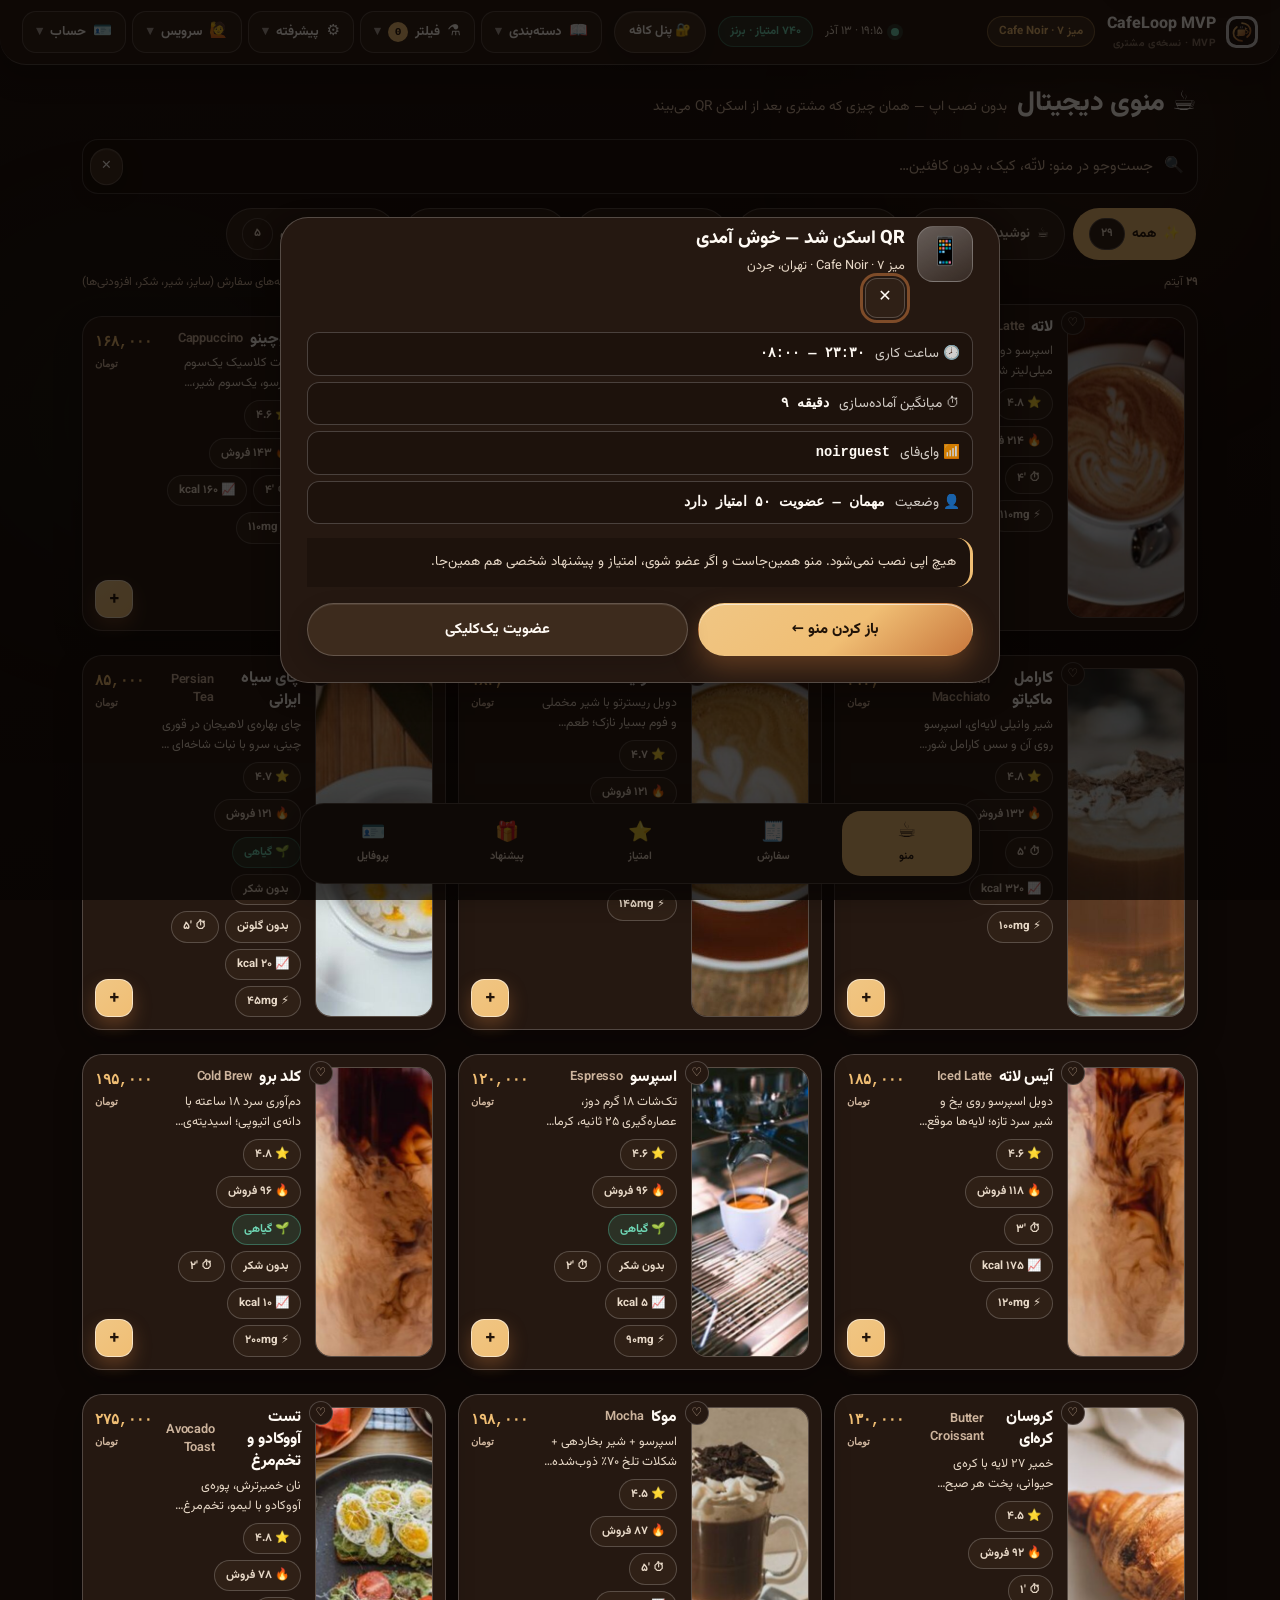
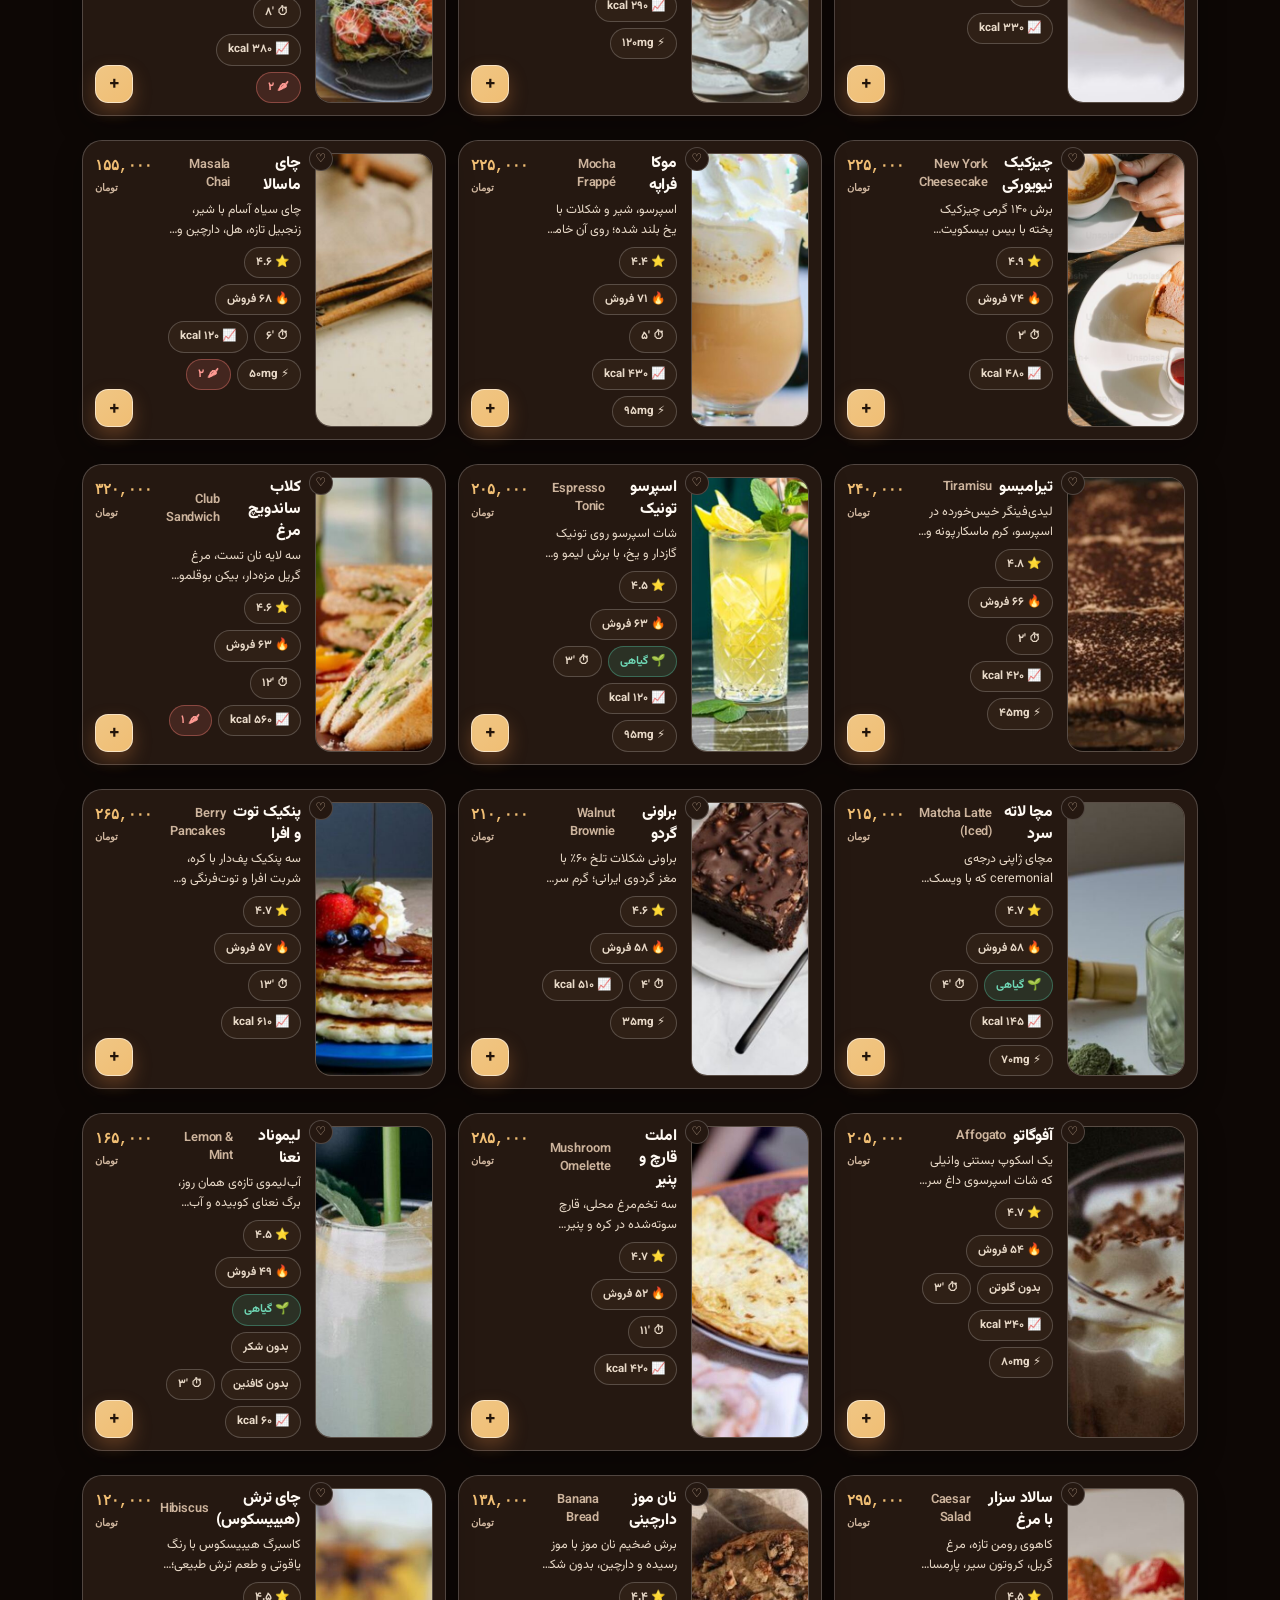
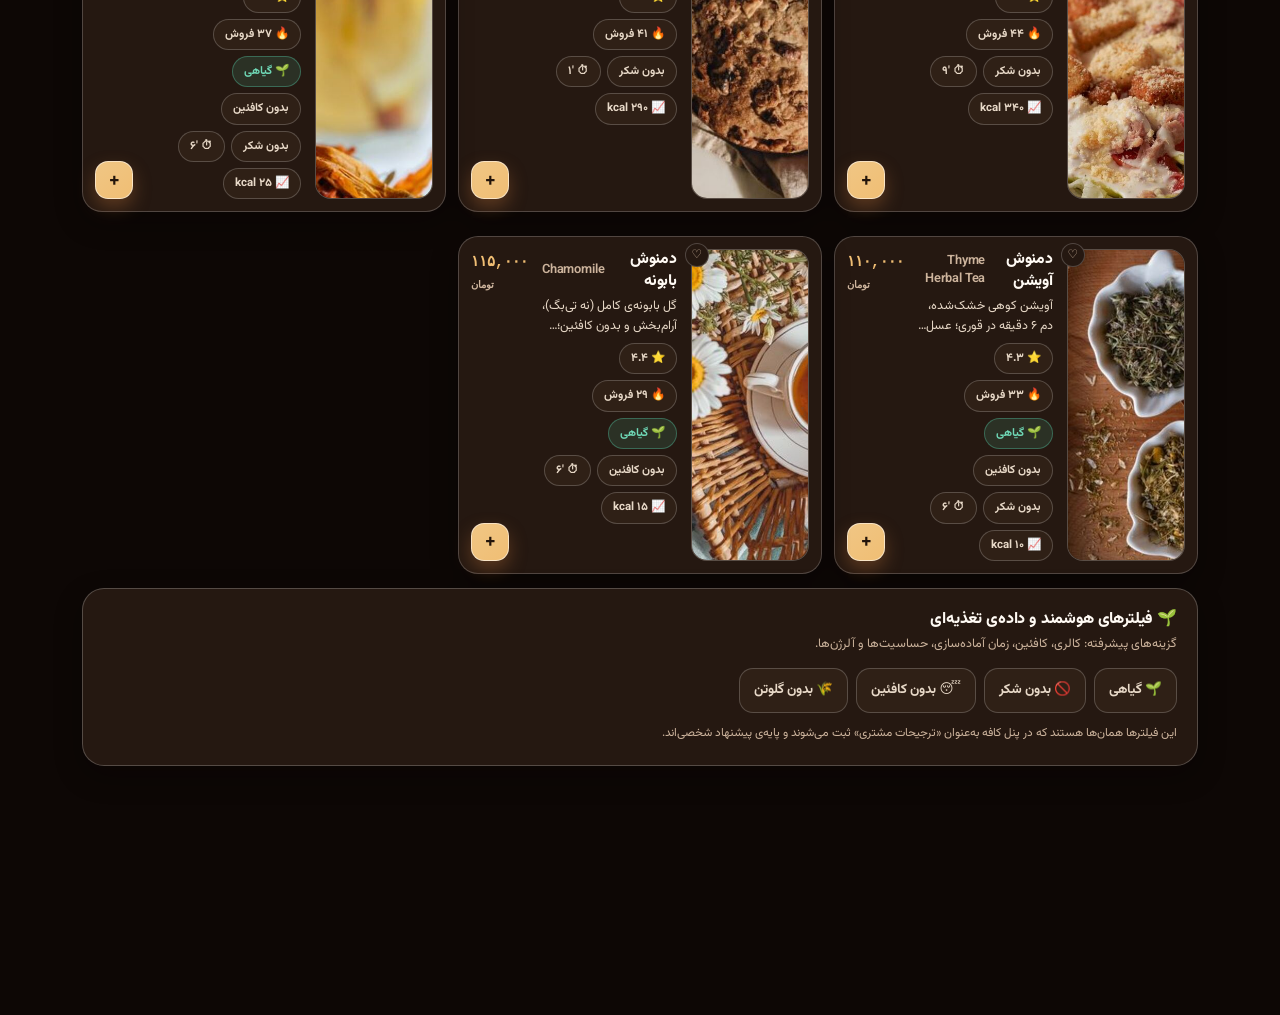
<file: mvp.html>
<!DOCTYPE html>
<html lang="fa" dir="rtl" data-theme="dark">
<head>
<meta charset="utf-8">
<meta name="viewport" content="width=device-width, initial-scale=1, viewport-fit=cover">
<title>CafeLoop MVP — اپلیکیشن مشتری (منو، سفارش، امتیاز، پیشنهاد شخصی)</title>
<meta name="description" content="نسخه‌ی قابل استفاده‌ی MVP کافه‌لوپ از نگاه مشتری: منوی دیجیتال، ثبت و پیگیری سفارش، سرویس میز، وفاداری و امتیاز، پیشنهاد شخصی Smart Return، پروفایل رفتاری و گزینه‌های پیشرفته با منوی عکسی و خوانا.">
<meta name="theme-color" content="#150d0a">
<link rel="icon" href="assets/img/logo.svg" type="image/svg+xml">
<link rel="manifest" href="site.webmanifest">
<meta name="mobile-web-app-capable" content="yes">
<meta name="apple-mobile-web-app-capable" content="yes">
<meta name="apple-mobile-web-app-status-bar-style" content="black-translucent">
<link rel="apple-touch-icon" href="assets/img/logo.svg">
<link rel="preload" href="assets/fonts/Vazirmatn-Variable.woff2" as="font" type="font/woff2" crossorigin>
<link rel="canonical" href="https://cafeloop.ir/mvp.html">
<meta property="og:type" content="website">
<meta property="og:site_name" content="CafeLoop">
<meta property="og:title" content="اپ زنده‌ی مشتری — CafeLoop">
<meta property="og:description" content="منو، سفارش، امتیاز و پیشنهاد شخصی — همان چیزی که مشتری بعد از اسکن QR می‌بیند.">
<meta property="og:url" content="https://cafeloop.ir/mvp.html">
<meta property="og:image" content="https://cafeloop.ir/assets/img/og.svg">
<meta property="og:locale" content="fa_IR">
<link rel="stylesheet" href="assets/css/style.css">
<link rel="stylesheet" href="assets/css/glass.css">
<link rel="stylesheet" href="assets/css/mobile.css">
</head>
<body class="mvp">

<a class="skip-link" href="#mvpMain">پرش به محتوای اصلی</a>

<!-- پس‌زمینه‌ی ثابت و کم‌رنگ (بدون شیشه) -->
<div class="mvp-bg" aria-hidden="true"><i></i><i></i><i></i></div>

<div class="mvp-shell">

  <!-- ================= TOP BAR + GLASS MENUS ================= -->
  <header class="mvp-bar glass glass--sheen" id="mvpBar">
    <a class="mvp-bar__brand" href="index.html" aria-label="بازگشت به سایت CafeLoop">
      <img src="assets/img/logo.svg" alt="">
      <span>CafeLoop MVP<small>MVP · نسخه‌ی مشتری</small></span>
    </a>
    <span class="gpill gpill--gold" id="tablePill">میز ۷ · Cafe Noir</span>

    <div class="mvp-bar__spacer"></div>

    <div class="mvp-bar__status" title="اتصال زنده به تبلت بار">
      <span class="mvp-bar__dot" aria-hidden="true"></span>
      <span id="liveClock">—</span>
    </div>
    <span class="gpill gpill--mint" id="barPoints">۷۹۰ امتیاز · برنز</span>
    <a class="gbtn gbtn--glass gbtn--sm" href="admin.html" title="ورود صاحب کافه به پنل مدیریت">🔐 پنل کافه</a>

    <!-- منوهای بازشونده با JS ساخته می‌شوند: دسته‌بندی، فیلتر، پیشرفته، سرویس، حساب -->
    <div class="row" id="glassMenus" style="gap:6px"></div>
    <!-- پنل‌های بازشو بیرون از ردیفِ اسکرول‌شونده‌اند تا بریده نشوند -->
    <div class="mvp-bar__panels" id="menuPanels"></div>
  </header>

  <!-- ================= MAIN ================= -->
  <main class="mvp-main" id="mvpMain">

    <!-- ۱. منوی دیجیتال -->
    <section class="mvp-view" data-view="menu" aria-label="منوی دیجیتال">
      <div class="mvp-title">
        <h2>☕ منوی دیجیتال</h2>
        <p>بدون نصب اپ — همان چیزی که مشتری بعد از اسکن QR می‌بیند</p>
      </div>

      <div class="gsearch" style="margin-bottom:10px">
        <span class="gsearch__icon" aria-hidden="true">🔍</span>
        <input class="ginput" id="searchField" type="search" placeholder="جست‌وجو در منو: لاتّه، کیک، بدون کافئین…" aria-label="جست‌وجو در منو" autocomplete="off">
        <button class="gbtn gbtn--glass gbtn--sm" id="searchClear" type="button" style="position:absolute;inset-inline-end:8px;top:50%;transform:translateY(-50%);padding:6px 10px" aria-label="پاک کردن جست‌وجو">✕</button>
      </div>

      <div class="gchips" id="catChips" role="tablist" aria-label="دسته‌بندی منو"></div>
      <div class="grow-flex grow-flex--between" style="margin-bottom:10px">
        <span class="gtiny gfaint" id="menuCount"></span>
        <span class="gtiny gfaint">کلیک روی هر آیتم = گزینه‌های سفارش (سایز، شیر، شکر، افزودنی‌ها)</span>
      </div>

      <div class="gitems" id="menuList"></div>

      <div class="gcard glass" data-adv style="margin-top:14px">
        <div class="gcard__head"><div><h3>🌱 فیلترهای هوشمند و داده‌ی تغذیه‌ای</h3><p>گزینه‌های پیشرفته: کالری، کافئین، زمان آماده‌سازی، حساسیت‌ها و آلرژن‌ها.</p></div></div>
        <div class="opt-grid" id="quickDiet">
          <button class="opt" type="button" data-diet="vegan">🌱 گیاهی</button>
          <button class="opt" type="button" data-diet="sugarfree">🚫 بدون شکر</button>
          <button class="opt" type="button" data-diet="decaf">😴 بدون کافئین</button>
          <button class="opt" type="button" data-diet="glutenfree">🌾 بدون گلوتن</button>
        </div>
        <p class="gtiny gfaint" style="margin-top:10px">این فیلترها همان‌ها هستند که در پنل کافه به‌عنوان «ترجیحات مشتری» ثبت می‌شوند و پایه‌ی پیشنهاد شخصی‌اند.</p>
      </div>
    </section>

    <!-- ۲. سفارش‌ها -->
    <section class="mvp-view" data-view="orders" aria-label="سفارش‌ها">
      <div class="mvp-title">
        <h2>🧾 سفارش من</h2>
        <p>پیگیری زنده، سرویس میز، امتیاز به سفارش و سفارش مجدد</p>
      </div>
      <div id="ordersWrap"></div>
    </section>

    <!-- ۳. وفاداری -->
    <section class="mvp-view" data-view="loyalty" aria-label="وفاداری">
      <div class="mvp-title">
        <h2>⭐ امتیاز و پاداش</h2>
        <p>دلیل روشن برای مراجعه‌ی بعدی — با تراز، سطوح و دفتر امتیاز</p>
      </div>
      <div id="loyaltyWrap"></div>
    </section>

    <!-- ۴. پیشنهاد شخصی -->
    <section class="mvp-view" data-view="offers" aria-label="پیشنهادها">
      <div class="mvp-title">
        <h2>🎁 پیشنهاد شخصی</h2>
        <p>Smart Return: چه چیزی، چرا و در چه ساعتی به تو پیشنهاد می‌دهیم</p>
      </div>
      <div id="offersWrap"></div>
    </section>

    <!-- ۵. پروفایل -->
    <section class="mvp-view" data-view="profile" aria-label="پروفایل">
      <div class="mvp-title">
        <h2>🪪 پروفایل و داده‌ی من</h2>
        <p>Customer Passport، QR میز، حریم خصوصی و گزینه‌های پیشرفته</p>
      </div>
      <div id="profileWrap"></div>
    </section>
  </main>

  <!-- ================= CART BAR ================= -->
  <section class="gcartbar glass glass--sheen" id="cartBar" aria-label="سبد سفارش">
    <span style="font-size:1.4rem" aria-hidden="true">🧺</span>
    <div class="gcartbar__sum" id="cartBarText"></div>
    <button class="gbtn gbtn--glass gbtn--sm" type="button" data-clearcart="1" aria-label="خالی کردن سبد" title="خالی کردن سبد">✕</button>
    <button class="gbtn" type="button" data-opencart="1">سبد و ثبت سفارش ←</button>
  </section>

  <!-- ================= ناوبری پایین ================= -->
  <nav class="gdock glass glass--sheen" id="gdock" aria-label="بخش‌های اپلیکیشن">
    <button class="gdock__btn is-active" type="button" data-view="menu">
      <i>☕</i>منو<span class="gdock__badge is-zero" id="badgeCart">0</span>
    </button>
    <button class="gdock__btn" type="button" data-view="orders">
      <i>🧾</i>سفارش<span class="gdock__badge is-zero" id="badgeOrder">●</span>
    </button>
    <button class="gdock__btn" type="button" data-view="loyalty">
      <i>⭐</i>امتیاز
    </button>
    <button class="gdock__btn" type="button" data-view="offers">
      <i>🎁</i>پیشنهاد<span class="gdock__badge is-zero" id="badgeOffer">0</span>
    </button>
    <button class="gdock__btn" type="button" data-view="profile">
      <i>🪪</i>پروفایل
    </button>
  </nav>

  <!-- ================= SHEET / DIALOG ================= -->
  <div class="goverlay" id="overlay" role="dialog" aria-modal="true" aria-label="جزئیات">
    <div class="gsheet glass glass--strong glass--sheen" id="sheet"></div>
  </div>
</div>

<div class="toast" role="status" aria-live="polite"></div>

<script src="assets/js/main.js"></script>
<script src="assets/js/mvp-data.js"></script>
<script src="assets/js/mvp.js"></script>
</body>
</html>
</file>
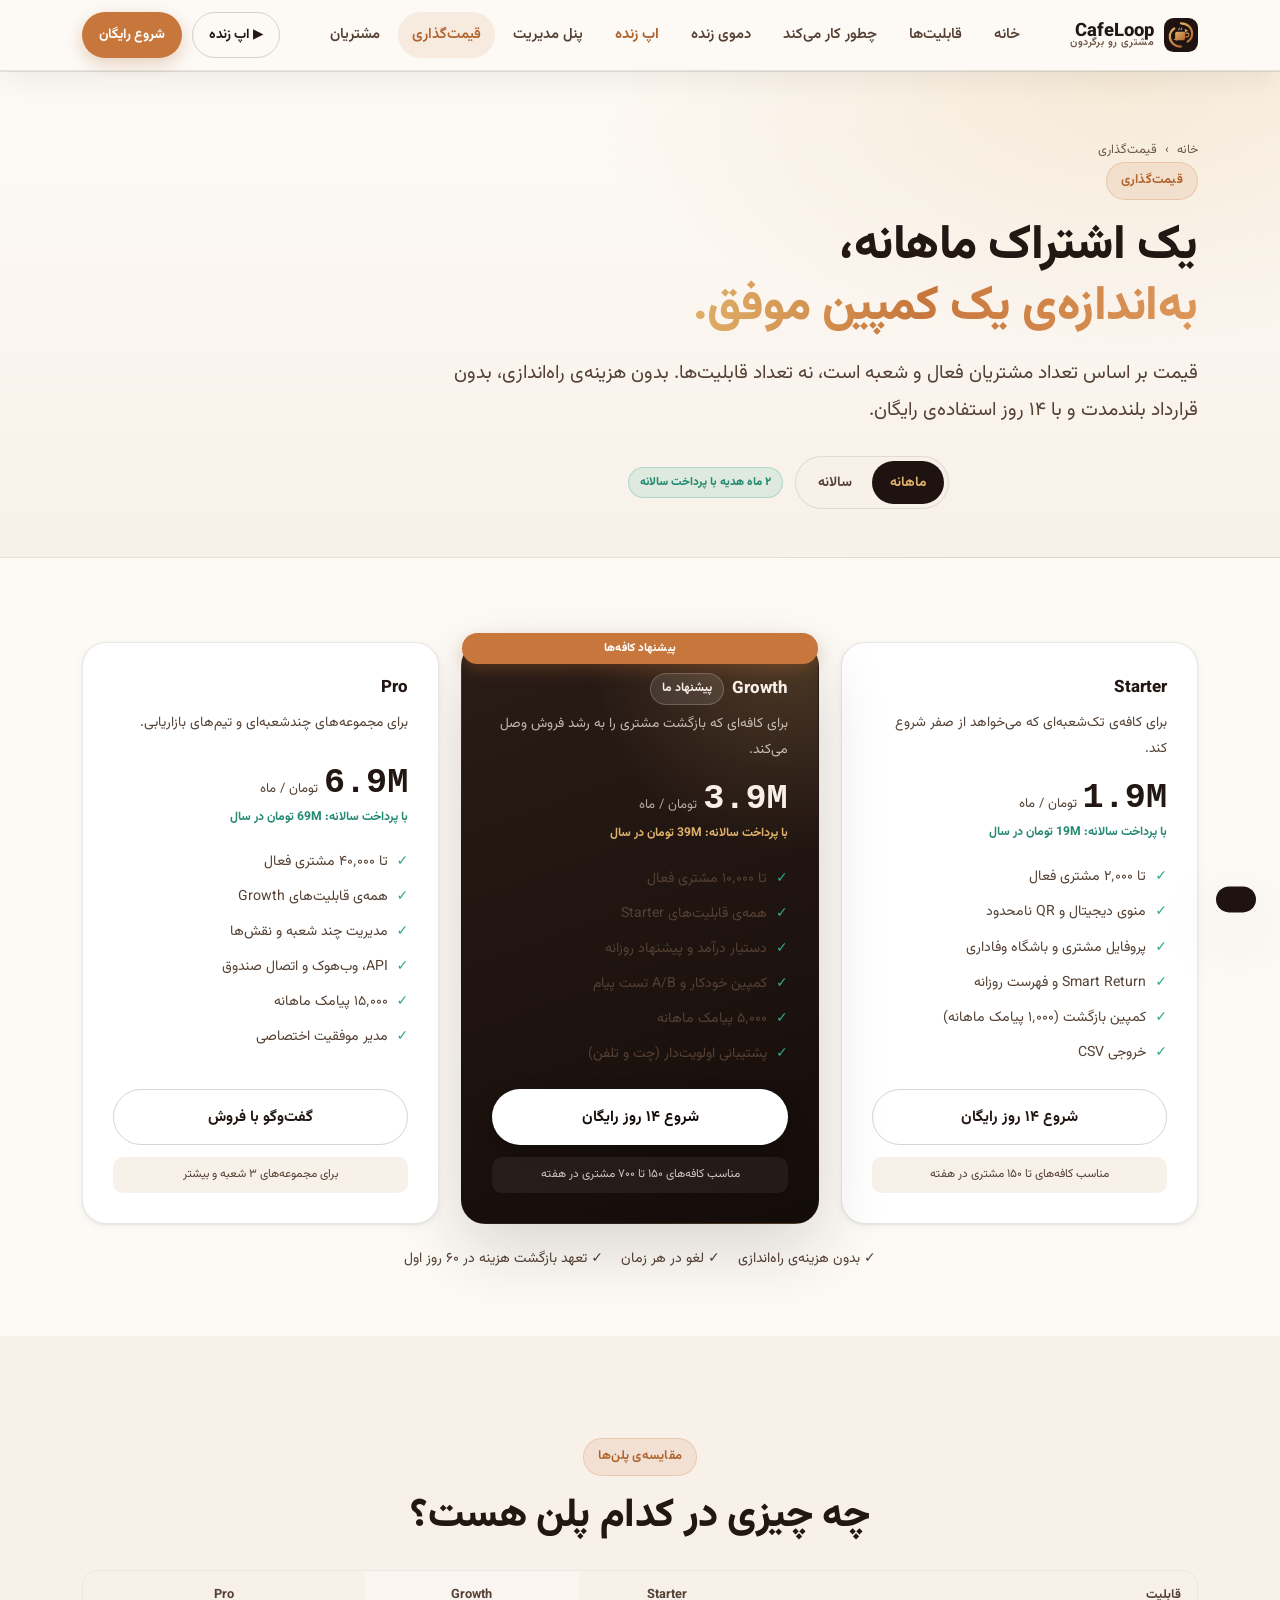
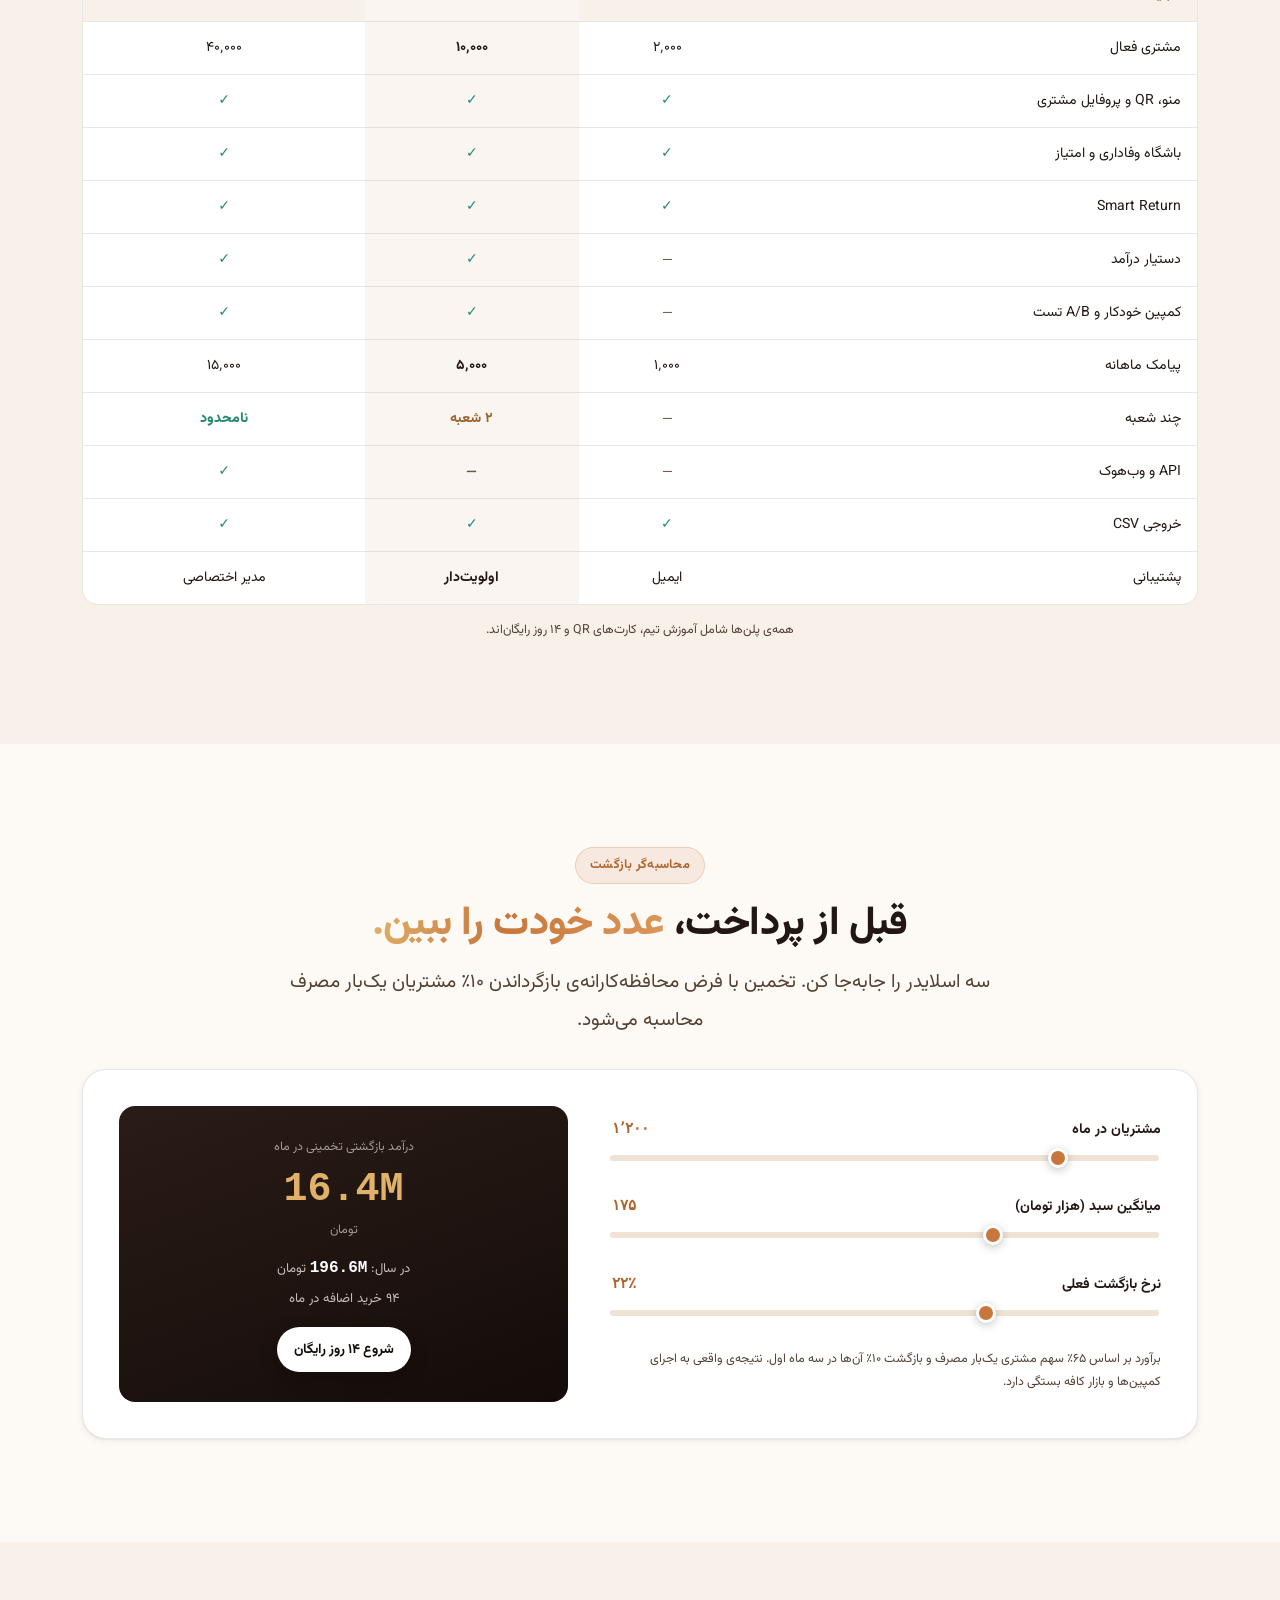
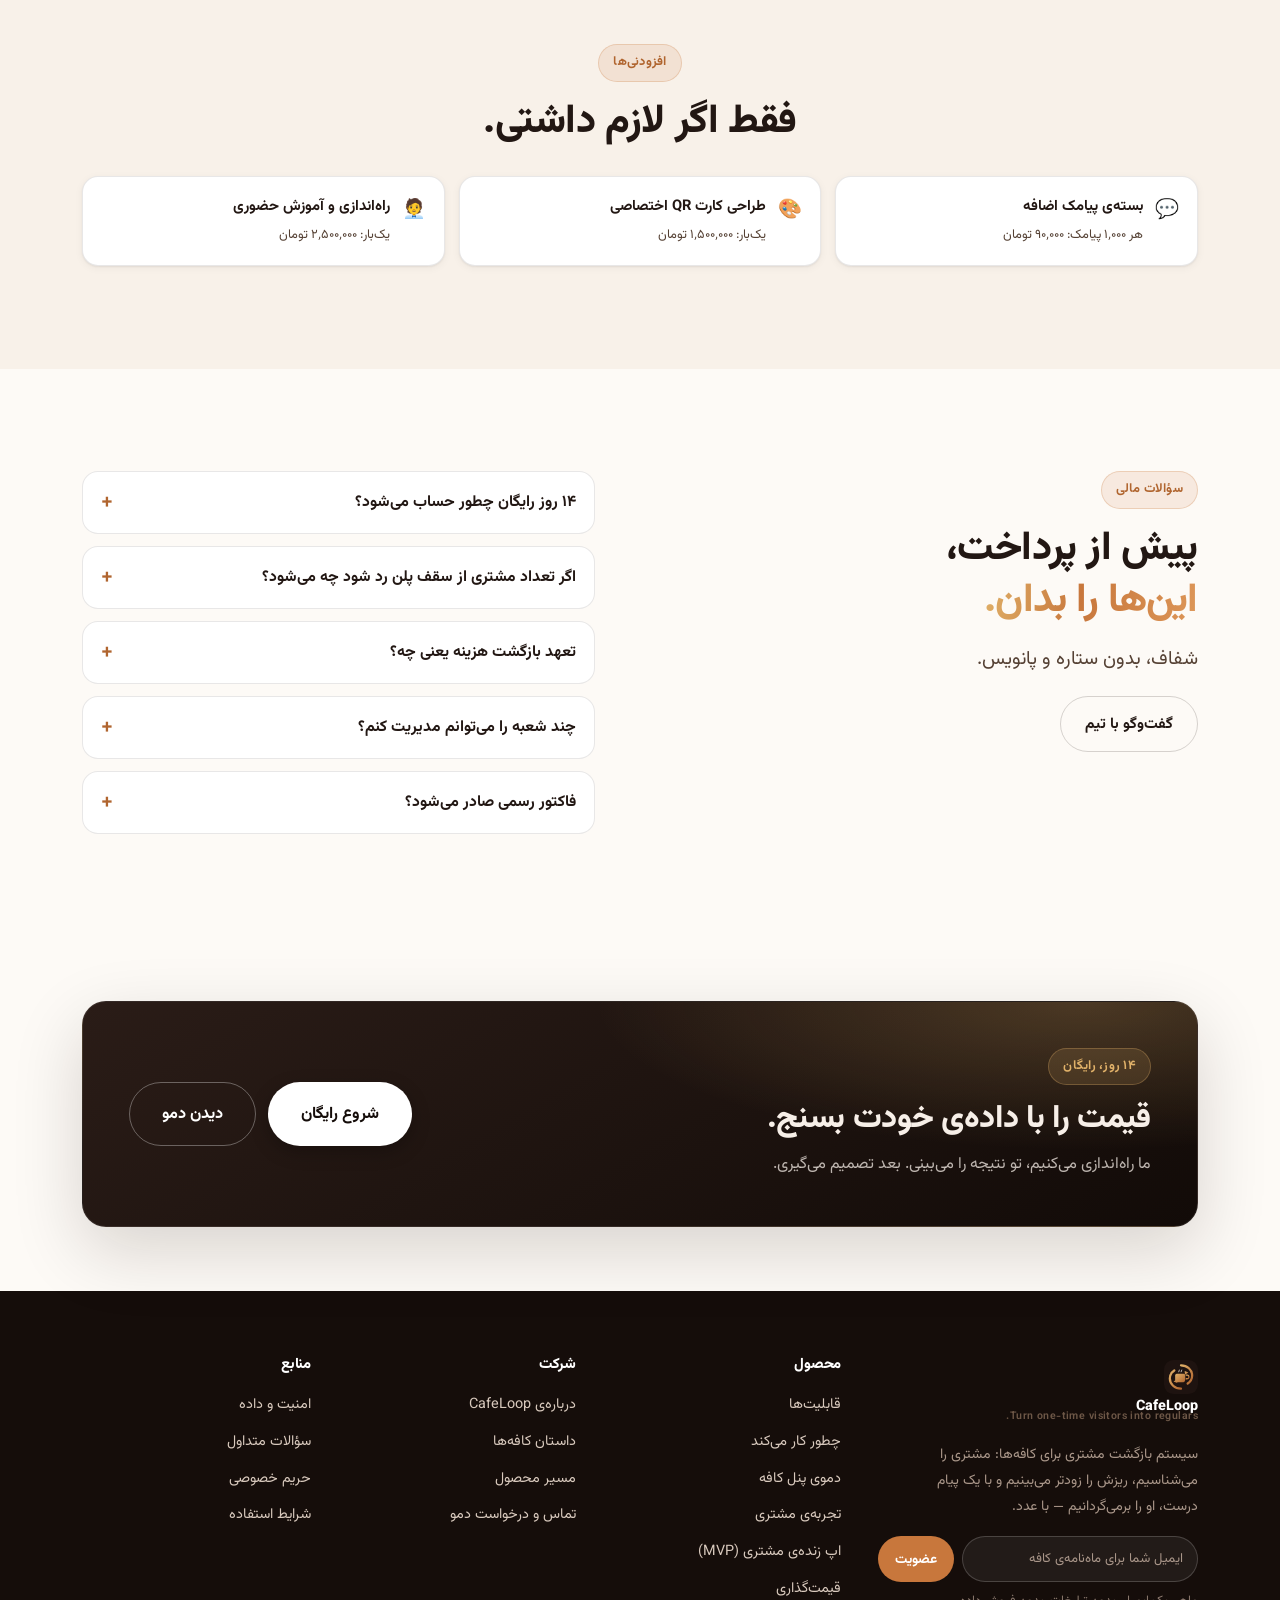
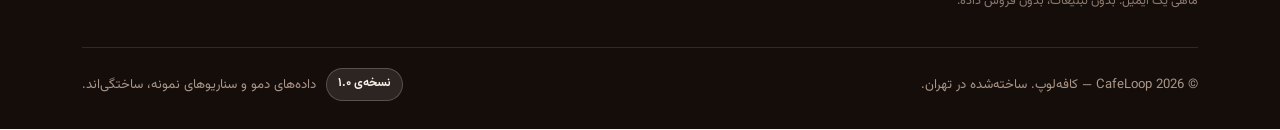
<file: pricing.html>
<!DOCTYPE html>
<html lang="fa" dir="rtl">
<head>
<meta charset="utf-8">
<meta name="viewport" content="width=device-width, initial-scale=1, viewport-fit=cover">
<title>قیمت‌گذاری — پلن‌های Starter، Growth و Pro | CafeLoop</title>
<meta name="description" content="پلن‌های شفاف CafeLoop برای کافه‌ها، محاسبه‌گر درآمد بازگشتی و ۱۴ روز استفاده‌ی رایگان. بدون هزینه‌ی راه‌اندازی و بدون قرارداد بلندمدت.">
<meta name="theme-color" content="#150d0a">
<link rel="canonical" href="https://cafeloop.ir/pricing.html">
<meta property="og:type" content="website">
<meta property="og:site_name" content="CafeLoop">
<meta property="og:title" content="قیمت‌گذاری — پلن‌های Starter، Growth و Pro | CafeLoop">
<meta property="og:description" content="پلن‌های شفاف CafeLoop برای کافه‌ها، محاسبه‌گر درآمد بازگشتی و ۱۴ روز استفاده‌ی رایگان. بدون هزینه‌ی راه‌اندازی و بدون قرارداد بلندمدت.">
<meta property="og:url" content="https://cafeloop.ir/pricing.html">
<meta property="og:image" content="https://cafeloop.ir/assets/img/og.svg">
<meta property="og:locale" content="fa_IR">
<meta name="twitter:card" content="summary_large_image">
<link rel="icon" href="assets/img/logo.svg" type="image/svg+xml">
<link rel="apple-touch-icon" href="assets/img/logo.svg">
<link rel="manifest" href="site.webmanifest">
<link rel="preload" href="assets/fonts/Vazirmatn-Variable.woff2" as="font" type="font/woff2" crossorigin>
<link rel="stylesheet" href="assets/css/style.css">
<link rel="stylesheet" href="assets/css/mobile.css">
<script type="application/ld+json">
{
  "@context": "https://schema.org",
  "@type": "Product",
  "name": "CafeLoop",
  "description": "سیستم بازگشت مشتری برای کافه‌ها: پروفایل مشتری، وفاداری، Smart Return و کمپین بازگشت.",
  "brand": { "@type": "Brand", "name": "CafeLoop" },
  "offers": [
    { "@type": "Offer", "name": "Starter", "price": "1900000", "priceCurrency": "IRR", "availability": "https://schema.org/InStock" },
    { "@type": "Offer", "name": "Growth", "price": "3900000", "priceCurrency": "IRR", "availability": "https://schema.org/InStock" },
    { "@type": "Offer", "name": "Pro", "price": "6900000", "priceCurrency": "IRR", "availability": "https://schema.org/InStock" }
  ]
}
</script>
<script type="application/ld+json">
{
  "@context": "https://schema.org",
  "@type": "BreadcrumbList",
  "itemListElement": [
    { "@type": "ListItem", "position": 1, "name": "خانه", "item": "https://cafeloop.ir/" },
    { "@type": "ListItem", "position": 2, "name": "قیمت‌گذاری", "item": "https://cafeloop.ir/pricing.html" }
  ]
}
</script>
</head>
<body class="">
<a class="skip-link" href="#main">رفتن به محتوای اصلی</a>
<div class="scroll-progress" aria-hidden="true"><span data-progress></span></div>

<header class="site-header">
  <div class="container nav">
    <a class="brand" href="index.html" aria-label="CafeLoop — صفحه‌ی اصلی">
      <img class="brand__mark" src="assets/img/logo.svg" alt="" width="36" height="36">
      <span class="brand__text">CafeLoop<span class="brand__sub">مشتری رو برگردون</span></span>
    </a>
    <nav class="nav__links" id="navLinks" aria-label="منوی اصلی">
      <a href="index.html">خانه</a>
      <a href="features.html">قابلیت‌ها</a>
      <a href="how-it-works.html">چطور کار می‌کند</a>
      <a href="demo.html">دموی زنده</a>
      <a href="mvp.html">اپ زنده</a>
      <a href="admin.html">پنل مدیریت</a>
      <a href="pricing.html" aria-current="page">قیمت‌گذاری</a>
      <a href="customers.html">مشتریان</a>
    </nav>
    <div class="nav__actions">
      <a class="btn btn--sm btn--ghost btn--nav-app" href="mvp.html">▶ اپ زنده</a>
      <a class="btn btn--sm btn--nav-cta" href="contact.html">شروع رایگان</a>
      <button class="nav__toggle" type="button" aria-label="منو" aria-expanded="false" aria-controls="navLinks"><span></span></button>
    </div>
  </div>
</header>

<main id="main">
  <section class="page-hero">
    <div class="container">
      <div class="page-hero__inner">
        <nav class="breadcrumb" aria-label="مسیر"><a href="index.html">خانه</a><span aria-hidden="true">›</span><span>قیمت‌گذاری</span></nav>
        <span class="eyebrow">قیمت‌گذاری</span>
        <h1 class="h1">یک اشتراک ماهانه،<br><span class="grad">به‌اندازه‌ی یک کمپین موفق.</span></h1>
        <p class="lead">
          قیمت بر اساس تعداد مشتریان فعال و شعبه است، نه تعداد قابلیت‌ها. بدون هزینه‌ی راه‌اندازی،
          بدون قرارداد بلندمدت و با ۱۴ روز استفاده‌ی رایگان.
        </p>

        <div class="billing-switch">
          <div class="segmented" role="group" aria-label="دوره‌ی پرداخت">
            <button type="button" class="is-active" data-billing="monthly">ماهانه</button>
            <button type="button" data-billing="annual">سالانه</button>
          </div>
          <span class="save-badge" data-save-badge>۲ ماه هدیه با پرداخت سالانه</span>
        </div>
      </div>
    </div>
  </section>

  <!-- PLANS -->
  <section class="section section--tight">
    <div class="container">
      <div class="plan-grid">
        <div class="plan reveal">
          <div class="plan__name">Starter</div>
          <p class="plan__desc">برای کافه‌ی تک‌شعبه‌ای که می‌خواهد از صفر شروع کند.</p>
          <div class="plan__price">
            <b data-price data-monthly="1.9M" data-annual="1.58M">1.9M</b>
            <span>تومان / ماه</span>
          </div>
          <div class="plan__yearly" data-price-note>با پرداخت سالانه: ۱۹M تومان در سال</div>
          <ul>
            <li>تا ۲٬۰۰۰ مشتری فعال</li>
            <li>منوی دیجیتال و QR نامحدود</li>
            <li>پروفایل مشتری و باشگاه وفاداری</li>
            <li>Smart Return و فهرست روزانه</li>
            <li>کمپین بازگشت (۱٬۰۰۰ پیامک ماهانه)</li>
            <li>خروجی CSV</li>
          </ul>
          <a class="btn btn--ghost btn--block" href="contact.html?plan=starter">شروع ۱۴ روز رایگان</a>
          <p class="plan__note">مناسب کافه‌های تا ۱۵۰ مشتری در هفته</p>
        </div>

        <div class="plan plan--featured reveal" data-delay="80">
          <span class="plan__flag">پیشنهاد کافه‌ها</span>
          <div class="plan__name">Growth <span class="pill pill--ghost-light tiny">پیشنهاد ما</span></div>
          <p class="plan__desc">برای کافه‌ای که بازگشت مشتری را به رشد فروش وصل می‌کند.</p>
          <div class="plan__price">
            <b data-price data-monthly="3.9M" data-annual="3.25M">3.9M</b>
            <span>تومان / ماه</span>
          </div>
          <div class="plan__yearly" data-price-note>با پرداخت سالانه: ۳۹M تومان در سال</div>
          <ul>
            <li>تا ۱۰٬۰۰۰ مشتری فعال</li>
            <li>همه‌ی قابلیت‌های Starter</li>
            <li>دستیار درآمد و پیشنهاد روزانه</li>
            <li>کمپین خودکار و A/B تست پیام</li>
            <li>۵٬۰۰۰ پیامک ماهانه</li>
            <li>پشتیبانی اولویت‌دار (چت و تلفن)</li>
          </ul>
          <a class="btn btn--light btn--block" href="contact.html?plan=growth">شروع ۱۴ روز رایگان</a>
          <p class="plan__note">مناسب کافه‌های ۱۵۰ تا ۷۰۰ مشتری در هفته</p>
        </div>

        <div class="plan reveal" data-delay="160">
          <div class="plan__name">Pro</div>
          <p class="plan__desc">برای مجموعه‌های چندشعبه‌ای و تیم‌های بازاریابی.</p>
          <div class="plan__price">
            <b data-price data-monthly="6.9M" data-annual="5.75M">6.9M</b>
            <span>تومان / ماه</span>
          </div>
          <div class="plan__yearly" data-price-note>با پرداخت سالانه: ۶۹M تومان در سال</div>
          <ul>
            <li>تا ۴۰٬۰۰۰ مشتری فعال</li>
            <li>همه‌ی قابلیت‌های Growth</li>
            <li>مدیریت چند شعبه و نقش‌ها</li>
            <li>API، وب‌هوک و اتصال صندوق</li>
            <li>۱۵٬۰۰۰ پیامک ماهانه</li>
            <li>مدیر موفقیت اختصاصی</li>
          </ul>
          <a class="btn btn--ghost btn--block" href="contact.html?plan=pro">گفت‌وگو با فروش</a>
          <p class="plan__note">برای مجموعه‌های ۳ شعبه و بیشتر</p>
        </div>
      </div>

      <div class="row center" style="justify-content:center;margin-top:22px;gap:18px">
        <span class="small muted">✓ بدون هزینه‌ی راه‌اندازی</span>
        <span class="small muted">✓ لغو در هر زمان</span>
        <span class="small muted">✓ تعهد بازگشت هزینه در ۶۰ روز اول</span>
      </div>
    </div>
  </section>

  <!-- COMPARE -->
  <section class="section section--soft">
    <div class="container">
      <div class="section-head section-head--center reveal">
        <span class="eyebrow">مقایسه‌ی پلن‌ها</span>
        <h2 class="h2">چه چیزی در کدام پلن هست؟</h2>
      </div>
      <div class="compare-wrap reveal" style="margin-top:28px">
        <table class="compare">
          <thead>
            <tr><th>قابلیت</th><th>Starter</th><th class="col-us">Growth</th><th>Pro</th></tr>
          </thead>
          <tbody>
            <tr><td>مشتری فعال</td><td>۲٬۰۰۰</td><td class="col-us">۱۰٬۰۰۰</td><td>۴۰٬۰۰۰</td></tr>
            <tr><td>منو، QR و پروفایل مشتری</td><td class="yes">✓</td><td class="col-us yes">✓</td><td class="yes">✓</td></tr>
            <tr><td>باشگاه وفاداری و امتیاز</td><td class="yes">✓</td><td class="col-us yes">✓</td><td class="yes">✓</td></tr>
            <tr><td>Smart Return</td><td class="yes">✓</td><td class="col-us yes">✓</td><td class="yes">✓</td></tr>
            <tr><td>دستیار درآمد</td><td class="no">—</td><td class="col-us yes">✓</td><td class="yes">✓</td></tr>
            <tr><td>کمپین خودکار و A/B تست</td><td class="no">—</td><td class="col-us yes">✓</td><td class="yes">✓</td></tr>
            <tr><td>پیامک ماهانه</td><td>۱٬۰۰۰</td><td class="col-us">۵٬۰۰۰</td><td>۱۵٬۰۰۰</td></tr>
            <tr><td>چند شعبه</td><td class="no">—</td><td class="col-us partial">۲ شعبه</td><td class="yes">نامحدود</td></tr>
            <tr><td>API و وب‌هوک</td><td class="no">—</td><td class="col-us no">—</td><td class="yes">✓</td></tr>
            <tr><td>خروجی CSV</td><td class="yes">✓</td><td class="col-us yes">✓</td><td class="yes">✓</td></tr>
            <tr><td>پشتیبانی</td><td>ایمیل</td><td class="col-us">اولویت‌دار</td><td>مدیر اختصاصی</td></tr>
          </tbody>
        </table>
      </div>
      <p class="center tiny muted" style="margin-top:14px">همه‌ی پلن‌ها شامل آموزش تیم، کارت‌های QR و ۱۴ روز رایگان‌اند.</p>
    </div>
  </section>

  <!-- ROI -->
  <section class="section" id="roi">
    <div class="container">
      <div class="section-head section-head--center reveal">
        <span class="eyebrow">محاسبه‌گر بازگشت</span>
        <h2 class="h2">قبل از پرداخت، <span class="grad">عدد خودت را ببین.</span></h2>
        <p class="lead">سه اسلایدر را جابه‌جا کن. تخمین با فرض محافظه‌کارانه‌ی بازگرداندن ۱۰٪ مشتریان یک‌بار مصرف محاسبه می‌شود.</p>
      </div>

      <div class="calc reveal" style="margin-top:30px">
        <div class="calc__fields">
          <div class="calc__field">
            <div class="calc__row">
              <label for="calcCustomers">مشتریان در ماه</label>
              <output id="calcCustomersOut" for="calcCustomers">۱٬۲۰۰</output>
            </div>
            <input id="calcCustomers" type="range" min="200" max="6000" step="100" value="1200">
          </div>
          <div class="calc__field">
            <div class="calc__row">
              <label for="calcTicket">میانگین سبد (هزار تومان)</label>
              <output id="calcTicketOut" for="calcTicket">۱۷۵</output>
            </div>
            <input id="calcTicket" type="range" min="60" max="450" step="5" value="175">
          </div>
          <div class="calc__field">
            <div class="calc__row">
              <label for="calcRepeat">نرخ بازگشت فعلی</label>
              <output id="calcRepeatOut" for="calcRepeat">۲۲٪</output>
            </div>
            <input id="calcRepeat" type="range" min="5" max="60" step="1" value="22">
          </div>
          <p class="tiny muted">
            برآورد بر اساس ۶۵٪ سهم مشتری یک‌بار مصرف و بازگشت ۱۰٪ آن‌ها در سه ماه اول.
            نتیجه‌ی واقعی به اجرای کمپین‌ها و بازار کافه بستگی دارد.
          </p>
        </div>

        <div class="calc__result" aria-live="polite">
          <div class="tiny">درآمد بازگشتی تخمینی در ماه</div>
          <b id="calcMonthly">۱۶.۴M</b>
          <div class="tiny" style="margin-top:4px">تومان</div>
          <div class="calc__annual">در سال: <b id="calcAnnual">۱۹۷M</b> تومان</div>
          <div class="calc__annual" style="margin-top:6px"><span id="calcVisits">۹۳</span> خرید اضافه در ماه</div>
          <a class="btn btn--light btn--sm" href="contact.html" style="margin-top:16px">شروع ۱۴ روز رایگان</a>
        </div>
      </div>
    </div>
  </section>

  <!-- ADD-ONS -->
  <section class="section section--soft">
    <div class="container">
      <div class="section-head section-head--center reveal">
        <span class="eyebrow">افزودنی‌ها</span>
        <h2 class="h2">فقط اگر لازم داشتی.</h2>
      </div>
      <div class="addon-grid reveal" style="margin-top:28px">
        <div class="addon"><i>💬</i><div><b>بسته‌ی پیامک اضافه</b><span>هر ۱٬۰۰۰ پیامک: ۹۰٬۰۰۰ تومان</span></div></div>
        <div class="addon"><i>🎨</i><div><b>طراحی کارت QR اختصاصی</b><span>یک‌بار: ۱٬۵۰۰٬۰۰۰ تومان</span></div></div>
        <div class="addon"><i>🧑‍💼</i><div><b>راه‌اندازی و آموزش حضوری</b><span>یک‌بار: ۲٬۵۰۰٬۰۰۰ تومان</span></div></div>
      </div>
    </div>
  </section>

  <!-- FAQ -->
  <section class="section">
    <div class="container split" style="align-items:start">
      <div class="reveal">
        <span class="eyebrow">سؤالات مالی</span>
        <h2 class="h2" style="margin-top:14px">پیش از پرداخت،<br><span class="grad">این‌ها را بدان.</span></h2>
        <p class="lead" style="margin-top:14px">شفاف، بدون ستاره و پانویس.</p>
        <a class="btn btn--ghost" href="contact.html" style="margin-top:18px">گفت‌وگو با تیم</a>
      </div>
      <div class="faq reveal" data-delay="90">
        <div class="faq__item">
          <button class="faq__q" type="button" aria-expanded="false">۱۴ روز رایگان چطور حساب می‌شود؟</button>
          <div class="faq__a"><p>از روز راه‌اندازی. در این دوره همه‌ی قابلیت‌های پلن انتخابی فعال است و کارت بانکی هم نمی‌خواهیم. اگر ادامه ندهی، حساب به حالت خواندنی می‌رود و داده‌ات ۳۰ روز باقی می‌ماند.</p></div>
        </div>
        <div class="faq__item">
          <button class="faq__q" type="button" aria-expanded="false">اگر تعداد مشتری از سقف پلن رد شود چه می‌شود؟</button>
          <div class="faq__a"><p>هیچ‌چیز قطع نمی‌شود. تا پایان دوره‌ی پرداخت در همان پلن می‌مانی و در تمدید بعدی، پیشنهاد ارتقا می‌گیری. پیامک اضافه هم جدا قابل خرید است.</p></div>
        </div>
        <div class="faq__item">
          <button class="faq__q" type="button" aria-expanded="false">تعهد بازگشت هزینه یعنی چه؟</button>
          <div class="faq__a"><p>اگر در ۶۰ روز اول، هیچ بهبود قابل اندازه‌گیری در نرخ بازگشت ندیدی و تیم ما هم نتوانست برنامه را اصلاح کند، هزینه‌ی همان دوره برمی‌گردد. شرایط کامل در <a href="terms.html">شرایط استفاده</a> آمده است.</p></div>
        </div>
        <div class="faq__item">
          <button class="faq__q" type="button" aria-expanded="false">چند شعبه را می‌توانم مدیریت کنم؟</button>
          <div class="faq__a"><p>Starter یک شعبه، Growth تا دو شعبه و Pro نامحدود. هر شعبه داشبورد و فهرست ریزش مستقل دارد و گزارش کل مجموعه هم در دسترس است.</p></div>
        </div>
        <div class="faq__item">
          <button class="faq__q" type="button" aria-expanded="false">فاکتور رسمی صادر می‌شود؟</button>
          <div class="faq__a"><p>بله، فاکتور رسمی با مبلغ و دوره‌ی مشخص در پنل قابل دانلود است و برای مشتریان سالانه، قرارداد هم امضا می‌شود.</p></div>
        </div>
      </div>
    </div>
  </section>

  <section class="section section--tight">
    <div class="container">
      <div class="banner banner--final reveal">
        <div>
          <span class="eyebrow">۱۴ روز، رایگان</span>
          <h2 style="margin-top:12px">قیمت را با داده‌ی خودت بسنج.</h2>
          <p>ما راه‌اندازی می‌کنیم، تو نتیجه را می‌بینی. بعد تصمیم می‌گیری.</p>
        </div>
        <div class="row">
          <a class="btn btn--light btn--lg" href="contact.html">شروع رایگان</a>
          <a class="btn btn--outline-light btn--lg" href="demo.html">دیدن دمو</a>
        </div>
      </div>
    </div>
  </section>

</main>

<footer class="site-footer">
  <div class="container">
    <div class="site-footer__grid">
      <div class="site-footer__brand">
        <a class="brand" href="index.html" aria-label="CafeLoop">
          <img class="brand__mark" src="assets/img/logo.svg" alt="" width="36" height="36">
          <span class="brand__text">CafeLoop<span class="brand__sub">Turn one-time visitors into regulars.</span></span>
        </a>
        <p class="small">
          سیستم بازگشت مشتری برای کافه‌ها: مشتری را می‌شناسیم، ریزش را زودتر می‌بینیم
          و با یک پیام درست، او را برمی‌گردانیم — با عدد.
        </p>
        <form class="newsletter" data-newsletter>
          <label class="sr-only" for="nlEmail">ایمیل برای خبرنامه</label>
          <input id="nlEmail" type="email" name="email" placeholder="ایمیل شما برای ماه‌نامه‌ی کافه" required>
          <button class="btn btn--sm" type="submit">عضویت</button>
        </form>
        <p class="tiny faint">ماهی یک ایمیل. بدون تبلیغات، بدون فروش داده.</p>
      </div>

      <div>
        <h5>محصول</h5>
        <a href="features.html">قابلیت‌ها</a>
        <a href="how-it-works.html">چطور کار می‌کند</a>
        <a href="demo.html">دموی پنل کافه</a>
        <a href="customer.html">تجربه‌ی مشتری</a>
        <a href="mvp.html">اپ زنده‌ی مشتری (MVP)</a>
        <a href="pricing.html">قیمت‌گذاری</a>
      </div>

      <div>
        <h5>شرکت</h5>
        <a href="about.html">درباره‌ی CafeLoop</a>
        <a href="customers.html">داستان کافه‌ها</a>
        <a href="roadmap.html">مسیر محصول</a>
        <a href="contact.html">تماس و درخواست دمو</a>
      </div>

      <div>
        <h5>منابع</h5>
        <a href="about.html#security">امنیت و داده</a>
        <a href="index.html#faq">سؤالات متداول</a>
        <a href="privacy.html">حریم خصوصی</a>
        <a href="terms.html">شرایط استفاده</a>
      </div>
    </div>

    <div class="site-footer__bottom">
      <span>© <span data-year>2026</span> CafeLoop — کافه‌لوپ. ساخته‌شده در تهران.</span>
      <span class="site-footer__legal">
        <span class="pill pill--ghost-light tiny">نسخه‌ی ۱.۰</span>
        <span>داده‌های دمو و سناریوهای نمونه، ساختگی‌اند.</span>
      </span>
    </div>
  </div>
</footer>

<button class="to-top" type="button" aria-label="بازگشت به بالای صفحه" data-to-top>↑</button>
<div class="toast" role="status" aria-live="polite"></div>

<script src="assets/js/main.js"></script>
<script src="assets/js/pricing.js"></script>
</body>
</html>
</file>
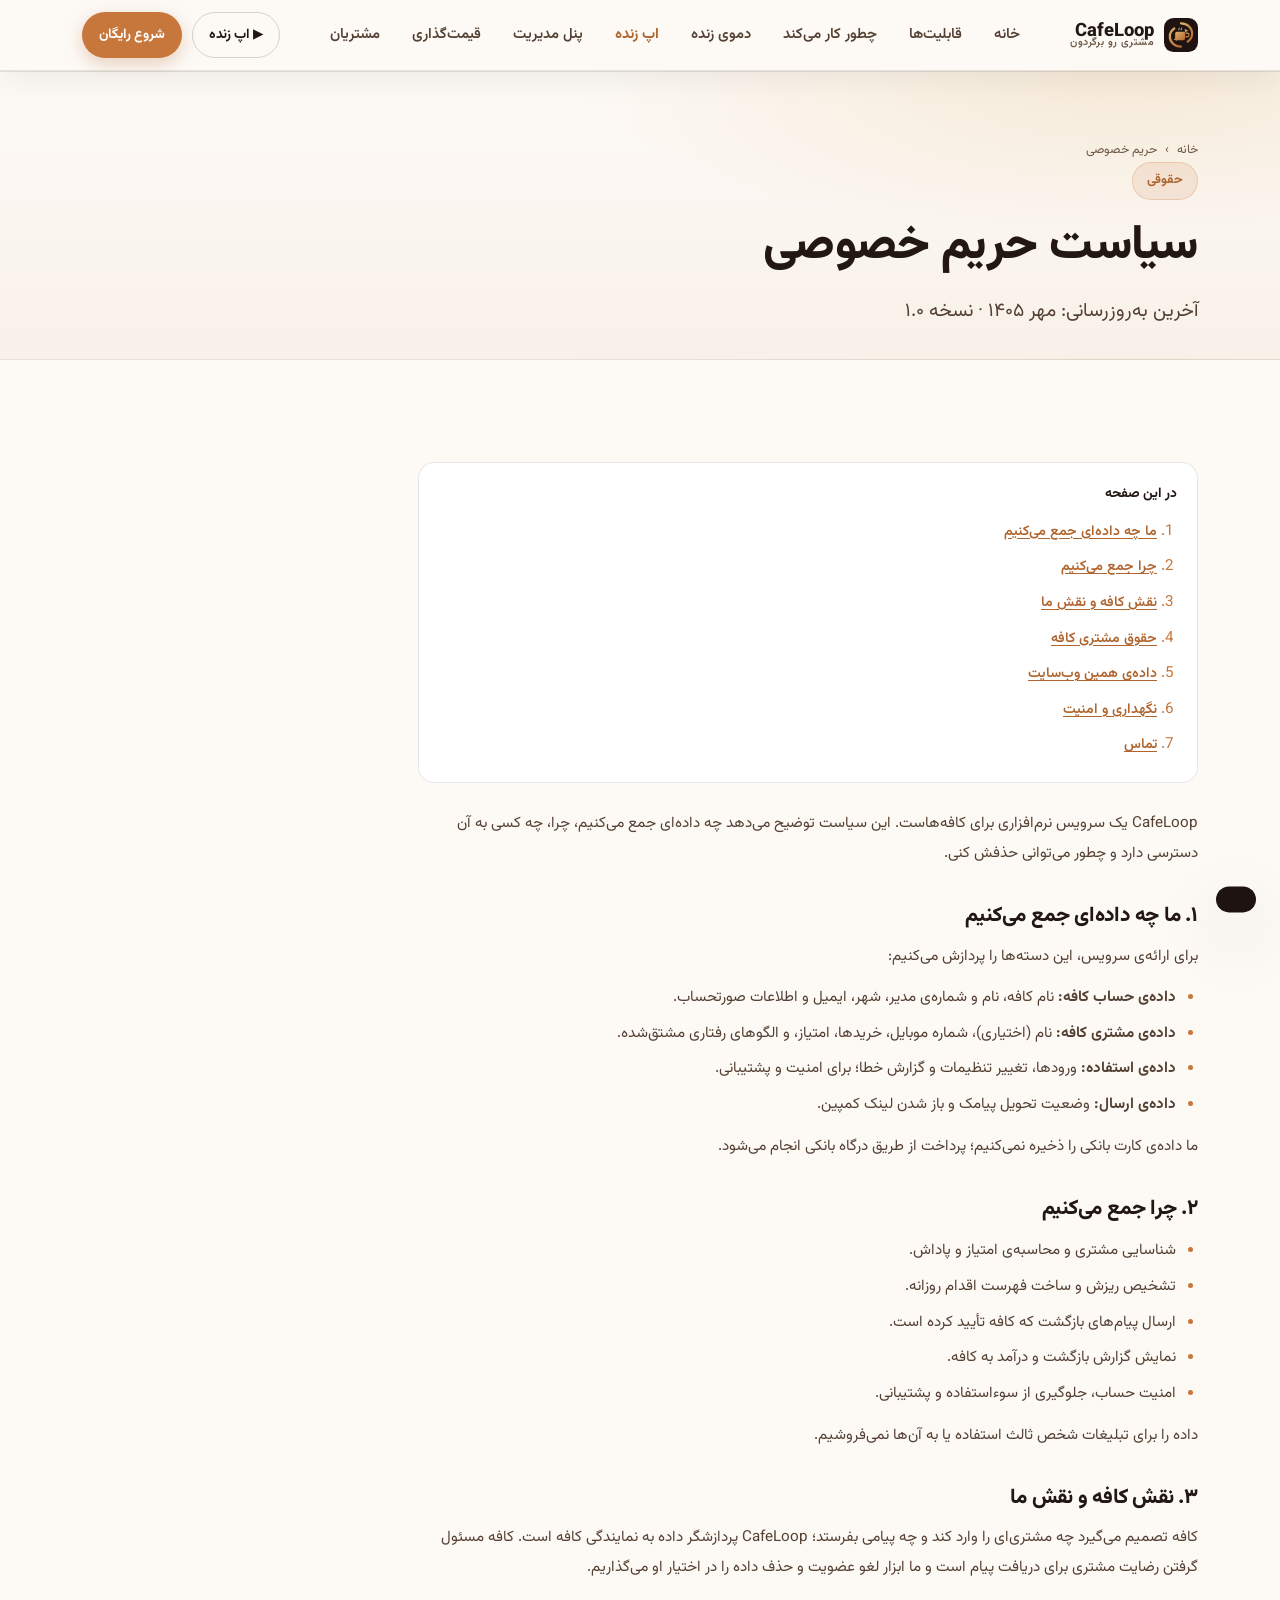
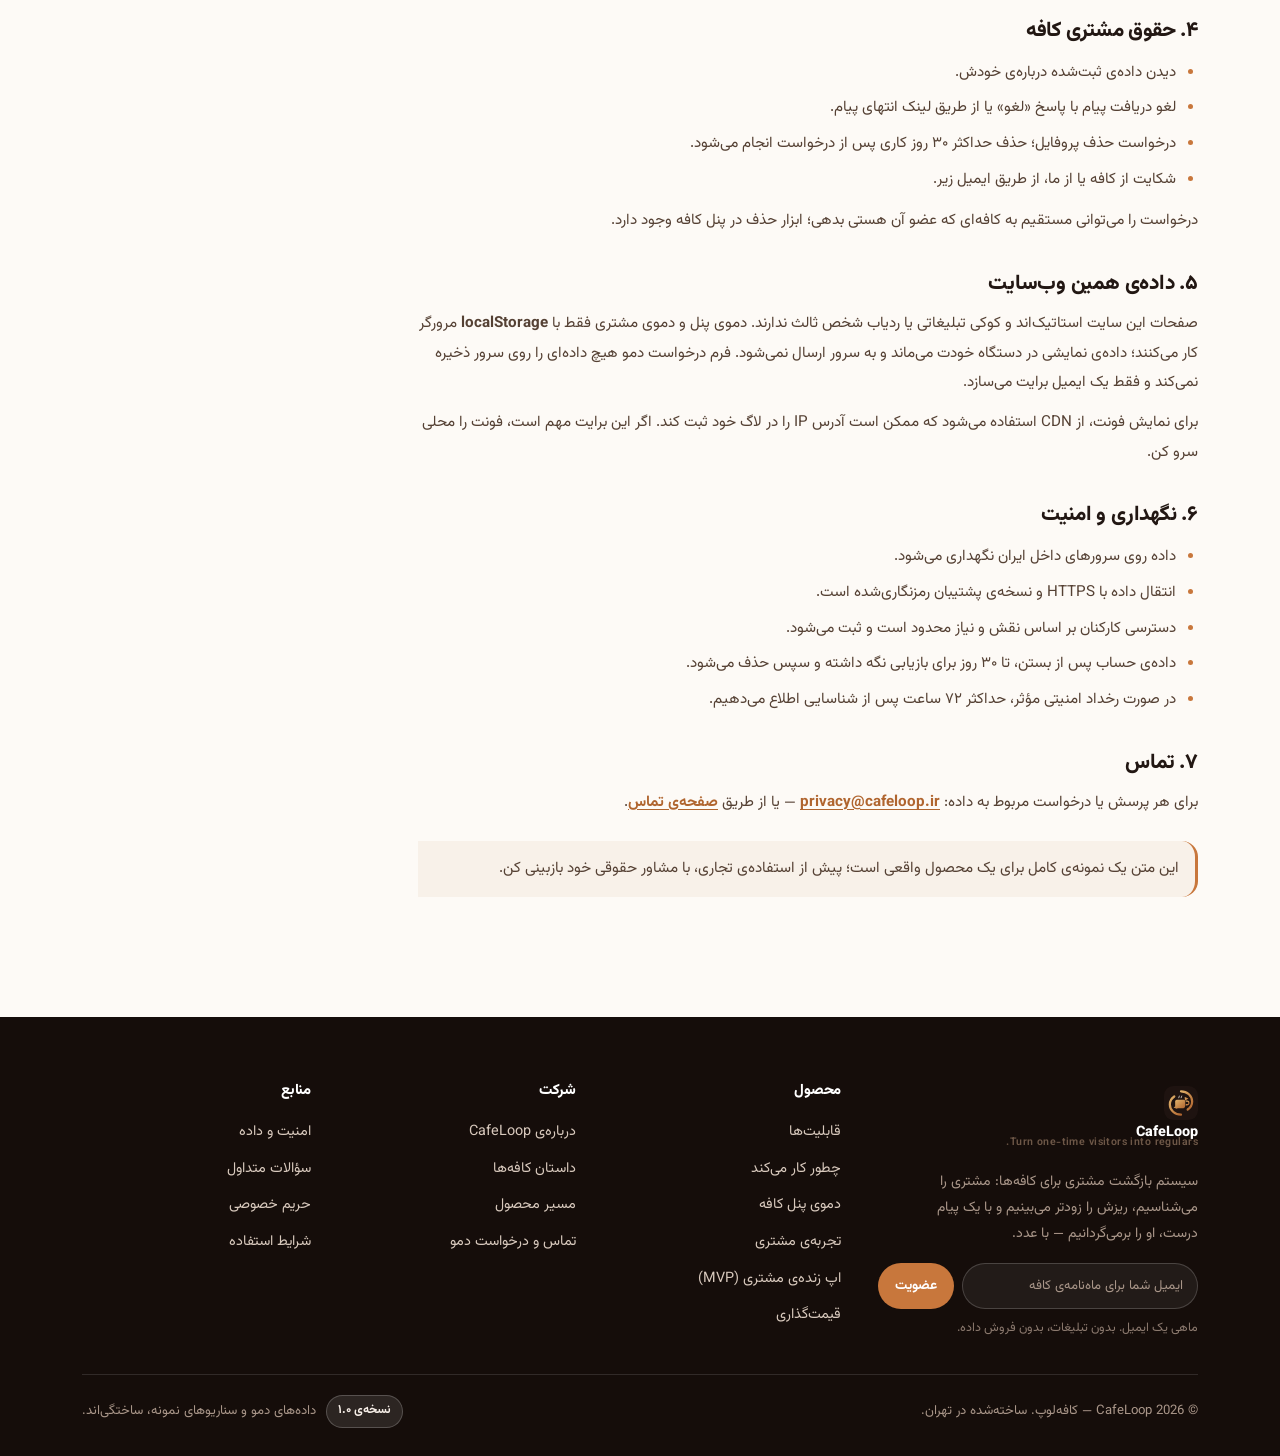
<file: privacy.html>
<!DOCTYPE html>
<html lang="fa" dir="rtl">
<head>
<meta charset="utf-8">
<meta name="viewport" content="width=device-width, initial-scale=1, viewport-fit=cover">
<title>سیاست حریم خصوصی — CafeLoop</title>
<meta name="description" content="چه داده‌ای در CafeLoop جمع می‌شود، چرا، چه کسی به آن دسترسی دارد و چطور می‌توان حذفش کرد.">
<meta name="theme-color" content="#150d0a">
<link rel="canonical" href="https://cafeloop.ir/privacy.html">
<meta property="og:type" content="website">
<meta property="og:site_name" content="CafeLoop">
<meta property="og:title" content="سیاست حریم خصوصی — CafeLoop">
<meta property="og:description" content="چه داده‌ای در CafeLoop جمع می‌شود، چرا، چه کسی به آن دسترسی دارد و چطور می‌توان حذفش کرد.">
<meta property="og:url" content="https://cafeloop.ir/privacy.html">
<meta property="og:image" content="https://cafeloop.ir/assets/img/og.svg">
<meta property="og:locale" content="fa_IR">
<meta name="twitter:card" content="summary_large_image">
<link rel="icon" href="assets/img/logo.svg" type="image/svg+xml">
<link rel="apple-touch-icon" href="assets/img/logo.svg">
<link rel="manifest" href="site.webmanifest">
<link rel="preload" href="assets/fonts/Vazirmatn-Variable.woff2" as="font" type="font/woff2" crossorigin>
<link rel="stylesheet" href="assets/css/style.css">
<link rel="stylesheet" href="assets/css/mobile.css">
<script type="application/ld+json">
{
  "@context": "https://schema.org",
  "@type": "BreadcrumbList",
  "itemListElement": [
    { "@type": "ListItem", "position": 1, "name": "خانه", "item": "https://cafeloop.ir/" },
    { "@type": "ListItem", "position": 2, "name": "حریم خصوصی", "item": "https://cafeloop.ir/privacy.html" }
  ]
}
</script>
</head>
<body class="">
<a class="skip-link" href="#main">رفتن به محتوای اصلی</a>
<div class="scroll-progress" aria-hidden="true"><span data-progress></span></div>

<header class="site-header">
  <div class="container nav">
    <a class="brand" href="index.html" aria-label="CafeLoop — صفحه‌ی اصلی">
      <img class="brand__mark" src="assets/img/logo.svg" alt="" width="36" height="36">
      <span class="brand__text">CafeLoop<span class="brand__sub">مشتری رو برگردون</span></span>
    </a>
    <nav class="nav__links" id="navLinks" aria-label="منوی اصلی">
      <a href="index.html">خانه</a>
      <a href="features.html">قابلیت‌ها</a>
      <a href="how-it-works.html">چطور کار می‌کند</a>
      <a href="demo.html">دموی زنده</a>
      <a href="mvp.html">اپ زنده</a>
      <a href="admin.html">پنل مدیریت</a>
      <a href="pricing.html">قیمت‌گذاری</a>
      <a href="customers.html">مشتریان</a>
    </nav>
    <div class="nav__actions">
      <a class="btn btn--sm btn--ghost btn--nav-app" href="mvp.html">▶ اپ زنده</a>
      <a class="btn btn--sm btn--nav-cta" href="contact.html">شروع رایگان</a>
      <button class="nav__toggle" type="button" aria-label="منو" aria-expanded="false" aria-controls="navLinks"><span></span></button>
    </div>
  </div>
</header>

<main id="main">
  <section class="page-hero" style="padding-bottom:clamp(18px,2.5vw,28px)">
    <div class="container">
      <div class="page-hero__inner">
        <nav class="breadcrumb" aria-label="مسیر"><a href="index.html">خانه</a><span aria-hidden="true">›</span><span>حریم خصوصی</span></nav>
        <span class="eyebrow">حقوقی</span>
        <h1 class="h1">سیاست حریم خصوصی</h1>
        <p class="lead">آخرین به‌روزرسانی: مهر ۱۴۰۵ · نسخه ۱.۰</p>
      </div>
    </div>
  </section>

  <section class="section">
    <div class="container">
      <div class="prose">
        <div class="toc">
          <b>در این صفحه</b>
          <ol>
            <li><a href="#who">ما چه داده‌ای جمع می‌کنیم</a></li>
            <li><a href="#why">چرا جمع می‌کنیم</a></li>
            <li><a href="#cafe">نقش کافه و نقش ما</a></li>
            <li><a href="#customer">حقوق مشتری کافه</a></li>
            <li><a href="#site">داده‌ی همین وب‌سایت</a></li>
            <li><a href="#security">نگهداری و امنیت</a></li>
            <li><a href="#contact">تماس</a></li>
          </ol>
        </div>

        <p>
          CafeLoop یک سرویس نرم‌افزاری برای کافه‌هاست. این سیاست توضیح می‌دهد چه داده‌ای جمع می‌کنیم،
          چرا، چه کسی به آن دسترسی دارد و چطور می‌توانی حذفش کنی.
        </p>

        <h2 id="who">۱. ما چه داده‌ای جمع می‌کنیم</h2>
        <p>برای ارائه‌ی سرویس، این دسته‌ها را پردازش می‌کنیم:</p>
        <ul>
          <li><b>داده‌ی حساب کافه:</b> نام کافه، نام و شماره‌ی مدیر، شهر، ایمیل و اطلاعات صورتحساب.</li>
          <li><b>داده‌ی مشتری کافه:</b> نام (اختیاری)، شماره موبایل، خریدها، امتیاز، و الگوهای رفتاری مشتق‌شده.</li>
          <li><b>داده‌ی استفاده:</b> ورودها، تغییر تنظیمات و گزارش خطا؛ برای امنیت و پشتیبانی.</li>
          <li><b>داده‌ی ارسال:</b> وضعیت تحویل پیامک و باز شدن لینک کمپین.</li>
        </ul>
        <p>ما داده‌ی کارت بانکی را ذخیره نمی‌کنیم؛ پرداخت از طریق درگاه بانکی انجام می‌شود.</p>

        <h2 id="why">۲. چرا جمع می‌کنیم</h2>
        <ul>
          <li>شناسایی مشتری و محاسبه‌ی امتیاز و پاداش.</li>
          <li>تشخیص ریزش و ساخت فهرست اقدام روزانه.</li>
          <li>ارسال پیام‌های بازگشت که کافه تأیید کرده است.</li>
          <li>نمایش گزارش بازگشت و درآمد به کافه.</li>
          <li>امنیت حساب، جلوگیری از سوءاستفاده و پشتیبانی.</li>
        </ul>
        <p>داده را برای تبلیغات شخص ثالث استفاده یا به آن‌ها نمی‌فروشیم.</p>

        <h2 id="cafe">۳. نقش کافه و نقش ما</h2>
        <p>
          کافه تصمیم می‌گیرد چه مشتری‌ای را وارد کند و چه پیامی بفرستد؛ CafeLoop پردازشگر داده
          به نمایندگی کافه است. کافه مسئول گرفتن رضایت مشتری برای دریافت پیام است و ما ابزار
          لغو عضویت و حذف داده را در اختیار او می‌گذاریم.
        </p>

        <h2 id="customer">۴. حقوق مشتری کافه</h2>
        <ul>
          <li>دیدن داده‌ی ثبت‌شده درباره‌ی خودش.</li>
          <li>لغو دریافت پیام با پاسخ «لغو» یا از طریق لینک انتهای پیام.</li>
          <li>درخواست حذف پروفایل؛ حذف حداکثر ۳۰ روز کاری پس از درخواست انجام می‌شود.</li>
          <li>شکایت از کافه یا از ما، از طریق ایمیل زیر.</li>
        </ul>
        <p>درخواست را می‌توانی مستقیم به کافه‌ای که عضو آن هستی بدهی؛ ابزار حذف در پنل کافه وجود دارد.</p>

        <h2 id="site">۵. داده‌ی همین وب‌سایت</h2>
        <p>
          صفحات این سایت استاتیک‌اند و کوکی تبلیغاتی یا ردیاب شخص ثالث ندارند. دموی پنل و دموی مشتری
          فقط با <b>localStorage</b> مرورگر کار می‌کنند؛ داده‌ی نمایشی در دستگاه خودت می‌ماند و به سرور
          ارسال نمی‌شود. فرم درخواست دمو هیچ داده‌ای را روی سرور ذخیره نمی‌کند و فقط یک ایمیل برایت می‌سازد.
        </p>
        <p>
          برای نمایش فونت، از CDN استفاده می‌شود که ممکن است آدرس IP را در لاگ خود ثبت کند.
          اگر این برایت مهم است، فونت را محلی سرو کن.
        </p>

        <h2 id="security">۶. نگهداری و امنیت</h2>
        <ul>
          <li>داده روی سرورهای داخل ایران نگهداری می‌شود.</li>
          <li>انتقال داده با HTTPS و نسخه‌ی پشتیبان رمزنگاری‌شده است.</li>
          <li>دسترسی کارکنان بر اساس نقش و نیاز محدود است و ثبت می‌شود.</li>
          <li>داده‌ی حساب پس از بستن، تا ۳۰ روز برای بازیابی نگه داشته و سپس حذف می‌شود.</li>
          <li>در صورت رخداد امنیتی مؤثر، حداکثر ۷۲ ساعت پس از شناسایی اطلاع می‌دهیم.</li>
        </ul>

        <h2 id="contact">۷. تماس</h2>
        <p>
          برای هر پرسش یا درخواست مربوط به داده:
          <a href="mailto:privacy@cafeloop.ir" dir="ltr">privacy@cafeloop.ir</a>
          — یا از طریق <a href="contact.html">صفحه‌ی تماس</a>.
        </p>

        <p class="note" style="margin-top:24px">
          این متن یک نمونه‌ی کامل برای یک محصول واقعی است؛ پیش از استفاده‌ی تجاری، با مشاور حقوقی
          خود بازبینی کن.
        </p>
      </div>
    </div>
  </section>

</main>

<footer class="site-footer">
  <div class="container">
    <div class="site-footer__grid">
      <div class="site-footer__brand">
        <a class="brand" href="index.html" aria-label="CafeLoop">
          <img class="brand__mark" src="assets/img/logo.svg" alt="" width="36" height="36">
          <span class="brand__text">CafeLoop<span class="brand__sub">Turn one-time visitors into regulars.</span></span>
        </a>
        <p class="small">
          سیستم بازگشت مشتری برای کافه‌ها: مشتری را می‌شناسیم، ریزش را زودتر می‌بینیم
          و با یک پیام درست، او را برمی‌گردانیم — با عدد.
        </p>
        <form class="newsletter" data-newsletter>
          <label class="sr-only" for="nlEmail">ایمیل برای خبرنامه</label>
          <input id="nlEmail" type="email" name="email" placeholder="ایمیل شما برای ماه‌نامه‌ی کافه" required>
          <button class="btn btn--sm" type="submit">عضویت</button>
        </form>
        <p class="tiny faint">ماهی یک ایمیل. بدون تبلیغات، بدون فروش داده.</p>
      </div>

      <div>
        <h5>محصول</h5>
        <a href="features.html">قابلیت‌ها</a>
        <a href="how-it-works.html">چطور کار می‌کند</a>
        <a href="demo.html">دموی پنل کافه</a>
        <a href="customer.html">تجربه‌ی مشتری</a>
        <a href="mvp.html">اپ زنده‌ی مشتری (MVP)</a>
        <a href="pricing.html">قیمت‌گذاری</a>
      </div>

      <div>
        <h5>شرکت</h5>
        <a href="about.html">درباره‌ی CafeLoop</a>
        <a href="customers.html">داستان کافه‌ها</a>
        <a href="roadmap.html">مسیر محصول</a>
        <a href="contact.html">تماس و درخواست دمو</a>
      </div>

      <div>
        <h5>منابع</h5>
        <a href="about.html#security">امنیت و داده</a>
        <a href="index.html#faq">سؤالات متداول</a>
        <a href="privacy.html">حریم خصوصی</a>
        <a href="terms.html">شرایط استفاده</a>
      </div>
    </div>

    <div class="site-footer__bottom">
      <span>© <span data-year>2026</span> CafeLoop — کافه‌لوپ. ساخته‌شده در تهران.</span>
      <span class="site-footer__legal">
        <span class="pill pill--ghost-light tiny">نسخه‌ی ۱.۰</span>
        <span>داده‌های دمو و سناریوهای نمونه، ساختگی‌اند.</span>
      </span>
    </div>
  </div>
</footer>

<button class="to-top" type="button" aria-label="بازگشت به بالای صفحه" data-to-top>↑</button>
<div class="toast" role="status" aria-live="polite"></div>

<script src="assets/js/main.js"></script>
</body>
</html>
</file>
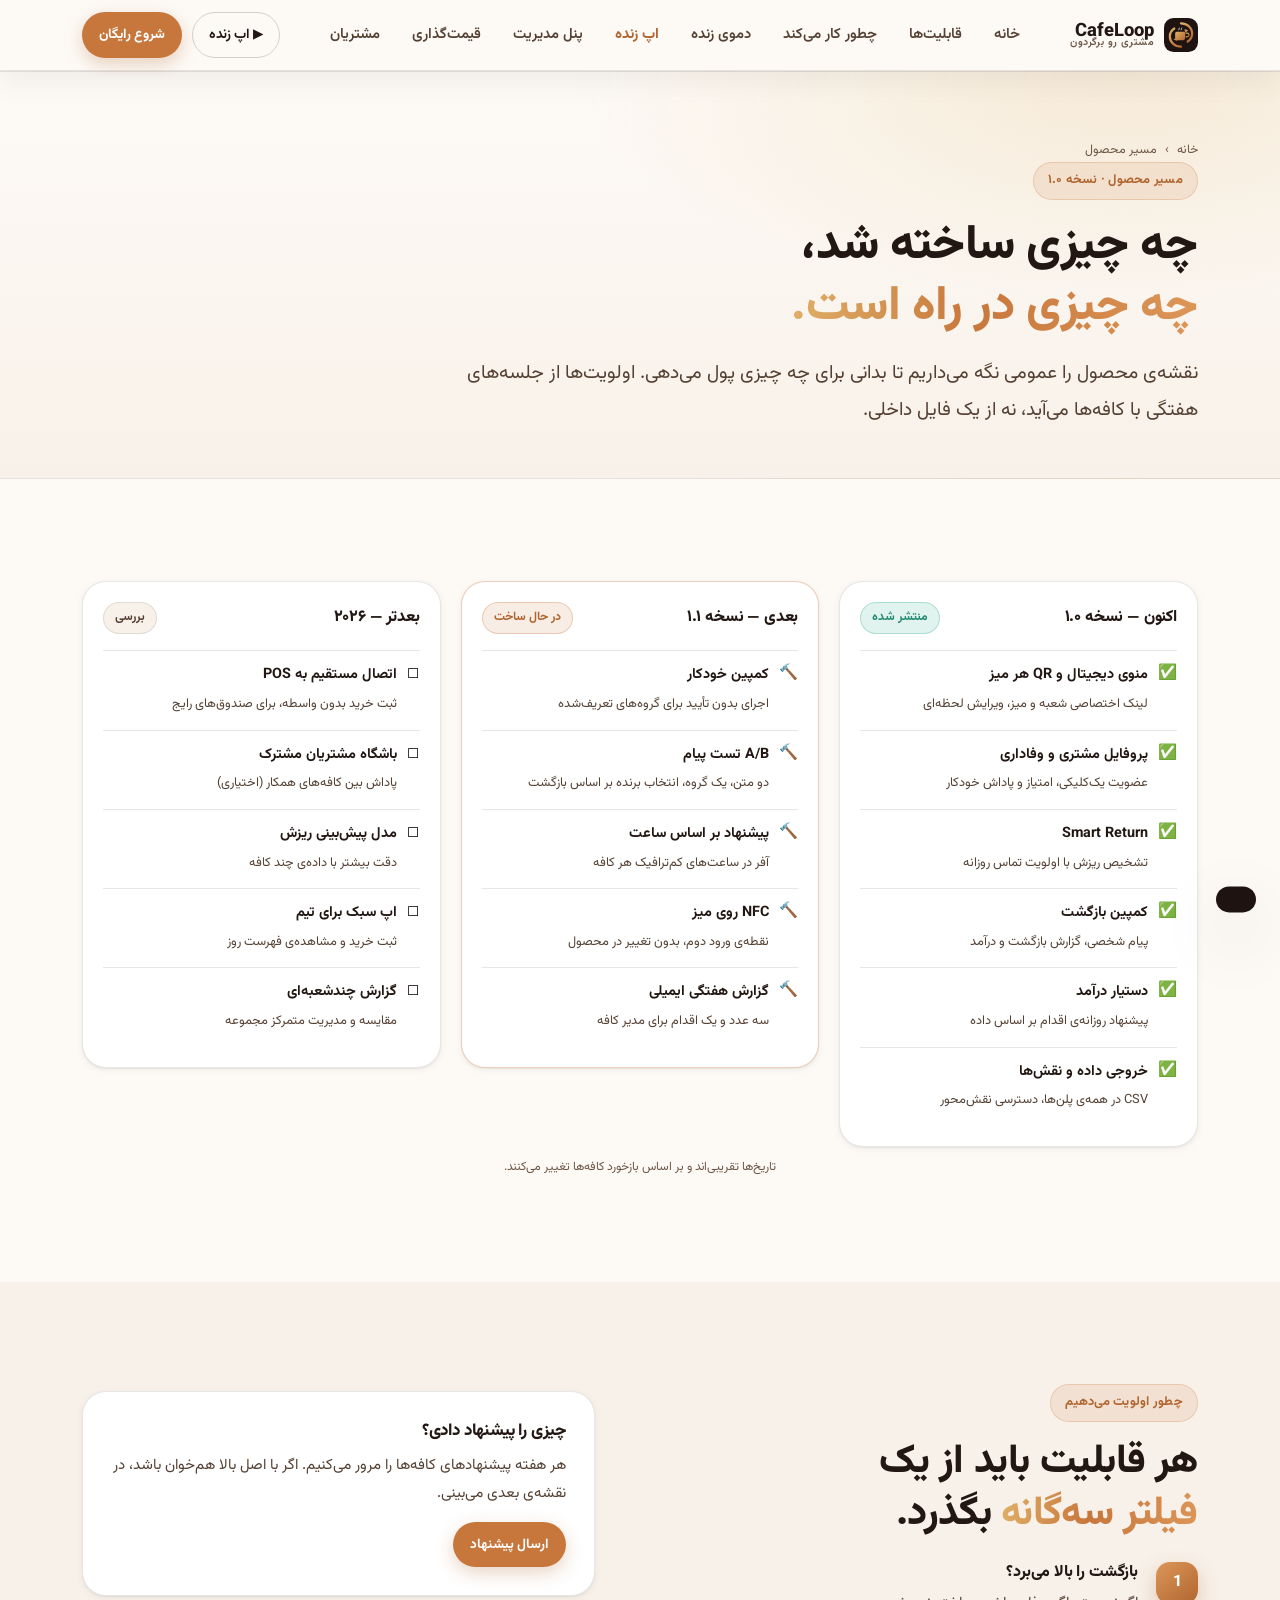
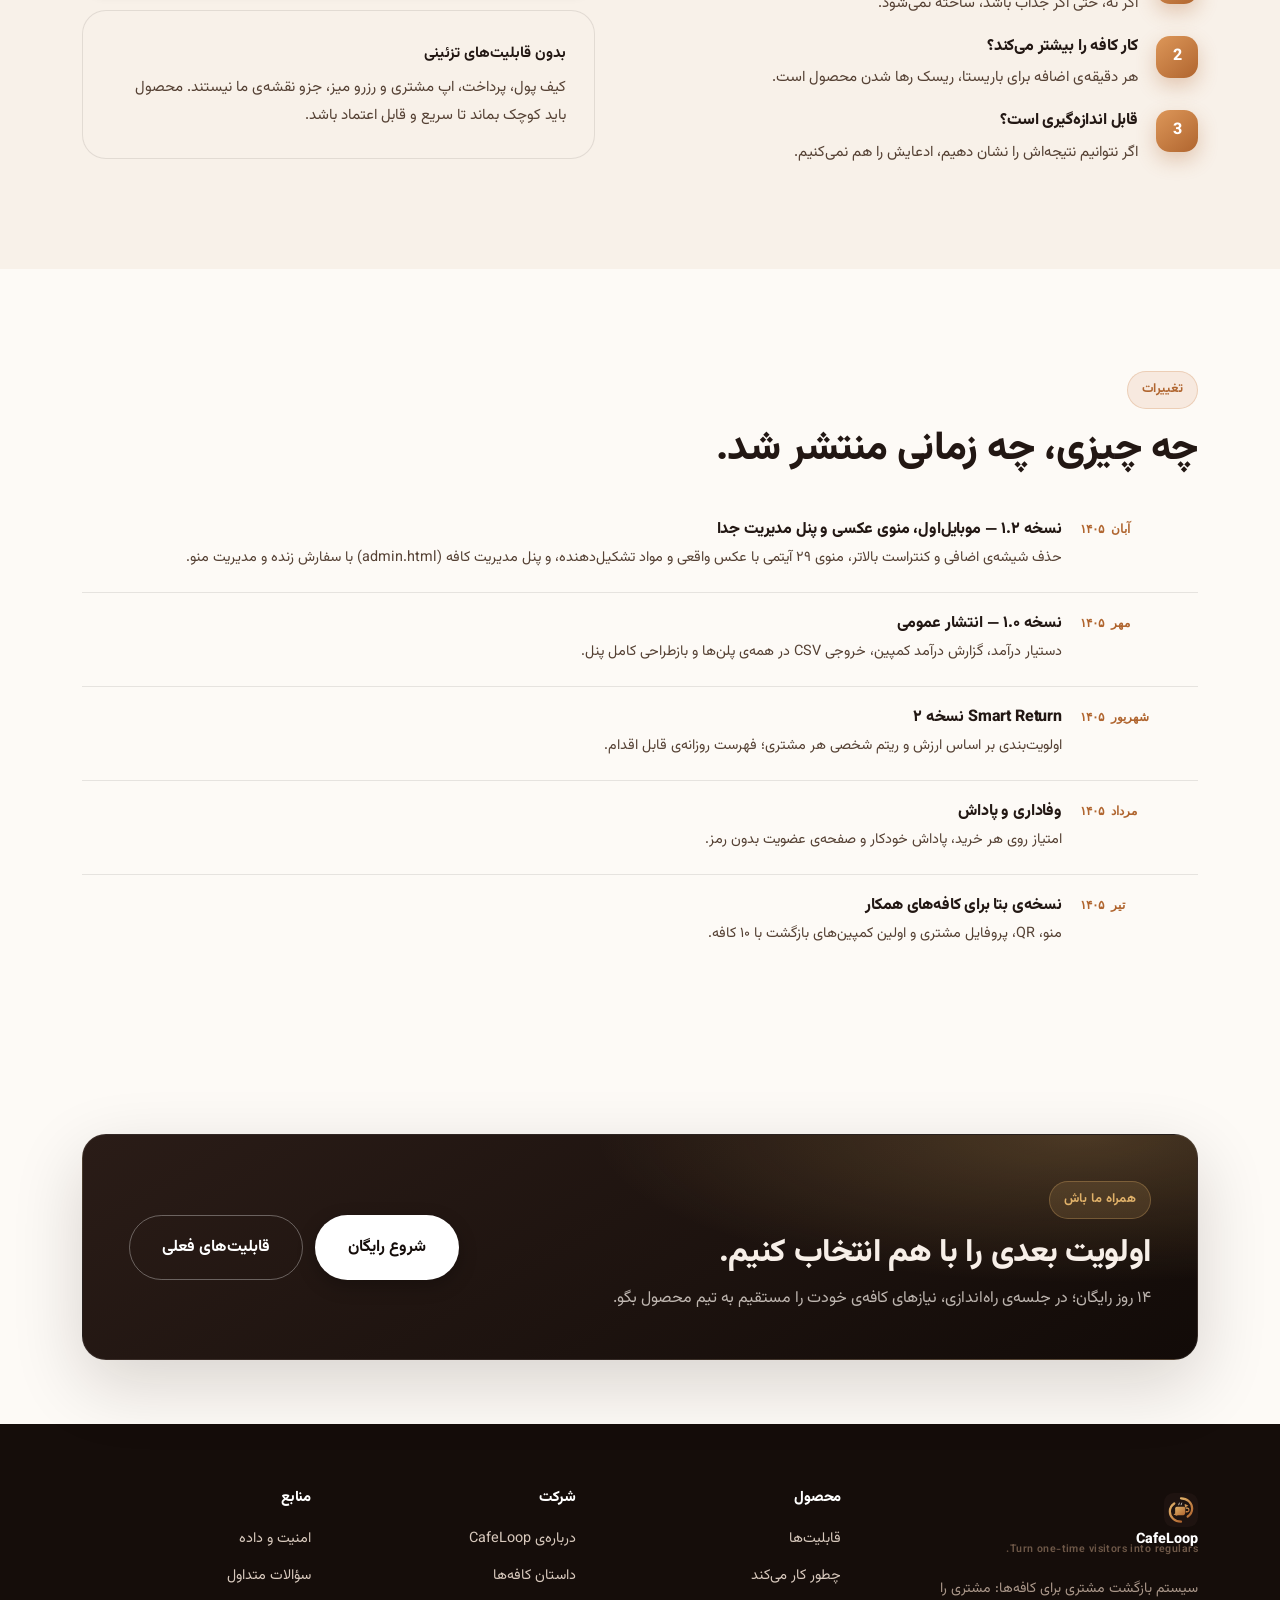
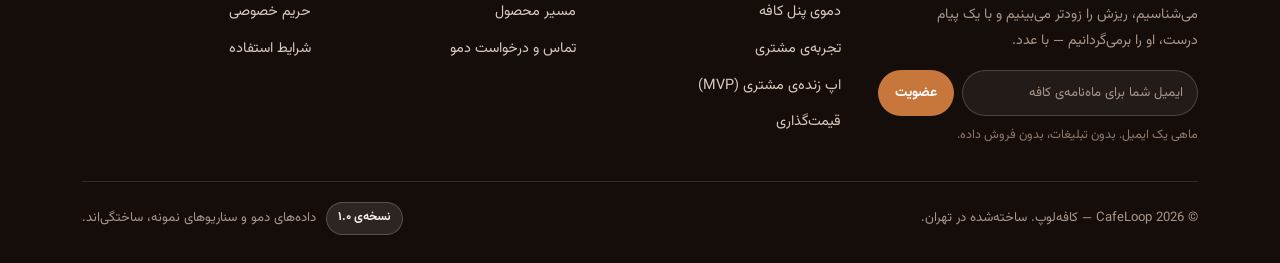
<file: roadmap.html>
<!DOCTYPE html>
<html lang="fa" dir="rtl">
<head>
<meta charset="utf-8">
<meta name="viewport" content="width=device-width, initial-scale=1, viewport-fit=cover">
<title>مسیر محصول — CafeLoop</title>
<meta name="description" content="نقشه‌ی عمومی محصول CafeLoop: چه چیزی منتشر شد، چه چیزی در حال ساخت است و چه چیزی در بررسی؛ به‌همراه تاریخچه‌ی تغییرات.">
<meta name="theme-color" content="#150d0a">
<link rel="canonical" href="https://cafeloop.ir/roadmap.html">
<meta property="og:type" content="website">
<meta property="og:site_name" content="CafeLoop">
<meta property="og:title" content="مسیر محصول — CafeLoop">
<meta property="og:description" content="نقشه‌ی عمومی محصول CafeLoop: چه چیزی منتشر شد، چه چیزی در حال ساخت است و چه چیزی در بررسی؛ به‌همراه تاریخچه‌ی تغییرات.">
<meta property="og:url" content="https://cafeloop.ir/roadmap.html">
<meta property="og:image" content="https://cafeloop.ir/assets/img/og.svg">
<meta property="og:locale" content="fa_IR">
<meta name="twitter:card" content="summary_large_image">
<link rel="icon" href="assets/img/logo.svg" type="image/svg+xml">
<link rel="apple-touch-icon" href="assets/img/logo.svg">
<link rel="manifest" href="site.webmanifest">
<link rel="preload" href="assets/fonts/Vazirmatn-Variable.woff2" as="font" type="font/woff2" crossorigin>
<link rel="stylesheet" href="assets/css/style.css">
<link rel="stylesheet" href="assets/css/mobile.css">
<script type="application/ld+json">
{
  "@context": "https://schema.org",
  "@type": "BreadcrumbList",
  "itemListElement": [
    { "@type": "ListItem", "position": 1, "name": "خانه", "item": "https://cafeloop.ir/" },
    { "@type": "ListItem", "position": 2, "name": "مسیر محصول", "item": "https://cafeloop.ir/roadmap.html" }
  ]
}
</script>
</head>
<body class="">
<a class="skip-link" href="#main">رفتن به محتوای اصلی</a>
<div class="scroll-progress" aria-hidden="true"><span data-progress></span></div>

<header class="site-header">
  <div class="container nav">
    <a class="brand" href="index.html" aria-label="CafeLoop — صفحه‌ی اصلی">
      <img class="brand__mark" src="assets/img/logo.svg" alt="" width="36" height="36">
      <span class="brand__text">CafeLoop<span class="brand__sub">مشتری رو برگردون</span></span>
    </a>
    <nav class="nav__links" id="navLinks" aria-label="منوی اصلی">
      <a href="index.html">خانه</a>
      <a href="features.html">قابلیت‌ها</a>
      <a href="how-it-works.html">چطور کار می‌کند</a>
      <a href="demo.html">دموی زنده</a>
      <a href="mvp.html">اپ زنده</a>
      <a href="admin.html">پنل مدیریت</a>
      <a href="pricing.html">قیمت‌گذاری</a>
      <a href="customers.html">مشتریان</a>
    </nav>
    <div class="nav__actions">
      <a class="btn btn--sm btn--ghost btn--nav-app" href="mvp.html">▶ اپ زنده</a>
      <a class="btn btn--sm btn--nav-cta" href="contact.html">شروع رایگان</a>
      <button class="nav__toggle" type="button" aria-label="منو" aria-expanded="false" aria-controls="navLinks"><span></span></button>
    </div>
  </div>
</header>

<main id="main">
  <section class="page-hero">
    <div class="container">
      <div class="page-hero__inner">
        <nav class="breadcrumb" aria-label="مسیر"><a href="index.html">خانه</a><span aria-hidden="true">›</span><span>مسیر محصول</span></nav>
        <span class="eyebrow">مسیر محصول · نسخه ۱.۰</span>
        <h1 class="h1">چه چیزی ساخته شد،<br><span class="grad">چه چیزی در راه است.</span></h1>
        <p class="lead">
          نقشه‌ی محصول را عمومی نگه می‌داریم تا بدانی برای چه چیزی پول می‌دهی.
          اولویت‌ها از جلسه‌های هفتگی با کافه‌ها می‌آید، نه از یک فایل داخلی.
        </p>
      </div>
    </div>
  </section>

  <!-- BOARD -->
  <section class="section">
    <div class="container">
      <div class="road-board">
        <div class="road-col reveal">
          <div class="road-col__head"><h3>اکنون — نسخه ۱.۰</h3><span class="pill pill--ok">منتشر شده</span></div>
          <div class="road-item"><i>✅</i><div><b>منوی دیجیتال و QR هر میز</b><span>لینک اختصاصی شعبه و میز، ویرایش لحظه‌ای</span></div></div>
          <div class="road-item"><i>✅</i><div><b>پروفایل مشتری و وفاداری</b><span>عضویت یک‌کلیکی، امتیاز و پاداش خودکار</span></div></div>
          <div class="road-item"><i>✅</i><div><b>Smart Return</b><span>تشخیص ریزش با اولویت تماس روزانه</span></div></div>
          <div class="road-item"><i>✅</i><div><b>کمپین بازگشت</b><span>پیام شخصی، گزارش بازگشت و درآمد</span></div></div>
          <div class="road-item"><i>✅</i><div><b>دستیار درآمد</b><span>پیشنهاد روزانه‌ی اقدام بر اساس داده</span></div></div>
          <div class="road-item"><i>✅</i><div><b>خروجی داده و نقش‌ها</b><span>CSV در همه‌ی پلن‌ها، دسترسی نقش‌محور</span></div></div>
        </div>

        <div class="road-col reveal" data-delay="80" style="border-color:rgba(200,119,60,.35)">
          <div class="road-col__head"><h3>بعدی — نسخه ۱.۱</h3><span class="pill pill--brand">در حال ساخت</span></div>
          <div class="road-item"><i>🔨</i><div><b>کمپین خودکار</b><span>اجرای بدون تأیید برای گروه‌های تعریف‌شده</span></div></div>
          <div class="road-item"><i>🔨</i><div><b>A/B تست پیام</b><span>دو متن، یک گروه، انتخاب برنده بر اساس بازگشت</span></div></div>
          <div class="road-item"><i>🔨</i><div><b>پیشنهاد بر اساس ساعت</b><span>آفر در ساعت‌های کم‌ترافیک هر کافه</span></div></div>
          <div class="road-item"><i>🔨</i><div><b>NFC روی میز</b><span>نقطه‌ی ورود دوم، بدون تغییر در محصول</span></div></div>
          <div class="road-item"><i>🔨</i><div><b>گزارش هفتگی ایمیلی</b><span>سه عدد و یک اقدام برای مدیر کافه</span></div></div>
        </div>

        <div class="road-col reveal" data-delay="160">
          <div class="road-col__head"><h3>بعدتر — ۲۰۲۶</h3><span class="pill">بررسی</span></div>
          <div class="road-item"><i>◻︎</i><div><b>اتصال مستقیم به POS</b><span>ثبت خرید بدون واسطه، برای صندوق‌های رایج</span></div></div>
          <div class="road-item"><i>◻︎</i><div><b>باشگاه مشتریان مشترک</b><span>پاداش بین کافه‌های همکار (اختیاری)</span></div></div>
          <div class="road-item"><i>◻︎</i><div><b>مدل پیش‌بینی ریزش</b><span>دقت بیشتر با داده‌ی چند کافه</span></div></div>
          <div class="road-item"><i>◻︎</i><div><b>اپ سبک برای تیم</b><span>ثبت خرید و مشاهده‌ی فهرست روز</span></div></div>
          <div class="road-item"><i>◻︎</i><div><b>گزارش چندشعبه‌ای</b><span>مقایسه و مدیریت متمرکز مجموعه</span></div></div>
        </div>
      </div>
      <p class="figure-note center">تاریخ‌ها تقریبی‌اند و بر اساس بازخورد کافه‌ها تغییر می‌کنند.</p>
    </div>
  </section>

  <!-- PRINCIPLES -->
  <section class="section section--soft">
    <div class="container split">
      <div class="reveal">
        <span class="eyebrow">چطور اولویت می‌دهیم</span>
        <h2 class="h2" style="margin-top:14px">هر قابلیت باید از یک <span class="grad">فیلتر سه‌گانه</span> بگذرد.</h2>
        <div class="steps" style="margin-top:22px">
          <div class="step"><h4>بازگشت را بالا می‌برد؟</h4><p>اگر نه، حتی اگر جذاب باشد، ساخته نمی‌شود.</p></div>
          <div class="step"><h4>کار کافه را بیشتر می‌کند؟</h4><p>هر دقیقه‌ی اضافه برای باریستا، ریسک رها شدن محصول است.</p></div>
          <div class="step"><h4>قابل اندازه‌گیری است؟</h4><p>اگر نتوانیم نتیجه‌اش را نشان دهیم، ادعایش را هم نمی‌کنیم.</p></div>
        </div>
      </div>
      <div class="reveal" data-delay="90">
        <div class="card">
          <h3 style="font-size:1.05rem">چیزی را پیشنهاد دادی؟</h3>
          <p style="margin-top:8px">هر هفته پیشنهادهای کافه‌ها را مرور می‌کنیم. اگر با اصل بالا هم‌خوان باشد، در نقشه‌ی بعدی می‌بینی.</p>
          <a class="btn btn--sm" href="contact.html" style="margin-top:14px">ارسال پیشنهاد</a>
        </div>
        <div class="card card--flat" style="margin-top:14px">
          <b style="font-size:.95rem">بدون قابلیت‌های تزئینی</b>
          <p class="small muted" style="margin-top:6px">کیف پول، پرداخت، اپ مشتری و رزرو میز، جزو نقشه‌ی ما نیستند. محصول باید کوچک بماند تا سریع و قابل اعتماد باشد.</p>
        </div>
      </div>
    </div>
  </section>

  <!-- CHANGELOG -->
  <section class="section">
    <div class="container">
      <div class="section-head reveal">
        <span class="eyebrow">تغییرات</span>
        <h2 class="h2">چه چیزی، چه زمانی منتشر شد.</h2>
      </div>
      <div class="changelog reveal" style="margin-top:24px">
        <div class="changelog__item">
          <div class="changelog__date">آبان ۱۴۰۵</div>
          <div><h4>نسخه ۱.۲ — موبایل‌اول، منوی عکسی و پنل مدیریت جدا</h4><p>حذف شیشه‌ی اضافی و کنتراست بالاتر، منوی ۲۹ آیتمی با عکس واقعی و مواد تشکیل‌دهنده، و پنل مدیریت کافه (<a href="admin.html">admin.html</a>) با سفارش زنده و مدیریت منو.</p></div>
        </div>
        <div class="changelog__item">
          <div class="changelog__date">مهر ۱۴۰۵</div>
          <div><h4>نسخه ۱.۰ — انتشار عمومی</h4><p>دستیار درآمد، گزارش درآمد کمپین، خروجی CSV در همه‌ی پلن‌ها و بازطراحی کامل پنل.</p></div>
        </div>
        <div class="changelog__item">
          <div class="changelog__date">شهریور ۱۴۰۵</div>
          <div><h4>Smart Return نسخه ۲</h4><p>اولویت‌بندی بر اساس ارزش و ریتم شخصی هر مشتری؛ فهرست روزانه‌ی قابل اقدام.</p></div>
        </div>
        <div class="changelog__item">
          <div class="changelog__date">مرداد ۱۴۰۵</div>
          <div><h4>وفاداری و پاداش</h4><p>امتیاز روی هر خرید، پاداش خودکار و صفحه‌ی عضویت بدون رمز.</p></div>
        </div>
        <div class="changelog__item">
          <div class="changelog__date">تیر ۱۴۰۵</div>
          <div><h4>نسخه‌ی بتا برای کافه‌های همکار</h4><p>منو، QR، پروفایل مشتری و اولین کمپین‌های بازگشت با ۱۰ کافه.</p></div>
        </div>
      </div>
    </div>
  </section>

  <section class="section section--tight">
    <div class="container">
      <div class="banner banner--final reveal">
        <div>
          <span class="eyebrow">همراه ما باش</span>
          <h2 style="margin-top:12px">اولویت بعدی را با هم انتخاب کنیم.</h2>
          <p>۱۴ روز رایگان؛ در جلسه‌ی راه‌اندازی، نیازهای کافه‌ی خودت را مستقیم به تیم محصول بگو.</p>
        </div>
        <div class="row">
          <a class="btn btn--light btn--lg" href="contact.html">شروع رایگان</a>
          <a class="btn btn--outline-light btn--lg" href="features.html">قابلیت‌های فعلی</a>
        </div>
      </div>
    </div>
  </section>

</main>

<footer class="site-footer">
  <div class="container">
    <div class="site-footer__grid">
      <div class="site-footer__brand">
        <a class="brand" href="index.html" aria-label="CafeLoop">
          <img class="brand__mark" src="assets/img/logo.svg" alt="" width="36" height="36">
          <span class="brand__text">CafeLoop<span class="brand__sub">Turn one-time visitors into regulars.</span></span>
        </a>
        <p class="small">
          سیستم بازگشت مشتری برای کافه‌ها: مشتری را می‌شناسیم، ریزش را زودتر می‌بینیم
          و با یک پیام درست، او را برمی‌گردانیم — با عدد.
        </p>
        <form class="newsletter" data-newsletter>
          <label class="sr-only" for="nlEmail">ایمیل برای خبرنامه</label>
          <input id="nlEmail" type="email" name="email" placeholder="ایمیل شما برای ماه‌نامه‌ی کافه" required>
          <button class="btn btn--sm" type="submit">عضویت</button>
        </form>
        <p class="tiny faint">ماهی یک ایمیل. بدون تبلیغات، بدون فروش داده.</p>
      </div>

      <div>
        <h5>محصول</h5>
        <a href="features.html">قابلیت‌ها</a>
        <a href="how-it-works.html">چطور کار می‌کند</a>
        <a href="demo.html">دموی پنل کافه</a>
        <a href="customer.html">تجربه‌ی مشتری</a>
        <a href="mvp.html">اپ زنده‌ی مشتری (MVP)</a>
        <a href="pricing.html">قیمت‌گذاری</a>
      </div>

      <div>
        <h5>شرکت</h5>
        <a href="about.html">درباره‌ی CafeLoop</a>
        <a href="customers.html">داستان کافه‌ها</a>
        <a href="roadmap.html">مسیر محصول</a>
        <a href="contact.html">تماس و درخواست دمو</a>
      </div>

      <div>
        <h5>منابع</h5>
        <a href="about.html#security">امنیت و داده</a>
        <a href="index.html#faq">سؤالات متداول</a>
        <a href="privacy.html">حریم خصوصی</a>
        <a href="terms.html">شرایط استفاده</a>
      </div>
    </div>

    <div class="site-footer__bottom">
      <span>© <span data-year>2026</span> CafeLoop — کافه‌لوپ. ساخته‌شده در تهران.</span>
      <span class="site-footer__legal">
        <span class="pill pill--ghost-light tiny">نسخه‌ی ۱.۰</span>
        <span>داده‌های دمو و سناریوهای نمونه، ساختگی‌اند.</span>
      </span>
    </div>
  </div>
</footer>

<button class="to-top" type="button" aria-label="بازگشت به بالای صفحه" data-to-top>↑</button>
<div class="toast" role="status" aria-live="polite"></div>

<script src="assets/js/main.js"></script>
</body>
</html>
</file>
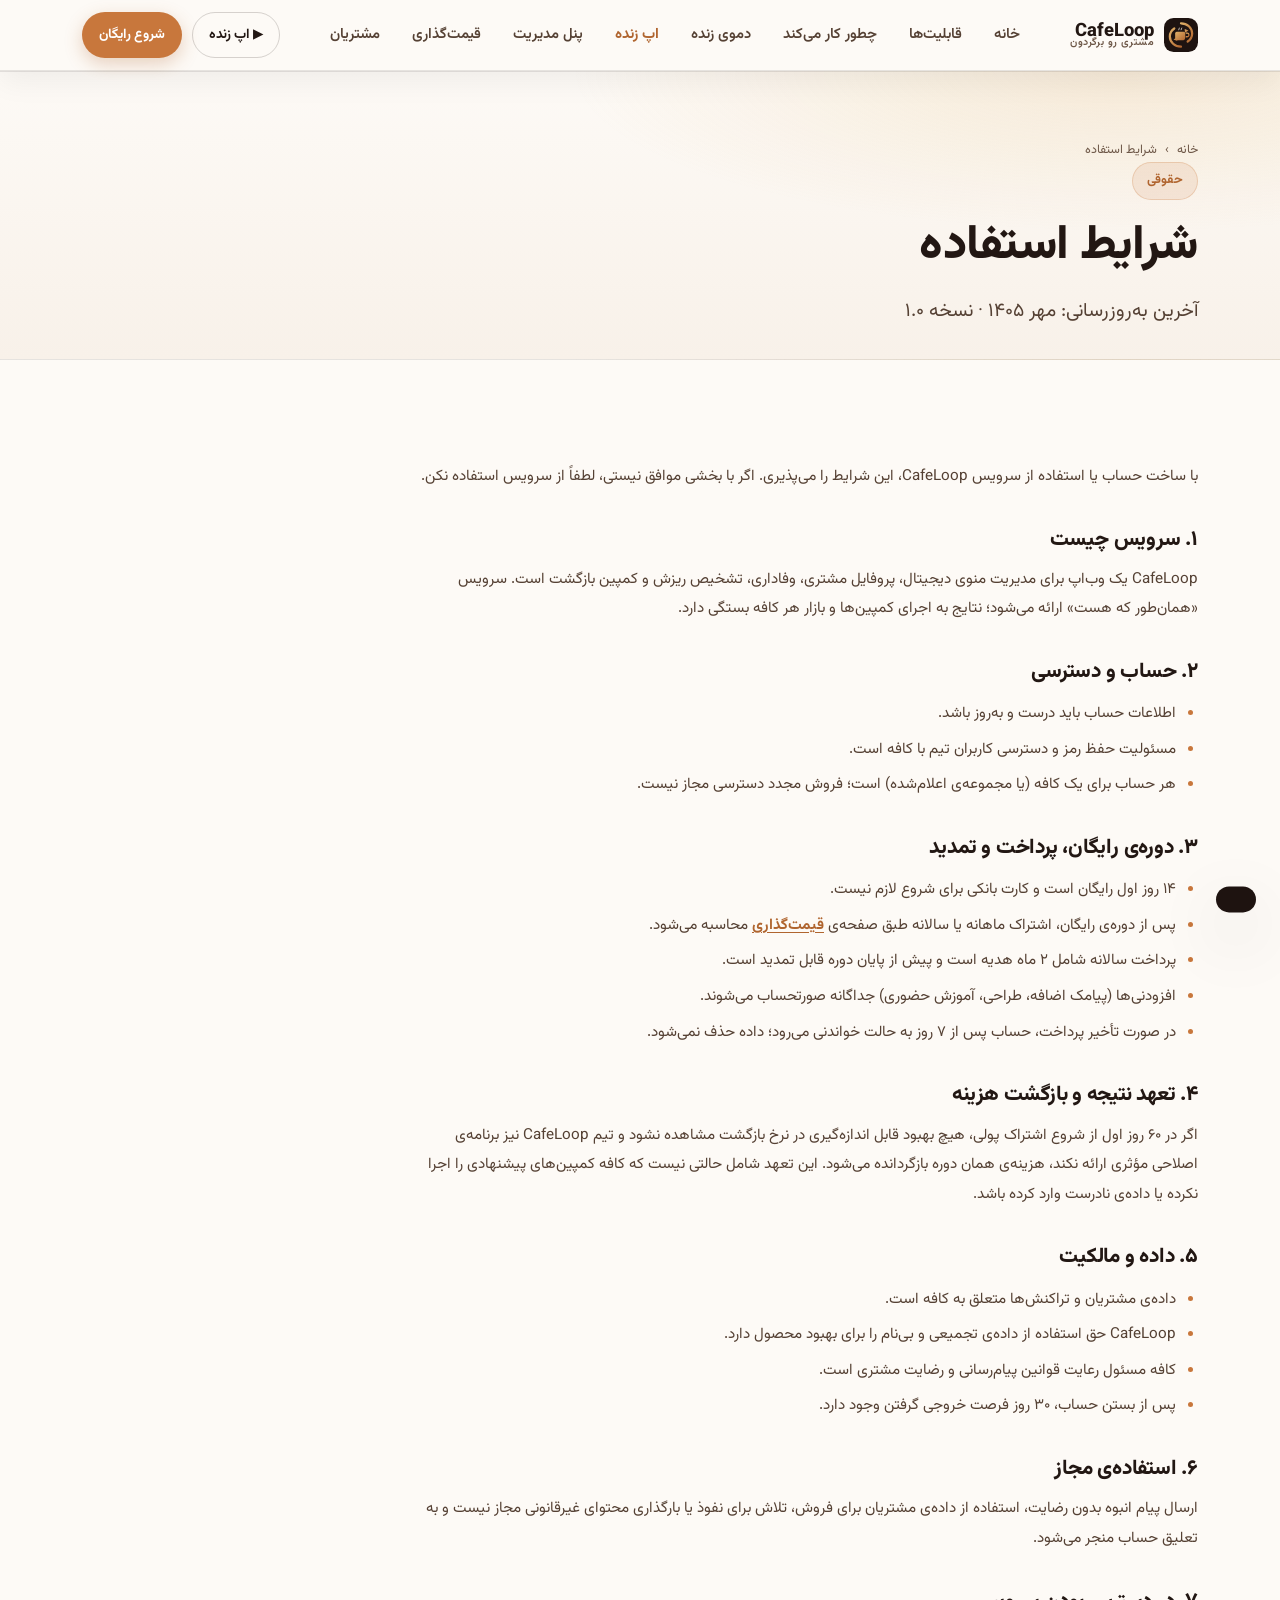
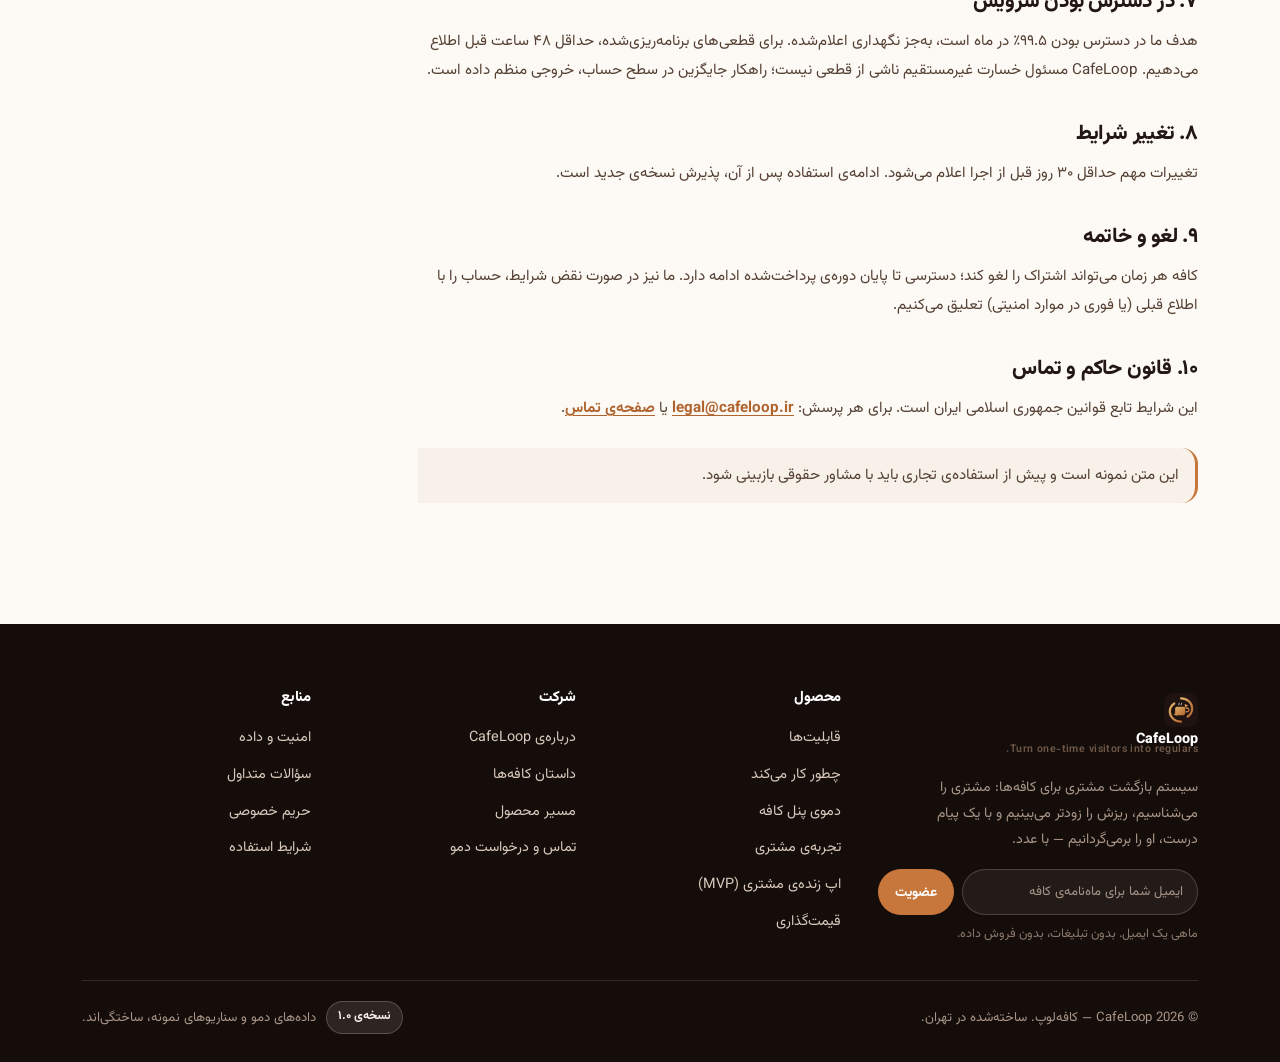
<file: terms.html>
<!DOCTYPE html>
<html lang="fa" dir="rtl">
<head>
<meta charset="utf-8">
<meta name="viewport" content="width=device-width, initial-scale=1, viewport-fit=cover">
<title>شرایط استفاده — CafeLoop</title>
<meta name="description" content="شرایط استفاده از سرویس CafeLoop: دوره‌ی رایگان، پرداخت، تعهد نتیجه، مالکیت داده و لغو اشتراک.">
<meta name="theme-color" content="#150d0a">
<link rel="canonical" href="https://cafeloop.ir/terms.html">
<meta property="og:type" content="website">
<meta property="og:site_name" content="CafeLoop">
<meta property="og:title" content="شرایط استفاده — CafeLoop">
<meta property="og:description" content="شرایط استفاده از سرویس CafeLoop: دوره‌ی رایگان، پرداخت، تعهد نتیجه، مالکیت داده و لغو اشتراک.">
<meta property="og:url" content="https://cafeloop.ir/terms.html">
<meta property="og:image" content="https://cafeloop.ir/assets/img/og.svg">
<meta property="og:locale" content="fa_IR">
<meta name="twitter:card" content="summary_large_image">
<link rel="icon" href="assets/img/logo.svg" type="image/svg+xml">
<link rel="apple-touch-icon" href="assets/img/logo.svg">
<link rel="manifest" href="site.webmanifest">
<link rel="preload" href="assets/fonts/Vazirmatn-Variable.woff2" as="font" type="font/woff2" crossorigin>
<link rel="stylesheet" href="assets/css/style.css">
<link rel="stylesheet" href="assets/css/mobile.css">
<script type="application/ld+json">
{
  "@context": "https://schema.org",
  "@type": "BreadcrumbList",
  "itemListElement": [
    { "@type": "ListItem", "position": 1, "name": "خانه", "item": "https://cafeloop.ir/" },
    { "@type": "ListItem", "position": 2, "name": "شرایط استفاده", "item": "https://cafeloop.ir/terms.html" }
  ]
}
</script>
</head>
<body class="">
<a class="skip-link" href="#main">رفتن به محتوای اصلی</a>
<div class="scroll-progress" aria-hidden="true"><span data-progress></span></div>

<header class="site-header">
  <div class="container nav">
    <a class="brand" href="index.html" aria-label="CafeLoop — صفحه‌ی اصلی">
      <img class="brand__mark" src="assets/img/logo.svg" alt="" width="36" height="36">
      <span class="brand__text">CafeLoop<span class="brand__sub">مشتری رو برگردون</span></span>
    </a>
    <nav class="nav__links" id="navLinks" aria-label="منوی اصلی">
      <a href="index.html">خانه</a>
      <a href="features.html">قابلیت‌ها</a>
      <a href="how-it-works.html">چطور کار می‌کند</a>
      <a href="demo.html">دموی زنده</a>
      <a href="mvp.html">اپ زنده</a>
      <a href="admin.html">پنل مدیریت</a>
      <a href="pricing.html">قیمت‌گذاری</a>
      <a href="customers.html">مشتریان</a>
    </nav>
    <div class="nav__actions">
      <a class="btn btn--sm btn--ghost btn--nav-app" href="mvp.html">▶ اپ زنده</a>
      <a class="btn btn--sm btn--nav-cta" href="contact.html">شروع رایگان</a>
      <button class="nav__toggle" type="button" aria-label="منو" aria-expanded="false" aria-controls="navLinks"><span></span></button>
    </div>
  </div>
</header>

<main id="main">
  <section class="page-hero" style="padding-bottom:clamp(18px,2.5vw,28px)">
    <div class="container">
      <div class="page-hero__inner">
        <nav class="breadcrumb" aria-label="مسیر"><a href="index.html">خانه</a><span aria-hidden="true">›</span><span>شرایط استفاده</span></nav>
        <span class="eyebrow">حقوقی</span>
        <h1 class="h1">شرایط استفاده</h1>
        <p class="lead">آخرین به‌روزرسانی: مهر ۱۴۰۵ · نسخه ۱.۰</p>
      </div>
    </div>
  </section>

  <section class="section">
    <div class="container">
      <div class="prose">
        <p>
          با ساخت حساب یا استفاده از سرویس CafeLoop، این شرایط را می‌پذیری. اگر با بخشی موافق نیستی،
          لطفاً از سرویس استفاده نکن.
        </p>

        <h2>۱. سرویس چیست</h2>
        <p>
          CafeLoop یک وب‌اپ برای مدیریت منوی دیجیتال، پروفایل مشتری، وفاداری، تشخیص ریزش و کمپین بازگشت است.
          سرویس «همان‌طور که هست» ارائه می‌شود؛ نتایج به اجرای کمپین‌ها و بازار هر کافه بستگی دارد.
        </p>

        <h2>۲. حساب و دسترسی</h2>
        <ul>
          <li>اطلاعات حساب باید درست و به‌روز باشد.</li>
          <li>مسئولیت حفظ رمز و دسترسی کاربران تیم با کافه است.</li>
          <li>هر حساب برای یک کافه (یا مجموعه‌ی اعلام‌شده) است؛ فروش مجدد دسترسی مجاز نیست.</li>
        </ul>

        <h2>۳. دوره‌ی رایگان، پرداخت و تمدید</h2>
        <ul>
          <li>۱۴ روز اول رایگان است و کارت بانکی برای شروع لازم نیست.</li>
          <li>پس از دوره‌ی رایگان، اشتراک ماهانه یا سالانه طبق صفحه‌ی <a href="pricing.html">قیمت‌گذاری</a> محاسبه می‌شود.</li>
          <li>پرداخت سالانه شامل ۲ ماه هدیه است و پیش از پایان دوره قابل تمدید است.</li>
          <li>افزودنی‌ها (پیامک اضافه، طراحی، آموزش حضوری) جداگانه صورتحساب می‌شوند.</li>
          <li>در صورت تأخیر پرداخت، حساب پس از ۷ روز به حالت خواندنی می‌رود؛ داده حذف نمی‌شود.</li>
        </ul>

        <h2>۴. تعهد نتیجه و بازگشت هزینه</h2>
        <p>
          اگر در ۶۰ روز اول از شروع اشتراک پولی، هیچ بهبود قابل اندازه‌گیری در نرخ بازگشت مشاهده نشود
          و تیم CafeLoop نیز برنامه‌ی اصلاحی مؤثری ارائه نکند، هزینه‌ی همان دوره بازگردانده می‌شود.
          این تعهد شامل حالتی نیست که کافه کمپین‌های پیشنهادی را اجرا نکرده یا داده‌ی نادرست وارد کرده باشد.
        </p>

        <h2>۵. داده و مالکیت</h2>
        <ul>
          <li>داده‌ی مشتریان و تراکنش‌ها متعلق به کافه است.</li>
          <li>CafeLoop حق استفاده از داده‌ی تجمیعی و بی‌نام را برای بهبود محصول دارد.</li>
          <li>کافه مسئول رعایت قوانین پیام‌رسانی و رضایت مشتری است.</li>
          <li>پس از بستن حساب، ۳۰ روز فرصت خروجی گرفتن وجود دارد.</li>
        </ul>

        <h2>۶. استفاده‌ی مجاز</h2>
        <p>ارسال پیام انبوه بدون رضایت، استفاده از داده‌ی مشتریان برای فروش، تلاش برای نفوذ یا بارگذاری محتوای غیرقانونی مجاز نیست و به تعلیق حساب منجر می‌شود.</p>

        <h2>۷. در دسترس بودن سرویس</h2>
        <p>
          هدف ما در دسترس بودن ۹۹.۵٪ در ماه است، به‌جز نگهداری اعلام‌شده. برای قطعی‌های برنامه‌ریزی‌شده،
          حداقل ۴۸ ساعت قبل اطلاع می‌دهیم. CafeLoop مسئول خسارت غیرمستقیم ناشی از قطعی نیست؛
          راهکار جایگزین در سطح حساب، خروجی منظم داده است.
        </p>

        <h2>۸. تغییر شرایط</h2>
        <p>تغییرات مهم حداقل ۳۰ روز قبل از اجرا اعلام می‌شود. ادامه‌ی استفاده پس از آن، پذیرش نسخه‌ی جدید است.</p>

        <h2>۹. لغو و خاتمه</h2>
        <p>کافه هر زمان می‌تواند اشتراک را لغو کند؛ دسترسی تا پایان دوره‌ی پرداخت‌شده ادامه دارد. ما نیز در صورت نقض شرایط، حساب را با اطلاع قبلی (یا فوری در موارد امنیتی) تعلیق می‌کنیم.</p>

        <h2>۱۰. قانون حاکم و تماس</h2>
        <p>
          این شرایط تابع قوانین جمهوری اسلامی ایران است. برای هر پرسش:
          <a href="mailto:legal@cafeloop.ir" dir="ltr">legal@cafeloop.ir</a> یا
          <a href="contact.html">صفحه‌ی تماس</a>.
        </p>

        <p class="note" style="margin-top:24px">
          این متن نمونه است و پیش از استفاده‌ی تجاری باید با مشاور حقوقی بازبینی شود.
        </p>
      </div>
    </div>
  </section>

</main>

<footer class="site-footer">
  <div class="container">
    <div class="site-footer__grid">
      <div class="site-footer__brand">
        <a class="brand" href="index.html" aria-label="CafeLoop">
          <img class="brand__mark" src="assets/img/logo.svg" alt="" width="36" height="36">
          <span class="brand__text">CafeLoop<span class="brand__sub">Turn one-time visitors into regulars.</span></span>
        </a>
        <p class="small">
          سیستم بازگشت مشتری برای کافه‌ها: مشتری را می‌شناسیم، ریزش را زودتر می‌بینیم
          و با یک پیام درست، او را برمی‌گردانیم — با عدد.
        </p>
        <form class="newsletter" data-newsletter>
          <label class="sr-only" for="nlEmail">ایمیل برای خبرنامه</label>
          <input id="nlEmail" type="email" name="email" placeholder="ایمیل شما برای ماه‌نامه‌ی کافه" required>
          <button class="btn btn--sm" type="submit">عضویت</button>
        </form>
        <p class="tiny faint">ماهی یک ایمیل. بدون تبلیغات، بدون فروش داده.</p>
      </div>

      <div>
        <h5>محصول</h5>
        <a href="features.html">قابلیت‌ها</a>
        <a href="how-it-works.html">چطور کار می‌کند</a>
        <a href="demo.html">دموی پنل کافه</a>
        <a href="customer.html">تجربه‌ی مشتری</a>
        <a href="mvp.html">اپ زنده‌ی مشتری (MVP)</a>
        <a href="pricing.html">قیمت‌گذاری</a>
      </div>

      <div>
        <h5>شرکت</h5>
        <a href="about.html">درباره‌ی CafeLoop</a>
        <a href="customers.html">داستان کافه‌ها</a>
        <a href="roadmap.html">مسیر محصول</a>
        <a href="contact.html">تماس و درخواست دمو</a>
      </div>

      <div>
        <h5>منابع</h5>
        <a href="about.html#security">امنیت و داده</a>
        <a href="index.html#faq">سؤالات متداول</a>
        <a href="privacy.html">حریم خصوصی</a>
        <a href="terms.html">شرایط استفاده</a>
      </div>
    </div>

    <div class="site-footer__bottom">
      <span>© <span data-year>2026</span> CafeLoop — کافه‌لوپ. ساخته‌شده در تهران.</span>
      <span class="site-footer__legal">
        <span class="pill pill--ghost-light tiny">نسخه‌ی ۱.۰</span>
        <span>داده‌های دمو و سناریوهای نمونه، ساختگی‌اند.</span>
      </span>
    </div>
  </div>
</footer>

<button class="to-top" type="button" aria-label="بازگشت به بالای صفحه" data-to-top>↑</button>
<div class="toast" role="status" aria-live="polite"></div>

<script src="assets/js/main.js"></script>
</body>
</html>
</file>
<file: assets/css/style.css>
/* ---------- 0. Font (self-hosted, OFL) ---------- */
@font-face {
  font-family: "Vazirmatn";
  src: url("../fonts/Vazirmatn-Variable.woff2") format("woff2-variations"),
       url("../fonts/Vazirmatn-Variable.woff2") format("woff2");
  font-weight: 100 900;
  font-style: normal;
  font-display: swap;
}

/* ==========================================================================
   CafeLoop — Design System
   Positioning: Turn one-time visitors into regulars.
   RTL / Persian-first, vanilla CSS, no framework.
   ========================================================================== */

/* ---------- 1. Tokens ---------- */
:root {
  /* Brand: coffee + loop */
  --espresso-900: #150d0a;
  --espresso-800: #1e1310;
  --espresso-700: #2a1c17;
  --espresso-600: #3a2821;
  --cream-50: #fdfaf6;
  --cream-100: #f8f1e9;
  --cream-200: #efe3d6;
  --cream-300: #e2d2c0;

  --brand-500: #c8773c;   /* caramel */
  --brand-600: #b0652f;
  --brand-400: #dd9759;
  --gold-400: #e0b169;
  --mint-500: #2fa98c;    /* "returning" / positive */
  --mint-600: #248a72;
  --berry-500: #d4574f;   /* at-risk / negative */
  --berry-600: #b8443d;
  --violet-500: #7b6cf0;

  /* Semantic (light theme default) */
  --bg: var(--cream-50);
  --bg-soft: var(--cream-100);
  --surface: #ffffff;
  --surface-2: var(--cream-100);
  --ink: #221713;
  --ink-soft: #6b5a51;
  --ink-faint: #9c8b81;
  --line: rgba(34, 23, 19, 0.1);
  --line-strong: rgba(34, 23, 19, 0.18);

  --brand: var(--brand-500);
  --brand-ink: #ffffff;
  --ok: var(--mint-500);
  --warn: var(--gold-400);
  --danger: var(--berry-500);

  --radius-sm: 10px;
  --radius: 16px;
  --radius-lg: 24px;
  --radius-pill: 999px;

  --shadow-sm: 0 1px 2px rgba(24, 14, 9, 0.06), 0 2px 8px rgba(24, 14, 9, 0.05);
  --shadow: 0 8px 30px rgba(24, 14, 9, 0.09);
  --shadow-lg: 0 24px 70px rgba(24, 14, 9, 0.16);

  --container: 1180px;
  --gutter: clamp(18px, 4vw, 32px);

  --font: "Vazirmatn", "Segoe UI", Tahoma, system-ui, -apple-system, sans-serif;
  --font-mono: "JetBrains Mono", "SFMono-Regular", ui-monospace, Menlo, monospace;

  --ease: cubic-bezier(0.22, 1, 0.36, 1);
}

/* Dark section scope */
.is-dark {
  --bg: var(--espresso-900);
  --bg-soft: var(--espresso-800);
  --surface: #241813;
  --surface-2: #2e1f19;
  --ink: #f7efe8;
  --ink-soft: #c3b0a4;
  --ink-faint: #94817a;
  --line: rgba(247, 239, 232, 0.12);
  --line-strong: rgba(247, 239, 232, 0.22);
  color: var(--ink);
  background: var(--bg);
}

/* ---------- 2. Reset ---------- */
*,
*::before,
*::after { box-sizing: border-box; }

html { -webkit-text-size-adjust: 100%; scroll-behavior: smooth; }

body {
  margin: 0;
  font-family: var(--font);
  font-size: 16px;
  line-height: 1.85;
  color: var(--ink);
  background: var(--bg);
  overflow-x: hidden;
}

img, svg, canvas { max-width: 100%; display: block; }
a { color: inherit; text-decoration: none; }
button, input, select, textarea { font: inherit; color: inherit; }
button { cursor: pointer; border: 0; background: none; }
ul, ol { margin: 0; padding: 0; list-style: none; }
h1, h2, h3, h4, h5 { margin: 0; line-height: 1.4; font-weight: 800; letter-spacing: -0.01em; }
p { margin: 0; }
table { border-collapse: collapse; width: 100%; }
:focus-visible { outline: 3px solid rgba(200, 119, 60, 0.55); outline-offset: 2px; border-radius: 6px; }

::selection { background: rgba(200, 119, 60, 0.28); }

/* ---------- 3. Layout ---------- */
.container { width: 100%; max-width: var(--container); margin-inline: auto; padding-inline: var(--gutter); }
.section { padding: clamp(56px, 8vw, 104px) 0; position: relative; }
.section--tight { padding: clamp(36px, 5vw, 64px) 0; }
.section--soft { background: var(--bg-soft); }
.section--dark { background: var(--espresso-900); color: #f7efe8; }
.section--brand {
  background:
    radial-gradient(120% 120% at 80% 0%, rgba(224, 177, 105, 0.22) 0%, transparent 60%),
    linear-gradient(160deg, #241814 0%, #150d0a 100%);
  color: #f7efe8;
}
.stack { display: flex; flex-direction: column; gap: 16px; }
.row { display: flex; align-items: center; gap: 12px; flex-wrap: wrap; }
.row--between { justify-content: space-between; }
.center { text-align: center; }
.mx-auto { margin-inline: auto; }
.hidden { display: none !important; }
.mono { font-family: var(--font-mono); direction: ltr; }

.grid { display: grid; gap: clamp(16px, 2.4vw, 26px); }
.grid-2 { grid-template-columns: repeat(2, minmax(0, 1fr)); }
.grid-3 { grid-template-columns: repeat(3, minmax(0, 1fr)); }
.grid-4 { grid-template-columns: repeat(4, minmax(0, 1fr)); }
.split { display: grid; grid-template-columns: minmax(0, 1.05fr) minmax(0, 1fr); gap: clamp(28px, 5vw, 64px); align-items: center; }

@media (max-width: 980px) {
  .grid-4 { grid-template-columns: repeat(2, minmax(0, 1fr)); }
  .grid-3 { grid-template-columns: repeat(2, minmax(0, 1fr)); }
  .split { grid-template-columns: 1fr; }
}
@media (max-width: 640px) {
  .grid-2, .grid-3, .grid-4 { grid-template-columns: minmax(0, 1fr); }
}

/* ---------- 4. Typography helpers ---------- */
.eyebrow {
  display: inline-flex; align-items: center; gap: 8px;
  font-size: 0.8rem; font-weight: 700; letter-spacing: 0.02em;
  color: var(--brand-600);
  background: rgba(200, 119, 60, 0.12);
  border: 1px solid rgba(200, 119, 60, 0.25);
  padding: 6px 14px; border-radius: var(--radius-pill);
}
.is-dark .eyebrow, .section--dark .eyebrow, .section--brand .eyebrow {
  color: var(--gold-400);
  background: rgba(224, 177, 105, 0.14);
  border-color: rgba(224, 177, 105, 0.3);
}
.h1 { font-size: clamp(2.1rem, 5.4vw, 3.7rem); line-height: 1.22; }
.h2 { font-size: clamp(1.6rem, 3.6vw, 2.5rem); line-height: 1.3; }
.h3 { font-size: clamp(1.15rem, 2.2vw, 1.5rem); }
.lead { font-size: clamp(1.02rem, 1.6vw, 1.2rem); color: var(--ink-soft); line-height: 1.95; }
.small { font-size: 0.88rem; }
.tiny { font-size: 0.78rem; }
.muted { color: var(--ink-soft); }
.faint { color: var(--ink-faint); }
.grad {
  background: linear-gradient(100deg, #e0b169 0%, #c8773c 45%, #dd9759 100%);
  -webkit-background-clip: text; background-clip: text; color: transparent;
}
.section-head { max-width: 760px; }
.section-head--center { margin-inline: auto; text-align: center; }
.section-head .h2 { margin-top: 14px; }
.section-head .lead { margin-top: 14px; }

/* ---------- 5. Buttons ---------- */
.btn {
  --btn-bg: var(--brand);
  --btn-ink: #fff;
  display: inline-flex; align-items: center; justify-content: center; gap: 9px;
  padding: 13px 24px; border-radius: var(--radius-pill);
  font-weight: 700; font-size: 0.95rem; white-space: nowrap;
  background: var(--btn-bg); color: var(--btn-ink);
  border: 1px solid transparent;
  transition: transform 0.25s var(--ease), box-shadow 0.25s var(--ease), background 0.2s ease, opacity 0.2s ease;
  box-shadow: 0 6px 18px rgba(176, 101, 47, 0.28);
}
.btn:hover { transform: translateY(-2px); box-shadow: 0 12px 28px rgba(176, 101, 47, 0.34); }
.btn:active { transform: translateY(0); }
.btn--ghost {
  background: transparent; color: var(--ink);
  border-color: var(--line-strong); box-shadow: none;
}
.btn--ghost:hover { background: var(--surface-2); box-shadow: none; }
.btn--light { background: #fff; color: var(--espresso-900); box-shadow: 0 6px 18px rgba(0,0,0,.25); }
.btn--outline-light { background: transparent; color: #fff; border-color: rgba(255,255,255,.32); box-shadow: none; }
.btn--outline-light:hover { background: rgba(255,255,255,.08); }
.btn--lg { padding: 16px 32px; font-size: 1.02rem; }
.btn--sm { padding: 9px 16px; font-size: 0.85rem; }
.btn--block { width: 100%; }
.btn[disabled] { opacity: 0.5; pointer-events: none; }

.link-arrow { display: inline-flex; align-items: center; gap: 7px; font-weight: 700; color: var(--brand-600); }
.link-arrow::after { content: "←"; transition: transform 0.25s var(--ease); }
.link-arrow:hover::after { transform: translateX(-5px); }

/* ---------- 6. Header / Nav ---------- */
.site-header {
  position: sticky; top: 0; z-index: 60;
  backdrop-filter: blur(14px);
  background: rgba(253, 250, 246, 0.82);
  border-bottom: 1px solid var(--line);
}
.site-header .nav {
  display: flex; align-items: center; justify-content: space-between;
  gap: 18px; height: 70px;
}
.brand { display: inline-flex; align-items: center; gap: 10px; font-weight: 800; font-size: 1.15rem; }
.brand__mark { width: 34px; height: 34px; flex: 0 0 auto; }
.brand__sub { display: block; font-size: 0.66rem; font-weight: 600; color: var(--ink-faint); letter-spacing: 0.04em; margin-top: -6px; }

.nav__links { display: flex; align-items: center; gap: 4px; }
.nav__links a {
  padding: 9px 14px; border-radius: var(--radius-pill);
  font-size: 0.92rem; font-weight: 600; color: var(--ink-soft);
  transition: background 0.2s ease, color 0.2s ease;
}
.nav__links a:hover { background: var(--surface-2); color: var(--ink); }
.nav__links a.is-active { color: var(--brand-600); background: rgba(200, 119, 60, 0.12); }
.nav__actions { display: flex; align-items: center; gap: 10px; }
.nav__toggle {
  display: none; width: 42px; height: 42px; border-radius: 12px;
  border: 1px solid var(--line-strong); align-items: center; justify-content: center;
}
.nav__toggle span, .nav__toggle span::before, .nav__toggle span::after {
  content: ""; display: block; width: 18px; height: 2px; background: var(--ink); border-radius: 2px;
  transition: transform 0.25s var(--ease), opacity 0.2s ease; position: relative;
}
.nav__toggle span::before { position: absolute; top: -6px; }
.nav__toggle span::after { position: absolute; top: 6px; }
.nav__toggle[aria-expanded="true"] span { background: transparent; }
.nav__toggle[aria-expanded="true"] span::before { transform: translateY(6px) rotate(45deg); }
.nav__toggle[aria-expanded="true"] span::after { transform: translateY(-6px) rotate(-45deg); }

@media (max-width: 900px) {
  .nav__toggle { display: inline-flex; }
  .nav__links {
    position: absolute; inset-inline: 0; top: 70px;
    flex-direction: column; align-items: stretch; gap: 4px;
    background: var(--surface); border-bottom: 1px solid var(--line);
    padding: 12px var(--gutter) 20px;
    box-shadow: var(--shadow);
    display: none;
  }
  .nav__links.is-open { display: flex; }
  .nav__links a { padding: 12px 14px; font-size: 1rem; }
  .nav__actions .btn--nav-cta { display: none; }
}

/* ---------- 7. Hero ---------- */
.hero {
  position: relative; overflow: hidden;
  padding: clamp(52px, 8vw, 100px) 0 clamp(48px, 7vw, 88px);
  background:
    radial-gradient(90% 70% at 85% 0%, rgba(224, 177, 105, 0.25) 0%, transparent 55%),
    radial-gradient(60% 60% at 5% 20%, rgba(47, 169, 140, 0.12) 0%, transparent 60%),
    linear-gradient(180deg, #fdfaf6 0%, #f8f1e9 100%);
}
.hero::after {
  content: ""; position: absolute; inset: 0; pointer-events: none;
  background-image: radial-gradient(rgba(34, 23, 19, 0.055) 1px, transparent 1px);
  background-size: 22px 22px; opacity: 0.7;
  mask-image: linear-gradient(180deg, #000 0%, transparent 85%);
}
.hero .container { position: relative; z-index: 1; }
.hero__title { margin-top: 20px; }
.hero__lead { margin-top: 22px; max-width: 46ch; }
.hero__actions { margin-top: 30px; display: flex; gap: 12px; flex-wrap: wrap; }
.hero__proof {
  margin-top: 34px; display: flex; gap: clamp(18px, 4vw, 46px); flex-wrap: wrap;
  padding-top: 26px; border-top: 1px solid var(--line);
}
.hero__proof div strong { display: block; font-size: 1.5rem; }
.hero__proof div span { font-size: 0.85rem; color: var(--ink-soft); }

.hero__loop {
  list-style: none; display: flex; flex-direction: column; gap: 10px;
  background: #fff; border: 1px solid var(--line); border-radius: var(--radius-lg);
  padding: 22px; box-shadow: var(--shadow-lg);
}
.hero__loop li {
  display: flex; align-items: center; gap: 12px; padding: 10px 12px;
  border-radius: 12px; font-weight: 600; font-size: 0.94rem;
  background: var(--cream-50); border: 1px solid var(--line);
  opacity: 0; transform: translateY(10px);
  animation: loopIn 0.6s var(--ease) forwards;
}
.hero__loop li:nth-child(1) { animation-delay: 0.05s; }
.hero__loop li:nth-child(2) { animation-delay: 0.15s; }
.hero__loop li:nth-child(3) { animation-delay: 0.25s; }
.hero__loop li:nth-child(4) { animation-delay: 0.35s; }
.hero__loop li:nth-child(5) { animation-delay: 0.45s; }
.hero__loop li:nth-child(6) { animation-delay: 0.55s; }
.hero__loop li b { margin-inline-start: auto; font-family: var(--font-mono); direction: ltr; font-size: 0.82rem; color: var(--brand-600); }
.hero__loop .dot { width: 9px; height: 9px; border-radius: 50%; background: var(--brand); flex: 0 0 auto; }
.hero__loop li:last-child { background: rgba(47, 169, 140, 0.12); border-color: rgba(47, 169, 140, 0.3); }
.hero__loop li:last-child .dot { background: var(--mint-500); }

@keyframes loopIn { to { opacity: 1; transform: none; } }

/* ---------- 8. Cards ---------- */
.card {
  background: var(--surface); border: 1px solid var(--line);
  border-radius: var(--radius-lg); padding: clamp(20px, 2.6vw, 28px);
  box-shadow: var(--shadow-sm);
  transition: transform 0.3s var(--ease), box-shadow 0.3s var(--ease), border-color 0.3s ease;
}
.card--hover:hover { transform: translateY(-4px); box-shadow: var(--shadow); border-color: rgba(200, 119, 60, 0.35); }
.card__icon {
  width: 46px; height: 46px; border-radius: 14px; display: grid; place-items: center;
  background: rgba(200, 119, 60, 0.12); color: var(--brand-600); font-size: 1.35rem; margin-bottom: 16px;
}
.card h3 { font-size: 1.08rem; margin-bottom: 8px; }
.card p { color: var(--ink-soft); font-size: 0.94rem; }
.card--dark { background: var(--surface); border-color: var(--line); }
.card--flat { box-shadow: none; background: var(--surface-2); }

.pill {
  display: inline-flex; align-items: center; gap: 6px;
  padding: 4px 11px; border-radius: var(--radius-pill);
  font-size: 0.76rem; font-weight: 700;
  background: var(--surface-2); color: var(--ink-soft); border: 1px solid var(--line);
}
.pill--ok { background: rgba(47, 169, 140, 0.14); color: var(--mint-600); border-color: rgba(47, 169, 140, 0.3); }
.pill--warn { background: rgba(224, 177, 105, 0.2); color: #96652a; border-color: rgba(224, 177, 105, 0.45); }
.pill--danger { background: rgba(212, 87, 79, 0.13); color: var(--berry-600); border-color: rgba(212, 87, 79, 0.3); }
.pill--brand { background: rgba(200, 119, 60, 0.13); color: var(--brand-600); border-color: rgba(200, 119, 60, 0.3); }
.pill--ghost-light { background: rgba(255,255,255,.1); color: #f7efe8; border-color: rgba(255,255,255,.2); }

/* ---------- 9. Steps / flow ---------- */
.flow { display: grid; gap: 14px; }
.flow__item {
  display: flex; gap: 16px; align-items: flex-start;
  background: var(--surface); border: 1px solid var(--line);
  border-radius: var(--radius); padding: 18px 20px; position: relative;
}
.flow__num {
  flex: 0 0 auto; width: 34px; height: 34px; border-radius: 11px;
  display: grid; place-items: center; font-weight: 800; font-size: 0.92rem;
  background: var(--espresso-800); color: var(--gold-400);
}
.flow__item h4 { font-size: 1rem; margin-bottom: 4px; }
.flow__item p { color: var(--ink-soft); font-size: 0.92rem; }

.steps { counter-reset: step; display: grid; gap: 18px; }
.step { position: relative; padding-inline-start: 60px; }
.step::before {
  counter-increment: step; content: counter(step);
  position: absolute; inset-inline-start: 0; top: 0;
  width: 42px; height: 42px; border-radius: 14px;
  display: grid; place-items: center;
  background: linear-gradient(140deg, var(--brand-400), var(--brand-600));
  color: #fff; font-weight: 800;
  box-shadow: 0 8px 20px rgba(176, 101, 47, 0.3);
}
.step h4 { margin-bottom: 6px; }
.step p { color: var(--ink-soft); font-size: 0.94rem; }

/* ---------- 10. Dashboard mockup ---------- */
.app-window {
  border-radius: 20px; overflow: hidden; border: 1px solid var(--line-strong);
  background: var(--surface); box-shadow: var(--shadow-lg);
}
.app-window__bar {
  display: flex; align-items: center; gap: 8px; padding: 12px 16px;
  background: var(--espresso-800); color: #f7efe8;
}
.app-window__bar .dots { display: flex; gap: 6px; }
.app-window__bar .dots i { width: 11px; height: 11px; border-radius: 50%; background: rgba(255,255,255,.25); display: block; }
.app-window__bar .dots i:first-child { background: #e2695f; }
.app-window__bar .dots i:nth-child(2) { background: #e0b169; }
.app-window__bar .dots i:last-child { background: #57c39f; }
.app-window__bar .url {
  margin-inline-start: 10px; font-size: 0.76rem; color: rgba(255,255,255,.65);
  font-family: var(--font-mono); direction: ltr;
}
.app-window__body { padding: clamp(18px, 2.6vw, 26px); background: var(--bg-soft); }

.kpi-grid { display: grid; grid-template-columns: repeat(4, minmax(0, 1fr)); gap: 14px; }
@media (max-width: 780px) { .kpi-grid { grid-template-columns: repeat(2, minmax(0, 1fr)); } }
.kpi {
  background: var(--surface); border: 1px solid var(--line); border-radius: var(--radius);
  padding: 15px 16px; box-shadow: var(--shadow-sm);
}
.kpi__label { font-size: 0.78rem; color: var(--ink-soft); display: flex; align-items: center; gap: 6px; }
.kpi__value { font-size: clamp(1.3rem, 2.6vw, 1.75rem); font-weight: 800; margin-top: 4px; font-family: var(--font-mono); direction: ltr; }
.kpi__delta { font-size: 0.78rem; font-weight: 700; margin-top: 2px; }
.kpi__delta.up { color: var(--mint-600); }
.kpi__delta.down { color: var(--berry-600); }
.kpi--accent { background: linear-gradient(150deg, #2a1c17, #150d0a); color: #f7efe8; border-color: transparent; }
.kpi--accent .kpi__label { color: rgba(247, 239, 232, 0.72); }

.panel {
  background: var(--surface); border: 1px solid var(--line); border-radius: var(--radius);
  padding: 18px; box-shadow: var(--shadow-sm);
}
.panel__head { display: flex; align-items: center; justify-content: space-between; gap: 12px; margin-bottom: 14px; }
.panel__head h4 { font-size: 0.98rem; }
.panel--dark { background: linear-gradient(150deg, #2a1c17, #150d0a); color: #f7efe8; border-color: transparent; }
.panel--dark .faint, .panel--dark .muted { color: rgba(247, 239, 232, 0.65); }

.chart-wrap { position: relative; width: 100%; }
canvas.chart { width: 100%; height: 220px; }

.legend { display: flex; gap: 14px; flex-wrap: wrap; font-size: 0.78rem; color: var(--ink-soft); }
.legend i { width: 10px; height: 10px; border-radius: 3px; display: inline-block; margin-inline-end: 6px; }

.bar-list { display: grid; gap: 12px; }
.bar-row { display: grid; grid-template-columns: 110px 1fr 62px; align-items: center; gap: 12px; font-size: 0.86rem; }
@media (max-width: 520px) { .bar-row { grid-template-columns: 84px 1fr 54px; font-size: 0.8rem; } }
.bar-track { height: 10px; border-radius: 999px; background: var(--surface-2); overflow: hidden; }
.bar-fill { height: 100%; border-radius: 999px; background: linear-gradient(90deg, var(--brand-400), var(--brand-600)); width: 0; transition: width 1.1s var(--ease); }
.bar-fill--mint { background: linear-gradient(90deg, #6fd0b4, var(--mint-500)); }
.bar-fill--danger { background: linear-gradient(90deg, #eb9189, var(--berry-500)); }
.bar-value { font-family: var(--font-mono); direction: ltr; text-align: end; font-weight: 700; }

.table-wrap { overflow-x: auto; border-radius: var(--radius); border: 1px solid var(--line); background: var(--surface); }
table.data { font-size: 0.88rem; min-width: 620px; }
table.data th, table.data td { padding: 12px 14px; text-align: start; border-bottom: 1px solid var(--line); white-space: nowrap; }
table.data thead th { background: var(--surface-2); font-size: 0.8rem; color: var(--ink-soft); font-weight: 700; }
table.data tbody tr:last-child td { border-bottom: 0; }
table.data tbody tr:hover { background: rgba(200, 119, 60, 0.05); }
table.data .num { font-family: var(--font-mono); direction: ltr; }

.avatar {
  width: 38px; height: 38px; border-radius: 50%; display: grid; place-items: center;
  font-weight: 800; font-size: 0.85rem; color: #fff; flex: 0 0 auto;
  background: linear-gradient(140deg, var(--brand-400), var(--brand-600));
}
.avatar--mint { background: linear-gradient(140deg, #6fd0b4, var(--mint-500)); }
.avatar--violet { background: linear-gradient(140deg, #a79bf6, var(--violet-500)); }
.customer-cell { display: flex; align-items: center; gap: 10px; }

.ai-note {
  display: flex; gap: 14px; align-items: flex-start;
  background: linear-gradient(140deg, rgba(224,177,105,.18), rgba(200,119,60,.08));
  border: 1px solid rgba(200, 119, 60, 0.3);
  border-radius: var(--radius); padding: 16px 18px;
}
.ai-note__icon { font-size: 1.3rem; line-height: 1; }
.ai-note strong { display: block; margin-bottom: 4px; }
.ai-note p { font-size: 0.92rem; color: var(--ink-soft); }

/* ---------- 11. Phone mockup (customer side) ---------- */
.phone {
  width: min(340px, 100%); margin-inline: auto;
  border-radius: 42px; padding: 12px;
  background: linear-gradient(160deg, #2a1c17, #150d0a);
  box-shadow: var(--shadow-lg); position: relative;
}
.phone::after {
  content: ""; position: absolute; top: 22px; left: 50%; transform: translateX(-50%);
  width: 86px; height: 6px; border-radius: 999px; background: rgba(255,255,255,.22);
}
.phone__screen {
  border-radius: 32px; overflow: hidden; background: var(--cream-50);
  min-height: 560px; display: flex; flex-direction: column;
}
.phone__top {
  background: linear-gradient(160deg, #2a1c17, #150d0a); color: #f7efe8;
  padding: 30px 18px 18px;
}
.phone__top .brand__sub { color: rgba(247,239,232,.6); }
.phone__body { padding: 16px; display: grid; gap: 12px; overflow-y: auto; flex: 1; }
.phone__tabs {
  display: flex; gap: 6px; padding: 8px 12px 14px; background: var(--cream-50);
  border-top: 1px solid var(--line);
}
.phone__tabs button {
  flex: 1; padding: 9px 4px; border-radius: 12px; font-size: 0.72rem; font-weight: 700;
  color: var(--ink-faint); display: grid; gap: 2px; justify-items: center;
}
.phone__tabs button.is-active { background: rgba(200, 119, 60, 0.14); color: var(--brand-600); }
.phone__tabs i { font-style: normal; font-size: 1.05rem; }

.menu-item {
  display: flex; gap: 12px; align-items: center;
  background: #fff; border: 1px solid var(--line); border-radius: 14px; padding: 10px 12px;
}
.menu-item__thumb {
  width: 46px; height: 46px; border-radius: 12px; flex: 0 0 auto; display: grid; place-items: center; font-size: 1.4rem;
  background: var(--cream-100); border: 1px solid var(--line);
}
.menu-item h5 { font-size: 0.92rem; font-weight: 700; }
.menu-item span { font-size: 0.76rem; color: var(--ink-soft); }
.menu-item .price { margin-inline-start: auto; font-family: var(--font-mono); direction: ltr; font-weight: 700; font-size: 0.85rem; text-align: end; }
.menu-item.is-selected { border-color: var(--brand); box-shadow: 0 0 0 2px rgba(200,119,60,.18); }

.progress-ring { position: relative; width: 108px; height: 108px; margin-inline: auto; }
.progress-ring svg { transform: rotate(-90deg); }
.progress-ring__value {
  position: absolute; inset: 0; display: grid; place-content: center; text-align: center;
}
.progress-ring__value b { font-size: 1.4rem; font-family: var(--font-mono); direction: ltr; display: block; line-height: 1.1; }
.progress-ring__value span { font-size: 0.72rem; color: var(--ink-soft); }

.points-badge {
  display: flex; align-items: center; justify-content: space-between; gap: 10px;
  background: linear-gradient(140deg, rgba(224,177,105,.22), rgba(200,119,60,.1));
  border: 1px dashed rgba(200, 119, 60, 0.45); border-radius: 14px; padding: 12px 14px;
}
.points-badge b { font-family: var(--font-mono); direction: ltr; font-size: 1.1rem; }

/* ---------- 12. Pricing ---------- */
.price-card { display: flex; flex-direction: column; height: 100%; }
.price-card--featured {
  background: linear-gradient(160deg, #2a1c17, #150d0a); color: #f7efe8;
  border-color: transparent; position: relative; overflow: hidden;
  box-shadow: var(--shadow-lg);
}
.price-card--featured .muted, .price-card--featured .faint { color: rgba(247,239,232,.68); }
.price-card--featured .price__amount { color: #fff; }
.price__amount { font-size: clamp(1.7rem, 3.4vw, 2.2rem); font-weight: 800; font-family: var(--font-mono); direction: ltr; }
.price__period { font-size: 0.85rem; color: var(--ink-soft); }
.price-card ul { display: grid; gap: 10px; margin: 20px 0 24px; }
.price-card li { display: flex; gap: 10px; font-size: 0.92rem; align-items: flex-start; }
.price-card li::before { content: "✓"; color: var(--mint-500); font-weight: 800; }
.price-card--featured li::before { color: var(--gold-400); }
.price-card .btn { margin-top: auto; }
.price-ribbon {
  position: absolute; top: 16px; inset-inline-end: -34px; transform: rotate(38deg);
  background: var(--brand-500); color: #fff; font-size: 0.72rem; font-weight: 800;
  padding: 5px 40px;
}

.compare td.no { color: var(--ink-faint); }
.compare td.yes { color: var(--mint-600); font-weight: 700; }

/* ---------- 13. FAQ ---------- */
.faq { display: grid; gap: 12px; }
.faq__item { border: 1px solid var(--line); border-radius: var(--radius); background: var(--surface); overflow: hidden; }
.faq__q {
  width: 100%; display: flex; align-items: center; justify-content: space-between; gap: 14px;
  padding: 16px 18px; font-weight: 700; font-size: 0.98rem; text-align: start;
}
.faq__q::after { content: "+"; font-size: 1.35rem; color: var(--brand-600); transition: transform 0.25s var(--ease); line-height: 1; }
.faq__item.is-open .faq__q::after { transform: rotate(45deg); }
.faq__a { max-height: 0; overflow: hidden; transition: max-height 0.35s var(--ease); }
.faq__a p { padding: 0 18px 18px; color: var(--ink-soft); font-size: 0.93rem; }
.faq__item.is-open .faq__a { max-height: 420px; }

/* ---------- 14. Timeline / roadmap ---------- */
.timeline { position: relative; padding-inline-start: 30px; display: grid; gap: 22px; }
.timeline::before {
  content: ""; position: absolute; inset-inline-start: 8px; top: 6px; bottom: 6px; width: 2px;
  background: linear-gradient(180deg, var(--brand-400), rgba(200,119,60,.1));
}
.timeline__item { position: relative; }
.timeline__item::before {
  content: ""; position: absolute; inset-inline-start: -30px; top: 8px;
  width: 18px; height: 18px; border-radius: 50%;
  background: var(--surface); border: 3px solid var(--brand-500);
}
.timeline__day { font-family: var(--font-mono); direction: ltr; font-size: 0.78rem; font-weight: 800; color: var(--brand-600); }
.timeline__item h4 { font-size: 1.02rem; margin: 2px 0 6px; }
.timeline__item p { color: var(--ink-soft); font-size: 0.92rem; }

/* ---------- 15. Code / architecture blocks ---------- */
pre.code {
  background: var(--espresso-900); color: #f0e6dd; border-radius: var(--radius);
  padding: 18px 20px; overflow-x: auto; font-size: 0.82rem; line-height: 1.9;
  font-family: var(--font-mono); direction: ltr; text-align: left;
  border: 1px solid rgba(255,255,255,.08);
}
pre.code .c { color: #e0b169; }
pre.code .k { color: #7fd3b6; }
pre.code .d { color: #b9a79b; }

/* ---------- 16. Footer ---------- */
.site-footer { background: var(--espresso-900); color: #d8c9bd; padding: clamp(40px, 6vw, 64px) 0 28px; }
.site-footer .brand { color: #fff; }
.site-footer__grid { display: grid; grid-template-columns: 1.4fr repeat(3, minmax(0, 1fr)); gap: 28px; }
@media (max-width: 820px) { .site-footer__grid { grid-template-columns: 1fr 1fr; } }
@media (max-width: 520px) { .site-footer__grid { grid-template-columns: 1fr; } }
.site-footer h5 { color: #fff; font-size: 0.92rem; margin-bottom: 12px; }
.site-footer a { color: #d8c9bd; font-size: 0.9rem; display: block; padding: 5px 0; }
.site-footer a:hover { color: var(--gold-400); }
.site-footer__bottom {
  margin-top: 34px; padding-top: 20px; border-top: 1px solid rgba(255,255,255,.12);
  display: flex; justify-content: space-between; gap: 14px; flex-wrap: wrap; font-size: 0.82rem; color: #a99689;
}

/* ---------- 17. Reveal animation ---------- */
.reveal { opacity: 0; transform: translateY(18px); transition: opacity 0.7s var(--ease), transform 0.7s var(--ease); }
.reveal.is-in { opacity: 1; transform: none; }
@media (prefers-reduced-motion: reduce) {
  .reveal { opacity: 1; transform: none; transition: none; }
  .hero__loop li { animation: none; opacity: 1; transform: none; }
  html { scroll-behavior: auto; }
}

/* ---------- 18. Misc ---------- */
.banner {
  background: linear-gradient(120deg, #2a1c17, #150d0a); color: #f7efe8;
  border-radius: var(--radius-lg); padding: clamp(26px, 4vw, 46px);
  display: flex; align-items: center; justify-content: space-between; gap: 26px; flex-wrap: wrap;
  box-shadow: var(--shadow-lg);
}
.banner h2 { font-size: clamp(1.4rem, 3vw, 2rem); }
.banner p { color: rgba(247,239,232,.74); margin-top: 8px; max-width: 62ch; }

.toolbar { display: flex; gap: 8px; flex-wrap: wrap; }
.chip {
  padding: 7px 14px; border-radius: var(--radius-pill); border: 1px solid var(--line-strong);
  font-size: 0.84rem; font-weight: 700; color: var(--ink-soft); background: var(--surface);
  transition: all 0.2s ease;
}
.chip:hover { border-color: var(--brand); color: var(--brand-600); }
.chip.is-active { background: var(--espresso-800); color: var(--gold-400); border-color: transparent; }

.field { display: grid; gap: 7px; }
.field label { font-size: 0.86rem; font-weight: 700; }
.field input, .field select, .field textarea {
  padding: 13px 15px; border-radius: 13px; border: 1px solid var(--line-strong);
  background: var(--surface); font-size: 0.94rem; transition: border-color 0.2s ease, box-shadow 0.2s ease;
}
.field input:focus, .field select:focus, .field textarea:focus {
  outline: none; border-color: var(--brand); box-shadow: 0 0 0 4px rgba(200, 119, 60, 0.16);
}
.field .err { font-size: 0.78rem; color: var(--berry-600); display: none; }
.field.has-error input, .field.has-error select, .field.has-error textarea { border-color: var(--berry-500); }
.field.has-error .err { display: block; }

.note {
  border-inline-start: 3px solid var(--brand); background: var(--surface-2);
  padding: 13px 16px; border-radius: 0 var(--radius) var(--radius) 0;
  font-size: 0.9rem; color: var(--ink-soft);
}
.note--dark { background: rgba(255,255,255,.06); color: rgba(247,239,232,.78); }

.badge-score {
  display: inline-grid; place-items: center; width: 62px; height: 62px; border-radius: 20px;
  font-weight: 800; font-family: var(--font-mono); direction: ltr; font-size: 1.05rem;
  background: rgba(47,169,140,.14); color: var(--mint-600); border: 1px solid rgba(47,169,140,.3);
}
.badge-score--brand { background: rgba(200,119,60,.14); color: var(--brand-600); border-color: rgba(200,119,60,.3); }

.toast {
  position: fixed; inset-block-end: 24px; inset-inline-start: 24px; z-index: 90;
  background: var(--espresso-800); color: #fff; padding: 13px 20px; border-radius: var(--radius-pill);
  box-shadow: var(--shadow-lg); font-size: 0.9rem; font-weight: 600;
  transform: translateY(140%); transition: transform 0.4s var(--ease);
}
.toast.is-visible { transform: none; }

@media print {
  .site-header, .site-footer, .toast { display: none; }
  body { background: #fff; }
}

/* ==========================================================================
   v1.0 — Final product site layer
   Adds the launch-ready components: product mockups, proof strips, feature
   and pricing layouts, ROI calculator, legal prose and small accessibility
   helpers. Keeps every existing dashboard/customer-demo component intact.
   ========================================================================== */

/* ---------- 19. Accessibility & page chrome ---------- */
.sr-only {
  position: absolute; width: 1px; height: 1px; padding: 0; margin: -1px;
  overflow: hidden; clip: rect(0 0 0 0); white-space: nowrap; border: 0;
}
.skip-link {
  position: fixed; inset-block-start: 10px; inset-inline-start: 10px; z-index: 200;
  background: var(--espresso-800); color: #fff; padding: 10px 18px;
  border-radius: var(--radius-pill); font-weight: 700; font-size: 0.88rem;
  transform: translateY(-160%); transition: transform 0.25s var(--ease);
}
.skip-link:focus-visible { transform: none; }

.scroll-progress {
  position: fixed; inset-block-start: 0; inset-inline: 0; height: 3px; z-index: 90;
  pointer-events: none; background: transparent;
}
.scroll-progress span {
  display: block; height: 100%; width: 0;
  background: linear-gradient(90deg, var(--gold-400), var(--brand-500), var(--mint-500));
}

.site-header { transition: box-shadow 0.3s var(--ease), background 0.3s ease, border-color 0.3s ease; }
.site-header.is-scrolled {
  background: rgba(253, 250, 246, 0.94);
  box-shadow: 0 10px 30px rgba(24, 14, 9, 0.08);
  border-bottom-color: transparent;
}
.brand__text { display: inline-flex; flex-direction: column; line-height: 1.15; }
.site-footer .brand__text { line-height: 1.25; }

.to-top {
  position: fixed; inset-block-end: 22px; inset-inline-end: 22px; z-index: 70;
  width: 44px; height: 44px; border-radius: 50%;
  display: grid; place-items: center; font-size: 1.05rem; font-weight: 800;
  background: var(--espresso-800); color: var(--gold-400);
  box-shadow: var(--shadow);
  opacity: 0; transform: translateY(14px); pointer-events: none;
  transition: opacity 0.3s ease, transform 0.3s var(--ease), background 0.2s ease;
}
.to-top.is-visible { opacity: 1; transform: none; pointer-events: auto; }
.to-top:hover { background: var(--espresso-700); }

/* ---------- 20. Home hero (product-first) ---------- */
.hero--home {
  padding: clamp(44px, 6.5vw, 88px) 0 clamp(44px, 6vw, 80px);
  background:
    radial-gradient(75% 60% at 88% 0%, rgba(224, 177, 105, 0.28) 0%, transparent 58%),
    radial-gradient(55% 55% at 0% 25%, rgba(47, 169, 140, 0.14) 0%, transparent 62%),
    linear-gradient(180deg, #fdfaf6 0%, #f8f1e9 100%);
}
.hero--home::after {
  content: ""; position: absolute; inset: 0; pointer-events: none;
  background-image: radial-gradient(rgba(34, 23, 19, 0.06) 1px, transparent 1px);
  background-size: 24px 24px; opacity: 0.55;
  mask-image: linear-gradient(180deg, #000 0%, transparent 78%);
  -webkit-mask-image: linear-gradient(180deg, #000 0%, transparent 78%);
}
.hero__inner {
  position: relative; z-index: 1;
  display: grid; grid-template-columns: minmax(0, 1.02fr) minmax(0, 1.08fr);
  gap: clamp(30px, 5vw, 60px); align-items: center;
}
@media (max-width: 980px) { .hero__inner { grid-template-columns: 1fr; } }
.hero--home .eyebrow { background: rgba(255,255,255,.72); backdrop-filter: blur(6px); }
.hero--home .hero__title { margin-top: 20px; }
.hero--home .hero__lead { margin-top: 20px; max-width: 50ch; }
.hero__cta-note { margin-top: 14px; display: flex; align-items: center; gap: 10px; flex-wrap: wrap; }
.hero__cta-note .pill { background: rgba(255,255,255,.7); }
.hero__trust { margin-top: 26px; padding-top: 20px; border-top: 1px dashed var(--line-strong); }
.hero__trust-label { font-size: 0.76rem; letter-spacing: 0.04em; color: var(--ink-faint); }
.hero__avatars { display: flex; align-items: center; margin-top: 10px; gap: 4px; }
.hero__avatars .avatar { width: 30px; height: 30px; font-size: 0.72rem; border: 2px solid #fdfaf6; margin-inline-start: -8px; }
.hero__avatars .avatar:first-child { margin-inline-start: 0; }
.hero__avatars .more {
  width: 30px; height: 30px; border-radius: 50%; display: grid; place-items: center;
  background: var(--espresso-800); color: var(--gold-400); font-size: 0.66rem; font-weight: 800;
  margin-inline-start: -8px; border: 2px solid #fdfaf6;
}
.hero__visual { position: relative; }
.hero__float {
  position: absolute; z-index: 3; display: flex; align-items: center; gap: 10px;
  background: rgba(255, 255, 255, 0.94); backdrop-filter: blur(10px);
  border: 1px solid var(--line); border-radius: 16px; padding: 10px 14px;
  box-shadow: var(--shadow); font-size: 0.8rem; font-weight: 700;
}
.hero__float b { font-family: var(--font-mono); direction: ltr; color: var(--mint-600); }
.hero__float--revenue { inset-block-end: 18px; inset-inline-start: -18px; }
.hero__float--retention { inset-block-start: -14px; inset-inline-end: 12px; }
@media (max-width: 520px) {
  .hero__float--revenue { inset-inline-start: 0; inset-block-end: 8px; }
  .hero__float--retention { inset-inline-end: 0; }
}

/* ---------- 21. Product mockup ---------- */
.mock {
  position: relative; z-index: 2; border-radius: 22px; overflow: hidden;
  border: 1px solid rgba(34, 23, 19, 0.12); background: var(--surface);
  box-shadow: 0 30px 80px rgba(24, 14, 9, 0.18), 0 2px 0 rgba(255,255,255,.6) inset;
}
.mock__bar {
  display: flex; align-items: center; gap: 10px; padding: 11px 16px;
  background: var(--espresso-800); color: #f7efe8;
}
.mock__dots { display: flex; gap: 6px; }
.mock__dots i { width: 10px; height: 10px; border-radius: 50%; background: rgba(255,255,255,.22); }
.mock__dots i:first-child { background: #e2695f; }
.mock__dots i:nth-child(2) { background: #e0b169; }
.mock__dots i:last-child { background: #57c39f; }
.mock__url {
  font-family: var(--font-mono); direction: ltr; font-size: 0.72rem;
  color: rgba(247, 239, 232, 0.62); margin-inline-start: 4px;
}
.mock__body { padding: clamp(14px, 2vw, 20px); background: var(--bg-soft); display: grid; gap: 14px; }
.mock__head { display: flex; align-items: center; justify-content: space-between; gap: 10px; }
.mock__head h4 { font-size: 0.92rem; }
.mock__head span { font-size: 0.72rem; color: var(--ink-faint); }

.mock-kpis { display: grid; grid-template-columns: repeat(3, minmax(0, 1fr)); gap: 10px; }
.mock-kpi {
  background: #fff; border: 1px solid var(--line); border-radius: 13px; padding: 11px 12px;
}
.mock-kpi span { font-size: 0.68rem; color: var(--ink-soft); display: block; }
.mock-kpi b {
  font-family: var(--font-mono); direction: ltr; font-size: 1.02rem;
  display: block; margin-top: 2px;
}
.mock-kpi em { font-style: normal; font-size: 0.66rem; font-weight: 700; color: var(--mint-600); }
.mock-kpi--dark { background: linear-gradient(150deg, #2a1c17, #150d0a); border-color: transparent; }
.mock-kpi--dark span { color: rgba(247,239,232,.65); }
.mock-kpi--dark b { color: #fff; }
.mock-kpi--dark em { color: var(--gold-400); }

.mock-panel {
  background: #fff; border: 1px solid var(--line); border-radius: 14px; padding: 12px 14px;
}
.mock-panel__head { display: flex; align-items: center; justify-content: space-between; gap: 8px; margin-bottom: 10px; }
.mock-panel__head b { font-size: 0.82rem; }
.mock-panel__head .pill { font-size: 0.66rem; padding: 2px 8px; }

.mock-row {
  display: flex; align-items: center; gap: 10px; padding: 7px 0;
  border-top: 1px solid var(--line); font-size: 0.78rem;
}
.mock-row:first-of-type { border-top: 0; }
.mock-row .avatar { width: 26px; height: 26px; font-size: 0.66rem; }
.mock-row b { font-weight: 700; }
.mock-row .tiny { margin-inline-start: 2px; }
.mock-row .pill { margin-inline-start: auto; font-size: 0.66rem; padding: 2px 8px; }
.mock-chart { display: flex; align-items: flex-end; gap: 6px; height: 58px; margin-top: 6px; }
.mock-chart i {
  flex: 1; border-radius: 5px 5px 2px 2px; display: block;
  background: linear-gradient(180deg, var(--brand-400), var(--brand-600));
  opacity: 0.9;
}
.mock-chart i.is-peak { background: linear-gradient(180deg, var(--gold-400), var(--brand-500)); }
.mock-chart i.is-mint { background: linear-gradient(180deg, #6fd0b4, var(--mint-500)); }
.mock-foot { display: flex; align-items: center; justify-content: space-between; gap: 10px; font-size: 0.72rem; color: var(--ink-faint); }

/* ---------- 22. Proof strip & logos ---------- */
.proof-strip {
  display: grid; grid-template-columns: repeat(4, minmax(0, 1fr));
  gap: clamp(12px, 2vw, 22px); margin-top: 26px;
}
@media (max-width: 720px) { .proof-strip { grid-template-columns: repeat(2, minmax(0, 1fr)); } }
.proof {
  background: rgba(255,255,255,.66); border: 1px solid var(--line);
  border-radius: var(--radius); padding: 14px 16px; backdrop-filter: blur(8px);
}
.proof b { display: block; font-size: 1.35rem; font-family: var(--font-mono); direction: ltr; line-height: 1.2; }
.proof span { font-size: 0.76rem; color: var(--ink-soft); }

.logo-strip {
  display: flex; align-items: center; justify-content: space-between;
  gap: clamp(16px, 4vw, 46px); flex-wrap: wrap;
  padding: 18px 22px; border: 1px solid var(--line); border-radius: var(--radius-lg);
  background: rgba(255,255,255,.55);
}
.logo-strip p { font-size: 0.8rem; color: var(--ink-faint); }
.logo-strip ul { display: flex; align-items: center; gap: clamp(14px, 3vw, 34px); flex-wrap: wrap; }
.logo-strip li {
  font-weight: 800; font-size: 0.98rem; color: var(--ink-soft);
  opacity: 0.72; letter-spacing: -0.01em; display: flex; align-items: center; gap: 7px;
}
.logo-strip li i { font-style: normal; color: var(--brand-500); font-size: 1.05rem; }

/* ---------- 23. Section headers & feature grid ---------- */
.section-head--split {
  display: flex; align-items: flex-end; justify-content: space-between;
  gap: 24px; max-width: none; flex-wrap: wrap;
}
.section-head--split > div { max-width: 680px; }
.section-head--split .link-arrow { padding-bottom: 6px; }

.feature-grid { display: grid; grid-template-columns: repeat(3, minmax(0, 1fr)); gap: clamp(14px, 2vw, 20px); }
@media (max-width: 940px) { .feature-grid { grid-template-columns: repeat(2, minmax(0, 1fr)); } }
@media (max-width: 620px) { .feature-grid { grid-template-columns: 1fr; } }

.feature {
  position: relative; display: flex; flex-direction: column; gap: 10px;
  background: var(--surface); border: 1px solid var(--line);
  border-radius: var(--radius-lg); padding: clamp(20px, 2.4vw, 26px);
  box-shadow: var(--shadow-sm);
  transition: transform 0.3s var(--ease), box-shadow 0.3s var(--ease), border-color 0.3s ease;
}
.feature:hover { transform: translateY(-4px); box-shadow: var(--shadow); border-color: rgba(200, 119, 60, 0.4); }
.feature__icon {
  width: 46px; height: 46px; border-radius: 14px; display: grid; place-items: center;
  font-size: 1.35rem; background: rgba(200, 119, 60, 0.12); color: var(--brand-600);
}
.feature h3 { font-size: 1.04rem; }
.feature p { font-size: 0.92rem; color: var(--ink-soft); }
.feature ul { display: grid; gap: 6px; font-size: 0.86rem; color: var(--ink-soft); }
.feature ul li { display: flex; gap: 8px; align-items: flex-start; }
.feature ul li::before { content: "✓"; color: var(--mint-500); font-weight: 800; }
.feature .link-arrow { margin-top: auto; font-size: 0.86rem; padding-top: 4px; }
.feature--highlight {
  background: linear-gradient(160deg, #2a1c17, #150d0a); color: #f7efe8; border-color: transparent;
  box-shadow: var(--shadow-lg);
}
.feature--highlight p, .feature--highlight ul { color: rgba(247, 239, 232, 0.72); }
.feature--highlight .feature__icon { background: rgba(224, 177, 105, 0.16); color: var(--gold-400); }
.feature--highlight .link-arrow { color: var(--gold-400); }

/* ---------- 24. Dark spotlight ---------- */
.spotlight {
  border-radius: var(--radius-lg); overflow: hidden; color: #f7efe8;
  background:
    radial-gradient(80% 90% at 90% 0%, rgba(224, 177, 105, 0.18) 0%, transparent 58%),
    radial-gradient(60% 70% at 0% 100%, rgba(47, 169, 140, 0.14) 0%, transparent 60%),
    linear-gradient(160deg, #241814 0%, #120b08 100%);
  padding: clamp(26px, 4.5vw, 54px);
  display: grid; grid-template-columns: minmax(0, 1.05fr) minmax(0, 1fr);
  gap: clamp(26px, 4vw, 50px); align-items: center;
  box-shadow: var(--shadow-lg);
}
@media (max-width: 900px) { .spotlight { grid-template-columns: 1fr; } }
.spotlight .eyebrow {
  color: var(--gold-400); background: rgba(224, 177, 105, 0.14); border-color: rgba(224, 177, 105, 0.3);
}
.spotlight h2 { margin-top: 14px; }
.spotlight p { color: rgba(247, 239, 232, 0.72); margin-top: 14px; }
.spotlight .flow__item {
  background: rgba(255, 255, 255, 0.05); border-color: rgba(255, 255, 255, 0.12); color: #f7efe8;
}
.spotlight .flow__item p { color: rgba(247, 239, 232, 0.66); margin-top: 2px; }
.spotlight .flow__num { background: rgba(224, 177, 105, 0.16); color: var(--gold-400); }
.spotlight .mock { box-shadow: 0 30px 70px rgba(0, 0, 0, 0.4); }

/* ---------- 25. Quotes & customer stories ---------- */
.quote-card {
  display: flex; flex-direction: column; gap: 16px; height: 100%;
  background: var(--surface); border: 1px solid var(--line);
  border-radius: var(--radius-lg); padding: clamp(22px, 3vw, 30px);
  box-shadow: var(--shadow-sm);
}
.quote-card__mark { font-size: 2rem; line-height: 1; color: var(--brand-400); font-family: Georgia, serif; }
.quote-card blockquote { margin: 0; font-size: 1rem; line-height: 1.95; color: var(--ink); }
.quote-card figcaption { margin-top: auto; display: flex; align-items: center; gap: 11px; padding-top: 6px; }
.quote-card figcaption b { display: block; font-size: 0.9rem; }
.quote-card figcaption span { font-size: 0.76rem; color: var(--ink-faint); }
.quote-card__stat {
  display: inline-flex; align-items: center; gap: 8px; align-self: flex-start;
  background: rgba(47, 169, 140, 0.1); color: var(--mint-600);
  border: 1px solid rgba(47, 169, 140, 0.25); border-radius: var(--radius-pill);
  padding: 4px 12px; font-size: 0.78rem; font-weight: 800;
}

.story {
  display: grid; grid-template-columns: minmax(0, 1fr) minmax(0, 1.15fr);
  gap: clamp(22px, 4vw, 44px); align-items: center;
  padding: clamp(22px, 3.4vw, 34px);
  background: var(--surface); border: 1px solid var(--line);
  border-radius: var(--radius-lg); box-shadow: var(--shadow-sm);
}
@media (max-width: 900px) { .story { grid-template-columns: 1fr; } }
.story__visual { border-radius: var(--radius); overflow: hidden; }
.story h3 { margin-top: 8px; }
.story__meta { display: flex; gap: 16px; flex-wrap: wrap; margin-top: 14px; }
.story__meta div b { display: block; font-family: var(--font-mono); direction: ltr; font-size: 1.15rem; }
.story__meta div span { font-size: 0.74rem; color: var(--ink-soft); }
.story__quote { border-inline-start: 3px solid var(--brand); padding-inline-start: 14px; margin-top: 16px; color: var(--ink-soft); font-size: 0.94rem; }
.story + .story { margin-top: 22px; }

/* ---------- 26. Demo cards ---------- */
.demo-grid { display: grid; grid-template-columns: repeat(2, minmax(0, 1fr)); gap: clamp(16px, 2.5vw, 26px); }
@media (max-width: 840px) { .demo-grid { grid-template-columns: 1fr; } }
.demo-card {
  display: flex; flex-direction: column; overflow: hidden;
  background: var(--surface); border: 1px solid var(--line); border-radius: var(--radius-lg);
  box-shadow: var(--shadow-sm); transition: transform 0.3s var(--ease), box-shadow 0.3s var(--ease);
}
.demo-card:hover { transform: translateY(-4px); box-shadow: var(--shadow); }
.demo-card__visual { background: var(--bg-soft); padding: 18px 18px 0; overflow: hidden; }
.demo-card__visual .mock { box-shadow: 0 18px 40px rgba(24,14,9,.14); }
.demo-card__body { padding: 20px clamp(18px, 2.4vw, 26px) 24px; display: grid; gap: 10px; }
.demo-card__body h3 { font-size: 1.1rem; }
.demo-card__body p { font-size: 0.92rem; color: var(--ink-soft); }
.demo-card__body .link-arrow { margin-top: 6px; }
.phone-mini-wrap { display: grid; place-items: end center; height: 100%; }

/* ---------- 27. Pricing ---------- */
.billing-switch { display: flex; align-items: center; justify-content: center; gap: 12px; margin-top: 26px; flex-wrap: wrap; }
.segmented {
  display: inline-flex; padding: 4px; border-radius: var(--radius-pill);
  background: var(--surface-2); border: 1px solid var(--line); gap: 2px;
}
.segmented button {
  padding: 9px 18px; border-radius: var(--radius-pill); font-size: 0.86rem; font-weight: 700;
  color: var(--ink-soft); transition: background 0.2s ease, color 0.2s ease;
}
.segmented button.is-active { background: var(--espresso-800); color: var(--gold-400); }
.save-badge {
  font-size: 0.72rem; font-weight: 800; color: var(--mint-600);
  background: rgba(47, 169, 140, 0.12); border: 1px solid rgba(47, 169, 140, 0.28);
  border-radius: var(--radius-pill); padding: 4px 11px;
}
.plan-grid { display: grid; grid-template-columns: repeat(3, minmax(0, 1fr)); gap: clamp(14px, 2vw, 22px); align-items: stretch; }
@media (max-width: 900px) { .plan-grid { grid-template-columns: 1fr; } }
.plan {
  position: relative; display: flex; flex-direction: column; height: 100%;
  background: var(--surface); border: 1px solid var(--line); border-radius: var(--radius-lg);
  padding: clamp(22px, 2.8vw, 30px); box-shadow: var(--shadow-sm);
}
.plan--featured {
  background:
    radial-gradient(90% 60% at 90% 0%, rgba(224, 177, 105, 0.22) 0%, transparent 60%),
    linear-gradient(160deg, #2a1c17, #140c09);
  color: #f7efe8; border-color: transparent; box-shadow: var(--shadow-lg);
}
.plan--featured .plan__desc, .plan--featured li { color: rgba(247, 239, 232, 0.74); }
.plan--featured .plan__note { background: rgba(255,255,255,.06); color: rgba(247,239,232,.8); }
.plan--featured li::before { color: var(--gold-400); }
.plan__flag {
  position: absolute; inset-block-start: -12px; inset-inline-start: 22px;
  background: var(--brand-500); color: #fff; font-size: 0.72rem; font-weight: 800;
  padding: 5px 14px; border-radius: var(--radius-pill); box-shadow: 0 6px 16px rgba(176,101,47,.3);
}
.plan__name { display: flex; align-items: center; gap: 8px; font-size: 1.06rem; font-weight: 800; }
.plan__desc { margin-top: 6px; font-size: 0.86rem; color: var(--ink-soft); min-height: 2.6em; }
.plan__price { margin-top: 18px; display: flex; align-items: baseline; gap: 6px; flex-wrap: wrap; }
.plan__price b { font-family: var(--font-mono); direction: ltr; font-size: clamp(1.75rem, 3vw, 2.2rem); line-height: 1.1; }
.plan__price span { font-size: 0.82rem; color: var(--ink-soft); }
.plan--featured .plan__price span { color: rgba(247, 239, 232, 0.68); }
.plan__yearly { font-size: 0.76rem; color: var(--mint-600); margin-top: 4px; font-weight: 700; }
.plan ul { display: grid; gap: 9px; margin: 20px 0 22px; font-size: 0.88rem; }
.plan li { display: flex; gap: 9px; align-items: flex-start; color: var(--ink-soft); }
.plan li::before { content: "✓"; color: var(--mint-500); font-weight: 800; flex: 0 0 auto; }
.plan .btn { margin-top: auto; }
.plan__note { margin-top: 12px; font-size: 0.74rem; text-align: center; background: var(--surface-2); border-radius: 10px; padding: 7px 10px; color: var(--ink-soft); }

/* ROI calculator */
.calc {
  display: grid; grid-template-columns: minmax(0, 1.1fr) minmax(0, 0.9fr);
  gap: clamp(22px, 4vw, 44px); align-items: center;
  background: var(--surface); border: 1px solid var(--line); border-radius: var(--radius-lg);
  padding: clamp(22px, 3.4vw, 36px); box-shadow: var(--shadow-sm);
}
@media (max-width: 860px) { .calc { grid-template-columns: 1fr; } }
.calc__fields { display: grid; gap: 20px; }
.calc__field label { display: flex; align-items: baseline; justify-content: space-between; gap: 12px; font-size: 0.88rem; font-weight: 700; }
.calc__field label output { font-family: var(--font-mono); direction: ltr; font-size: 0.95rem; color: var(--brand-600); }
.calc input[type="range"] {
  width: 100%; -webkit-appearance: none; appearance: none; height: 6px; margin-top: 12px;
  border-radius: 999px; background: var(--cream-200); outline: none;
}
.calc input[type="range"]::-webkit-slider-thumb {
  -webkit-appearance: none; appearance: none; width: 20px; height: 20px; border-radius: 50%;
  background: var(--brand-500); border: 3px solid #fff; box-shadow: 0 2px 8px rgba(24,14,9,.25); cursor: pointer;
}
.calc input[type="range"]::-moz-range-thumb {
  width: 16px; height: 16px; border-radius: 50%; background: var(--brand-500);
  border: 3px solid #fff; box-shadow: 0 2px 8px rgba(24,14,9,.25); cursor: pointer;
}
.calc__result {
  background: linear-gradient(160deg, #2a1c17, #140c09); color: #f7efe8;
  border-radius: var(--radius); padding: clamp(20px, 3vw, 30px); text-align: center;
}
.calc__result .tiny { color: rgba(247,239,232,.6); }
.calc__result b {
  display: block; font-family: var(--font-mono); direction: ltr; font-size: clamp(1.7rem, 4vw, 2.5rem);
  color: var(--gold-400); line-height: 1.25; margin-top: 6px;
}
.calc__result .calc__annual { margin-top: 14px; font-size: 0.82rem; color: rgba(247,239,232,.76); }
.calc__result .calc__annual b { display: inline; font-size: 1rem; color: #fff; margin-top: 0; }

.addon-grid { display: grid; grid-template-columns: repeat(3, minmax(0, 1fr)); gap: 14px; }
@media (max-width: 760px) { .addon-grid { grid-template-columns: 1fr; } }
.addon {
  display: flex; gap: 12px; align-items: flex-start;
  background: var(--surface); border: 1px solid var(--line); border-radius: var(--radius);
  padding: 16px 18px; box-shadow: var(--shadow-sm);
}
.addon i { font-style: normal; font-size: 1.2rem; }
.addon b { display: block; font-size: 0.92rem; }
.addon span { font-size: 0.8rem; color: var(--ink-soft); }

/* ---------- 28. Compare table ---------- */
.compare-wrap { overflow-x: auto; border: 1px solid var(--line); border-radius: var(--radius); background: var(--surface); }
table.compare { min-width: 640px; font-size: 0.88rem; }
table.compare th, table.compare td { padding: 13px 16px; border-bottom: 1px solid var(--line); text-align: center; }
table.compare th:first-child, table.compare td:first-child { text-align: start; }
table.compare thead th { background: var(--surface-2); font-size: 0.8rem; color: var(--ink-soft); font-weight: 700; }
table.compare tbody tr:last-child td { border-bottom: 0; }
table.compare td.yes { color: var(--mint-600); font-weight: 800; }
table.compare td.no { color: var(--ink-faint); }
table.compare td.partial { color: #96652a; font-weight: 700; }
table.compare .col-us { background: rgba(200, 119, 60, 0.07); font-weight: 700; }

/* ---------- 29. Roadmap board ---------- */
.road-board { display: grid; grid-template-columns: repeat(3, minmax(0, 1fr)); gap: clamp(14px, 2vw, 20px); align-items: start; }
@media (max-width: 900px) { .road-board { grid-template-columns: 1fr; } }
.road-col { background: var(--surface); border: 1px solid var(--line); border-radius: var(--radius-lg); padding: 20px; box-shadow: var(--shadow-sm); }
.road-col__head { display: flex; align-items: center; justify-content: space-between; gap: 10px; margin-bottom: 16px; }
.road-col__head h3 { font-size: 1rem; }
.road-item {
  display: flex; gap: 10px; align-items: flex-start; padding: 11px 0; border-top: 1px solid var(--line);
}
.road-item:first-of-type { border-top: 0; }
.road-item i { font-style: normal; font-size: 0.95rem; line-height: 1.5; }
.road-item b { display: block; font-size: 0.9rem; }
.road-item span { font-size: 0.8rem; color: var(--ink-soft); }

.changelog { display: grid; gap: 0; }
.changelog__item {
  display: grid; grid-template-columns: 118px 1fr; gap: 18px;
  padding: 20px 0; border-top: 1px solid var(--line);
}
.changelog__item:first-child { border-top: 0; }
@media (max-width: 640px) { .changelog__item { grid-template-columns: 1fr; gap: 6px; } }
.changelog__date { font-family: var(--font-mono); direction: ltr; font-size: 0.78rem; color: var(--brand-600); font-weight: 700; }
.changelog__item h4 { font-size: 1rem; }
.changelog__item p { font-size: 0.9rem; color: var(--ink-soft); margin-top: 4px; }

/* ---------- 30. Integrations ---------- */
.integration-grid { display: grid; grid-template-columns: repeat(4, minmax(0, 1fr)); gap: 12px; }
@media (max-width: 900px) { .integration-grid { grid-template-columns: repeat(2, minmax(0, 1fr)); } }
.integration {
  display: flex; align-items: center; gap: 10px; padding: 13px 15px;
  background: var(--surface); border: 1px solid var(--line); border-radius: var(--radius);
  font-size: 0.86rem; font-weight: 700;
}
.integration i { font-style: normal; font-size: 1.05rem; }
.integration span { font-weight: 500; font-size: 0.72rem; color: var(--ink-faint); margin-inline-start: auto; }

/* ---------- 31. CTA band ---------- */
.banner--final {
  background:
    radial-gradient(80% 120% at 90% 0%, rgba(224, 177, 105, 0.25) 0%, transparent 55%),
    linear-gradient(150deg, #2a1c17, #120b08);
  border: 1px solid rgba(255, 255, 255, 0.08);
}
.banner--final .eyebrow { color: var(--gold-400); background: rgba(224,177,105,.14); border-color: rgba(224,177,105,.3); }
.banner--final .banner__note { margin-top: 12px; font-size: 0.78rem; color: rgba(247,239,232,.55); }

/* ---------- 32. Page hero (inner pages) ---------- */
.page-hero {
  position: relative; overflow: hidden;
  padding: clamp(38px, 5.5vw, 68px) 0 clamp(30px, 4vw, 48px);
  background:
    radial-gradient(70% 90% at 88% 0%, rgba(224, 177, 105, 0.22) 0%, transparent 62%),
    linear-gradient(180deg, #fdfaf6 0%, #f8f1e9 100%);
  border-bottom: 1px solid var(--line);
}
.page-hero__inner { position: relative; z-index: 1; max-width: 820px; }
.page-hero h1 { margin-top: 16px; font-size: clamp(1.85rem, 4.2vw, 3rem); line-height: 1.28; }
.page-hero .lead { margin-top: 16px; max-width: 68ch; }
.page-hero .hero__actions { margin-top: 24px; }
.breadcrumb { display: flex; gap: 8px; align-items: center; font-size: 0.78rem; color: var(--ink-faint); flex-wrap: wrap; }
.breadcrumb a:hover { color: var(--brand-600); }

/* ---------- 33. Legal / prose ---------- */
.prose { max-width: 780px; }
.prose h2 { font-size: 1.3rem; margin: 34px 0 10px; }
.prose h3 { font-size: 1.05rem; margin: 24px 0 8px; }
.prose p, .prose li { color: var(--ink-soft); font-size: 0.95rem; line-height: 1.95; }
.prose p + p { margin-top: 10px; }
.prose ul, .prose ol { margin: 12px 0; padding-inline-start: 22px; list-style: disc; }
.prose ol { list-style: decimal; }
.prose li { margin-bottom: 6px; }
.prose a { color: var(--brand-600); font-weight: 700; text-decoration: underline; text-underline-offset: 3px; }
.prose .note { margin: 18px 0; }
.prose table { margin: 16px 0; border: 1px solid var(--line); border-radius: var(--radius); overflow: hidden; }
.toc {
  background: var(--surface); border: 1px solid var(--line); border-radius: var(--radius);
  padding: 16px 20px; margin-bottom: 26px;
}
.toc b { font-size: 0.86rem; }
.toc ol { margin: 8px 0 0; padding-inline-start: 20px; }
.toc a { font-weight: 600; font-size: 0.88rem; }

/* ---------- 34. Contact ---------- */
.contact-grid { display: grid; grid-template-columns: minmax(0, 1.15fr) minmax(0, 0.85fr); gap: clamp(22px, 4vw, 40px); align-items: start; }
@media (max-width: 900px) { .contact-grid { grid-template-columns: 1fr; } }
.form-card {
  background: var(--surface); border: 1px solid var(--line); border-radius: var(--radius-lg);
  padding: clamp(22px, 3vw, 32px); box-shadow: var(--shadow-sm);
}
.form-card .grid { gap: 16px; }
.form-card h2 { font-size: 1.2rem; }
.checkbox-row { display: flex; gap: 10px; align-items: flex-start; font-size: 0.85rem; color: var(--ink-soft); }
.checkbox-row input { margin-top: 6px; width: 16px; height: 16px; accent-color: var(--brand-500); }
.form-success { text-align: center; padding: 20px 8px; }
.form-success__icon {
  width: 64px; height: 64px; border-radius: 50%; margin: 0 auto 16px;
  display: grid; place-items: center; font-size: 1.7rem;
  background: rgba(47, 169, 140, 0.12); color: var(--mint-600);
}
.contact-side { display: grid; gap: 14px; }
.contact-side .card { padding: 20px; }
.contact-side .card h4 { font-size: 0.96rem; margin-bottom: 4px; }
.contact-side .card p, .contact-side .card a { font-size: 0.88rem; color: var(--ink-soft); }
.contact-side .card a { color: var(--brand-600); font-weight: 700; }

/* ---------- 35. Newsletter & footer polish ---------- */
.newsletter { display: flex; gap: 8px; margin-top: 16px; max-width: 320px; }
.newsletter input {
  flex: 1; min-width: 0; padding: 10px 14px; border-radius: var(--radius-pill);
  border: 1px solid rgba(255, 255, 255, 0.18); background: rgba(255, 255, 255, 0.06);
  color: #f7efe8; font-size: 0.82rem;
}
.newsletter input::placeholder { color: #a99689; }
.newsletter input:focus { outline: none; border-color: var(--gold-400); }
.newsletter .btn { box-shadow: none; }
.site-footer__brand p { margin-top: 14px; color: #a99689; max-width: 36ch; }
.site-footer__brand .tiny { margin-top: 8px; color: #8c7a6f; }
.site-footer__bottom { align-items: center; }
.site-footer__legal { display: flex; align-items: center; gap: 10px; flex-wrap: wrap; }
.site-footer__grid { gap: clamp(22px, 4vw, 36px); }

/* ---------- 36. Small utilities ---------- */
.divider { height: 1px; background: var(--line); border: 0; margin: 0; }
.text-good { color: var(--mint-600); font-weight: 700; }
.text-bad { color: var(--berry-600); font-weight: 700; }
.mt-0 { margin-top: 0 !important; }
.mt-sm { margin-top: 12px; }
.mt-md { margin-top: 22px; }
.mt-lg { margin-top: 34px; }
.mb-sm { margin-bottom: 12px; }
.mb-md { margin-bottom: 22px; }
.w-full { width: 100%; }
.lead--tight { max-width: 62ch; }
.figure-note { font-size: 0.76rem; color: var(--ink-faint); margin-top: 10px; }
.inline-pill { vertical-align: middle; }

/* ---------- 37. Print ---------- */
@media print {
  .to-top, .scroll-progress, .newsletter, .skip-link { display: none !important; }
  .card, .feature, .plan, .mock { box-shadow: none !important; }
  a[href^="http"]::after { content: " (" attr(href) ")"; font-size: 0.7em; color: #666; }
}

/* ---------- 38. Calculator field row ---------- */
.calc__row { display: flex; align-items: baseline; justify-content: space-between; gap: 12px; }
.calc__row label { font-size: 0.88rem; font-weight: 700; }
.calc__row output { font-family: var(--font-mono); direction: ltr; font-size: 0.95rem; color: var(--brand-600); font-weight: 700; }

/* ---------- 39. Typographic polish ---------- */
h1, h2, h3, .h1, .h2 { text-wrap: balance; }
.lead, .prose p { text-wrap: pretty; }
.hero__title { text-wrap: balance; }
::marker { color: var(--brand-500); }
:target { scroll-margin-top: 92px; }
[id] { scroll-margin-top: 86px; }

/* ---------- 40. Contrast fixes on dark cards ---------- */
.plan--featured .plan__yearly { color: var(--gold-400); }
.feature--highlight .pill--ok { color: #9df0d6; }
.spotlight .link-arrow { color: var(--gold-400); }
.mock-kpi em { color: var(--mint-600); }
.mock-kpi--dark em { color: var(--gold-400); }

/* ---------- 41. Plan ribbon fix (RTL, no clipping) ---------- */
.plan__flag {
  inset-inline: 0; inset-block-start: -14px; width: 100%;
  text-align: center; border-radius: var(--radius-pill);
  letter-spacing: 0.01em;
}
.plan--featured { overflow: visible; }
.plan-grid { padding-top: 14px; }
.plan-grid { padding-top: 20px; }
.plan__flag { inset-block-start: -10px; }

/* ---------- 42. Live app links ---------- */
.nav__links a[href="mvp.html"] { color: var(--brand-600); font-weight: 700; }
@media (max-width: 900px) {
  .nav__actions .btn--nav-app { display: inline-flex; }
}
@media (max-width: 480px) {
  .nav__actions .btn--nav-app { display: none; }
}
</file>
<file: assets/css/mobile.css>
/* ==========================================================================
   CafeLoop v1.2 — Phone-first layer (loaded last on every page)
   هدف: روی گوشی (۳۲۰ تا ۴۸۰ پیکسل) همه‌چیز خوانا، قابل لمس و بدون اسکرول افقی باشد.
   روی دسکتاپ تقریباً هیچ اثری ندارد؛ فقط کنتراست متن‌های کم‌رنگ را بهتر می‌کند.
   ========================================================================== */

/* ---------- کنتراست سراسری (همه‌ی اندازه‌ها) ----------
   متن خاکستریِ کم‌رنگ روی کرم قبلاً نزدیک مرز خوانایی بود؛ تیره‌تر شد. */
:root {
  --ink-soft: #554134;   /* ~8.5:1 روی --bg */
  --ink-faint: #6d5747;  /* ~6:1 روی --bg (قبلاً #9c8b81 ≈ 3.2:1) */
}
.is-dark, .section--dark, .section--brand { --ink-faint: #b9a08f; }

/* هدر سایت: یکدست به جای شیشه‌ایِ نیمه‌شفاف تا منو همیشه خوانا باشد */
.site-header {
  background: var(--cream-50, #fdfaf6);
  -webkit-backdrop-filter: none; backdrop-filter: none;
  box-shadow: 0 1px 0 var(--line), 0 10px 30px rgba(24, 14, 9, .06);
}

/* هیچ‌چیز نباید صفحه را افقی پهن کند */
html, body { overflow-x: clip; }
img, video, iframe, canvas, svg { max-width: 100%; }
pre, code { overflow-wrap: anywhere; }

/* جدول‌ها روی گوشی داخل قاب اسکرول‌دار می‌روند، نه اینکه صفحه را بترکانند.
   (wrapper در HTML است؛ این قانون برای جدول‌های بدون wrapper هم کار می‌کند) */
.table-wrap { overflow-x: auto; -webkit-overflow-scrolling: touch; }

/* ---------- تبلت و پایین‌تر ---------- */
@media (max-width: 900px) {
  /* منوی همبرگری: پنل یکدست تمام‌عرض با ردیف‌های بزرگِ قابل لمس */
  .nav__links {
    max-height: min(72vh, 520px); overflow-y: auto;
    background: var(--surface);
  }
  .nav__links a { min-height: 48px; display: flex; align-items: center; }
  .nav__toggle { width: 48px; height: 48px; }
  .site-header .nav { height: 64px; }
  .nav__links { top: 64px; }

  table { display: block; overflow-x: auto; -webkit-overflow-scrolling: touch; white-space: nowrap; }
  .table-wrap table { display: table; white-space: normal; }
}

/* ---------- گوشی ---------- */
@media (max-width: 640px) {
  :root { --gutter: 16px; }
  body { font-size: 15.5px; line-height: 1.8; }

  .section { padding: 44px 0; }
  .section--tight { padding: 30px 0; }
  .h1 { font-size: clamp(1.7rem, 8.4vw, 2.2rem); line-height: 1.35; }
  .h2 { font-size: clamp(1.35rem, 6.4vw, 1.7rem); }
  .lead { font-size: 1rem; }

  /* هیرو: دکمه‌ها تمام‌عرض و زیر هم — با شست راحت زده می‌شوند */
  .hero { padding: 36px 0 40px; }
  .hero__actions { flex-direction: column; align-items: stretch; }
  .hero__actions .btn { width: 100%; padding: 15px 20px; }
  .hero__proof { gap: 18px 22px; }
  .hero__proof div strong { font-size: 1.25rem; }
  .row .btn { flex: 1 1 auto; }

  /* همه‌ی هدف‌های لمسی حداقل ۴۴×۴۴ */
  .btn, .btn--sm { min-height: 44px; }
  .btn { white-space: normal; text-align: center; line-height: 1.5; }
  a.card, button.card { text-align: start; }

  /* فرم‌ها: فونت ۱۶ یعنی iOS موقع فوکوس زوم نمی‌کند */
  input, select, textarea { font-size: 16px !important; }
  input, select, textarea { min-height: 46px; }

  /* کارت‌ها و گریدها جمع‌وجورتر */
  .card { padding: 18px; border-radius: 18px; }
  .grid { gap: 14px; }
  .kpi-grid { grid-template-columns: repeat(2, minmax(0, 1fr)); }
  .proof-strip, .feature-grid, .demo-grid, .integration-grid, .addon-grid { grid-template-columns: 1fr; }
  .site-footer__grid { grid-template-columns: 1fr; gap: 22px; }

  /* برند در هدر: زیرنویس جا نمی‌شود */
  .brand__sub { display: none; }
  .brand { font-size: 1.05rem; }
  .nav__actions .btn { padding: 9px 14px; font-size: .82rem; white-space: nowrap; }

  /* breadcrumb و eyebrow جمع‌وجور */
  .breadcrumb { font-size: .8rem; flex-wrap: wrap; }
  .eyebrow { font-size: .74rem; padding: 5px 11px; }

  /* فوتر و دکمه‌ی بازگشت به بالا از safe-area آیفون رد نشوند */
  body { padding-bottom: env(safe-area-inset-bottom, 0px); }
  .to-top, [data-to-top] { bottom: calc(16px + env(safe-area-inset-bottom, 0px)); }
}

/* گوشی‌های کوچک (۳۲۰ تا ۳۶۰) */
@media (max-width: 380px) {
  .h1 { font-size: 1.55rem; }
  .hero__proof div strong { font-size: 1.1rem; }
  .kpi-grid { grid-template-columns: 1fr; }
  .nav__actions .btn--nav-app { display: none; }  /* در منوی همبرگری هست */
  .ginput { padding: 12px 14px; }
}

/* گوشی افقی: هدر چسبان ارتفاع را نمی‌خورد */
@media (max-height: 520px) and (orientation: landscape) {
  .site-header { position: static; }
}

/* کاربرانی که حرکت کمتر می‌خواهند */
@media (prefers-reduced-motion: reduce) {
  html { scroll-behavior: auto; }
  *, *::before, *::after { animation-duration: .01ms !important; transition-duration: .01ms !important; }
}

/* چاپ روی موبایل/دسکتاپ: فقط محتوا */
@media print {
  .site-header, .site-footer, .gdock, .gcartbar, .no-print { display: none !important; }
}

/* دموی گوشی (customer.html): عکس واقعی روی تامبنیل منو */
.menu-item__thumb { position: relative; overflow: hidden; }
.menu-item__thumb img { position: absolute; inset: 0; width: 100%; height: 100%; object-fit: cover; }
</file>
<file: assets/css/admin.css>
/* ==========================================================================
   CafeLoop — پنل مدیریت کافه (admin.html)
   طراحی یکدست و پرکنتراست؛ بدون هیچ سطح شیشه‌ای. موبایل: ناوبری پایین صفحه.
   ========================================================================== */
body.admin { background: var(--cream-100); min-height: 100vh; }
.admin .hidden { display: none !important; }

/* ---------- ورود ---------- */
.admin-login {
  min-height: 100vh; display: grid; place-items: center; padding: 20px 16px;
  background: linear-gradient(160deg, #241611 0%, #150d0a 100%); color: #f7efe8;
}
.admin-login__card {
  width: min(420px, 100%); background: #fffdfa; color: var(--ink);
  border-radius: 24px; padding: clamp(22px, 5vw, 34px); box-shadow: var(--shadow-lg);
}
.admin-login__card h1 { font-size: 1.4rem; margin: 10px 0 6px; }
.admin-login__hint {
  margin-top: 16px; padding: 12px 14px; border-radius: 14px; font-size: .84rem;
  background: rgba(200, 119, 60, .12); border: 1px dashed rgba(200, 119, 60, .55); color: #6d3d16;
}
.admin-login__err { color: var(--berry-600); font-size: .85rem; min-height: 1.4em; margin-top: 8px; }

/* ---------- قاب اصلی ---------- */
.admin-app { display: grid; grid-template-columns: 248px minmax(0, 1fr); min-height: 100vh; }
.admin-side {
  background: #241611; color: #f7efe8; padding: 22px 16px;
  display: flex; flex-direction: column; gap: 6px;
  position: sticky; top: 0; height: 100vh; overflow-y: auto;
}
.admin-side__brand { display: flex; align-items: center; gap: 10px; font-weight: 800; font-size: 1.05rem; padding: 2px 8px 16px; }
.admin-side__brand img { width: 34px; height: 34px; border-radius: 10px; background: #fff; padding: 3px; }
.admin-side__brand small { display: block; font-size: .66rem; font-weight: 600; color: #cbb49d; margin-top: -4px; }
.admin-nav { display: grid; gap: 4px; }
.admin-nav button, .admin-nav a {
  display: flex; align-items: center; gap: 10px; width: 100%; text-align: start;
  padding: 11px 13px; border-radius: 13px; border: 1px solid transparent;
  background: transparent; color: #e8d9c8; font: inherit; font-size: .92rem; font-weight: 700; cursor: pointer;
}
.admin-nav button:hover, .admin-nav a:hover { background: rgba(255, 255, 255, .08); color: #fff; }
.admin-nav button.is-active { background: var(--brand-500); color: #fff; }
.admin-nav .badge {
  margin-inline-start: auto; min-width: 22px; height: 22px; padding: 0 6px; border-radius: 999px;
  background: var(--berry-500); color: #fff; font-size: .72rem; display: grid; place-items: center;
}
.admin-side__foot { margin-top: auto; display: grid; gap: 4px; padding-top: 16px; border-top: 1px solid rgba(255,255,255,.14); }

.admin-main { padding: clamp(16px, 3vw, 30px); min-width: 0; }
.admin-view { display: none; }
.admin-view.is-active { display: block; animation: adminIn .25s ease both; }
@keyframes adminIn { from { opacity: 0; transform: translateY(6px); } to { opacity: 1; transform: none; } }
.admin-head { display: flex; align-items: flex-end; justify-content: space-between; gap: 14px; flex-wrap: wrap; margin-bottom: 18px; }
.admin-head h2 { font-size: clamp(1.3rem, 3vw, 1.7rem); }
.admin-head p { color: var(--ink-soft); font-size: .9rem; margin-top: 4px; }

.admin-card {
  background: #fff; border: 1px solid var(--line-strong); border-radius: 20px;
  padding: clamp(16px, 2.6vw, 24px); box-shadow: var(--shadow-sm);
}
.admin-card + .admin-card { margin-top: 14px; }
.admin-card h3 { font-size: 1.02rem; margin-bottom: 10px; }

.kpi-row { display: grid; grid-template-columns: repeat(4, minmax(0, 1fr)); gap: 12px; margin-bottom: 14px; }
.kpi-tile { background: #fff; border: 1px solid var(--line-strong); border-radius: 18px; padding: 16px; }
.kpi-tile b { display: block; font-size: 1.45rem; line-height: 1.3; }
.kpi-tile span { font-size: .8rem; color: var(--ink-soft); }
.kpi-tile em { font-style: normal; font-size: .76rem; font-weight: 800; color: var(--mint-600); }
.kpi-tile em.down { color: var(--berry-600); }

.admin-2col { display: grid; grid-template-columns: 1.4fr 1fr; gap: 14px; }
.admin-2col > .admin-card + .admin-card { margin-top: 0; }

.top-row { display: grid; grid-template-columns: 44px 1fr auto; gap: 10px; align-items: center; padding: 8px 0; border-bottom: 1px solid var(--line); }
.top-row:last-child { border-bottom: 0; }
.top-row img { width: 44px; height: 44px; border-radius: 12px; object-fit: cover; background: var(--cream-200); }
.top-row .bar { height: 7px; border-radius: 999px; background: var(--cream-200); margin-top: 5px; overflow: hidden; }
.top-row .bar i { display: block; height: 100%; background: var(--brand-500); border-radius: 999px; }

/* ---------- سفارش‌ها ---------- */
.chips { display: flex; gap: 8px; overflow-x: auto; padding-bottom: 10px; scrollbar-width: none; }
.chips::-webkit-scrollbar { display: none; }
.chips button {
  flex: 0 0 auto; padding: 9px 15px; min-height: 42px; border-radius: 999px; cursor: pointer;
  background: #fff; border: 1px solid var(--line-strong); font: inherit; font-size: .85rem; font-weight: 700; color: var(--ink-soft);
}
.chips button.is-active { background: var(--espresso-900); color: #fff; border-color: var(--espresso-900); }
.order-card { display: grid; gap: 10px; }
.order-line { display: flex; justify-content: space-between; gap: 10px; font-size: .9rem; padding: 7px 10px; background: var(--cream-100); border-radius: 11px; }
.status-p0 { background: rgba(224,177,105,.25); color: #7a4d12; border-color: rgba(224,177,105,.6); }
.status-p1 { background: rgba(123,108,240,.16); color: #4c3fc4; border-color: rgba(123,108,240,.45); }
.status-p2 { background: rgba(47,169,140,.16); color: var(--mint-600); border-color: rgba(47,169,140,.45); }
.status-p3 { background: var(--cream-200); color: var(--ink-soft); border-color: var(--line-strong); }

/* ---------- مدیریت منو ---------- */
.menu-tools { display: flex; gap: 10px; flex-wrap: wrap; align-items: center; margin-bottom: 14px; }
.menu-tools .search { flex: 1 1 220px; }
.menu-grid { display: grid; grid-template-columns: repeat(auto-fill, minmax(320px, 1fr)); gap: 12px; }
.menu-item { background: #fff; border: 1px solid var(--line-strong); border-radius: 18px; padding: 12px; display: flex; gap: 12px; }
.menu-item.is-out { opacity: .72; }
.menu-item img { width: 84px; height: 84px; flex: 0 0 auto; border-radius: 14px; object-fit: cover; background: var(--cream-200); }
.menu-item__body { flex: 1; min-width: 0; }
.menu-item__body h4 { font-size: .98rem; margin: 0 0 2px; }
.menu-item__body p { font-size: .78rem; color: var(--ink-soft); display: -webkit-box; -webkit-line-clamp: 2; -webkit-box-orient: vertical; overflow: hidden; }
.menu-item__row { display: flex; align-items: center; gap: 8px; flex-wrap: wrap; margin-top: 8px; }
.price-input { width: 118px; padding: 8px 10px; border-radius: 11px; border: 1px solid var(--line-strong); font: inherit; font-size: .9rem; background: #fff; }
.switch {
  position: relative; width: 50px; height: 30px; flex: 0 0 auto; border-radius: 999px; cursor: pointer;
  background: #d8c9b8; border: 1px solid var(--line-strong); transition: background .2s ease;
}
.switch::after { content: ""; position: absolute; top: 3px; inset-inline-start: 4px; width: 22px; height: 22px; border-radius: 50%; background: #fff; box-shadow: 0 2px 6px rgba(0,0,0,.25); transition: transform .2s ease; }
.switch[aria-checked="true"] { background: var(--mint-500); }
.switch[aria-checked="true"]::after { transform: translateX(-19px); }
html[dir="ltr"] .switch[aria-checked="true"]::after { transform: translateX(19px); }

/* ---------- فرم‌ها و مودال ---------- */
.field { display: grid; gap: 6px; margin-bottom: 12px; }
.field > label { font-size: .82rem; font-weight: 800; color: var(--ink-soft); }
.field input, .field select, .field textarea, .admin select.inp, .admin input.inp {
  width: 100%; padding: 12px 14px; border-radius: 13px; border: 1px solid var(--line-strong);
  font: inherit; font-size: 16px; background: #fff; color: var(--ink);
}
.field textarea { min-height: 84px; resize: vertical; }
.form-2 { display: grid; grid-template-columns: 1fr 1fr; gap: 0 12px; }
.checks { display: flex; gap: 8px; flex-wrap: wrap; }
.checks label { display: inline-flex; gap: 7px; align-items: center; padding: 9px 13px; border: 1px solid var(--line-strong); border-radius: 999px; font-size: .84rem; font-weight: 700; cursor: pointer; background: #fff; min-height: 42px; }
.checks input { width: 18px; height: 18px; accent-color: var(--brand-600); }

.modal { position: fixed; inset: 0; z-index: 90; display: none; background: rgba(10, 5, 3, .68); align-items: flex-end; justify-content: center; }
.modal.is-open { display: flex; }
.modal__card {
  width: min(680px, 100%); max-height: 94vh; overflow-y: auto; background: #fffdfa;
  border-radius: 24px 24px 0 0; padding: 20px clamp(16px, 4vw, 28px) calc(22px + env(safe-area-inset-bottom, 0px));
}
@media (min-width: 760px) { .modal { align-items: center; padding: 20px; } .modal__card { border-radius: 24px; } }
.modal__head { display: flex; align-items: center; justify-content: space-between; gap: 12px; margin-bottom: 14px; }
.modal__x { width: 42px; height: 42px; border-radius: 12px; border: 1px solid var(--line-strong); background: #fff; cursor: pointer; font-size: 1rem; }
.img-preview { width: 100%; height: 180px; object-fit: cover; border-radius: 16px; background: var(--cream-200); border: 1px solid var(--line); }

/* ---------- جدول مشتریان ---------- */
.admin table { background: #fff; }
.admin th { text-align: start; font-size: .78rem; color: var(--ink-soft); padding: 11px 12px; border-bottom: 2px solid var(--line-strong); background: var(--cream-100); }
.admin td { padding: 11px 12px; border-bottom: 1px solid var(--line); font-size: .9rem; vertical-align: middle; }

/* ---------- موبایل: سایدبار می‌شود نوار پایین ---------- */
.admin-topbar { display: none; }
@media (max-width: 900px) {
  .admin-app { grid-template-columns: 1fr; }
  .admin-topbar {
    display: flex; align-items: center; gap: 10px; padding: 12px 16px;
    background: #241611; color: #f7efe8; position: sticky; top: 0; z-index: 40; font-weight: 800;
  }
  .admin-topbar img { width: 30px; height: 30px; border-radius: 9px; background: #fff; padding: 3px; }
  .admin-topbar a { margin-inline-start: auto; font-size: .8rem; font-weight: 700; color: #f0be74; }
  .admin-side {
    position: fixed; inset-inline: 8px; bottom: calc(8px + env(safe-area-inset-bottom, 0px)); top: auto; height: auto;
    z-index: 50; border-radius: 20px; padding: 8px; box-shadow: 0 22px 50px rgba(10, 5, 3, .45);
  }
  .admin-side__brand, .admin-side__foot { display: none; }
  .admin-nav { display: flex; gap: 2px; }
  .admin-nav button { flex: 1; flex-direction: column; gap: 3px; padding: 9px 2px 7px; font-size: .62rem; border-radius: 15px; min-height: 56px; justify-content: center; text-align: center; }
  .admin-nav button i { font-size: 1.15rem; font-style: normal; }
  .admin-nav .badge { position: absolute; margin: 0; transform: translate(-14px, -16px); }
  .admin-nav button { position: relative; }
  .admin-main { padding: 14px 14px 120px; }
  .kpi-row { grid-template-columns: repeat(2, minmax(0, 1fr)); }
  .admin-2col { grid-template-columns: 1fr; }
  .admin-2col > .admin-card + .admin-card { margin-top: 0; }
  .menu-grid { grid-template-columns: 1fr; }
  .form-2 { grid-template-columns: 1fr; }
  .menu-tools .btn { flex: 1 1 auto; }
  /* جدول مشتریان روی گوشی: هر سطر یک کارت */
  .admin table, .admin tbody, .admin tr, .admin td { display: block; width: 100%; white-space: normal; }
  .admin thead { display: none; }
  .admin tr { border: 1px solid var(--line-strong); border-radius: 16px; margin-bottom: 10px; padding: 8px 6px; background: #fff; }
  .admin td { border: 0; padding: 6px 10px; display: flex; justify-content: space-between; gap: 14px; }
  .admin td::before { content: attr(data-label); font-size: .76rem; font-weight: 800; color: var(--ink-faint); }
}
@media (max-width: 380px) { .kpi-row { grid-template-columns: 1fr; } .menu-item img { width: 68px; height: 68px; } }
</file>
<file: assets/css/glass.css>
/* ==========================================================================
   CafeLoop MVP — Glass app shell (customer side)
   Full-screen web app: منو، سفارش، وفاداری، پیشنهاد، پروفایل
   Vanilla CSS. Works with style.css tokens; scoped to body.mvp / body.site-glass.
   ========================================================================== */

/* ---------- 1. Tokens (high-contrast glass) ----------
   Design rule: surfaces are *solid* cards with a light glass edge.
   Transparency never decides legibility, so text keeps a stable contrast
   ratio whatever the aurora behind it is doing.
   ---------------------------------------------------------------------- */
:root {
  --glass-a: .58;            /* sheen strength (controlled by «شدت شیشه») */
  --glass-blur: 10px;        /* decorative blur, never relied on for contrast */
  --glass-sat: 1.1;
  --glass-line: rgba(255, 255, 255, .16);
  --glass-hi: rgba(255, 255, 255, .22);
  --glass-shade: 0 16px 40px rgba(5, 3, 2, .42);
  --glass-inner: inset 0 1px 0 rgba(255, 255, 255, .09);

  /* text: solid colors, AA+ on --g-card */
  --g-ink: #fdf8f3;          /* 14.4:1 */
  --g-ink-soft: #d9cabe;     /* 8.4:1  */
  --g-ink-faint: #b6a396;    /* 5.4:1  */

  /* surfaces */
  --g-card: #241711;         /* solid card base */
  --g-card-2: #1b100b;
  --g-surface: rgba(255, 255, 255, .08);
  --g-surface-2: rgba(255, 255, 255, .16);
  --g-line: rgba(255, 255, 255, .16);
  --g-input: #1d120d;
  --g-bg-1: #1a100c;
  --g-bg-2: #0d0705;
  --g-accent: #f0be74;
  --g-mint: #6fd8b6;
  --g-berry: #ff9a93;
  --g-on-accent: #22140a;
}

/* Light theme */
[data-theme="light"] {
  --glass-a: .72;
  --glass-line: rgba(36, 24, 18, .12);
  --glass-hi: rgba(255, 255, 255, .9);
  --glass-shade: 0 14px 34px rgba(90, 55, 30, .14);
  --glass-inner: inset 0 1px 0 rgba(255, 255, 255, .9);

  --g-ink: #1d130e;          /* 15.2:1 */
  --g-ink-soft: #4b3a30;     /* 9.1:1  */
  --g-ink-faint: #6c594c;    /* 6.1:1  */

  --g-card: #fffdfa;
  --g-card-2: #f7ecdf;
  --g-surface: rgba(36, 24, 18, .05);
  --g-surface-2: rgba(36, 24, 18, .09);
  --g-line: rgba(36, 24, 18, .14);
  --g-input: #ffffff;
  --g-bg-1: #fdf6ec;
  --g-bg-2: #efe0cf;
  --g-accent: #a2571c;
  --g-mint: #146c57;
  --g-berry: #a8322b;
  --g-on-accent: #ffffff;
}

/* ---------- 2. App frame ---------- */
body.mvp {
  margin: 0;
  min-height: 100vh;
  color: var(--g-ink);
  background: var(--g-bg-2);
  font-family: var(--font, "Vazirmatn", Tahoma, system-ui, sans-serif);
  font-size: 16px;
  line-height: 1.85;
  overflow-x: hidden;
  -webkit-font-smoothing: antialiased;
}
html[data-theme="light"] body.mvp { background: var(--g-bg-2); }

/* aurora backdrop so the glass has something to refract */
.mvp-bg { position: fixed; inset: 0; z-index: 0; overflow: hidden; pointer-events: none; }
.mvp-bg::before {
  content: ""; position: absolute; inset: 0;
  background: linear-gradient(165deg, var(--g-bg-1) 0%, var(--g-bg-2) 100%);
}
.mvp-bg i {
  position: absolute; display: block; border-radius: 50%;
  filter: blur(70px); opacity: .38; will-change: transform;
  animation: aurora 22s var(--ease, cubic-bezier(.22, 1, .36, 1)) infinite alternate;
}
.mvp-bg i:nth-child(1) { width: 46vw; height: 46vw; top: -12vw; inset-inline-start: -8vw; background: radial-gradient(circle, rgba(200, 119, 60, .85), transparent 65%); }
.mvp-bg i:nth-child(2) { width: 40vw; height: 40vw; top: 18vh; inset-inline-end: -10vw; background: radial-gradient(circle, rgba(47, 169, 140, .6), transparent 65%); animation-duration: 27s; }
.mvp-bg i:nth-child(3) { width: 52vw; height: 52vw; bottom: -18vw; inset-inline-start: 12vw; background: radial-gradient(circle, rgba(224, 177, 105, .55), transparent 62%); animation-duration: 32s; }
[data-theme="light"] .mvp-bg i { opacity: .3; filter: blur(80px); }
@keyframes aurora {
  0%   { transform: translate3d(0, 0, 0) scale(1); }
  50%  { transform: translate3d(4vw, -3vh, 0) scale(1.12); }
  100% { transform: translate3d(-3vw, 4vh, 0) scale(.96); }
}

/* ---------- 3. Glass primitives ---------- */
.glass {
  position: relative;
  background-color: var(--g-card);
  background-image: linear-gradient(160deg,
    rgba(255, 255, 255, calc(var(--glass-a) * .09)) 0%,
    rgba(255, 255, 255, calc(var(--glass-a) * .02)) 48%,
    rgba(0, 0, 0, calc(var(--glass-a) * .10)) 100%);
  -webkit-backdrop-filter: blur(var(--glass-blur)) saturate(var(--glass-sat));
  backdrop-filter: blur(var(--glass-blur)) saturate(var(--glass-sat));
  border: 1px solid var(--glass-line);
  box-shadow: var(--glass-shade), var(--glass-inner);
  border-radius: 22px;
}
[data-theme="light"] .glass {
  background-image: linear-gradient(160deg, #ffffff 0%, #fffdfa 60%, #fbf3e9 100%);
}
.glass--flat { border-radius: 18px; box-shadow: 0 10px 30px rgba(10, 5, 3, .18), var(--glass-inner); }
.glass--strong { --glass-a: .85; --glass-blur: 14px; border-color: rgba(255, 255, 255, .22); }
.glass--dark { background-color: #170e0a; border-color: rgba(255, 255, 255, .14); }
[data-theme="light"] .glass--dark {
  background-color: rgba(35, 22, 16, .78);
  color: #f8f1ea;
  border-color: rgba(255, 255, 255, .22);
}
/* top sheen */
.glass--sheen::after {
  content: ""; position: absolute; inset: 0; border-radius: inherit; pointer-events: none;
  background: linear-gradient(180deg, rgba(255, 255, 255, .10), transparent 32%);
  opacity: .8;
}
[data-theme="light"] .glass--sheen::after { background: linear-gradient(180deg, rgba(255, 255, 255, .7), transparent 32%); }

/* ---------- 4. Layout ---------- */
.mvp-shell { position: relative; z-index: 1; min-height: 100vh; display: flex; flex-direction: column; }
.mvp-main { flex: 1; width: 100%; max-width: 1180px; margin-inline: auto; padding: 14px var(--gutter, 18px) 190px; }
.mvp-view { display: none; animation: viewIn .42s var(--ease, cubic-bezier(.22, 1, .36, 1)) both; }
.mvp-view.is-active { display: block; }
@keyframes viewIn { from { opacity: 0; transform: translateY(14px) scale(.99); } to { opacity: 1; transform: none; } }

.mvp-title { display: flex; align-items: baseline; gap: 10px; flex-wrap: wrap; margin: 6px 2px 16px; }
.mvp-title h2 { margin: 0; font-size: clamp(1.25rem, 3.2vw, 1.7rem); font-weight: 800; letter-spacing: -.01em; }
.mvp-title p { margin: 0; font-size: .86rem; color: var(--g-ink-faint); }

/* ---------- 5. Top bar ---------- */
.mvp-bar {
  position: sticky; top: 0; z-index: 40;
  padding: 10px clamp(12px, 3vw, 22px);
  display: flex; align-items: center; gap: 12px; flex-wrap: wrap;
  border-radius: 0 0 26px 26px;
  border-inline: 0; border-block-start: 0;
  box-shadow: 0 18px 40px rgba(10, 5, 3, .26), inset 0 -1px 0 rgba(255, 255, 255, .14);
}
.mvp-bar__brand { display: flex; align-items: center; gap: 10px; font-weight: 800; }
.mvp-bar__brand img { width: 32px; height: 32px; border-radius: 10px; background: rgba(255, 255, 255, .8); padding: 3px; }
.mvp-bar__brand small { display: block; font-size: .64rem; font-weight: 700; opacity: .6; margin-top: -5px; letter-spacing: .04em; }
.mvp-bar__spacer { flex: 1 1 auto; }
.mvp-bar__status { display: flex; align-items: center; gap: 8px; font-size: .74rem; color: var(--g-ink-soft); }
.mvp-bar__dot { width: 8px; height: 8px; border-radius: 50%; background: var(--g-mint); box-shadow: 0 0 0 4px rgba(86, 201, 166, .2); animation: live 2.4s ease-in-out infinite; }
@keyframes live { 50% { box-shadow: 0 0 0 8px rgba(86, 201, 166, 0); } }

/* glass menus (dropdown) */
.gmenu { position: relative; }
.gmenu__btn {
  display: inline-flex; align-items: center; gap: 7px;
  padding: 8px 13px; border-radius: 14px;
  font: inherit; font-size: .82rem; font-weight: 700; color: var(--g-ink);
  background: var(--g-surface); border: 1px solid var(--g-line);
  -webkit-backdrop-filter: blur(10px); backdrop-filter: blur(10px);
  cursor: pointer; transition: background .2s ease, transform .2s var(--ease, ease), border-color .2s ease;
}
.gmenu__btn:hover { background: var(--g-surface-2); border-color: var(--glass-line); }
.gmenu__btn[aria-expanded="true"] { background: rgba(224, 177, 105, .22); border-color: rgba(224, 177, 105, .5); color: var(--g-accent); }
.gmenu__btn i { font-style: normal; font-size: .95rem; line-height: 1; }
.gmenu__btn .caret { transition: transform .25s var(--ease, ease); font-size: .6rem; opacity: .6; }
.gmenu__btn[aria-expanded="true"] .caret { transform: rotate(180deg); }
.gmenu__count {
  min-width: 20px; height: 20px; padding: 0 6px; border-radius: 999px;
  background: var(--g-accent); color: var(--g-on-accent); font-size: .7rem; font-weight: 800;
  display: inline-grid; place-items: center; font-family: var(--font-mono, monospace);
}

.gmenu__panel {
  position: absolute; inset-inline-end: 0; inset-block-start: calc(100% + 10px);
  width: min(330px, calc(100vw - 28px)); padding: 12px; z-index: 60;
  border-radius: 20px; display: none;
  transform-origin: top left;
}
.gmenu__panel.is-open { display: block; animation: menuPop .28s var(--ease, cubic-bezier(.22, 1, .36, 1)) both; }
@keyframes menuPop { from { opacity: 0; transform: translateY(-8px) scale(.96); } to { opacity: 1; transform: none; } }
.gmenu__panel h6 {
  margin: 4px 6px 8px; font-size: .7rem; font-weight: 800; letter-spacing: .06em;
  color: var(--g-ink-faint); text-transform: uppercase;
}
.gmenu__list { display: grid; gap: 4px; max-height: 56vh; overflow-y: auto; padding-inline-end: 2px; }
.gmenu__item {
  display: flex; align-items: center; gap: 10px; width: 100%;
  padding: 10px 12px; border-radius: 14px; border: 1px solid transparent;
  background: transparent; color: var(--g-ink); font: inherit; font-size: .88rem; font-weight: 600;
  text-align: start; cursor: pointer; transition: background .18s ease, border-color .18s ease;
}
.gmenu__item:hover { background: var(--g-surface-2); }
.gmenu__item.is-active { background: rgba(224, 177, 105, .18); border-color: var(--g-accent); color: #ffdcae; }
.gmenu__item span.k { margin-inline-start: auto; font-size: .72rem; color: var(--g-ink-faint); font-family: var(--font-mono, monospace); direction: ltr; }
.gmenu__sep { height: 1px; background: var(--g-line); margin: 10px 4px; }
.gmenu__hint { font-size: .72rem; color: var(--g-ink-faint); padding: 2px 8px 6px; }

/* setting rows inside a glass menu */
.grow { display: flex; align-items: center; gap: 10px; padding: 9px 10px; border-radius: 14px; }
.grow:hover { background: var(--g-surface); }
.grow__label { flex: 1; font-size: .86rem; font-weight: 600; }
.grow__label small { display: block; font-size: .7rem; font-weight: 500; color: var(--g-ink-faint); line-height: 1.5; }
.switch {
  position: relative; flex: 0 0 auto; width: 46px; height: 26px; border-radius: 999px;
  background: rgba(255, 255, 255, .16); border: 1px solid var(--g-line); cursor: pointer;
  transition: background .25s ease;
}
.switch::after {
  content: ""; position: absolute; top: 2px; inset-inline-start: 2px; width: 20px; height: 20px;
  border-radius: 50%; background: #fff; box-shadow: 0 2px 6px rgba(0, 0, 0, .3);
  transition: transform .25s var(--ease, ease);
}
.switch[aria-checked="true"] { background: linear-gradient(140deg, var(--g-accent), #c8773c); }
.switch[aria-checked="true"]::after { transform: translateX(-20px); }
[dir="rtl"] .switch[aria-checked="true"]::after { transform: translateX(-20px); }
[dir="ltr"] .switch[aria-checked="true"]::after { transform: translateX(20px); }
input[type="range"] {
  -webkit-appearance: none; appearance: none; width: 100%; height: 26px; background: transparent; cursor: pointer;
}
input[type="range"]::-webkit-slider-runnable-track {
  height: 6px; border-radius: 999px;
  background: linear-gradient(90deg, var(--g-accent), rgba(255, 255, 255, .22));
}
input[type="range"]::-webkit-slider-thumb {
  -webkit-appearance: none; width: 18px; height: 18px; margin-top: -6px; border-radius: 50%;
  background: #fff; border: 3px solid var(--g-accent); box-shadow: 0 2px 8px rgba(0, 0, 0, .3);
}
input[type="range"]::-moz-range-track { height: 6px; border-radius: 999px; background: rgba(255, 255, 255, .25); }
input[type="range"]::-moz-range-thumb { width: 16px; height: 16px; border-radius: 50%; background: #fff; border: 3px solid var(--g-accent); }

.segmented { display: flex; gap: 4px; padding: 4px; border-radius: 14px; background: var(--g-surface); border: 1px solid var(--g-line); }
.segmented button {
  flex: 1; padding: 7px 10px; border-radius: 10px; border: 0; background: transparent; cursor: pointer;
  color: var(--g-ink-soft); font: inherit; font-size: .8rem; font-weight: 700; transition: all .2s ease;
}
.segmented button.is-active { background: rgba(255, 255, 255, .9); color: #241812; box-shadow: 0 4px 14px rgba(0, 0, 0, .18); }
[data-theme="light"] .segmented button.is-active { background: #fff; color: var(--g-ink); }

/* ---------- 6. Cards, chips, generic surfaces ---------- */
.gcard { padding: clamp(14px, 2.4vw, 20px); border-radius: 22px; }
.gcard + .gcard { margin-top: 12px; }
.gcard__head { display: flex; align-items: center; justify-content: space-between; gap: 12px; margin-bottom: 12px; flex-wrap: wrap; }
.gcard__head h3 { margin: 0; font-size: 1rem; font-weight: 800; }
.gcard__head p { margin: 2px 0 0; font-size: .78rem; color: var(--g-ink-faint); }
.gcard--hero {
  background-color: rgba(20, 11, 7, .4);
  background-image: linear-gradient(150deg, rgba(224, 177, 105, .3), rgba(255, 255, 255, .05) 55%);
  border-color: rgba(224, 177, 105, .35);
}
[data-theme="light"] .gcard--hero {
  background-color: rgba(255, 255, 255, .6);
  background-image: linear-gradient(150deg, rgba(224, 177, 105, .35), rgba(255, 255, 255, .3) 60%);
}

.ggrid { display: grid; gap: 12px; }
.ggrid-2 { grid-template-columns: repeat(2, minmax(0, 1fr)); }
.ggrid-3 { grid-template-columns: repeat(3, minmax(0, 1fr)); }
.ggrid-4 { grid-template-columns: repeat(4, minmax(0, 1fr)); }
@media (max-width: 900px) { .ggrid-4 { grid-template-columns: repeat(2, minmax(0, 1fr)); } .ggrid-3 { grid-template-columns: repeat(2, minmax(0, 1fr)); } }
@media (max-width: 560px) { .ggrid-2, .ggrid-3, .ggrid-4 { grid-template-columns: 1fr; } }

.grow-flex { display: flex; align-items: center; gap: 10px; flex-wrap: wrap; }
.grow-flex--between { justify-content: space-between; }
.gstack { display: grid; gap: 12px; }
.gcenter { text-align: center; }
.gmuted { color: var(--g-ink-soft); }
.gfaint { color: var(--g-ink-faint); }
.gtiny { font-size: .74rem; }
.gsmall { font-size: .86rem; }
.gmono { font-family: var(--font-mono, ui-monospace, monospace); direction: ltr; unicode-bidi: isolate; }
.gpill {
  display: inline-flex; align-items: center; gap: 6px; padding: 4px 11px; border-radius: 999px;
  font-size: .72rem; font-weight: 700; background: var(--g-surface); border: 1px solid var(--g-line); color: var(--g-ink-soft);
}
.gpill--gold { background: rgba(224, 177, 105, .18); border-color: rgba(224, 177, 105, .45); color: var(--g-accent); }
.gpill--mint { background: rgba(86, 201, 166, .16); border-color: rgba(86, 201, 166, .4); color: var(--g-mint); }
.gpill--berry { background: rgba(255, 128, 120, .16); border-color: rgba(255, 128, 120, .4); color: var(--g-berry); }
[data-theme="light"] .gpill--gold { color: #8a5312; }
[data-theme="light"] .gpill--mint { color: #166b56; }
[data-theme="light"] .gpill--berry { color: #9d2f28; }

.gbtn {
  display: inline-flex; align-items: center; justify-content: center; gap: 8px;
  padding: 12px 20px; border-radius: 999px; font: inherit; font-size: .92rem; font-weight: 800;
  cursor: pointer; border: 1px solid transparent; color: #201308;
  background: linear-gradient(140deg, #f0c684, var(--g-accent) 55%, #c8773c);
  box-shadow: 0 12px 26px rgba(200, 119, 60, .34), inset 0 1px 0 rgba(255, 255, 255, .6);
  transition: transform .22s var(--ease, ease), box-shadow .22s var(--ease, ease), filter .2s ease;
  white-space: nowrap;
}
.gbtn:hover { transform: translateY(-2px); box-shadow: 0 18px 34px rgba(200, 119, 60, .42), inset 0 1px 0 rgba(255, 255, 255, .6); }
.gbtn:active { transform: translateY(0) scale(.98); }
.gbtn--glass {
  background: var(--g-surface-2); color: var(--g-ink); border-color: var(--glass-line);
  box-shadow: 0 8px 22px rgba(10, 5, 3, .18), var(--glass-inner);
  -webkit-backdrop-filter: blur(12px); backdrop-filter: blur(12px);
  font-weight: 700;
}
.gbtn--glass:hover { background: rgba(255, 255, 255, .22); box-shadow: 0 14px 30px rgba(10, 5, 3, .22), var(--glass-inner); }
.gbtn--mint { background: linear-gradient(140deg, #7fdcbf, var(--g-mint)); color: #06251c; box-shadow: 0 12px 26px rgba(47, 169, 140, .32), inset 0 1px 0 rgba(255, 255, 255, .5); }
.gbtn--danger { background: rgba(255, 128, 120, .16); color: var(--g-berry); border-color: rgba(255, 128, 120, .4); box-shadow: none; }
.gbtn--sm { padding: 8px 14px; font-size: .8rem; }
.gbtn--block { width: 100%; }
.gbtn[disabled] { opacity: .45; pointer-events: none; }
.glink { color: var(--g-accent); font-weight: 700; text-decoration: none; border-bottom: 1px dashed rgba(224, 177, 105, .5); }

.ginput {
  width: 100%; padding: 13px 16px; border-radius: 16px; font: inherit; font-size: .92rem;
  color: var(--g-ink); background: rgba(255, 255, 255, .1); border: 1px solid var(--g-line);
  -webkit-backdrop-filter: blur(10px); backdrop-filter: blur(10px);
  transition: border-color .2s ease, box-shadow .2s ease, background .2s ease;
}
.ginput::placeholder { color: var(--g-ink-faint); }
.ginput:focus { outline: none; border-color: rgba(224, 177, 105, .6); box-shadow: 0 0 0 4px rgba(224, 177, 105, .18); background: rgba(255, 255, 255, .16); }
[data-theme="light"] .ginput { background: rgba(255, 255, 255, .72); }
select.ginput { appearance: none; -webkit-appearance: none; padding-inline-end: 34px; background-image: none; }
.gfield { display: grid; gap: 6px; }
.gfield > label { font-size: .78rem; font-weight: 700; color: var(--g-ink-soft); }

/* search + categories */
.gsearch { position: relative; }
.gsearch .ginput { padding-inline-start: 44px; padding-inline-end: 54px; }
.gsearch__icon { position: absolute; inset-inline-start: 14px; top: 50%; transform: translateY(-50%); opacity: .55; pointer-events: none; }

.gchips { display: flex; gap: 8px; overflow-x: auto; padding: 4px 2px 12px; scrollbar-width: none; }
.gchips::-webkit-scrollbar { display: none; }
.gchip {
  flex: 0 0 auto; display: inline-flex; align-items: center; gap: 7px;
  padding: 9px 15px; border-radius: 999px; font: inherit; font-size: .84rem; font-weight: 700;
  color: var(--g-ink-soft); cursor: pointer;
  background: var(--g-surface); border: 1px solid var(--g-line);
  -webkit-backdrop-filter: blur(12px); backdrop-filter: blur(12px);
  transition: all .22s var(--ease, ease);
}
.gchip:hover { color: var(--g-ink); border-color: var(--glass-line); transform: translateY(-1px); }
.gchip.is-active {
  color: #201308; border-color: rgba(255, 255, 255, .6);
  background: linear-gradient(140deg, rgba(255, 255, 255, .92), rgba(240, 198, 132, .9));
  box-shadow: 0 10px 24px rgba(200, 119, 60, .3), inset 0 1px 0 #fff;
}
[data-theme="light"] .gchip.is-active { color: #fff; background: linear-gradient(140deg, var(--g-accent), #b0652f); border-color: transparent; }
.gchip i { font-style: normal; }

/* menu items */
.gitems { display: grid; gap: 12px; grid-template-columns: repeat(auto-fill, minmax(280px, 1fr)); }
@media (max-width: 640px) { .gitems { grid-template-columns: 1fr; } }

.gitem {
  display: flex; gap: 14px; align-items: stretch; padding: 12px; border-radius: 20px;
  text-align: start; cursor: pointer; color: inherit; font: inherit; width: 100%;
  transition: transform .25s var(--ease, ease), box-shadow .25s var(--ease, ease), border-color .25s ease;
}
.gitem:hover { transform: translateY(-3px); border-color: rgba(224, 177, 105, .55); box-shadow: 0 22px 44px rgba(10, 5, 3, .34), var(--glass-inner); }
.gitem.is-in { border-color: rgba(86, 201, 166, .55); }
.gitem__thumb {
  position: relative; flex: 0 0 auto; width: 66px; border-radius: 16px; display: grid; place-items: center;
  font-size: 1.8rem; background: linear-gradient(150deg, rgba(255, 255, 255, .3), rgba(255, 255, 255, .08));
  border: 1px solid var(--g-line);
}
.gitem__body { flex: 1; min-width: 0; display: grid; gap: 4px; align-content: start; }
.gitem__body h4 { margin: 0; font-size: .98rem; font-weight: 800; display: flex; align-items: center; gap: 7px; }
.gitem__body p { margin: 0; font-size: .78rem; color: var(--g-ink-soft); line-height: 1.6; }
.gitem__meta { display: flex; gap: 6px; flex-wrap: wrap; margin-top: 2px; }
.gitem__side { flex: 0 0 auto; display: grid; gap: 8px; justify-items: end; align-content: space-between; }
.gitem__price { font-family: var(--font-mono, monospace); direction: ltr; font-size: .92rem; font-weight: 800; color: var(--g-accent); white-space: nowrap; }
.gitem__price small { display: block; font-size: .62rem; color: var(--g-ink-faint); font-weight: 600; }
.gitem__add {
  width: 38px; height: 38px; border-radius: 13px; display: grid; place-items: center; cursor: pointer;
  font-size: 1.2rem; font-weight: 800; color: var(--g-on-accent); border: 1px solid rgba(255, 255, 255, .55);
  background: linear-gradient(140deg, #f0c684, var(--g-accent)); box-shadow: 0 8px 18px rgba(200, 119, 60, .34);
  transition: transform .2s var(--ease, ease), box-shadow .2s ease;
}
.gitem__add:hover { transform: scale(1.08) rotate(-4deg); }
.gitem__qty {
  display: inline-flex; align-items: center; gap: 6px; padding: 3px; border-radius: 999px;
  background: var(--g-surface-2); border: 1px solid var(--glass-line);
}
.gitem__qty button { width: 26px; height: 26px; border-radius: 50%; border: 0; cursor: pointer; color: var(--g-ink); background: rgba(255, 255, 255, .18); font-weight: 800; font: inherit; font-size: .95rem; }
.gitem__qty button:hover { background: rgba(255, 255, 255, .34); }
.gitem__qty b { min-width: 20px; text-align: center; font-family: var(--font-mono, monospace); }
.gitem__fav { position: absolute; top: -6px; inset-inline-end: -6px; width: 24px; height: 24px; border-radius: 50%; display: grid; place-items: center; font-size: .74rem; background: var(--g-surface-2); border: 1px solid var(--g-line); cursor: pointer; color: var(--g-ink-faint); }
.gitem__fav.is-on { background: rgba(224, 177, 105, .3); color: var(--g-accent); border-color: rgba(224, 177, 105, .6); }

/* cart bar */
.gcartbar {
  position: fixed; z-index: 45; inset-inline: 0; bottom: 96px; margin-inline: auto; width: min(680px, calc(100% - 28px));
  padding: 12px 14px; border-radius: 20px; display: flex; align-items: center; gap: 12px;
  transform: translateY(calc(100% + 130px)); opacity: 0; pointer-events: none; visibility: hidden;
  transition: transform .38s var(--ease, cubic-bezier(.22, 1, .36, 1)), opacity .25s ease, visibility .25s;
  background-color: var(--g-card);
}
.gcartbar.is-up { transform: none; opacity: 1; pointer-events: auto; visibility: visible; }
.gcartbar__sum { flex: 1; min-width: 0; }
.gcartbar__sum b { display: block; font-family: var(--font-mono, monospace); direction: ltr; font-size: 1rem; }
.gcartbar__sum span { font-size: .74rem; color: var(--g-ink-soft); }

/* dock (glass bottom menu) */
.gdock {
  position: fixed; z-index: 50; bottom: 14px; inset-inline: 0; margin-inline: auto;
  width: min(680px, calc(100% - 20px)); padding: 7px; border-radius: 24px;
  display: flex; gap: 3px;
  background-color: var(--g-card);
}
.gdock__btn {
  position: relative; flex: 1; display: grid; justify-items: center; gap: 2px; padding: 9px 4px 8px;
  border-radius: 19px; border: 1px solid transparent; background: transparent; cursor: pointer;
  color: var(--g-ink-faint); font: inherit; font-size: .68rem; font-weight: 700;
  transition: color .25s ease, background .25s ease, transform .25s var(--ease, ease);
}
.gdock__btn i { font-style: normal; font-size: 1.22rem; line-height: 1.25; filter: grayscale(.35); transition: transform .3s var(--ease, ease), filter .3s ease; }
.gdock__btn:hover { color: var(--g-ink); background: var(--g-surface); }
.gdock__btn.is-active {
  color: #201308; border-color: rgba(255, 255, 255, .6);
  background: linear-gradient(150deg, rgba(255, 255, 255, .95), rgba(240, 198, 132, .95));
  box-shadow: 0 12px 26px rgba(200, 119, 100, .3), inset 0 1px 0 #fff;
}
[data-theme="light"] .gdock__btn.is-active { color: #fff; background: linear-gradient(150deg, var(--g-accent), #a85f22); border-color: transparent; }
.gdock__btn.is-active i { transform: translateY(-1px) scale(1.1); filter: none; }
.gdock__badge {
  position: absolute; top: 3px; inset-inline-end: calc(50% - 22px); min-width: 18px; height: 18px; padding: 0 5px;
  border-radius: 999px; background: var(--g-berry); color: #fff; font-size: .66rem; font-weight: 800;
  display: grid; place-items: center; font-family: var(--font-mono, monospace);
  box-shadow: 0 4px 12px rgba(0, 0, 0, .3);
}
[data-theme="light"] .gdock__badge { background: #c9463d; }
.gdock__badge.is-zero { display: none; }

/* ---------- 7. Sheets / dialogs ---------- */
.goverlay {
  position: fixed; inset: 0; z-index: 70; display: none;
  background: rgba(8, 4, 2, .5); -webkit-backdrop-filter: blur(6px); backdrop-filter: blur(6px);
  align-items: flex-end; justify-content: center; padding: 0;
}
.goverlay.is-open { display: flex; animation: fade .25s ease both; }
@keyframes fade { from { opacity: 0; } to { opacity: 1; } }
.gsheet {
  width: min(720px, 100%); max-height: 92vh; overflow-y: auto; padding: 8px clamp(16px, 3vw, 26px) 26px;
  border-radius: 28px 28px 0 0; border-bottom: 0; position: relative;
  animation: sheetUp .38s var(--ease, cubic-bezier(.22, 1, .36, 1)) both;
}
@keyframes sheetUp { from { transform: translateY(4%); opacity: .6; } to { transform: none; opacity: 1; } }
.gsheet__grab { width: 46px; height: 5px; border-radius: 999px; background: rgba(255, 255, 255, .45); margin: 6px auto 14px; display: block; }
.gsheet__head { display: flex; align-items: flex-start; gap: 12px; margin-bottom: 14px; }
.gsheet__head h3 { margin: 0; font-size: 1.15rem; font-weight: 800; }
.gsheet__head p { margin: 3px 0 0; font-size: .8rem; color: var(--g-ink-soft); }
.gsheet__x { margin-inline-start: auto; width: 34px; height: 34px; border-radius: 12px; flex: 0 0 auto; cursor: pointer; font-size: 1rem; color: var(--g-ink); background: var(--g-surface); border: 1px solid var(--g-line); }
.gsheet__x:hover { background: var(--g-surface-2); }
@media (min-width: 860px) {
  .goverlay { align-items: center; padding: 28px 16px; }
  .gsheet { border-radius: 28px; border-bottom: 1px solid var(--glass-line); animation: sheetUpDesk .34s var(--ease, ease) both; }
  .gsheet__grab { display: none; }
  @keyframes sheetUpDesk { from { transform: translateY(14px) scale(.97); opacity: 0; } to { transform: none; opacity: 1; } }
}

.opt-row { display: grid; gap: 8px; margin-bottom: 14px; }
.opt-row > span { font-size: .78rem; font-weight: 800; color: var(--g-ink-soft); letter-spacing: .02em; }
.opt-grid { display: flex; gap: 8px; flex-wrap: wrap; }
.opt {
  padding: 9px 14px; border-radius: 14px; cursor: pointer; font: inherit; font-size: .84rem; font-weight: 700;
  color: var(--g-ink-soft); background: var(--g-surface); border: 1px solid var(--g-line); transition: all .2s ease;
}
.opt:hover { color: var(--g-ink); border-color: var(--glass-line); }
.opt.is-on { background: rgba(224, 177, 105, .2); color: #ffdcae; border-color: var(--g-accent); box-shadow: inset 0 0 0 1px rgba(224, 177, 105, .35); font-weight: 700; }
.opt.is-on small { color: #e8bd8c; }
[data-theme="light"] .opt.is-on { background: #fbefdc; color: #6d3806; border-color: #c98a3d; }
[data-theme="light"] .opt.is-on small { color: #8a5312; }
.opt small { display: block; font-size: .68rem; opacity: .8; font-weight: 600; }

/* ---------- 8. Order status ---------- */
.gtrack { display: grid; gap: 0; position: relative; }
.gtrack__step { display: flex; gap: 14px; align-items: flex-start; padding-bottom: 18px; position: relative; }
.gtrack__step:last-child { padding-bottom: 0; }
.gtrack__step::before {
  content: ""; position: absolute; inset-inline-start: 15px; top: 30px; bottom: -2px; width: 2px;
  background: var(--g-line);
}
.gtrack__step:last-child::before { display: none; }
.gtrack__dot {
  position: relative; z-index: 1; flex: 0 0 auto; width: 32px; height: 32px; border-radius: 50%;
  display: grid; place-items: center; font-size: .8rem; font-weight: 800;
  background: var(--g-surface-2); border: 1px solid var(--g-line); color: var(--g-ink-faint);
  transition: all .35s var(--ease, ease);
}
.gtrack__step.is-done .gtrack__dot { background: linear-gradient(140deg, #7fdcbf, var(--g-mint)); border-color: transparent; color: #06251c; }
.gtrack__step.is-done::before { background: linear-gradient(180deg, var(--g-mint), var(--g-line)); }
.gtrack__step.is-now .gtrack__dot { background: linear-gradient(140deg, #f0c684, var(--g-accent)); color: #201308; border-color: transparent; box-shadow: 0 0 0 6px rgba(224, 177, 105, .18); animation: pulse 1.8s ease-in-out infinite; }
@keyframes pulse { 50% { box-shadow: 0 0 0 12px rgba(224, 177, 105, 0); } }
.gtrack__step b { display: block; font-size: .92rem; }
.gtrack__step span { font-size: .76rem; color: var(--g-ink-faint); }

/* ---------- 9. Loyalty ---------- */
.gring { position: relative; width: 152px; height: 152px; margin-inline: auto; }
.gring svg { transform: rotate(-90deg); width: 100%; height: 100%; }
.gring__val { position: absolute; inset: 0; display: grid; place-content: center; text-align: center; }
.gring__val b { display: block; font-size: 1.9rem; font-family: var(--font-mono, monospace); direction: ltr; line-height: 1.1; }
.gring__val span { font-size: .7rem; color: var(--g-ink-soft); }

.gtiers { display: grid; gap: 10px; grid-template-columns: repeat(4, minmax(0, 1fr)); }
@media (max-width: 700px) { .gtiers { grid-template-columns: repeat(2, minmax(0, 1fr)); } }
.gtier { padding: 12px; border-radius: 18px; text-align: center; background: var(--g-surface); border: 1px solid var(--g-line); transition: all .25s var(--ease, ease); }
.gtier b { display: block; font-size: .86rem; }
.gtier span { font-size: .7rem; color: var(--g-ink-faint); font-family: var(--font-mono, monospace); direction: ltr; }
.gtier.is-now { border-color: var(--g-accent); background: rgba(224, 177, 105, .16); box-shadow: 0 14px 30px rgba(200, 119, 60, .22); transform: translateY(-2px); }
.gtier.is-locked { opacity: .55; }
.gtier__ico { font-size: 1.3rem; display: block; margin-bottom: 2px; }

.gledger { display: grid; gap: 8px; max-height: 260px; overflow-y: auto; padding-inline-end: 4px; }
.gledger__row { display: flex; align-items: center; gap: 10px; padding: 9px 12px; border-radius: 14px; background: var(--g-surface); border: 1px solid var(--g-line); font-size: .84rem; }
.gledger__row b { margin-inline-start: auto; font-family: var(--font-mono, monospace); direction: ltr; }
.gledger__row.plus b { color: var(--g-mint); }
.gledger__row.minus b { color: var(--g-berry); }

/* ---------- 10. Offers ---------- */
.goffer { position: relative; overflow: hidden; padding: 16px 18px; border-radius: 20px; }
.goffer::before {
  content: ""; position: absolute; inset-inline-end: -40px; top: -40px; width: 150px; height: 150px; border-radius: 50%;
  background: radial-gradient(circle, rgba(224, 177, 105, .5), transparent 70%); pointer-events: none;
}
.goffer h4 { margin: 0 0 4px; font-size: 1rem; }
.goffer p { margin: 0; font-size: .82rem; color: var(--g-ink-soft); }
.goffer__code {
  display: inline-flex; align-items: center; gap: 8px; margin-top: 10px; padding: 7px 12px; border-radius: 12px;
  font-family: var(--font-mono, monospace); direction: ltr; font-size: .82rem; font-weight: 800; letter-spacing: .06em;
  background: rgba(255, 255, 255, .12); border: 1px dashed rgba(255, 255, 255, .4); color: var(--g-accent);
}
.goffer.is-claimed { border-color: rgba(86, 201, 166, .55); }
.goffer.is-claimed::before { background: radial-gradient(circle, rgba(86, 201, 166, .4), transparent 70%); }

/* ---------- 11. Data rows / stats ---------- */
.gsub { display: grid; gap: 6px; }
.gsub__row { display: flex; align-items: center; gap: 10px; font-size: .86rem; padding: 8px 12px; border-radius: 12px; background: var(--g-surface); border: 1px solid var(--g-line); }
.gsub__row b { margin-inline-start: auto; font-family: var(--font-mono, monospace); direction: ltr; }
.gsub__row span:first-child { opacity: .8; }

.gbars { display: grid; gap: 10px; }
.gbar { display: grid; grid-template-columns: 76px 1fr 54px; align-items: center; gap: 10px; font-size: .78rem; }
@media (max-width: 520px) { .gbar { grid-template-columns: 62px 1fr 46px; font-size: .72rem; } }
.gbar__t { height: 9px; border-radius: 999px; background: rgba(255, 255, 255, .12); overflow: hidden; }
.gbar__f { height: 100%; border-radius: 999px; background: linear-gradient(90deg, #f0c684, var(--g-accent)); width: 0; transition: width .9s var(--ease, ease); }
.gbar__f--mint { background: linear-gradient(90deg, #8ee6ca, var(--g-mint)); }
.gbar__v { font-family: var(--font-mono, monospace); direction: ltr; text-align: end; font-weight: 700; }

.gstars { display: inline-flex; gap: 3px; font-size: 1.05rem; line-height: 1; }
.gstars button { border: 0; background: none; cursor: pointer; color: rgba(255, 255, 255, .3); font-size: inherit; padding: 0; line-height: 1; transition: transform .18s var(--ease, ease), color .18s ease; }
.gstars button:hover { transform: scale(1.22); }
.gstars button.is-on { color: var(--g-accent); }
[data-theme="light"] .gstars button { color: rgba(36, 24, 18, .22); }
[data-theme="light"] .gstars button.is-on { color: #c8892f; }

.gempty { text-align: center; padding: 34px 18px; color: var(--g-ink-faint); }
.gempty b { display: block; color: var(--g-ink); font-size: 1rem; margin-bottom: 6px; }
.gempty span { font-size: 1.9rem; display: block; margin-bottom: 8px; }

.gnote { border-inline-start: 3px solid var(--g-accent); background: var(--g-surface); padding: 12px 14px; border-radius: 0 16px 16px 0; font-size: .84rem; color: var(--g-ink-soft); }
.gnote b { color: var(--g-ink); }

/* toast inside app */
body.mvp .toast {
  /* direction-agnostic centring: in RTL the old translate(-50%) shifted it off-screen */
  inset-block-end: 168px; inset-inline: 16px;
  width: fit-content; margin-inline: auto;
  transform: translateY(160%);
  background: #1c110b; color: #fff; border: 1px solid var(--glass-line);
  -webkit-backdrop-filter: none; backdrop-filter: none;
  box-shadow: 0 18px 40px rgba(0, 0, 0, .45); font-weight: 700;
  max-width: calc(100vw - 32px); text-align: center;
}
body.mvp .toast.is-visible { transform: none; }
[data-theme="light"] body.mvp .toast { background: rgba(36, 24, 18, .92); }

/* QR */
.gqr { display: inline-block; padding: 14px; border-radius: 20px; background: #fff; box-shadow: var(--glass-shade); }
.gqr canvas { display: block; width: 168px; height: 168px; }

/* big text mode (advanced) */
body.mvp.g-big { font-size: 17.6px; }
body.mvp.g-big .gitem__body p, body.mvp.g-big .goffer p, body.mvp.g-big .gsub__row { font-size: .92rem; }
/* high contrast */
body.mvp.g-hc { --glass-a: .96; --glass-line: rgba(255, 255, 255, .85); --g-ink-soft: rgba(255, 248, 240, .95); --g-ink-faint: rgba(255, 248, 240, .82); }
body.mvp.g-hc[data-theme="light"] { --g-ink-soft: rgba(20, 12, 8, .9); --g-ink-faint: rgba(20, 12, 8, .78); }
/* motion off */
body.mvp.g-nomotion *, body.mvp.g-nomotion *::before, body.mvp.g-nomotion *::after { animation: none !important; transition: none !important; }
@media (prefers-reduced-motion: reduce) {
  .mvp-bg i { animation: none; }
  .mvp-view, .gsheet, .gmenu__panel { animation: none; }
}

/* scrollbars */
body.mvp ::-webkit-scrollbar { width: 10px; height: 10px; }
body.mvp ::-webkit-scrollbar-thumb { background: rgba(255, 255, 255, .22); border-radius: 999px; border: 3px solid transparent; background-clip: content-box; }
[data-theme="light"] body.mvp ::-webkit-scrollbar-thumb { background: rgba(36, 24, 18, .22); background-clip: content-box; }

/* ---------- 12. Extras: a11y + small fixes ---------- */
/* never push the layout sideways: the link is fixed and simply slides out */
.skip-link {
  position: fixed; inset-inline-start: 12px; inset-block-start: 8px; z-index: 120;
  padding: 10px 16px; border-radius: 14px; background: #fff; color: #241812;
  font-weight: 700; font-size: .85rem; text-decoration: none;
  box-shadow: 0 10px 26px rgba(0, 0, 0, .28);
  transform: translateY(-160%); transition: transform .22s var(--ease, ease);
}
.skip-link:focus, .skip-link:focus-visible { transform: none; }
.gcard.flat, .gcard--flat { box-shadow: none; }
.gmenu__panel .gmenu__item.is-on { background: rgba(224, 177, 105, .2); border-color: var(--g-accent); color: #ffdcae; font-weight: 700; }
.gmenu__panel .opt { font: inherit; font-size: .8rem; padding: 7px 11px; }
.gmenu__panel .opt-row { margin-bottom: 12px; }
.gmenu__panel .opt-row > span { font-size: .74rem; }
.gmenu__panel .grow { padding: 7px 8px; }
.gmenu__panel .grow__label { font-size: .82rem; }
.gmenu__panel .gcard { box-shadow: none; }
@media (max-width: 760px) {
  .gmenu__label { display: none; }
  .gmenu__btn { padding: 8px 10px; }
  .mvp-bar__status, #barPoints { display: none; }
  .mvp-bar { gap: 8px; padding-block: 8px; }
  .mvp-main { padding-top: 10px; }
  /* روی موبایل منوی شیشه‌ای مثل شیت پایین باز می‌شود تا بریده نشود */
  .gmenu__panel {
    position: fixed; inset-inline: 10px; inset-block-start: auto; bottom: 92px;
    width: auto; max-height: 60vh; overflow-y: auto;
  }
  .gmenu__panel.is-open { animation: sheetUp .34s var(--ease, cubic-bezier(.22, 1, .36, 1)) both; }
  .gsearch .ginput { padding-inline-end: 54px; }
}
@media (max-width: 420px) {
  .mvp-bar__brand span { font-size: 1rem; }
  #tablePill { font-size: .66rem; padding: 3px 8px; }
}
/* keep the app usable when backdrop-filter is unsupported */
@supports not ((backdrop-filter: blur(2px)) or (-webkit-backdrop-filter: blur(2px))) {
  .glass { background-color: rgba(26, 15, 10, .92); }
  [data-theme="light"] .glass { background-color: rgba(255, 253, 250, .95); }
  [data-theme="light"] .glass--dark { background-color: rgba(35, 22, 16, .95); }
}
/* iOS safe area for the floating dock */
@supports (padding-bottom: env(safe-area-inset-bottom)) {
  .gdock { bottom: calc(16px + env(safe-area-inset-bottom)); }
  .gcartbar { bottom: calc(96px + env(safe-area-inset-bottom)); }
  body.mvp .toast { inset-block-end: calc(168px + env(safe-area-inset-bottom)); }
}

/* ---------- 13. Landing / entry glass cards on marketing pages ---------- */
.glass-cta {
  position: relative; overflow: hidden; border-radius: 26px; padding: clamp(20px, 3.4vw, 34px);
  background: linear-gradient(150deg, rgba(255, 255, 255, .7), rgba(255, 255, 255, .28) 48%, rgba(255, 255, 255, .5));
  background-color: rgba(255, 255, 255, .4);
  -webkit-backdrop-filter: blur(18px) saturate(1.6); backdrop-filter: blur(18px) saturate(1.6);
  border: 1px solid rgba(255, 255, 255, .7);
  box-shadow: 0 26px 60px rgba(24, 14, 9, .16), inset 0 1px 0 rgba(255, 255, 255, .8);
}
.glass-cta--dark {
  background: linear-gradient(150deg, rgba(255, 255, 255, .16), rgba(255, 255, 255, .04) 50%, rgba(255, 255, 255, .1));
  background-color: rgba(12, 6, 4, .45);
  border-color: rgba(255, 255, 255, .22);
  color: #f8f1ea;
  box-shadow: 0 26px 60px rgba(0, 0, 0, .38), inset 0 1px 0 rgba(255, 255, 255, .28);
}
.glass-cta--dark h2, .glass-cta--dark h3 { color: #fff; }
.glass-cta--dark p { color: rgba(248, 241, 234, .78); }
.glass-cta::after {
  content: ""; position: absolute; inset-block: -60%; inset-inline-start: -30%; width: 40%;
  background: linear-gradient(100deg, transparent, rgba(255, 255, 255, .55), transparent);
  transform: rotate(14deg); pointer-events: none; animation: sheen 6.5s ease-in-out infinite;
}
.glass-cta--dark::after { background: linear-gradient(100deg, transparent, rgba(255, 255, 255, .22), transparent); }
@keyframes sheen { 0%, 62% { transform: translateX(0) rotate(14deg); } 88%, 100% { transform: translateX(330%) rotate(14deg); } }

/* MVP launch button (glass, used on marketing pages) */
.btn--mvp {
  --btn-bg: linear-gradient(140deg, rgba(255, 255, 255, .92), rgba(240, 198, 132, .9));
  position: relative; overflow: hidden;
  background: var(--btn-bg); color: #241812;
  border: 1px solid rgba(255, 255, 255, .8);
  -webkit-backdrop-filter: blur(14px) saturate(1.5); backdrop-filter: blur(14px) saturate(1.5);
  box-shadow: 0 14px 34px rgba(200, 119, 60, .32), inset 0 1px 0 #fff;
}
.btn--mvp:hover { box-shadow: 0 20px 44px rgba(200, 119, 60, .42), inset 0 1px 0 #fff; }
.btn--mvp::after {
  content: ""; position: absolute; inset-block: -40%; inset-inline-start: -45%; width: 35%;
  background: linear-gradient(100deg, transparent, rgba(255, 255, 255, .85), transparent);
  transform: rotate(16deg); animation: sheen 4.6s ease-in-out infinite; pointer-events: none;
}
.section--dark .btn--mvp, .section--brand .btn--mvp, .is-dark .btn--mvp { color: #241812; }
.btn--mvp-glass {
  background: rgba(255, 255, 255, .12); color: #fff; border-color: rgba(255, 255, 255, .4);
  -webkit-backdrop-filter: blur(16px) saturate(1.5); backdrop-filter: blur(16px) saturate(1.5);
  box-shadow: 0 14px 34px rgba(0, 0, 0, .3), inset 0 1px 0 rgba(255, 255, 255, .35);
}
.btn--mvp-glass:hover { background: rgba(255, 255, 255, .2); box-shadow: 0 20px 44px rgba(0, 0, 0, .34), inset 0 1px 0 rgba(255, 255, 255, .35); }

/* glass feature cards used on the landing page */
.glass-card {
  background: rgba(255, 255, 255, .5);
  -webkit-backdrop-filter: blur(16px) saturate(1.4); backdrop-filter: blur(16px) saturate(1.4);
  border: 1px solid rgba(255, 255, 255, .68); border-radius: 22px; padding: 20px;
  box-shadow: 0 18px 40px rgba(24, 14, 9, .12), inset 0 1px 0 rgba(255, 255, 255, .8);
  transition: transform .3s var(--ease, ease), box-shadow .3s var(--ease, ease);
}
.glass-card:hover { transform: translateY(-4px); box-shadow: 0 26px 54px rgba(24, 14, 9, .18), inset 0 1px 0 rgba(255, 255, 255, .8); }

/* ---------- 14. Landing preview of the glass app ---------- */
.glass-preview {
  padding: 14px; border-radius: 28px; display: grid; gap: 12px;
  background-color: rgba(16, 9, 6, .5);
  box-shadow: 0 34px 80px rgba(0, 0, 0, .45), var(--glass-inner);
}
.glass-preview__head {
  display: flex; align-items: center; gap: 10px; padding: 4px 6px 10px;
  border-bottom: 1px solid rgba(255, 255, 255, .14); color: #f8f1ea;
}
.glass-preview__head b { font-size: .92rem; }
.glass-preview__head .gpill { margin-inline-start: auto; }
.glass-preview__menu { display: flex; gap: 6px; flex-wrap: wrap; }
.glass-preview .gmenu__panel .switch { pointer-events: none; }
.glass-preview .switch[data-on="true"] { background: linear-gradient(140deg, var(--g-accent), #c8773c); }
.glass-preview .switch[data-on="true"]::after { transform: translateX(-20px); }
.glass-preview .gmenu__btn.is-demo-open { background: rgba(224, 177, 105, .22); border-color: rgba(224, 177, 105, .5); color: var(--g-accent); }
.glass-preview .gitem, .glass-preview .gmenu__panel, .glass-preview .gdock { pointer-events: none; }
.gdock--static { position: static; width: auto; transform: none; margin: 0; }
.glass-preview .gitem { box-shadow: none; }
@media (max-width: 620px) { .glass-preview .gitem__fav { display: none; } }

/* keep the MVP launch button visible on mobile nav */
.nav__actions .btn--mvp { display: inline-flex; }
.nav__links a.nav__mvp-link { color: var(--brand-600); background: rgba(200, 119, 60, .12); }
.nav__links a.nav__mvp-link:hover { background: rgba(200, 119, 60, .2); color: var(--brand-600); }
@media (max-width: 900px) { .nav__actions .btn--mvp { padding: 8px 13px; font-size: .8rem; } }


/* ---------- 15. Light-theme polish ---------- */
[data-theme="light"] .switch { background: rgba(36, 24, 18, .16); border-color: rgba(36, 24, 18, .2); }
[data-theme="light"] .gitem__qty button { background: rgba(36, 24, 18, .08); color: var(--g-ink); }
[data-theme="light"] .goffer__code { background: rgba(36, 24, 18, .06); border-color: rgba(36, 24, 18, .3); }
[data-theme="light"] .gbar__t { background: rgba(36, 24, 18, .1); }
[data-theme="light"] .gtrack__step::before { background: rgba(36, 24, 18, .16); }
[data-theme="light"] .gtrack__dot { background: rgba(36, 24, 18, .07); border-color: rgba(36, 24, 18, .16); }
[data-theme="light"] .gsheet__grab { background: rgba(36, 24, 18, .25); }
[data-theme="light"] .segmented { background: rgba(36, 24, 18, .06); border-color: rgba(36, 24, 18, .14); }
[data-theme="light"] .gdock__btn:hover { background: rgba(36, 24, 18, .07); }
[data-theme="light"] .gitem__fav { background: #fff; border-color: rgba(36, 24, 18, .16); }
[data-theme="light"] .opt { background: rgba(255, 255, 255, .66); border-color: rgba(36, 24, 18, .14); }
[data-theme="light"] .opt.is-on { background: rgba(224, 177, 105, .3); border-color: rgba(200, 119, 60, .55); }
[data-theme="light"] .gsub__row, [data-theme="light"] .gledger__row { background: rgba(255, 255, 255, .6); border-color: rgba(36, 24, 18, .1); }
[data-theme="light"] .gtier { background: rgba(255, 255, 255, .55); border-color: rgba(36, 24, 18, .1); }
[data-theme="light"] .gnote { background: rgba(255, 255, 255, .6); color: var(--g-ink-soft); }
[data-theme="light"] .gmenu__btn:hover { background: rgba(36, 24, 18, .07); }
[data-theme="light"] .gsearch__icon { opacity: .45; }

/* ==========================================================================
   v1.0 polish — live app usability fixes
   ========================================================================== */

/* keep glass-menu labels readable on phones (icons alone are ambiguous) */
@media (max-width: 760px) {
  .mvp-bar .gmenu__btn { padding: 8px 11px; gap: 5px; font-size: .78rem; }
  .mvp-bar .gmenu__btn .gmenu__label { display: inline; }
  .mvp-bar .gmenu__btn .caret { display: none; }
}

/* mobile: one scrollable row of glass menus instead of a wrapping header */
@media (max-width: 760px) {
  .mvp-bar { flex-wrap: wrap; row-gap: 6px; padding-block: 8px; }
  #glassMenus {
    flex-wrap: nowrap; width: 100%; overflow-x: auto; padding-bottom: 2px;
    scrollbar-width: none; -webkit-overflow-scrolling: touch;
  }
  #glassMenus::-webkit-scrollbar { display: none; }
  .mvp-bar .gmenu { flex: 0 0 auto; }
  .mvp-bar .gmenu__btn { font-size: .76rem; padding: 7px 10px; }
}

/* long meta pills should never overlap the favourite button */
.gitem__meta .gpill { white-space: nowrap; }
.gitem__fav { z-index: 2; }

/* keep the last row clear of the floating dock */
.mvp-main { scroll-padding-bottom: 220px; }
@media (max-width: 420px) {
  .mvp-bar { border-radius: 0 0 18px 18px; }
  .mvp-main { padding-bottom: 210px; }
}

/* ==========================================================================
   v1.1 — Contrast pass + phone-first layout
   Goals: (1) readable text on every surface, (2) comfortable on 360–430px.
   ========================================================================== */

/* ---------- A. Text & surfaces ---------- */
.mvp-title p,
.gcard__head p,
.mvp-bar__brand small,
.gmenu__hint,
.gmenu__label-head,
.gtiny,
.gfaint { color: var(--g-ink-faint); }

/* readable inactive labels in the bottom dock (was almost invisible) */
.gdock__btn { color: var(--g-ink-soft); font-weight: 700; }
.gdock__btn i { filter: none; opacity: .92; }
.gdock__btn.is-active { color: var(--g-on-accent); }
[data-theme="light"] .gdock__btn.is-active { color: #fff; }

/* inputs: solid field, clear placeholder, visible focus */
.ginput {
  background: var(--g-input);
  border-color: var(--g-line);
  -webkit-backdrop-filter: none; backdrop-filter: none;
}
.ginput::placeholder { color: var(--g-ink-faint); opacity: 1; }
.ginput:focus { border-color: var(--g-accent); box-shadow: 0 0 0 3px rgba(224, 177, 105, .28); background: var(--g-input); }
[data-theme="light"] .ginput:focus { box-shadow: 0 0 0 3px rgba(168, 95, 34, .22); }

/* chips: unselected state now has a real edge + readable label */
.gchip { background: var(--g-surface); border-color: var(--g-line); color: var(--g-ink-soft); backdrop-filter: none; -webkit-backdrop-filter: none; }
.gchip:hover { background: var(--g-surface-2); color: var(--g-ink); }
.gchip.is-active { color: var(--g-on-accent); background: linear-gradient(140deg, #f6d3a0, var(--g-accent) 70%); border-color: transparent; box-shadow: 0 8px 18px rgba(200, 119, 60, .28); }
[data-theme="light"] .gchip.is-active { color: #fff; }

/* menu buttons */
.gmenu__btn { background: var(--g-surface); border-color: var(--g-line); backdrop-filter: none; -webkit-backdrop-filter: none; }
.gmenu__btn:hover { background: var(--g-surface-2); }
.gmenu__btn[aria-expanded="true"] { color: var(--g-accent); background: rgba(224, 177, 105, .16); border-color: rgba(224, 177, 105, .5); }
.gmenu__panel { background: var(--g-card); backdrop-filter: none; -webkit-backdrop-filter: none; }

/* pills */
.gpill { color: var(--g-ink-soft); background: var(--g-surface); border-color: var(--g-line); }
.gpill--gold { color: var(--g-accent); background: rgba(224, 177, 105, .14); border-color: rgba(224, 177, 105, .42); }
.gpill--mint { color: var(--g-mint); background: rgba(86, 201, 166, .14); border-color: rgba(86, 201, 166, .38); }
.gpill--berry { color: var(--g-berry); background: rgba(255, 128, 120, .14); border-color: rgba(255, 128, 120, .38); }
[data-theme="light"] .gpill--gold { color: #7a470f; }
[data-theme="light"] .gpill--mint { color: #0f5f4d; }
[data-theme="light"] .gpill--berry { color: #8f2a23; }

/* buttons: keep the accent, drop the double glass */
.gbtn--glass { background: var(--g-surface-2); border-color: var(--g-line); backdrop-filter: none; -webkit-backdrop-filter: none; color: var(--g-ink); }
.gbtn--glass:hover { background: var(--g-surface-2); filter: brightness(1.12); }
.segmented { background: var(--g-surface); border-color: var(--g-line); }
.segmented button.is-active { background: var(--g-accent); color: var(--g-on-accent); }
[data-theme="light"] .segmented button.is-active { background: var(--g-accent); color: #fff; }

/* cards inside the app */
.gitem, .gtier, .gsub__row, .gnote, .opt { background: var(--g-card-2); }
.gitem { border: 1px solid var(--g-line); }
.gitem:hover { border-color: rgba(224, 177, 105, .5); box-shadow: 0 18px 36px rgba(5, 3, 2, .38); }
.gitem__price { color: var(--g-accent); }
.gitem__body p { color: var(--g-ink-soft); }
[data-theme="light"] .gitem, [data-theme="light"] .gtier,
[data-theme="light"] .gsub__row, [data-theme="light"] .gnote,
[data-theme="light"] .opt { background: #ffffff; }

/* sheets */
.gsheet { background-color: var(--g-card); }
.gsheet__grab { background: var(--g-line); }
.goverlay { background: rgba(6, 3, 2, .66); backdrop-filter: blur(3px); -webkit-backdrop-filter: blur(3px); }

/* empty toast must not leave a floating pill on screen */
body.mvp .toast:empty,
.toast:empty { display: none !important; }

/* ---------- B. Comfortable phone layout ---------- */
@media (max-width: 760px) {
  body.mvp { font-size: 15px; }

  /* header: compact, two tidy rows */
  .mvp-bar {
    padding: 8px 12px 6px; gap: 8px; border-radius: 0 0 20px 20px;
    background-color: var(--g-card);
  }
  .mvp-bar__brand img { width: 28px; height: 28px; border-radius: 9px; }
  .mvp-bar__brand span { font-size: .95rem; }
  .mvp-bar__brand small { font-size: .6rem; }
  #tablePill { font-size: .68rem; padding: 3px 9px; }
  #glassMenus { gap: 6px; padding-bottom: 4px; }
  .mvp-bar .gmenu__btn { padding: 7px 10px; font-size: .76rem; border-radius: 12px; }

  /* content */
  .mvp-main { padding: 10px 14px 190px; }
  .mvp-title { margin: 4px 2px 12px; gap: 6px; }
  .mvp-title h2 { font-size: 1.16rem; }
  .mvp-title p { font-size: .8rem; }

  /* search + chips */
  .ginput { padding: 11px 14px; font-size: .88rem; border-radius: 14px; }
  .gsearch .ginput { padding-inline-start: 40px; padding-inline-end: 48px; }
  .gchips { gap: 6px; padding: 2px 0 10px; }
  .gchip { padding: 8px 13px; font-size: .8rem; }

  /* menu cards */
  .gitems { gap: 10px; }
  .gitem { padding: 11px; gap: 11px; border-radius: 18px; }
  .gitem__thumb { width: 54px; border-radius: 14px; font-size: 1.5rem; }
  .gitem__body h4 { font-size: .94rem; }
  .gitem__body p { font-size: .76rem; }
  .gitem__price { font-size: .88rem; }
  .gitem__add { width: 40px; height: 40px; border-radius: 13px; }
  .gitem__meta .gpill { font-size: .66rem; padding: 3px 8px; }

  /* bottom navigation: full width, big touch targets, safe area */
  .gdock {
    bottom: calc(8px + env(safe-area-inset-bottom, 0px));
    width: calc(100% - 16px); padding: 6px; border-radius: 22px; gap: 2px;
  }
  .gdock__btn { padding: 8px 2px 7px; font-size: .64rem; border-radius: 16px; min-height: 52px; }
  .gdock__btn i { font-size: 1.14rem; }

  /* cart bar sits exactly above the dock */
  .gcartbar {
    bottom: calc(78px + env(safe-area-inset-bottom, 0px));
    width: calc(100% - 16px); padding: 10px 12px; border-radius: 18px;
  }
  .gcartbar__sum b { font-size: .94rem; }
  body.mvp .toast { inset-block-end: calc(150px + env(safe-area-inset-bottom, 0px)); inset-inline: 16px; text-align: center; }

  /* sheets */
  .gsheet { padding: 8px 14px calc(20px + env(safe-area-inset-bottom, 0px)); border-radius: 22px 22px 0 0; }
  .gsheet__head h3 { font-size: 1.05rem; }
  .gcard { padding: 14px; border-radius: 18px; }
}

/* very small phones (iPhone SE / 320–360) */
@media (max-width: 380px) {
  .mvp-bar__brand span { font-size: .88rem; }
  .mvp-bar__brand small { display: none; }
  .mvp-bar .gmenu__btn { padding: 6px 8px; font-size: .72rem; gap: 4px; }
  .gitem__thumb { width: 46px; font-size: 1.3rem; }
  .gitem__body h4 { font-size: .9rem; }
  .gdock__btn { font-size: .6rem; }
  .mvp-main { padding-inline: 12px; }
}

/* landscape phones: keep the dock from eating the viewport */
@media (max-height: 560px) and (orientation: landscape) {
  .mvp-bar { position: static; }
  .gdock { position: fixed; bottom: 6px; padding: 4px; }
  .gdock__btn { min-height: 44px; padding: 5px 2px; }
  .gdock__btn i { font-size: 1rem; }
  .mvp-main { padding-bottom: 120px; }
}

/* slower devices / battery: no aurora animation on phones */
@media (max-width: 760px), (prefers-reduced-motion: reduce) {
  .mvp-bg i { animation: none; }
}

/* keep sheets and dialogs above the dock on phones */
@media (max-width: 760px) {
  .goverlay { z-index: 90; }
  .gsheet { max-height: 90vh; }
}

/* larger tap areas without changing the look */
.gmenu__item, .grow, .opt { min-height: 44px; }
.gsheet__x { width: 40px; height: 40px; }

/* ---------- C. Scroll affordance for the horizontal rows ---------- */
#glassMenus,
.gchips {
  -webkit-mask-image: linear-gradient(to left, #000 88%, rgba(0, 0, 0, .45) 100%);
  mask-image: linear-gradient(to left, #000 88%, rgba(0, 0, 0, .45) 100%);
}
.gchips { scroll-snap-type: x proximity; }
.gchips > * { scroll-snap-align: start; }
/* once the row is scrolled to the end, drop the fade (JS toggles .is-end) */
#glassMenus.is-end, .gchips.is-end { -webkit-mask-image: none; mask-image: none; }

/* ---------- D. Dropdown panels live outside the scrolling row ----------
   #glassMenus scrolls horizontally, so anything positioned inside it gets
   clipped. The panels are now hosted by .mvp-bar__panels under the header. */
.mvp-bar { position: sticky; z-index: 70; }
.mvp-bar__panels {
  position: absolute;
  inset-block-start: 100%;
  inset-inline: 0;
  padding: 8px 12px 0;
  z-index: 65;
  display: flex;
  justify-content: flex-end;
  pointer-events: none;
}
.mvp-bar__panels > .gmenu__panel {
  position: static;
  inset: auto;
  width: min(340px, 100%);
  max-height: min(64vh, 470px);
  overflow-y: auto;
  pointer-events: auto;
  border-radius: 20px;
  box-shadow: 0 26px 60px rgba(0, 0, 0, .5), var(--glass-inner);
}
.mvp-bar__panels > .gmenu__panel.is-open { animation: panelDrop .24s var(--ease, ease) both; }
@keyframes panelDrop { from { opacity: 0; transform: translateY(-8px); } to { opacity: 1; transform: none; } }

@media (max-width: 760px) {
  .mvp-bar__panels { padding: 6px 10px 0; }
  .mvp-bar__panels > .gmenu__panel {
    width: 100%;
    max-height: min(62vh, 440px);
    padding: 12px;
  }
  .mvp-bar__panels .gmenu__list { max-height: none; }
  body.mvp .toast { inset-block-end: calc(178px + env(safe-area-inset-bottom)); }
}

/* ---------- E. Phones: keep grids two-up, keep tap targets big ---------- */
@media (max-width: 760px) {
  /* the accent "+" button and quantity steppers stay 40px+ */
  .gitem__add, .gitem__qty button { min-width: 40px; min-height: 40px; }
  .gitem__fav { width: 30px; height: 30px; font-size: .8rem; top: -8px; inset-inline-end: -8px; }
  .gcard__head { flex-wrap: wrap; gap: 8px; }
  .gcard__head h3 { font-size: 1rem; }
  .gcard__head p { font-size: .78rem; }
  .gtiny { font-size: .7rem; }
}
@media (max-width: 560px) {
  /* 2×2 stats read better than four full-width rows on a phone */
  .ggrid-3, .ggrid-4 { grid-template-columns: repeat(2, minmax(0, 1fr)); }
  .ggrid { gap: 10px; }
}
@media (max-width: 340px) {
  .ggrid-3, .ggrid-4 { grid-template-columns: 1fr; }
}

/* ---------- F. Light theme: amber-on-cream needs a darker ink ---------- */
[data-theme="light"] .gmenu__item.is-active,
[data-theme="light"] .gmenu__panel .gmenu__item.is-on {
  background: #fdf1de; color: #6d3806; border-color: #c98a3d;
}
[data-theme="light"] .gmenu__item.is-active span.k { color: #8a5312; }
[data-theme="light"] .gmenu__btn[aria-expanded="true"] { background: #fbeedd; color: #6d3806; border-color: #c98a3d; }
[data-theme="light"] .gmenu__btn[aria-expanded="true"] .gmenu__count { color: #fff; }
[data-theme="light"] .gmenu__count { color: #3d2508; }
[data-theme="light"] .gitem__add { color: #3d2508; }
[data-theme="light"] .gpill--gold { color: #7a470f; }
[data-theme="light"] .opt.is-on { background: #fdf1de; color: #6d3806; border-color: #c98a3d; }

/* ---------- G. Action rows never overflow on a phone ---------- */
.gbtn { min-width: 0; }
.grow-flex > .gbtn { flex: 1 1 auto; }
@media (max-width: 460px) {
  .grow-flex > .gbtn { flex: 1 1 100%; }   /* one full-width button per row */
  .gbtn { padding: 12px 16px; font-size: .9rem; }
  .gbtn--sm { padding: 9px 14px; font-size: .82rem; }
  /* long button labels wrap instead of poking out of the sheet */
  .gsheet .gbtn { white-space: normal; text-align: center; line-height: 1.5; }
}
body.mvp .toast { pointer-events: none; }

/* inside a sheet the toast moves to the top so it never covers the summary */
@supports selector(:has(*)) {
  body.mvp:has(.goverlay.is-open) .toast { inset-block-end: auto; inset-block-start: 104px; transform: translateY(-170%); }
  body.mvp:has(.goverlay.is-open) .toast.is-visible { transform: none; }
}

/* ==========================================================================
   v1.2 — Solid & readable (de-glass) + real photo menu + phone-first
   درخواست: «زیاد از حد شیشه‌ای شده؛ کنتراست خوب باشد»
   قانون جدید: هیچ سطح محتوایی شفاف نیست. بک‌دراپ‌بلر فقط روی هدر چسبان و
   داک پایین می‌ماند (آن هم کم)، بقیه سطح‌ها رنگ یکدست با حاشیه‌ی واضح دارند.
   ========================================================================== */

/* --- توکن‌های کنتراست: متن کم‌رنگ هم باید روی کارت خوانا بماند (WCAG AA) --- */
:root {
  --glass-a: .18;
  --glass-blur: 0px;
  --glass-sat: 1;
  --glass-line: rgba(255, 255, 255, .22);
  --g-ink: #fffaf4;          /* ~15:1 روی --g-card */
  --g-ink-soft: #e8d9c8;     /* ~10:1 */
  --g-ink-faint: #cdb49d;    /* ~7:1 — قبلاً 5.4:1 بود */
  --g-card: #251811;
  --g-card-2: #1d120c;
  --g-line: rgba(255, 255, 255, .2);
  --g-surface: #2f2016;      /* یکدست، نه شفاف */
  --g-surface-2: #3d2b1d;
  --g-input: #170d08;
}
[data-theme="light"] {
  --glass-a: .12;
  --g-ink: #1a100a;          /* ~16:1 روی سفید */
  --g-ink-soft: #403023;     /* ~10.5:1 */
  --g-ink-faint: #5d4633;    /* ~7.5:1 — قبلاً 6.1:1 بود */
  --g-card: #ffffff;
  --g-card-2: #fffaf2;
  --g-line: rgba(36, 24, 18, .2);
  --g-surface: #f6ead9;
  --g-surface-2: #eeddca;
  --g-input: #ffffff;
}

/* --- حذف شیشه از سطح‌های محتوایی --- */
.glass, .glass--flat, .glass--strong, .glass--dark,
.gbtn--glass, .gchip, .gmenu__btn, .ginput,
.glass-cta, .glass-card, .btn--mvp, .btn--mvp-glass {
  -webkit-backdrop-filter: none !important;
  backdrop-filter: none !important;
}
.glass, .glass--flat, .glass--strong {
  background-image: none;
  background-color: var(--g-card);
  box-shadow: 0 10px 28px rgba(5, 3, 2, .32);
}
[data-theme="light"] .glass, [data-theme="light"] .glass--flat, [data-theme="light"] .glass--strong {
  background-image: none; background-color: #ffffff;
  box-shadow: 0 10px 26px rgba(90, 55, 30, .12);
}
.glass--sheen::after { display: none; }              /* برقِ روی شیشه حذف */
.glass-cta::after, .btn--mvp::after { display: none; } /* موج نور متحرک حذف */
.glass-cta { background: #ffffff; border-color: rgba(36, 24, 18, .16); }
.glass-cta--dark { background: #241611; border-color: rgba(255, 255, 255, .2); }
.glass-card { background: #ffffff; border-color: rgba(36, 24, 18, .14); }

/* هدر و داک: فقط همین دو جا بلر خیلی کم می‌ماند تا روی محتوا شناور حس شوند */
.mvp-bar, .gdock, .gcartbar {
  background-color: var(--g-card);
  -webkit-backdrop-filter: saturate(1.05); backdrop-filter: saturate(1.05);
}
.goverlay { -webkit-backdrop-filter: none; backdrop-filter: none; background: rgba(6, 3, 2, .72); }

/* پس‌زمینه: هاله‌های رنگی خیلی کم‌رنگ و ثابت — دیگر زیر متن حرکت نمی‌کنند */
.mvp-bg i { opacity: .14; animation: none; filter: blur(90px); }
[data-theme="light"] .mvp-bg i { opacity: .1; }

/* دکمه‌ها و چیپ‌ها یکدست و پرکنتراست */
.gchip, .gmenu__btn, .opt, .segmented { background: var(--g-surface); }
.ginput { background: var(--g-input); }
.ginput:focus { background: var(--g-input); }
.gdock__btn.is-active { background: var(--g-accent); color: var(--g-on-accent); border-color: transparent; box-shadow: none; }
.gchip.is-active { background: var(--g-accent); color: var(--g-on-accent); border-color: transparent; box-shadow: none; }
[data-theme="light"] .gdock__btn.is-active, [data-theme="light"] .gchip.is-active { background: var(--g-accent); color: #fff; }

/* --- عکس واقعی منو --- */
.gitem__media { position: relative; flex: 0 0 auto; align-self: stretch; }
.gitem__photo {
  position: relative; display: grid; place-items: center; overflow: hidden;
  width: 96px; height: 100%; min-height: 96px; border-radius: 16px;
  background: var(--g-surface); border: 1px solid var(--g-line);
}
.gitem__photo img {
  position: absolute; inset: 0; width: 100%; height: 100%;
  object-fit: cover; object-position: center;
}
.gitem__photo .gitem__emoji { font-size: 1.9rem; line-height: 1; }
.gitem__photo--sm { width: 44px; height: 44px; min-height: 44px; border-radius: 12px; flex: 0 0 auto; }
.gitem__photo--sm .gitem__emoji { font-size: 1.15rem; }
.gitem__photo--wide { width: 100%; height: 190px; min-height: 190px; border-radius: 18px; }
.gsheet__photo { margin: 2px 0 14px; }
.gsheet__photo .gitem__photo { border: 0; }
.gitem__fav { z-index: 3; background: var(--g-card); }
.gitem__out {
  position: absolute; inset-inline: 0; bottom: 0; z-index: 2; text-align: center;
  padding: 4px 2px; font-size: .68rem; font-weight: 800;
  background: #8f2d26; color: #fff;
}
.gitem.is-out .gitem__photo img { filter: grayscale(.85); opacity: .55; }
.gitem.is-out .gitem__body { opacity: .72; }

/* توضیح آیتم روی کارت: حداکثر دو خط تا کارت‌ها هم‌قد و اسکن‌پذیر بمانند */
.gitem__body p {
  display: -webkit-box; -webkit-line-clamp: 2; -webkit-box-orient: vertical; overflow: hidden;
}

/* --- موبایل: عکس مربع جمع‌وجور، متن و قیمت خوانا --- */
@media (max-width: 640px) {
  .gitems { gap: 10px; }
  .gitem { padding: 10px; gap: 12px; border-radius: 18px; }
  .gitem__photo { width: 86px; min-height: 86px; border-radius: 14px; }
  .gitem__photo--wide { width: 100%; height: 170px; min-height: 170px; }
  .gitem__body h4 { font-size: .95rem; }
  .gitem__body p { font-size: .78rem; }
  .gitem__meta .gpill:nth-child(n+4) { display: none; } /* روی گوشی فقط مهم‌ترین برچسب‌ها */
  .gitem__add, .gitem__qty button { min-width: 42px; min-height: 42px; }
  .gitem__qty button { width: 34px; height: 34px; }
  .gitem__fav { width: 32px; height: 32px; top: -8px; inset-inline-end: -8px; font-size: .85rem; }
}
@media (max-width: 380px) {
  .gitem__photo { width: 72px; min-height: 72px; }
  .gitem__meta .gpill:nth-child(n+3) { display: none; }
}
/* دسکتاپ: کارت عکسی کمی بزرگ‌تر */
@media (min-width: 900px) {
  .gitem__photo { width: 118px; min-height: 108px; }
  .gsheet__photo .gitem__photo--wide { height: 230px; }
}
</file>
